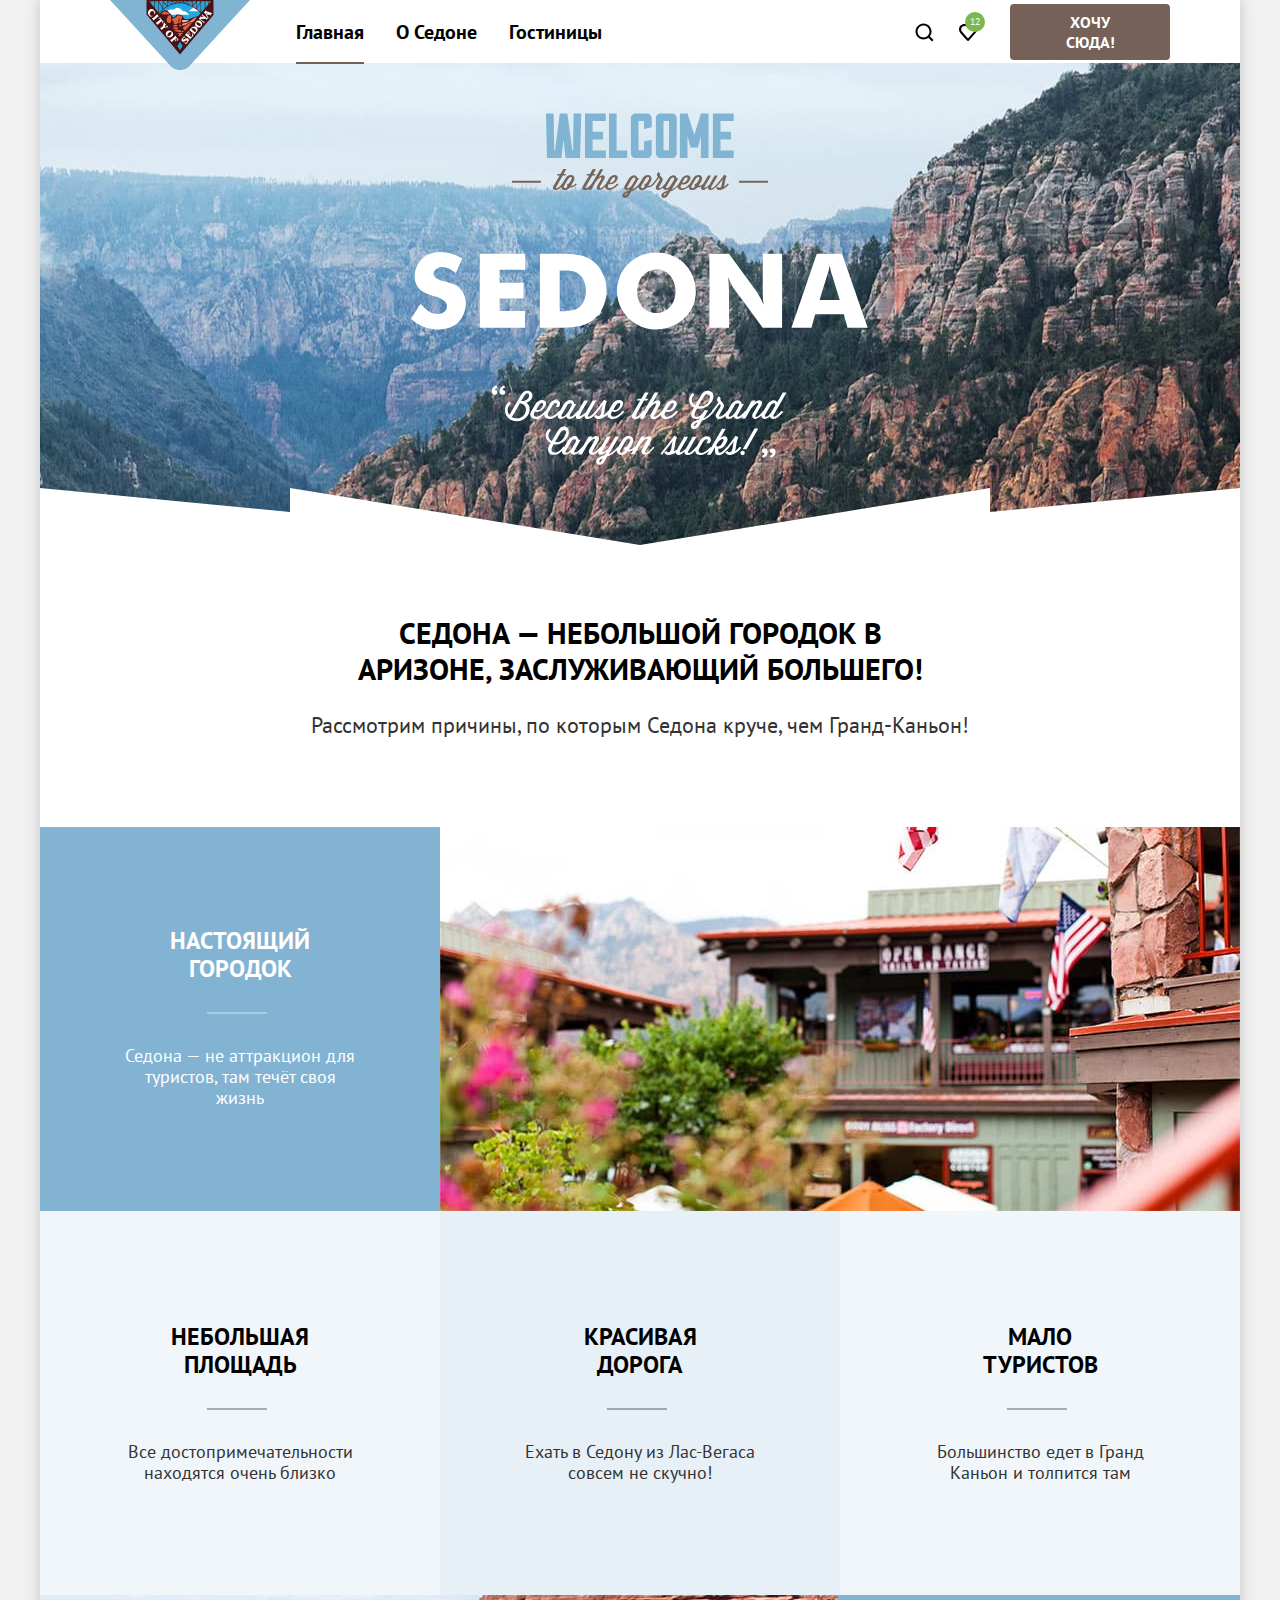
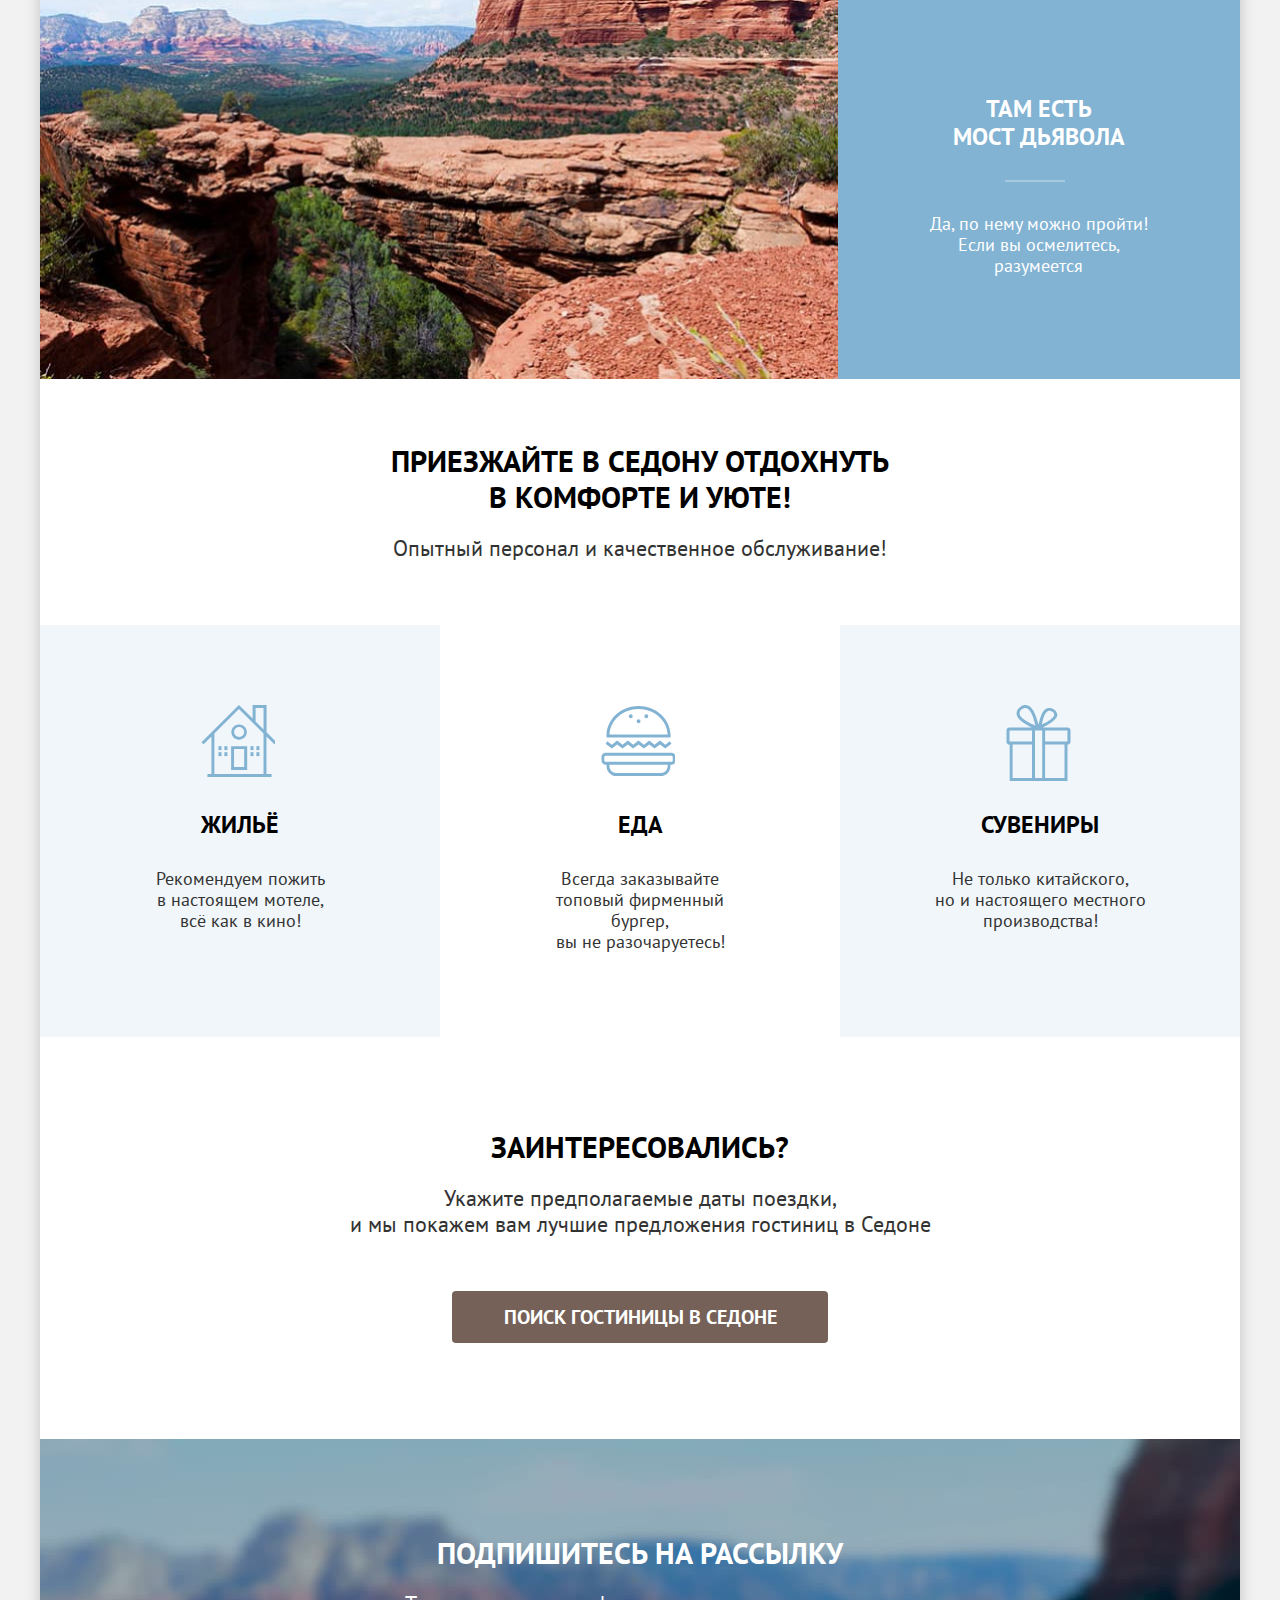
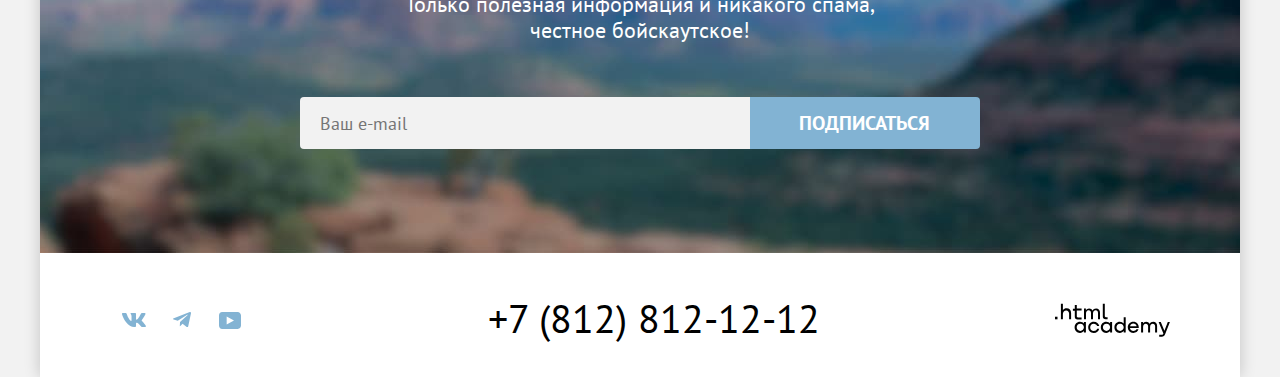
<file: index.html>
<!DOCTYPE html>
<html lang="ru">
  <head>
    <meta charset="utf-8">
    <title>HTML Academy: Седона</title>
    <link rel="icon" type="image/png" sizes="32x32" href="images/favicon.png">
    <link rel="stylesheet" href="styles/styles.css">
  </head>
  <body>
    <div class="page-container">
      <header class="page-header">
        <nav class="main-navigation">
          <a class="navigation-logo" href="#"><img src="images/logo/logo-header.svg" alt="Логотип Седона." width="140" height="70"></a>
          <ul class="navigation-list">
            <li class="navigation-item">
              <a class="navigation-link navigation-link-current" href="index.html">Главная</a>
            </li>
            <li class="navigation-item">
              <a class="navigation-link" href="about.html">О седоне</a>
            </li>
            <li class="navigation-item">
              <a class="navigation-link" href="catalog.html">Гостиницы</a>
            </li>
          </ul>
          <ul class="navigation-list navigation-user">
            <li class="navigation-item">
              <a class="navigation-link" href="#">
                <svg class="navigation-icon" width="20" height="20" viewBox="0 0 20 20" aria-hidden="true" focusable="false" fill="none" xmlns="http://www.w3.org/2000/svg">
                  <path d="M19.5 18.0083L15.8 14.3287C16.8 13.0359 17.5 11.3453 17.5 9.4558C17.5 5.08011 13.9 1.5 9.5 1.5C5.1 1.5 1.5 5.17956 1.5 9.55525C1.5 13.9309 5.1 17.511 9.5 17.511C11.3 17.511 13 16.9144 14.4 15.8204L18.1 19.5L19.5 18.0083ZM9.5 15.5221C6.2 15.5221 3.5 12.837 3.5 9.55525C3.5 6.27348 6.2 3.5884 9.5 3.5884C12.8 3.5884 15.5 6.27348 15.5 9.55525C15.5 12.837 12.8 15.5221 9.5 15.5221Z"/>
                </svg>
                <span class="visually-hidden">Поиск.</span>
              </a>
            </li>
            <li class="navigation-item">
              <a class="navigation-link" href="#">
                <svg class="navigation-icon" width="20" height="20" viewBox="0 0 20 20" aria-hidden="true" focusable="false" fill="none" xmlns="http://www.w3.org/2000/svg">
                  <path d="M9.9 19C9.6 19 9.3 18.9 9.1 18.6C3.7 12.5 2.4 11.1 2.1 10.7C1.4 9.8 1 8.6 1 7.4C1 4.4 3.4 2 6.5 2C7.8 2 9 2.5 10 3.3C11 2.5 12.3 2 13.5 2C16.5 2 19 4.4 19 7.4C19 8.7 18.5 9.9 17.7 10.8L10.7 18.7C10.5 18.9 10.3 19 9.9 19ZM3.9 9.5C4.2 9.9 7.4 13.5 10 16.4L16.2 9.4C16.7 8.9 16.9 8.2 16.9 7.4C16.9 5.6 15.4 4.1 13.6 4.1C12.6 4.1 11.6 4.6 10.9 5.4C10.6 5.7 10.3 5.8 10 5.8C9.7 5.8 9.4 5.6 9.2 5.4C8.5 4.6 7.5 4.1 6.5 4.1C4.7 4.1 3.2 5.6 3.2 7.4C3.1 8.3 3.5 9 3.9 9.5C3.8 9.5 3.8 9.5 3.9 9.5Z"/>
                </svg>
                <span class="visually-hidden">Избранное.</span>
              </a>
              <span class="navigation-link-counter">12</span>
            </li>
            <li class="navigation-item">
              <a class="button navigation-button" href="#">
                Хочу сюда!
              </a>
            </li>
          </ul>
        </nav>
      </header>
      <main class="main-container main-index">
        <section class="main-hero">
          <h1 class="visually-hidden">Седона.</h1>
          <img class="logo" src="images/logo/logo-welcome.svg" width="458" height="352" alt="Логотип города Седона с надписью добро пожаловать.">
        </section>

        <section class="welcome advantages-location">
          <h2 class="welcome-title">Седона — небольшой городок в Аризоне, заслуживающий большего!</h2>
          <p class="welcome-description">Рассмотрим причины, по которым Седона круче, чем Гранд-Каньон!</p>

          <h2 class="visually-hidden">Преимущества места расположения.</h2>
          <ul class="advantages-location-list">
            <li class="advantages-location-item location-item-image">
              <div class="item-container">
                <h3 class="advantages-location-title">Настоящий городок</h3>
                <p class="advantages-location-description">Седона — не аттракцион для туристов, там течёт своя жизнь</p>
              </div>
              <img class="advantages-location-image" src="images/advantages/advantages-photo-1.jpg" width="800" height="384" alt="Вид на бар в городе Седона.">
            </li>
            <li class="advantages-location-item bright-block">
              <div class="item-container item-container-white">
                <h3 class="advantages-location-title title-black">Небольшая площадь</h3>
                <p class="advantages-location-description">Все достопримечательности находятся очень близко</p>
              </div>
            </li>
            <li class="advantages-location-item dark-block">
              <div class="item-container item-container-white">
                <h3 class="advantages-location-title title-black">Красивая дорога</h3>
                <p class="advantages-location-description">Ехать в Седону из Лас-Вегаса совсем не скучно!</p>
              </div>
            </li>
            <li class="advantages-location-item bright-block">
              <div class="item-container item-container-white">
                <h3 class="advantages-location-title title-black">Мало туристов</h3>
                <p class="advantages-location-description">Большинство едет в Гранд Каньон и толпится там</p>
              </div>
            </li>
            <li class="advantages-location-item location-item-image">
              <img class="advantages-location-image" src="images/advantages/advantages-photo-2.jpg" width="800" height="384" alt="Вид на каньон в городе Седона.">
              <div class="item-container">
                <h3 class="advantages-location-title">Там есть<br>мост дьявола</h3>
                <p class="advantages-location-description">Да, по нему можно пройти! Если вы осмелитесь, разумеется</p>
              </div>
            </li>
          </ul>
        </section>

        <section class="about advantages-company">
          <h2 class="about-title">Приезжайте в Седону отдохнуть в комфорте и уюте!</h2>
          <p class="about-description">Опытный персонал и качественное обслуживание!</p>

          <h2 class="visually-hidden">Преимущества компании.</h2>
          <ul class="advantages-company-list">
            <li class="advantages-company-item advantages-accomodation bright-block">
              <h3 class="advantages-company-title ">Жильё</h3>
              <p class="advantages-company-description">Рекомендуем пожить<br>в настоящем мотеле,<br>всё как в кино!</p>
            </li>
            <li class="advantages-company-item advantages-food">
              <h3 class="advantages-company-title">Еда</h3>
              <p class="advantages-company-description">Всегда заказывайте<br>топовый фирменный бургер,<br>вы не разочаруетесь!</p>
            </li>
            <li class="advantages-company-item advantages-souvenirs bright-block">
              <h3 class="advantages-company-title">Сувениры</h3>
              <p class="advantages-company-description">Не только китайского,<br>но и настоящего местного<br>производства!</p>
            </li>
          </ul>
        </section>

        <section class="book-hotel">
          <h2 class="book-hotel-title">Заинтересовались?</h2>
          <p class="book-hotel-description">Укажите предполагаемые даты поездки,<br>и мы покажем вам лучшие предложения гостиниц в Седоне</p>
          <a class="button book-hotel-button" href="catalog.html">Поиск гостиницы в Седоне</a>
        </section>
      </main>

      <footer class="page-footer">
          <section class="subscription">
            <h2 class="subscription-title">Подпишитесь на рассылку</h2>
            <p class="subscription-description">Только полезная информация и никакого спама,<br>честное бойскаутское!</p>
            <form action="https://echo.htmlacademy.ru/" class="subscription-form" method="post">
              <label class="visually-hidden" for="id-input">Ваш E-mail.</label>
              <input class="subscription-field" id="id-input" type="email" name="subscription-email" placeholder="Ваш e-mail">
              <button class="button subscription-button" type="submit">Подписаться</button>
            </form>
          </section>
        <div class="page-footer-container">
          <section class="footer-social">
            <h2 class="visually-hidden">Социальные сети.</h2>
            <ul class="footer-social-list">
              <li class="social-item">
                <a href="https://vk.com/htmlacademy" class="social-link">
                  <svg class="social-icon" aria-hidden="true" focusable="false" width="24" height="14" viewBox="0 0 24 14" fill="none" xmlns="http://www.w3.org/2000/svg">
                    <path fill-rule="evenodd" clip-rule="evenodd" d="M23.45 0.948C23.616 0.402 23.45 0 22.655 0H20.03C19.362 0 19.054 0.347 18.887 0.73C18.887 0.73 17.552 3.926 15.661 6.002C15.049 6.604 14.771 6.795 14.437 6.795C14.27 6.795 14.019 6.604 14.019 6.057V0.948C14.019 0.292 13.835 0 13.279 0H9.151C8.734 0 8.483 0.304 8.483 0.593C8.483 1.214 9.429 1.358 9.526 3.106V6.904C9.526 7.737 9.373 7.888 9.039 7.888C8.149 7.888 5.984 4.677 4.699 1.003C4.45 0.288 4.198 0 3.527 0H0.9C0.15 0 0 0.347 0 0.73C0 1.412 0.89 4.8 4.145 9.281C6.315 12.341 9.37 14 12.153 14C13.822 14 14.028 13.632 14.028 12.997V10.684C14.028 9.947 14.186 9.8 14.715 9.8C15.105 9.8 15.772 9.992 17.33 11.467C19.11 13.216 19.403 14 20.405 14H23.03C23.78 14 24.156 13.632 23.94 12.904C23.702 12.18 22.852 11.129 21.725 9.882C21.113 9.172 20.195 8.407 19.916 8.024C19.527 7.533 19.638 7.314 19.916 6.877C19.916 6.877 23.116 2.451 23.449 0.948H23.45Z"/>
                  </svg>
                  <span class="visually-hidden">Вконтакте.</span>
                </a>
              </li>
              <li class="social-item">
                <a href="https://t.me/htmlacademy" class="social-link">
                  <svg class="social-icon" aria-hidden="true" focusable="false" width="18" height="16" viewBox="0 0 18 16" fill="none" xmlns="http://www.w3.org/2000/svg">
                    <path d="M16.785 0.0992597L0.840489 6.24776C-0.247661 6.68481 -0.241365 7.29184 0.640845 7.56253L4.73445 8.83953L14.2058 2.8637C14.6537 2.59121 15.0629 2.7378 14.7265 3.03636L7.05283 9.96185H7.05103L7.05283 9.96275L6.77045 14.1823C7.18413 14.1823 7.36669 13.9925 7.59871 13.7686L9.58705 11.8351L13.7229 14.89C14.4855 15.31 15.0332 15.0941 15.2229 14.1841L17.9379 1.38885C18.2158 0.274623 17.5126 -0.229883 16.785 0.0992597Z"/>
                  </svg>
                  <span class="visually-hidden">Телеграм.</span>
                </a>
              </li>
              <li class="social-item">
                <a href="https://www.youtube.com/user/htmlacademyru" class="social-link">
                  <svg class="social-icon" aria-hidden="true" focusable="false" width="22" height="17" viewBox="0 0 22 17" fill="none" xmlns="http://www.w3.org/2000/svg">
                    <path d="M18.607 0H3.17413C1.31343 0 0 1.59375 0 3.4V13.4937C0 15.4062 1.31343 17 3.17413 17H18.8259C20.4677 17 22 15.4062 22 13.6V3.4C21.7811 1.59375 20.4677 0 18.607 0ZM7.66169 12.5375V4.4625L14.995 8.5L7.66169 12.5375Z"/>
                  </svg>
                  <span class="visually-hidden">Ютуб.</span>
                </a>
              </li>
            </ul>
          </section>

          <section class="footer-contacts">
            <h2 class="visually-hidden">Контакты.</h2>
            <address class="contacts-adress">
              <a href="tel:88128121212" class="contacts-phone">+7 (812) 812-12-12</a>
            </address>
          </section>

          <section class="footer-logo">
            <h2 class="visually-hidden">HTML academy.</h2>
            <a href="https://htmlacademy.ru/" class="html-link">
              <svg class="html-logo" aria-hidden="true" focusable="false" width="115" height="34" viewBox="0 0 115 34" fill="none" xmlns="http://www.w3.org/2000/svg">
                <path d="M0 13.7232V16.3232H2.5V13.7232H0Z"/>
                <path d="M11.6 5.32324C10 5.32324 8.8 6.02324 8 7.02324H7.9V0.823242H5.9V16.3232H7.9V11.0232C7.9 8.92324 9.2 7.42324 11.2 7.42324C13 7.42324 14.1 8.82324 14.1 10.6232V16.3232H16.1V10.2232C16.2 7.22324 14.3 5.32324 11.6 5.32324Z"/>
                <path d="M26.6 5.62324H21.8V1.92324H19.8V5.72324H17.9V7.72324H19.8V13.7232C19.8 15.4232 20.8 16.4232 22.5 16.4232H26.6V14.4232H22.9C22.2 14.4232 21.8 14.0232 21.8 13.3232V7.62324H26.6V5.62324Z"/>
                <path d="M41.1 5.42324C39.5 5.42324 38.2 6.22324 37.6 7.52324H37.5C36.9 6.32324 35.7 5.42324 34.1 5.42324C32.7 5.42324 31.6 6.22324 31 7.22324H30.9V5.62324H29V16.2232H31V10.8232C31 8.82324 32 7.32324 33.6 7.32324C35.1 7.32324 36 8.32324 36 9.92324V16.2232H38V10.6232C38 8.22324 39.4 7.32324 40.6 7.32324C42.1 7.32324 43 8.32324 43 9.92324V16.2232H45V9.72324C45.1 7.22324 43.6 5.42324 41.1 5.42324Z"/>
                <path d="M47.8 13.5232C47.8 15.2232 48.8 16.2232 50.6 16.2232H52.6V14.2232H50.9C50.2 14.2232 49.8 13.8232 49.8 13.1232V0.823242H47.8V13.5232Z"/>
                <path d="M28.9 20.5232C28 19.4232 26.7 18.7232 25 18.7232C21.9 18.7232 19.6 21.0232 19.6 24.3232C19.6 27.6232 21.9 29.9232 25 29.9232C26.8 29.9232 28 29.1232 28.8 28.0232H28.9V29.6232H30.9V19.0232H28.9V20.5232ZM25.3 27.9232C23.1 27.9232 21.7 26.3232 21.7 24.3232C21.7 22.3232 23.1 20.7232 25.3 20.7232C27.5 20.7232 28.9 22.3232 28.9 24.3232C28.9 26.2232 27.5 27.9232 25.3 27.9232Z"/>
                <path d="M44.2 22.8232C43.7 20.4232 41.6 18.7232 38.8 18.7232C35.4 18.7232 33.2 21.2232 33.2 24.3232C33.2 27.4232 35.4 29.9232 38.8 29.9232C41.6 29.9232 43.7 28.1232 44.2 25.7232H42.1C41.7 27.0232 40.4 28.0232 38.8 28.0232C36.6 28.0232 35.2 26.4232 35.2 24.4232C35.2 22.4232 36.6 20.8232 38.8 20.8232C40.4 20.8232 41.6 21.8232 42.1 23.0232H44.2V22.8232Z"/>
                <path d="M55.1 20.5232C54.2 19.4232 52.9 18.7232 51.2 18.7232C48.1 18.7232 45.8 21.0232 45.8 24.3232C45.8 27.6232 48.1 29.9232 51.2 29.9232C53 29.9232 54.2 29.1232 55 28.0232H55.1V29.6232H57.1V19.0232H55.1V20.5232ZM51.5 27.9232C49.3 27.9232 47.9 26.3232 47.9 24.3232C47.9 22.3232 49.3 20.7232 51.5 20.7232C53.7 20.7232 55.1 22.3232 55.1 24.3232C55.1 26.2232 53.6 27.9232 51.5 27.9232Z"/>
                <path d="M68.7 20.6232C67.8 19.5232 66.5 18.7232 64.8 18.7232C61.7 18.7232 59.4 21.0232 59.4 24.3232C59.4 27.6232 61.6 29.9232 64.8 29.9232C66.5 29.9232 67.8 29.1232 68.6 28.1232H68.7V29.6232H70.7V14.2232H68.7V20.6232ZM65.1 27.9232C62.9 27.9232 61.5 26.3232 61.5 24.3232C61.5 22.3232 62.9 20.7232 65.1 20.7232C67.3 20.7232 68.7 22.3232 68.7 24.3232C68.6 26.3232 67.2 27.9232 65.1 27.9232Z"/>
                <path d="M78.3 18.7232C75 18.7232 72.8 21.2232 72.8 24.3232C72.8 27.3232 74.9 29.9232 78.3 29.9232C80.8 29.9232 82.8 28.6232 83.5 26.3232H81.4C80.9 27.3232 79.8 27.9232 78.4 27.9232C76.5 27.9232 75.1 26.6232 75 25.0232H83.8C84 21.4232 81.8 18.7232 78.3 18.7232ZM78.3 20.6232C80 20.6232 81.3 21.6232 81.6 23.2232H75.1C75.4 21.7232 76.6 20.6232 78.3 20.6232Z"/>
                <path d="M98.2 18.7232C96.6 18.7232 95.3 19.5232 94.6 20.7232H94.5C93.9 19.5232 92.7 18.7232 91.1 18.7232C89.7 18.7232 88.6 19.4232 88 20.5232V19.0232H86.1V29.6232H88.1V24.2232C88.1 22.2232 89.1 20.8232 90.7 20.7232C92.2 20.7232 93.1 21.7232 93.1 23.3232V29.6232H95.1V24.0232C95.1 21.6232 96.5 20.7232 97.7 20.7232C99.2 20.7232 100.1 21.7232 100.1 23.3232V29.6232H102.1V23.1232C102.2 20.5232 100.7 18.7232 98.2 18.7232Z"/>
                <path d="M109.4 27.8232L105.8 18.9232H103.6L108.4 30.5232C108.1 31.4232 107.7 31.7232 106.7 31.7232H104.2V33.7232H106.7C108.5 33.7232 109.5 32.9232 110.2 31.1232L114.9 18.9232H112.8L109.4 27.8232Z"/>
              </svg>
              <span class="visually-hidden">HTML academy.</span>
            </a>
          </section>
        </div>
      </footer>
    </div>
    <div class="modal-container modal-container-close">
      <div class="modal modal-search">
        <button type="button" class="modal-close-button">
          <span class="visually-hidden">Закрыть окно.</span>
        </button>
        <section class="modal-content">
          <h2 class="modal-title">Поиск гостиницы в Седоне</h2>
          <form  class="search-form" action="https://echo.htmlacademy.ru/" method="post">
            <p class="field-group group-check-in">
              <label class="check-label" for="check-in">Дата Заезда:</label>
              <input class="check-field field" type="text" id="check-in" name="check-in" placeholder="27 апреля 2020">
              <span class="date date-error">Мы не можем отправить вас в прошлое.</span>
            </p>
            <p class="field-group group-check-out">
              <label class="check-label" for="check-out">Дата Выезда:</label>
              <input class="check-field field" type="text" id="check-out" name="check-out" placeholder="1 сентября 2023">
              <span class="date date-free">На эти даты есть свободные номера. Пока есть.</span>
            </p>
            <div class="field-people-container">
              <div class="field-group field-group-people">
                <div class="field-people-left">
                  <label class="check-label check-label-people label-adults" for="adults">Взрослые:</label>
                  <div class="field-button-container">
                    <button type="button" class="field-button button-minus">
                      <svg class="button-icon icon-plus" aria-hidden="true" focusable="false" width="14" height="2" viewBox="0 0 14 2" fill="none" xmlns="http://www.w3.org/2000/svg">
                        <path d="M0 0L0 2L14 2V0L0 0Z"/>
                      </svg>
                    </button>
                    <input class="adults-field field" type="number" id="adults" name="adults" placeholder="2">
                    <button type="button" class="field-button button-plus">
                      <svg class="button-icon icon-minus" aria-hidden="true" focusable="false" width="20" height="20" viewBox="0 0 20 20" fill="none" xmlns="http://www.w3.org/2000/svg">
                        <path d="M17 9H11V3H9V9H3V11H9V17H11V11H17V9Z"/>
                      </svg>
                    </button>
                  </div>
                </div>
              </div>
              <div class="field-group field-group-people">
                <div class="field-people-right">
                  <span class="check-label form-label-icon">
                    <label class="check-label check-label-people label-children" for="children">Дети:</label>
                    <span class="tooltip">
                      <button type="button" class="tooltip-toggle" aria-labelledby="tooltip-label-date">
                        <svg class="tooltip-icon" width="26" height="26" viewBox="0 0 26 26" fill="none" xmlns="http://www.w3.org/2000/svg">
                          <circle cx="13" cy="13" r="13"/>
                          <path fill-rule="evenodd" clip-rule="evenodd" d="M12 7H14V9H12V7ZM14 19H12V10H14V19Z" fill="white"/>
                        </svg>
                      </button>
                      <span class="tooltip-text" role="tooltip" id="tooltip-label-date">
                        Укажите количество детей, которые будут с вами, возраст которых от 6 до 18 лет. Дети до 6 лет размещаются бесплатно.
                      </span>
                    </span>
                  </span>
                  <div class="field-button-container">
                    <button type="button" class="field-button button-minus">
                      <svg class="button-icon icon-plus" aria-hidden="true" focusable="false" width="14" height="2" viewBox="0 0 14 2" fill="none" xmlns="http://www.w3.org/2000/svg">
                        <path d="M0 0L0 2L14 2V0L0 0Z"/>
                      </svg>
                    </button>
                    <input class="children-field field" type="number" id="children" name="children" placeholder="2">
                    <button type="button" class="field-button button-plus">
                      <svg class="button-icon icon-minus" aria-hidden="true" focusable="false" width="20" height="20" viewBox="0 0 20 20" fill="none" xmlns="http://www.w3.org/2000/svg">
                        <path d="M17 9H11V3H9V9H3V11H9V17H11V11H17V9Z"/>
                      </svg>
                    </button>
                  </div>
                </div>
              </div>
            </div>
            <button type="submit" class="button search-form-button">Найти</button>
          </form>
        </section>
      </div>
    </div>
  </body>
</html>
</file>
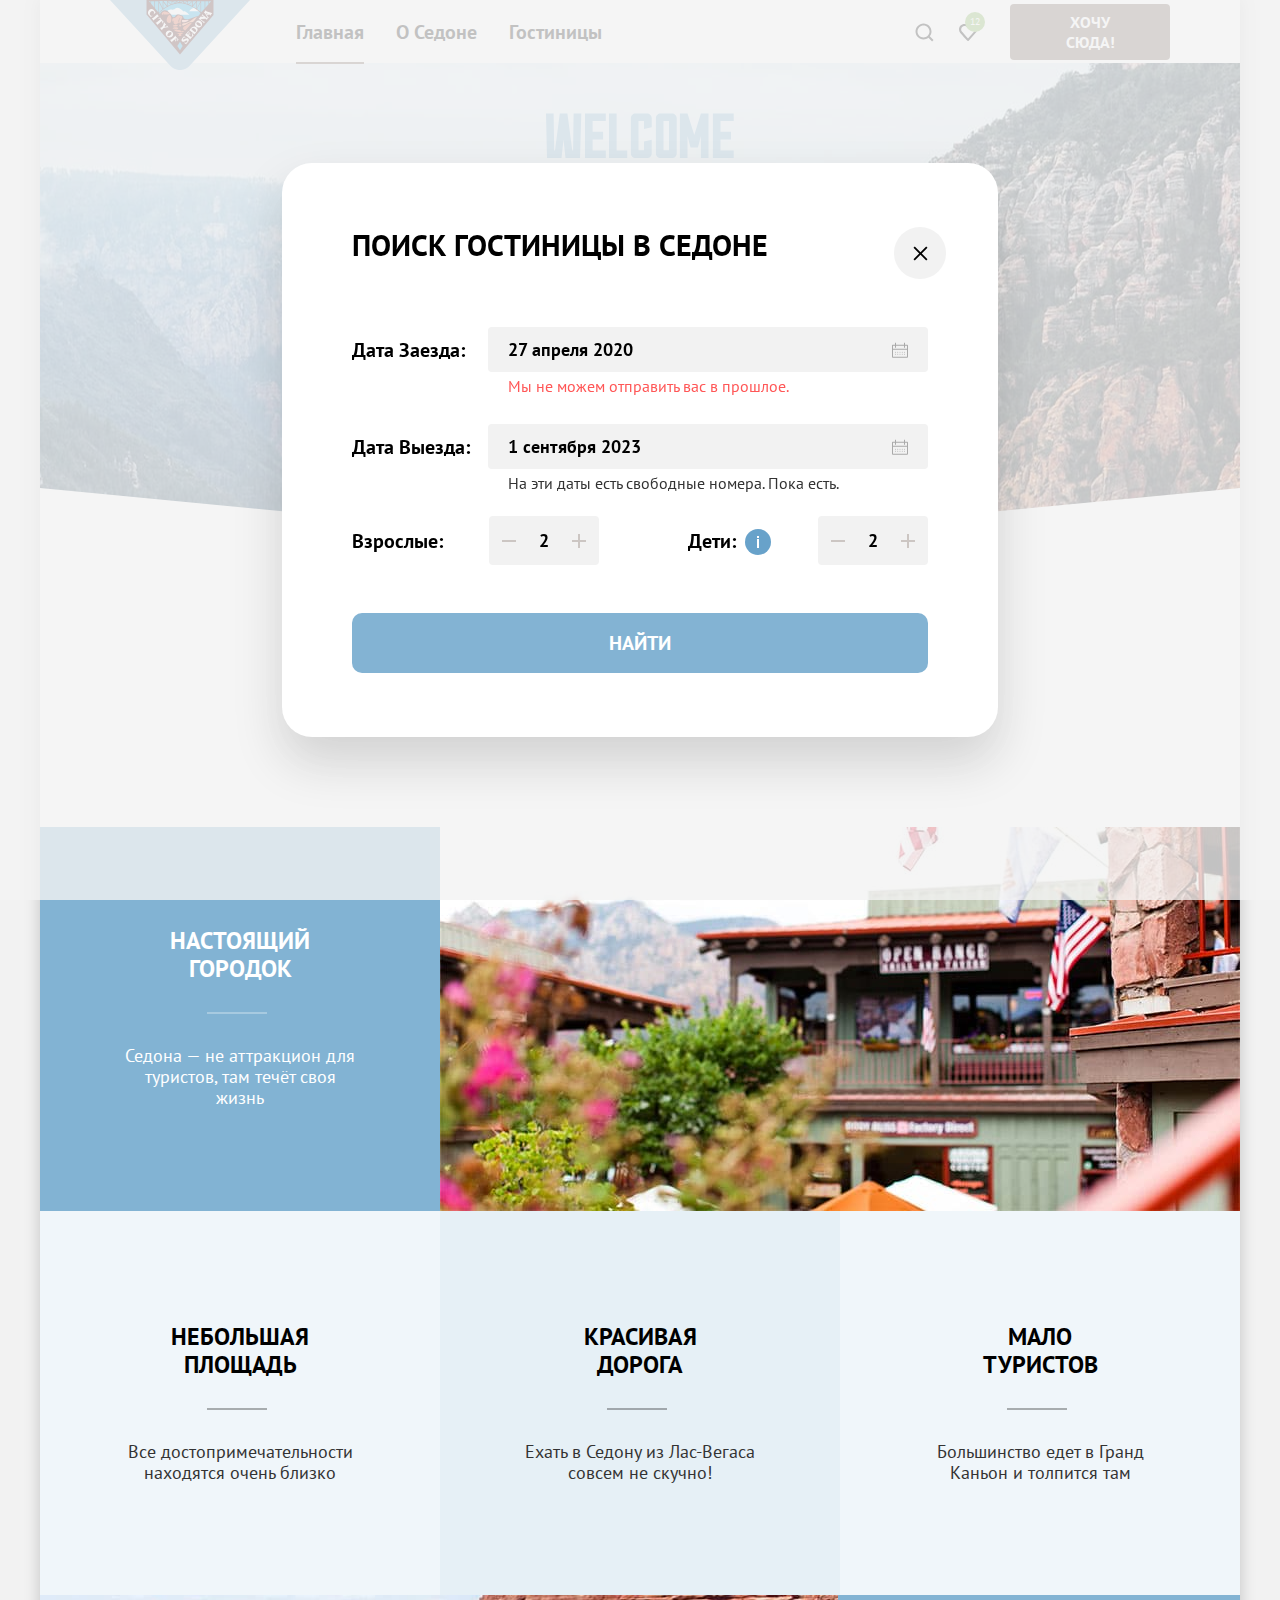
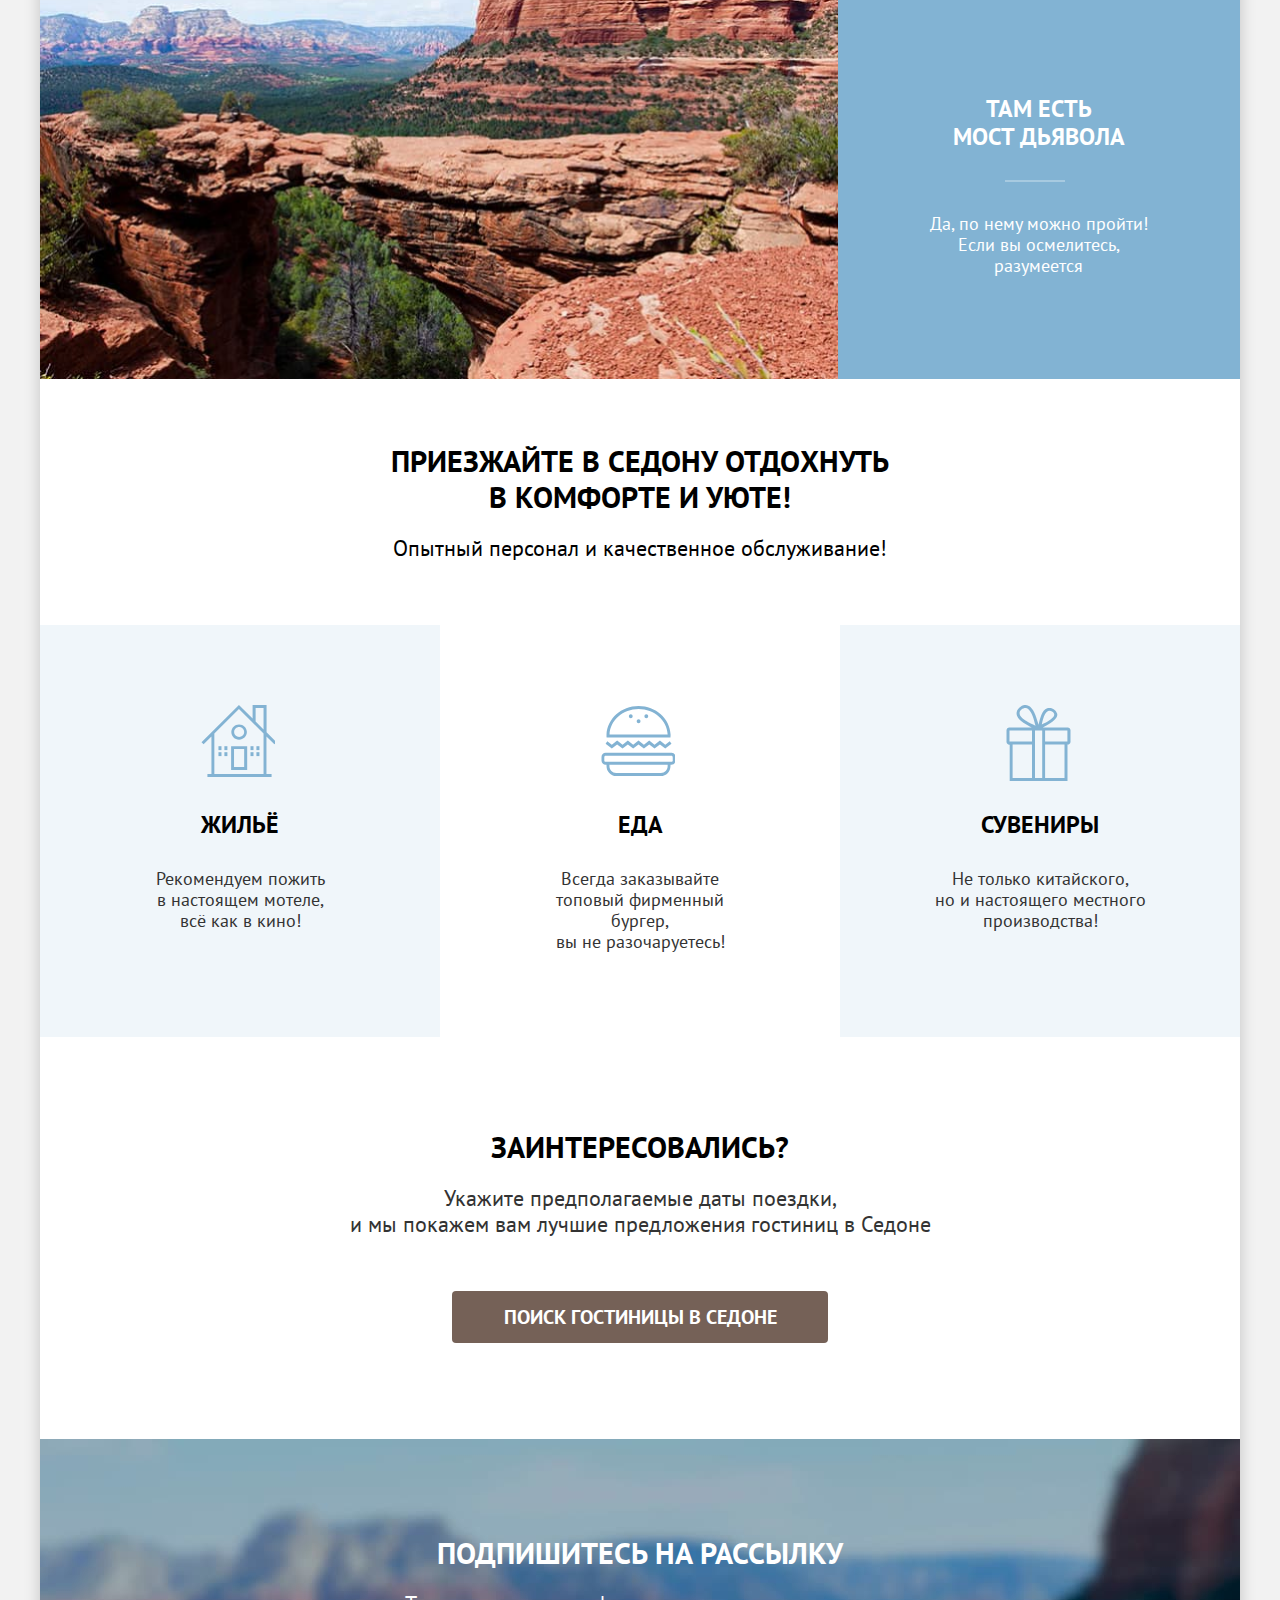
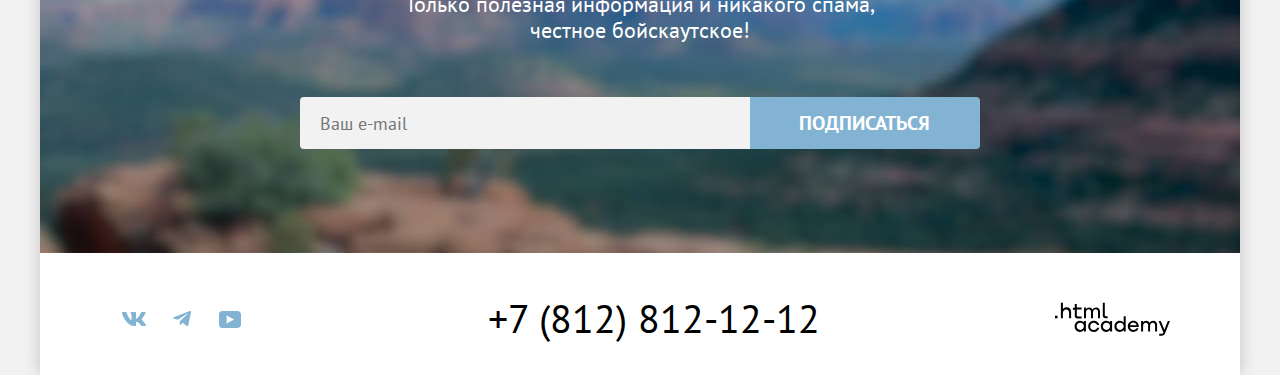
<file: 10/index.html>
<!DOCTYPE html>
<html lang="ru">
  <head>
    <meta charset="utf-8">
    <title>HTML Academy: Седона</title>
    <link rel="icon" type="image/png" sizes="32x32" href="images/favicon.png">
    <link rel="stylesheet" href="styles/styles.css">
    <base href="https://htmlacademy-htmlcss.github.io/2109103-sedona-36/10/">
</head>
  <body>
    <div class="page-container">
      <header class="page-header">
        <nav class="main-navigation">
          <a class="navigation-logo" href="#"><img src="images/logo/logo-header.svg" alt="Логотип Седона." width="140" height="70"></a>
          <ul class="navigation-list">
            <li class="navigation-item">
              <a class="navigation-link navigation-link-current" href="main.html">Главная</a>
            </li>
            <li class="navigation-item">
              <a class="navigation-link" href="about.html">О седоне</a>
            </li>
            <li class="navigation-item">
              <a class="navigation-link" href="catalog.html">Гостиницы</a>
            </li>
          </ul>
          <ul class="navigation-list navigation-user">
            <li class="navigation-item">
              <a class="navigation-link" href="#">
                <svg class="navigation-icon" width="20" height="20" viewBox="0 0 20 20" aria-hidden="true" focusable="false" fill="none" xmlns="http://www.w3.org/2000/svg">
                  <path d="M19.5 18.0083L15.8 14.3287C16.8 13.0359 17.5 11.3453 17.5 9.4558C17.5 5.08011 13.9 1.5 9.5 1.5C5.1 1.5 1.5 5.17956 1.5 9.55525C1.5 13.9309 5.1 17.511 9.5 17.511C11.3 17.511 13 16.9144 14.4 15.8204L18.1 19.5L19.5 18.0083ZM9.5 15.5221C6.2 15.5221 3.5 12.837 3.5 9.55525C3.5 6.27348 6.2 3.5884 9.5 3.5884C12.8 3.5884 15.5 6.27348 15.5 9.55525C15.5 12.837 12.8 15.5221 9.5 15.5221Z"/>
                </svg>
                <span class="visually-hidden">Поиск.</span>
              </a>
            </li>
            <li class="navigation-item">
              <a class="navigation-link" href="#">
                <svg class="navigation-icon" width="20" height="20" viewBox="0 0 20 20" aria-hidden="true" focusable="false" fill="none" xmlns="http://www.w3.org/2000/svg">
                  <path d="M9.9 19C9.6 19 9.3 18.9 9.1 18.6C3.7 12.5 2.4 11.1 2.1 10.7C1.4 9.8 1 8.6 1 7.4C1 4.4 3.4 2 6.5 2C7.8 2 9 2.5 10 3.3C11 2.5 12.3 2 13.5 2C16.5 2 19 4.4 19 7.4C19 8.7 18.5 9.9 17.7 10.8L10.7 18.7C10.5 18.9 10.3 19 9.9 19ZM3.9 9.5C4.2 9.9 7.4 13.5 10 16.4L16.2 9.4C16.7 8.9 16.9 8.2 16.9 7.4C16.9 5.6 15.4 4.1 13.6 4.1C12.6 4.1 11.6 4.6 10.9 5.4C10.6 5.7 10.3 5.8 10 5.8C9.7 5.8 9.4 5.6 9.2 5.4C8.5 4.6 7.5 4.1 6.5 4.1C4.7 4.1 3.2 5.6 3.2 7.4C3.1 8.3 3.5 9 3.9 9.5C3.8 9.5 3.8 9.5 3.9 9.5Z"/>
                </svg>
                <span class="visually-hidden">Избранное.</span>
              </a>
              <span class="navigation-link-counter">12</span>
            </li>
            <li class="navigation-item">
              <a class="button navigation-button" href="#">
                Хочу сюда!
              </a>
            </li>
          </ul>
        </nav>
      </header>
      <main class="main-container main-index">
        <section class="main-hero">
          <h1 class="visually-hidden">Седона.</h1>
          <img class="logo" src="images/logo/logo-welcome.svg" width="458" height="352" alt="Логотип города Седона с надписью добро пожаловать.">
        </section>

        <section class="welcome advantages-location">
          <h2 class="welcome-title">Седона — небольшой городок в Аризоне, заслуживающий большего!</h2>
          <p class="welcome-description">Рассмотрим причины, по которым Седона круче, чем Гранд-Каньон!</p>

          <h2 class="visually-hidden">Преимущества места расположения.</h2>
          <ul class="advantages-location-list">
            <li class="advantages-location-item location-item-image">
              <div class="item-container">
                <h3 class="advantages-location-title">Настоящий городок</h3>
                <p class="advantages-location-description">Седона — не аттракцион для туристов, там течёт своя жизнь</p>
              </div>
              <img class="advantages-location-image" src="images/advantages/advantages-photo-1.jpg" width="800" height="384" alt="Вид на бар в городе Седона.">
            </li>
            <li class="advantages-location-item bright-block">
              <div class="item-container item-container-white">
                <h3 class="advantages-location-title title-black">Небольшая площадь</h3>
                <p class="advantages-location-description">Все достопримечательности находятся очень близко</p>
              </div>
            </li>
            <li class="advantages-location-item dark-block">
              <div class="item-container item-container-white">
                <h3 class="advantages-location-title title-black">Красивая дорога</h3>
                <p class="advantages-location-description">Ехать в Седону из Лас-Вегаса совсем не скучно!</p>
              </div>
            </li>
            <li class="advantages-location-item bright-block">
              <div class="item-container item-container-white">
                <h3 class="advantages-location-title title-black">Мало туристов</h3>
                <p class="advantages-location-description">Большинство едет в Гранд Каньон и толпится там</p>
              </div>
            </li>
            <li class="advantages-location-item location-item-image">
              <img class="advantages-location-image" src="images/advantages/advantages-photo-2.jpg" width="800" height="384" alt="Вид на каньон в городе Седона.">
              <div class="item-container">
                <h3 class="advantages-location-title">Там есть<br>мост дьявола</h3>
                <p class="advantages-location-description">Да, по нему можно пройти! Если вы осмелитесь, разумеется</p>
              </div>
            </li>
          </ul>
        </section>

        <section class="about advantages-company">
          <h2 class="about-title">Приезжайте в Седону отдохнуть в комфорте и уюте!</h2>
          <p class="about-description">Опытный персонал и качественное обслуживание!</p>

          <h2 class="visually-hidden">Преимущества компании.</h2>
          <ul class="advantages-company-list">
            <li class="advantages-company-item advantages-accomodation bright-block">
              <h3 class="advantages-company-title ">Жильё</h3>
              <p class="advantages-company-description">Рекомендуем пожить<br>в настоящем мотеле,<br>всё как в кино!</p>
            </li>
            <li class="advantages-company-item advantages-food">
              <h3 class="advantages-company-title">Еда</h3>
              <p class="advantages-company-description">Всегда заказывайте<br>топовый фирменный бургер,<br>вы не разочаруетесь!</p>
            </li>
            <li class="advantages-company-item advantages-souvenirs bright-block">
              <h3 class="advantages-company-title">Сувениры</h3>
              <p class="advantages-company-description">Не только китайского,<br>но и настоящего местного<br>производства!</p>
            </li>
          </ul>
        </section>

        <section class="book-hotel">
          <h2 class="book-hotel-title">Заинтересовались?</h2>
          <p class="book-hotel-description">Укажите предполагаемые даты поездки,<br>и мы покажем вам лучшие предложения гостиниц в Седоне</p>
          <a class="button book-hotel-button" href="catalog.html">Поиск гостиницы в Седоне</a>
        </section>
      </main>

      <footer class="page-footer">
          <section class="subscription">
            <h2 class="subscription-title">Подпишитесь на рассылку</h2>
            <p class="subscription-description">Только полезная информация и никакого спама,<br>честное бойскаутское!</p>
            <form action="https://echo.htmlacademy.ru/" class="subscription-form" method="post">
              <label class="visually-hidden" for="id-input">Ваш E-mail.</label>
              <input class="subscription-field" id="id-input" type="email" name="subscription-email" placeholder="Ваш e-mail">
              <button class="button subscription-button" type="submit">Подписаться</button>
            </form>
          </section>
        <div class="page-footer-container">
          <section class="footer-social">
            <h2 class="visually-hidden">Социальные сети.</h2>
            <ul class="footer-social-list">
              <li class="social-item">
                <a href="https://vk.com/htmlacademy" class="social-link">
                  <svg class="social-icon" aria-hidden="true" focusable="false" width="24" height="14" viewBox="0 0 24 14" fill="none" xmlns="http://www.w3.org/2000/svg">
                    <path fill-rule="evenodd" clip-rule="evenodd" d="M23.45 0.948C23.616 0.402 23.45 0 22.655 0H20.03C19.362 0 19.054 0.347 18.887 0.73C18.887 0.73 17.552 3.926 15.661 6.002C15.049 6.604 14.771 6.795 14.437 6.795C14.27 6.795 14.019 6.604 14.019 6.057V0.948C14.019 0.292 13.835 0 13.279 0H9.151C8.734 0 8.483 0.304 8.483 0.593C8.483 1.214 9.429 1.358 9.526 3.106V6.904C9.526 7.737 9.373 7.888 9.039 7.888C8.149 7.888 5.984 4.677 4.699 1.003C4.45 0.288 4.198 0 3.527 0H0.9C0.15 0 0 0.347 0 0.73C0 1.412 0.89 4.8 4.145 9.281C6.315 12.341 9.37 14 12.153 14C13.822 14 14.028 13.632 14.028 12.997V10.684C14.028 9.947 14.186 9.8 14.715 9.8C15.105 9.8 15.772 9.992 17.33 11.467C19.11 13.216 19.403 14 20.405 14H23.03C23.78 14 24.156 13.632 23.94 12.904C23.702 12.18 22.852 11.129 21.725 9.882C21.113 9.172 20.195 8.407 19.916 8.024C19.527 7.533 19.638 7.314 19.916 6.877C19.916 6.877 23.116 2.451 23.449 0.948H23.45Z"/>
                  </svg>
                  <span class="visually-hidden">Вконтакте.</span>
                </a>
              </li>
              <li class="social-item">
                <a href="https://t.me/htmlacademy" class="social-link">
                  <svg class="social-icon" aria-hidden="true" focusable="false" width="18" height="16" viewBox="0 0 18 16" fill="none" xmlns="http://www.w3.org/2000/svg">
                    <path d="M16.785 0.0992597L0.840489 6.24776C-0.247661 6.68481 -0.241365 7.29184 0.640845 7.56253L4.73445 8.83953L14.2058 2.8637C14.6537 2.59121 15.0629 2.7378 14.7265 3.03636L7.05283 9.96185H7.05103L7.05283 9.96275L6.77045 14.1823C7.18413 14.1823 7.36669 13.9925 7.59871 13.7686L9.58705 11.8351L13.7229 14.89C14.4855 15.31 15.0332 15.0941 15.2229 14.1841L17.9379 1.38885C18.2158 0.274623 17.5126 -0.229883 16.785 0.0992597Z"/>
                  </svg>
                  <span class="visually-hidden">Телеграм.</span>
                </a>
              </li>
              <li class="social-item">
                <a href="https://www.youtube.com/user/htmlacademyru" class="social-link">
                  <svg class="social-icon" aria-hidden="true" focusable="false" width="22" height="17" viewBox="0 0 22 17" fill="none" xmlns="http://www.w3.org/2000/svg">
                    <path d="M18.607 0H3.17413C1.31343 0 0 1.59375 0 3.4V13.4937C0 15.4062 1.31343 17 3.17413 17H18.8259C20.4677 17 22 15.4062 22 13.6V3.4C21.7811 1.59375 20.4677 0 18.607 0ZM7.66169 12.5375V4.4625L14.995 8.5L7.66169 12.5375Z"/>
                  </svg>
                  <span class="visually-hidden">Ютуб.</span>
                </a>
              </li>
            </ul>
          </section>

          <section class="footer-contacts">
            <h2 class="visually-hidden">Контакты.</h2>
            <address class="contacts-adress">
              <a href="tel:88128121212" class="contacts-phone">+7 (812) 812-12-12</a>
            </address>
          </section>

          <section class="footer-logo">
            <h2 class="visually-hidden">HTML academy.</h2>
            <a href="https://htmlacademy.ru/" class="html-link">
              <svg class="html-logo" aria-hidden="true" focusable="false" width="115" height="34" viewBox="0 0 115 34" fill="none" xmlns="http://www.w3.org/2000/svg">
                <path d="M0 13.7232V16.3232H2.5V13.7232H0Z"/>
                <path d="M11.6 5.32324C10 5.32324 8.8 6.02324 8 7.02324H7.9V0.823242H5.9V16.3232H7.9V11.0232C7.9 8.92324 9.2 7.42324 11.2 7.42324C13 7.42324 14.1 8.82324 14.1 10.6232V16.3232H16.1V10.2232C16.2 7.22324 14.3 5.32324 11.6 5.32324Z"/>
                <path d="M26.6 5.62324H21.8V1.92324H19.8V5.72324H17.9V7.72324H19.8V13.7232C19.8 15.4232 20.8 16.4232 22.5 16.4232H26.6V14.4232H22.9C22.2 14.4232 21.8 14.0232 21.8 13.3232V7.62324H26.6V5.62324Z"/>
                <path d="M41.1 5.42324C39.5 5.42324 38.2 6.22324 37.6 7.52324H37.5C36.9 6.32324 35.7 5.42324 34.1 5.42324C32.7 5.42324 31.6 6.22324 31 7.22324H30.9V5.62324H29V16.2232H31V10.8232C31 8.82324 32 7.32324 33.6 7.32324C35.1 7.32324 36 8.32324 36 9.92324V16.2232H38V10.6232C38 8.22324 39.4 7.32324 40.6 7.32324C42.1 7.32324 43 8.32324 43 9.92324V16.2232H45V9.72324C45.1 7.22324 43.6 5.42324 41.1 5.42324Z"/>
                <path d="M47.8 13.5232C47.8 15.2232 48.8 16.2232 50.6 16.2232H52.6V14.2232H50.9C50.2 14.2232 49.8 13.8232 49.8 13.1232V0.823242H47.8V13.5232Z"/>
                <path d="M28.9 20.5232C28 19.4232 26.7 18.7232 25 18.7232C21.9 18.7232 19.6 21.0232 19.6 24.3232C19.6 27.6232 21.9 29.9232 25 29.9232C26.8 29.9232 28 29.1232 28.8 28.0232H28.9V29.6232H30.9V19.0232H28.9V20.5232ZM25.3 27.9232C23.1 27.9232 21.7 26.3232 21.7 24.3232C21.7 22.3232 23.1 20.7232 25.3 20.7232C27.5 20.7232 28.9 22.3232 28.9 24.3232C28.9 26.2232 27.5 27.9232 25.3 27.9232Z"/>
                <path d="M44.2 22.8232C43.7 20.4232 41.6 18.7232 38.8 18.7232C35.4 18.7232 33.2 21.2232 33.2 24.3232C33.2 27.4232 35.4 29.9232 38.8 29.9232C41.6 29.9232 43.7 28.1232 44.2 25.7232H42.1C41.7 27.0232 40.4 28.0232 38.8 28.0232C36.6 28.0232 35.2 26.4232 35.2 24.4232C35.2 22.4232 36.6 20.8232 38.8 20.8232C40.4 20.8232 41.6 21.8232 42.1 23.0232H44.2V22.8232Z"/>
                <path d="M55.1 20.5232C54.2 19.4232 52.9 18.7232 51.2 18.7232C48.1 18.7232 45.8 21.0232 45.8 24.3232C45.8 27.6232 48.1 29.9232 51.2 29.9232C53 29.9232 54.2 29.1232 55 28.0232H55.1V29.6232H57.1V19.0232H55.1V20.5232ZM51.5 27.9232C49.3 27.9232 47.9 26.3232 47.9 24.3232C47.9 22.3232 49.3 20.7232 51.5 20.7232C53.7 20.7232 55.1 22.3232 55.1 24.3232C55.1 26.2232 53.6 27.9232 51.5 27.9232Z"/>
                <path d="M68.7 20.6232C67.8 19.5232 66.5 18.7232 64.8 18.7232C61.7 18.7232 59.4 21.0232 59.4 24.3232C59.4 27.6232 61.6 29.9232 64.8 29.9232C66.5 29.9232 67.8 29.1232 68.6 28.1232H68.7V29.6232H70.7V14.2232H68.7V20.6232ZM65.1 27.9232C62.9 27.9232 61.5 26.3232 61.5 24.3232C61.5 22.3232 62.9 20.7232 65.1 20.7232C67.3 20.7232 68.7 22.3232 68.7 24.3232C68.6 26.3232 67.2 27.9232 65.1 27.9232Z"/>
                <path d="M78.3 18.7232C75 18.7232 72.8 21.2232 72.8 24.3232C72.8 27.3232 74.9 29.9232 78.3 29.9232C80.8 29.9232 82.8 28.6232 83.5 26.3232H81.4C80.9 27.3232 79.8 27.9232 78.4 27.9232C76.5 27.9232 75.1 26.6232 75 25.0232H83.8C84 21.4232 81.8 18.7232 78.3 18.7232ZM78.3 20.6232C80 20.6232 81.3 21.6232 81.6 23.2232H75.1C75.4 21.7232 76.6 20.6232 78.3 20.6232Z"/>
                <path d="M98.2 18.7232C96.6 18.7232 95.3 19.5232 94.6 20.7232H94.5C93.9 19.5232 92.7 18.7232 91.1 18.7232C89.7 18.7232 88.6 19.4232 88 20.5232V19.0232H86.1V29.6232H88.1V24.2232C88.1 22.2232 89.1 20.8232 90.7 20.7232C92.2 20.7232 93.1 21.7232 93.1 23.3232V29.6232H95.1V24.0232C95.1 21.6232 96.5 20.7232 97.7 20.7232C99.2 20.7232 100.1 21.7232 100.1 23.3232V29.6232H102.1V23.1232C102.2 20.5232 100.7 18.7232 98.2 18.7232Z"/>
                <path d="M109.4 27.8232L105.8 18.9232H103.6L108.4 30.5232C108.1 31.4232 107.7 31.7232 106.7 31.7232H104.2V33.7232H106.7C108.5 33.7232 109.5 32.9232 110.2 31.1232L114.9 18.9232H112.8L109.4 27.8232Z"/>
              </svg>
              <span class="visually-hidden">HTML academy.</span>
            </a>
          </section>
        </div>
      </footer>
    </div>
    <div class="modal-container">
      <div class="modal modal-search">
        <button type="button" class="modal-close-button">
          <span class="visually-hidden">Закрыть окно.</span>
        </button>
        <section class="modal-content">
          <h2 class="modal-title">Поиск гостиницы в Седоне</h2>
          <form  class="search-form" action="https://echo.htmlacademy.ru/" method="post">
            <p class="field-group group-check-in">
              <label class="check-label" for="check-in">Дата Заезда:</label>
              <input class="check-field field" type="text" id="check-in" name="check-in" placeholder="27 апреля 2020">
              <span class="date date-error">Мы не можем отправить вас в прошлое.</span>
            </p>
            <p class="field-group group-check-out">
              <label class="check-label" for="check-out">Дата Выезда:</label>
              <input class="check-field field" type="text" id="check-out" name="check-out" placeholder="1 сентября 2023">
              <span class="date date-free">На эти даты есть свободные номера. Пока есть.</span>
            </p>
            <div class="field-people-container">
              <div class="field-group field-group-people">
                <div class="field-people-left">
                  <label class="check-label check-label-people label-adults" for="adults">Взрослые:</label>
                  <div class="field-button-container">
                    <button type="button" class="field-button button-minus">
                      <svg class="button-icon icon-plus" aria-hidden="true" focusable="false" width="14" height="2" viewBox="0 0 14 2" fill="none" xmlns="http://www.w3.org/2000/svg">
                        <path d="M0 0L0 2L14 2V0L0 0Z"/>
                      </svg>
                    </button>
                    <input class="adults-field field" type="number" id="adults" name="adults" placeholder="2">
                    <button type="button" class="field-button button-plus">
                      <svg class="button-icon icon-minus" aria-hidden="true" focusable="false" width="20" height="20" viewBox="0 0 20 20" fill="none" xmlns="http://www.w3.org/2000/svg">
                        <path d="M17 9H11V3H9V9H3V11H9V17H11V11H17V9Z"/>
                      </svg>
                    </button>
                  </div>
                </div>
              </div>
              <div class="field-group field-group-people">
                <div class="field-people-right">
                  <span class="check-label form-label-icon">
                    <label class="check-label check-label-people label-children" for="children">Дети:</label>
                    <span class="tooltip">
                      <button type="button" class="tooltip-toggle" aria-labelledby="tooltip-label-date">
                        <svg class="tooltip-icon" width="26" height="26" viewBox="0 0 26 26" fill="none" xmlns="http://www.w3.org/2000/svg">
                          <circle cx="13" cy="13" r="13"/>
                          <path fill-rule="evenodd" clip-rule="evenodd" d="M12 7H14V9H12V7ZM14 19H12V10H14V19Z" fill="white"/>
                        </svg>
                      </button>
                      <span class="tooltip-text" role="tooltip" id="tooltip-label-date">
                        Укажите количество детей, которые будут с вами, возраст которых от 6 до 18 лет. Дети до 6 лет размещаются бесплатно.
                      </span>
                    </span>
                  </span>
                  <div class="field-button-container">
                    <button type="button" class="field-button button-minus">
                      <svg class="button-icon icon-plus" aria-hidden="true" focusable="false" width="14" height="2" viewBox="0 0 14 2" fill="none" xmlns="http://www.w3.org/2000/svg">
                        <path d="M0 0L0 2L14 2V0L0 0Z"/>
                      </svg>
                    </button>
                    <input class="children-field field" type="number" id="children" name="children" placeholder="2">
                    <button type="button" class="field-button button-plus">
                      <svg class="button-icon icon-minus" aria-hidden="true" focusable="false" width="20" height="20" viewBox="0 0 20 20" fill="none" xmlns="http://www.w3.org/2000/svg">
                        <path d="M17 9H11V3H9V9H3V11H9V17H11V11H17V9Z"/>
                      </svg>
                    </button>
                  </div>
                </div>
              </div>
            </div>
            <button type="submit" class="button search-form-button">Найти</button>
          </form>
        </section>
      </div>
    </div>
  </body>
</html>
</file>
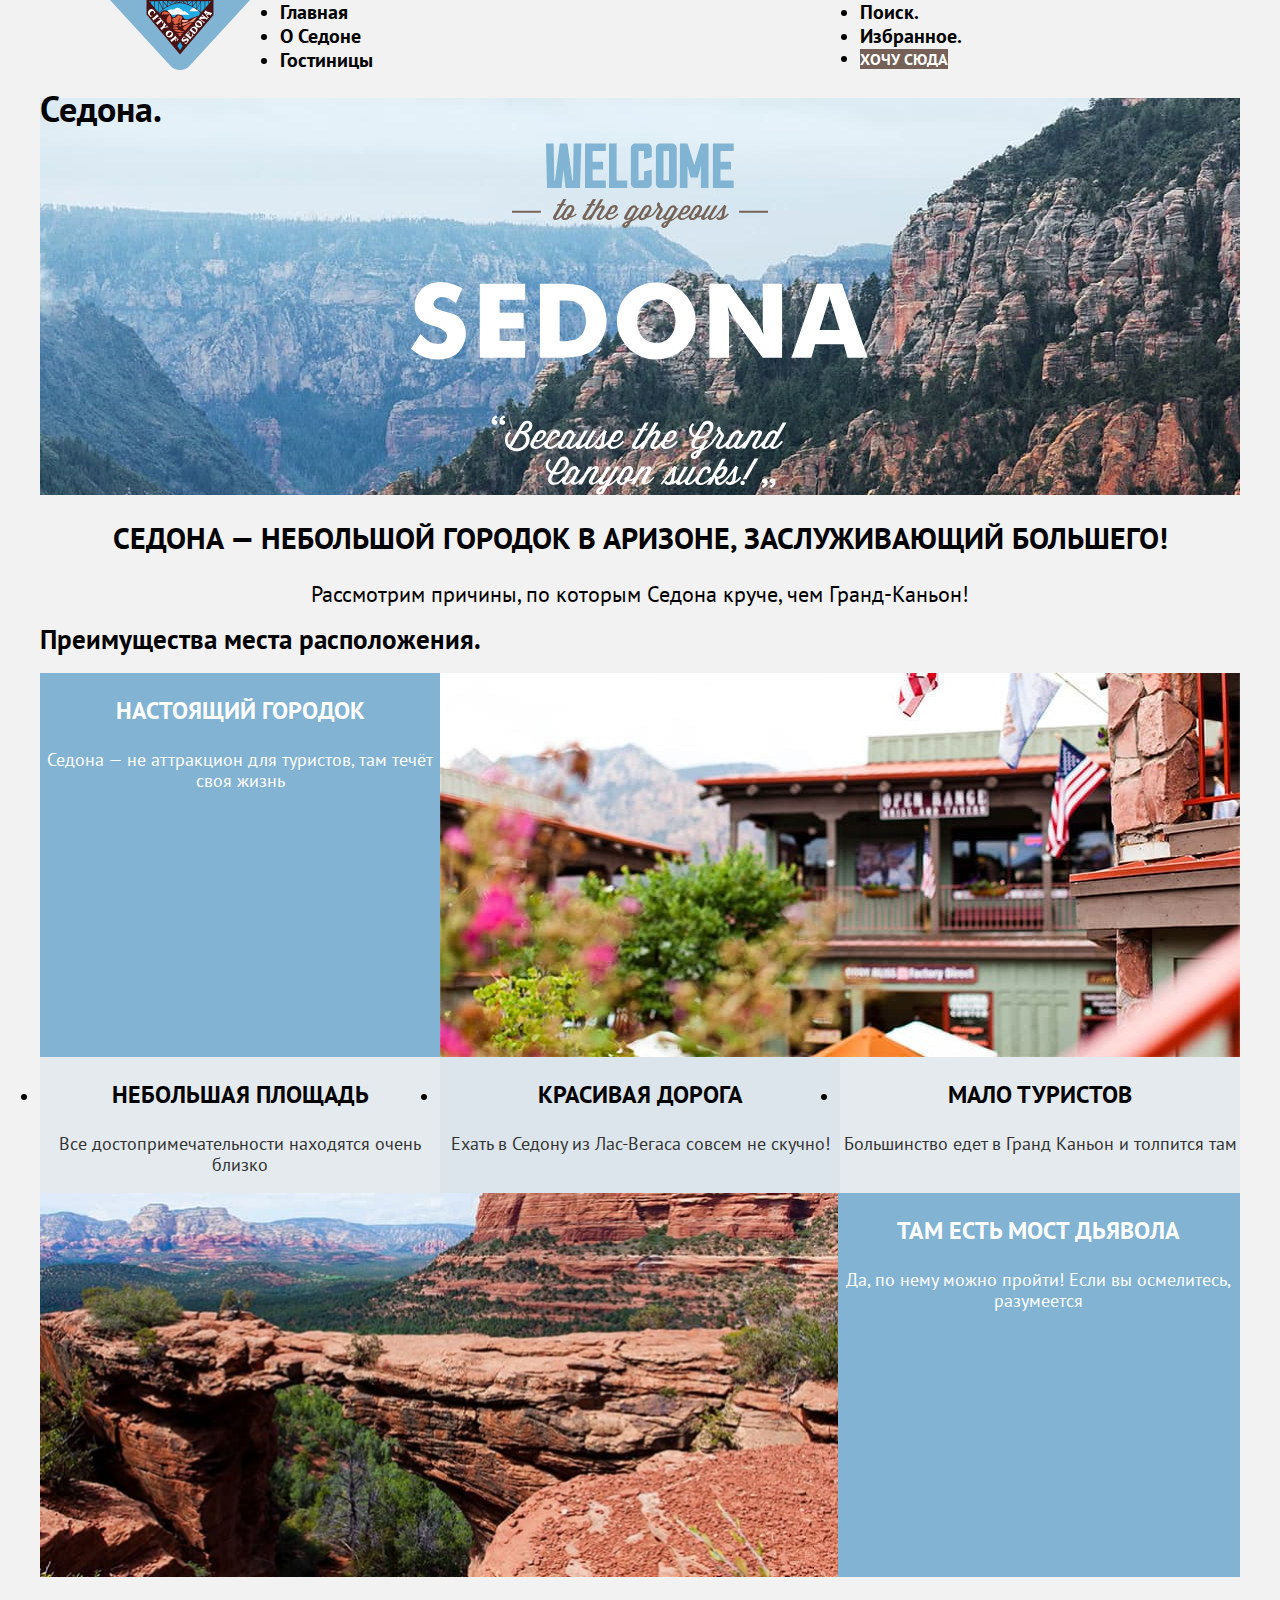
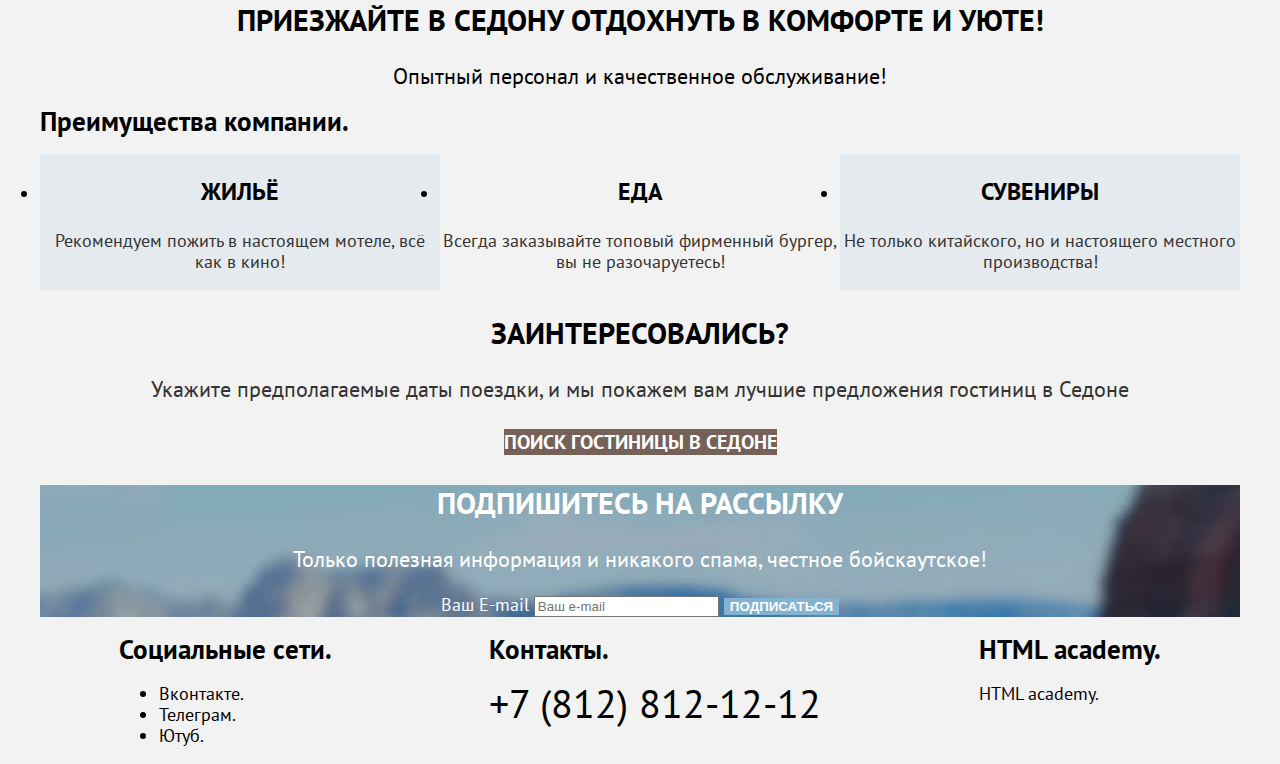
<file: 5/index.html>
<!DOCTYPE html>
<html lang="ru">
  <head>
    <meta charset="utf-8">
    <title>HTML Academy: Седона</title>
    <link rel="stylesheet" href="styles/styles.css">
    <base href="https://htmlacademy-htmlcss.github.io/2109103-sedona-36/5/">
</head>
  <body>
    <header class="page-header">
      <nav class="main-navigation">
        <a class="navigation-logo" href="#"><img src="images/logo/logo-header.svg" alt="Логотип Седона." width="140" height="70"></a>
        <ul class="navigation-list">
          <li class="navigation-item">
            <a class="navigation-link" href="main.html">Главная</a>
          </li>
          <li class="navigation-item">
            <a class="navigation-link" href="about.html">О седоне</a>
          </li>
          <li class="navigation-item">
            <a class="navigation-link" href="hotels.html">Гостиницы</a>
          </li>
        </ul>
        <ul class="navigation-list navigation-user">
          <li class="navigation-item">
            <a class="navigation-link" href="#">
              <span class="visually-hidden">Поиск.</span>
            </a>
          </li>
          <li class="navigation-item">
            <a class="navigation-link" href="#">
              <span class="visually-hidden">Избранное.</span>
            </a>
          </li>
          <li class="navigation-item">
            <a class="button navigation-button" href="#">
              Хочу сюда
            </a>
          </li>
        </ul>
      </nav>
    </header>
    <main class="main-container main-index">
      <div class="page-container">
      <section class="main-hero">
        <h1 class="visually-hidden">Седона.</h1>
        <img class="logo" src="images/logo/logo-welcome.svg" width="458" height="352" alt="Логотип города Седона с надписью добро пожаловать.">
      </section>


        <section class="welcome">
          <h2 class="welcome-title">Седона — небольшой городок в Аризоне, заслуживающий большего!</h2>
          <p class="welcome-description">Рассмотрим причины, по которым Седона круче, чем Гранд-Каньон!</p>
        </section>

        <section class="advantages-location">
          <h2 class="visually-hidden">Преимущества места расположения.</h2>
          <ul class="advantages-location-list">
            <li class="advantages-location-item location-item-image">
              <div class="item-container">
                <h3 class="advantages-location-title">Настоящий городок</h3>
                <p class="advantages-location-description">Седона — не аттракцион для туристов, там течёт своя жизнь</p>
              </div>
              <img class="advantages-location-image" src="images/advantages/advantages-photo-1.jpg" width="800" height="384" alt="Вид на бар в городе Седона.">
            </li>
            <li class="advantages-location-item bright-block">
              <h3 class="advantages-location-title">Небольшая площадь</h3>
              <p class="advantages-location-description">Все достопримечательности находятся очень близко</p>
            </li>
            <li class="advantages-location-item dark-block">
              <h3 class="advantages-location-title">Красивая дорога</h3>
              <p class="advantages-location-description">Ехать в Седону из Лас-Вегаса совсем не скучно!</p>
            </li>
            <li class="advantages-location-item bright-block">
              <h3 class="advantages-location-title">Мало туристов</h3>
              <p class="advantages-location-description">Большинство едет в Гранд Каньон и толпится там</p>
            </li>
            <li class="advantages-location-item location-item-image">
              <img class="advantages-location-image" src="images/advantages/advantages-photo-2.jpg" width="800" height="384" alt="Вид на каньон в городе Седона.">
              <div class="item-container">
                <h3 class="advantages-location-title">Там есть мост дьявола</h3>
                <p class="advantages-location-description">Да, по нему можно пройти! Если вы осмелитесь, разумеется</p>
              </div>
            </li>
          </ul>
        </section>

        <section class="about">
          <h2 class="about-title">Приезжайте в Седону отдохнуть в комфорте и уюте!</h2>
          <p class="about-description">Опытный персонал и качественное обслуживание!</p>
        </section>

        <section class="advantages-company">
          <h2 class="visually-hidden">Преимущества компании.</h2>
          <ul class="advantages-company-list">
            <li class="advantages-company-item bright-block">
              <h3 class="advantages-company-title">Жильё</h3>
              <p class="advantages-company-description">Рекомендуем пожить в настоящем мотеле, всё как в кино!</p>
            </li>
            <li class="advantages-company-item">
              <h3 class="advantages-company-title">Еда</h3>
              <p class="advantages-company-description">Всегда заказывайте топовый фирменный бургер, вы не разочаруетесь!</p>
            </li>
            <li class="advantages-company-item bright-block">
              <h3 class="advantages-company-title">Сувениры</h3>
              <p class="advantages-company-description">Не только китайского, но и настоящего местного производства!</p>
            </li>
          </ul>
        </section>

        <section class="book-hotel">
          <h2 class="book-hotel-title">Заинтересовались?</h2>
          <p class="book-hotel-description">Укажите предполагаемые даты поездки, и мы покажем вам лучшие предложения гостиниц в Седоне</p>
          <a class="button book-hotel-button" href="#">Поиск гостиницы в Седоне</a>
        </section>
        </div>
      </main>

      <footer class="page-footer">
        <div class="subscribe-container">
          <section class="subscription">
            <h2 class="subscription-title">Подпишитесь на рассылку</h2>
            <p class="subscription-description">Только полезная информация и никакого спама, честное бойскаутское!</p>
            <form action="https://echo.htmlacademy.ru/" class="subscription-form" method="post">
              <label class="visually-hidden" for="id-input">Ваш E-mail</label>
              <input id="id-input" type="email" name="subscription-email" placeholder="Ваш e-mail">
              <button class="button subscription-button" type="submit">Подписаться</button>
            </form>
          </section>
        </div>
        <div class="page-footer-container">
          <section class="footer-social">
            <h2 class="visually-hidden">Социальные сети.</h2>
            <ul class="footer-social-list">
              <li class="social-item">
                <a href="https://vk.com/htmlacademy" class="social-link">
                  <span class="visually-hidden">Вконтакте.</span>
                </a>
              </li>
              <li class="social-item">
                <a href="https://t.me/htmlacademy" class="social-link">
                  <span class="visually-hidden">Телеграм.</span>
                </a>
              </li>
              <li class="social-item">
                <a href="https://www.youtube.com/user/htmlacademyru" class="social-link">
                  <span class="visually-hidden">Ютуб.</span>
                </a>
              </li>
            </ul>
          </section>

          <section class="footer-contacts">
            <h2 class="visually-hidden">Контакты.</h2>
            <address class="contacts-adress">
              <a href="tel:88128121212" class="contacts-phone">+7 (812) 812-12-12</a>
            </address>
          </section>

          <section class="footer-logo">
            <h2 class="visually-hidden">HTML academy.</h2>
            <a href="https://htmlacademy.ru/" class="html-link">
              <span class="visually-hidden">HTML academy.</span>
            </a>
          </section>
        </div>
      </footer>
    </div>
  </body>
</html>
</file>
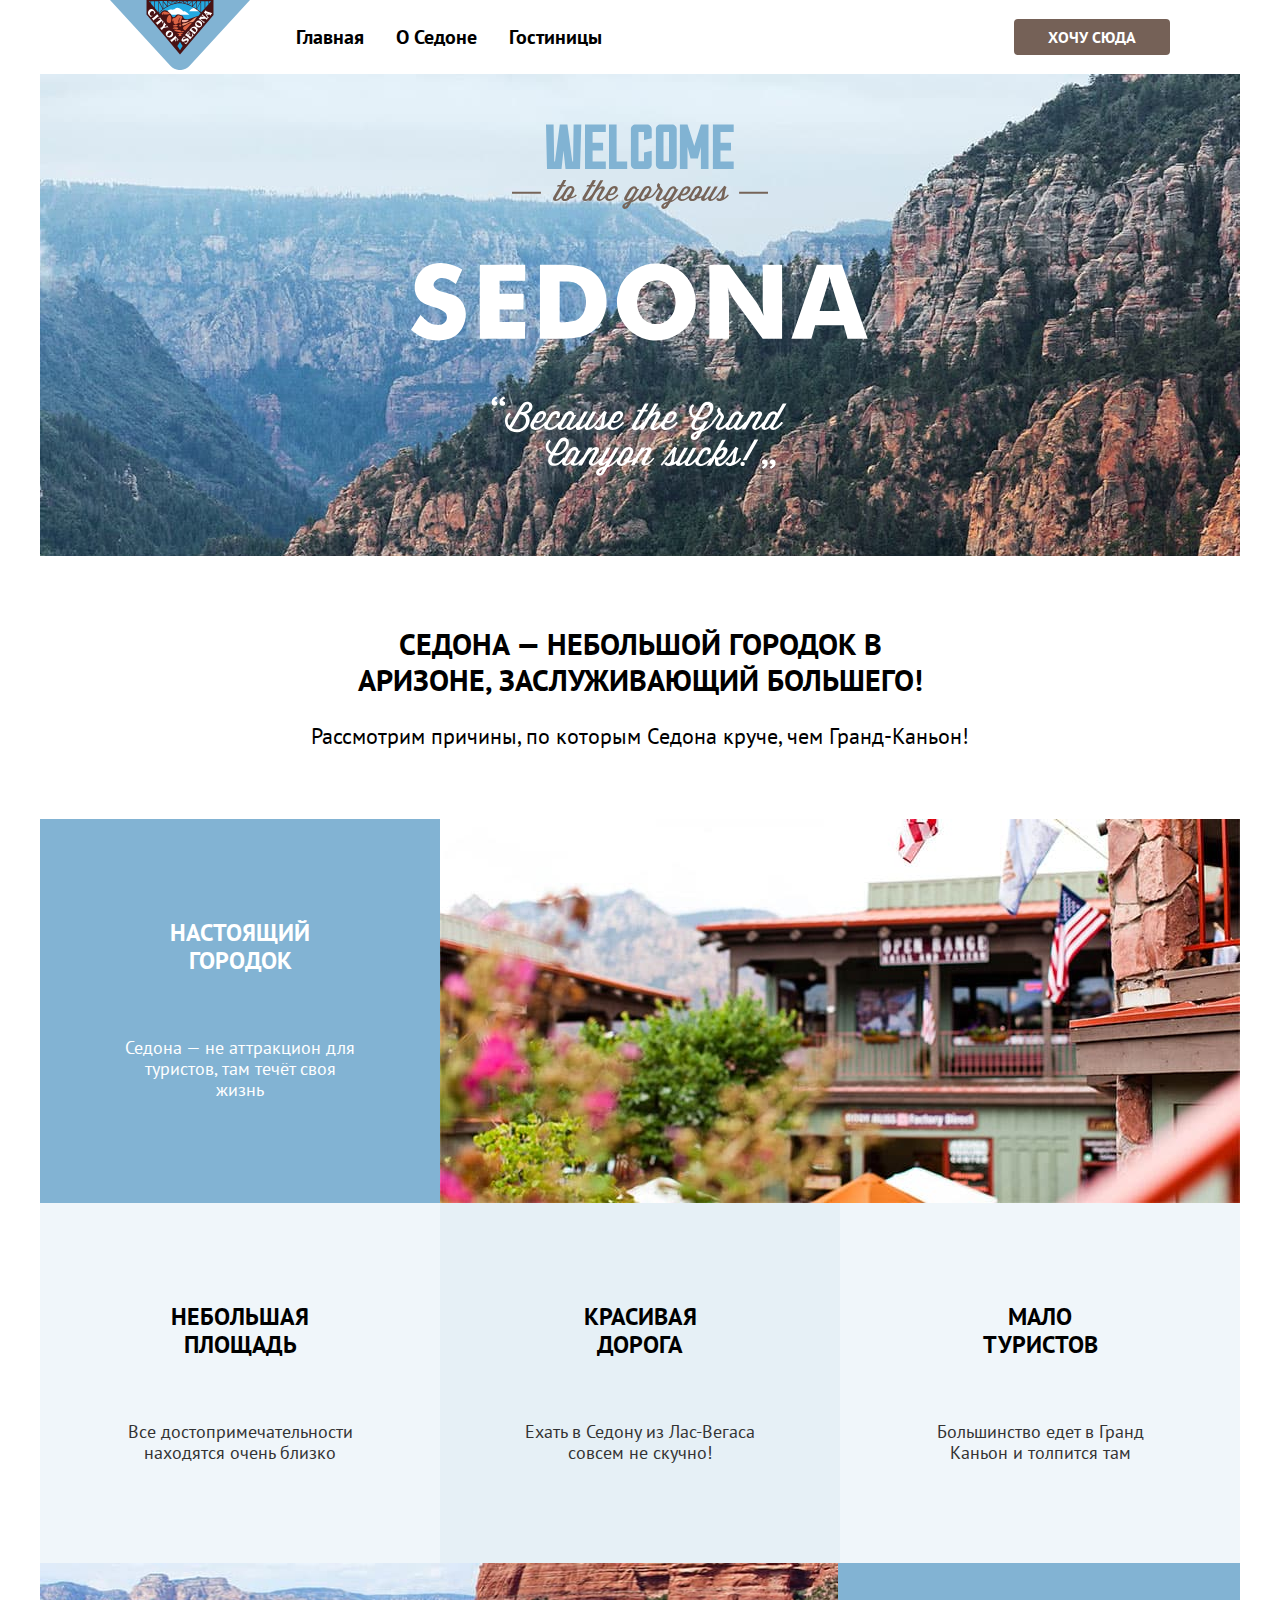
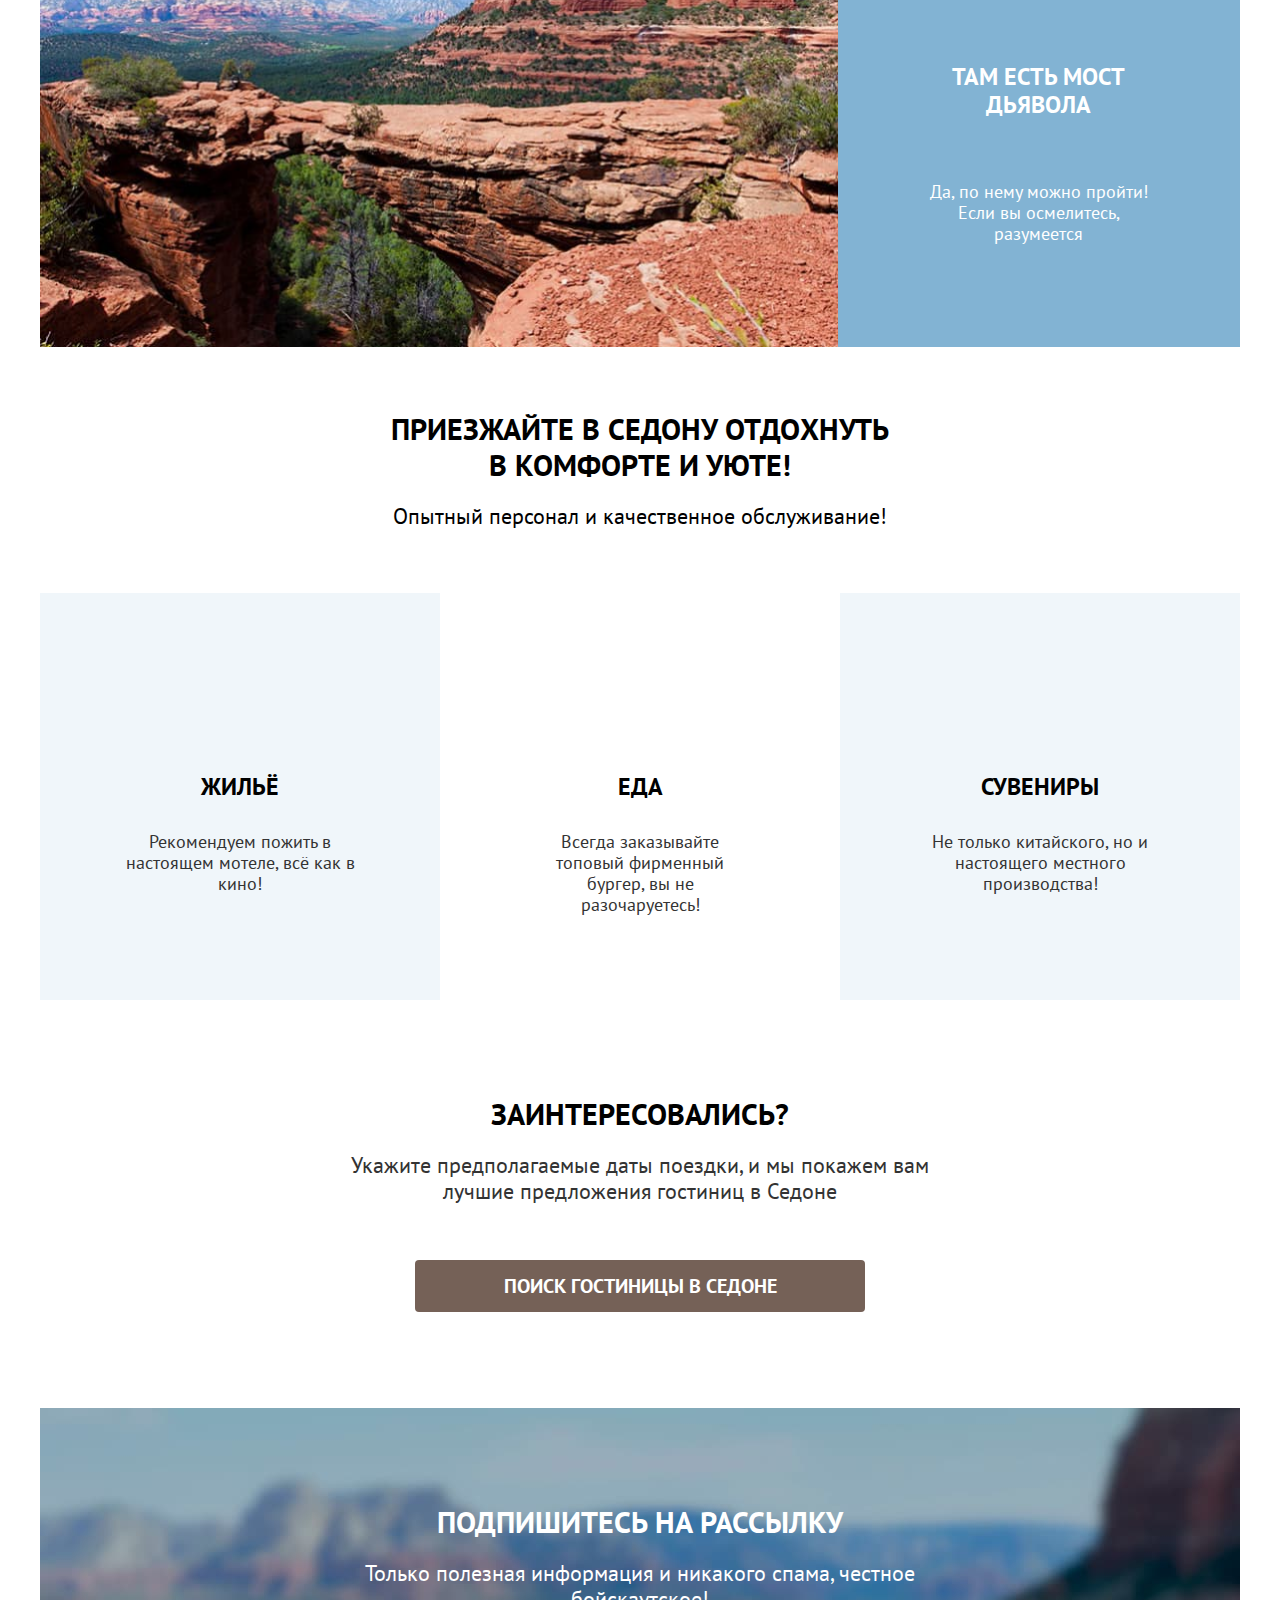
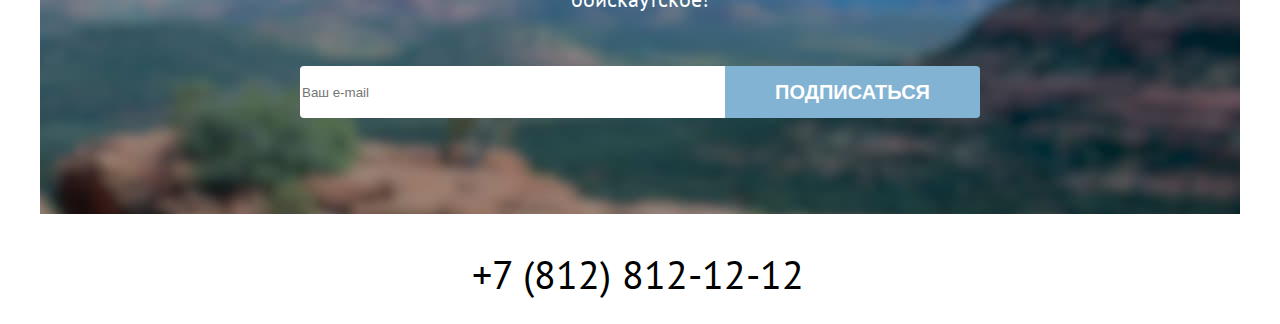
<file: 6/index.html>
<!DOCTYPE html>
<html lang="ru">
  <head>
    <meta charset="utf-8">
    <title>HTML Academy: Седона</title>
    <link rel="stylesheet" href="styles/styles.css">
    <base href="https://htmlacademy-htmlcss.github.io/2109103-sedona-36/6/">
</head>
  <body>
    <div class="page-container">
      <header class="page-header">
        <nav class="main-navigation">
          <a class="navigation-logo" href="#"><img src="images/logo/logo-header.svg" alt="Логотип Седона." width="140" height="70"></a>
          <ul class="navigation-list">
            <li class="navigation-item">
              <a class="navigation-link" href="main.html">Главная</a>
            </li>
            <li class="navigation-item">
              <a class="navigation-link" href="about.html">О седоне</a>
            </li>
            <li class="navigation-item">
              <a class="navigation-link" href="catalog.html">Гостиницы</a>
            </li>
          </ul>
          <ul class="navigation-list navigation-user">
            <li class="navigation-item">
              <a class="navigation-link" href="#">
                <span class="visually-hidden">Поиск.</span>
              </a>
            </li>
            <li class="navigation-item">
              <a class="navigation-link" href="#">
                <span class="visually-hidden">Избранное.</span>
              </a>
            </li>
            <li class="navigation-item navigation-button-container">
              <a class="button navigation-button" href="#">
                Хочу сюда
              </a>
            </li>
          </ul>
        </nav>
      </header>
      <main class="main-container main-index">
        <section class="main-hero">
          <h1 class="visually-hidden">Седона.</h1>
          <img class="logo" src="images/logo/logo-welcome.svg" width="458" height="352" alt="Логотип города Седона с надписью добро пожаловать.">
        </section>

        <section class="welcome advantages-location">
          <h2 class="welcome-title">Седона — небольшой городок в Аризоне, заслуживающий большего!</h2>
          <p class="welcome-description">Рассмотрим причины, по которым Седона круче, чем Гранд-Каньон!</p>

          <h2 class="visually-hidden">Преимущества места расположения.</h2>
          <ul class="advantages-location-list">
            <li class="advantages-location-item location-item-image">
              <div class="item-container">
                <h3 class="advantages-location-title">Настоящий городок</h3>
                <p class="advantages-location-description">Седона — не аттракцион для туристов, там течёт своя жизнь</p>
              </div>
              <img class="advantages-location-image" src="images/advantages/advantages-photo-1.jpg" width="800" height="384" alt="Вид на бар в городе Седона.">
            </li>
            <li class="advantages-location-item bright-block">
              <div class="item-container">
                <h3 class="advantages-location-title">Небольшая площадь</h3>
                <p class="advantages-location-description">Все достопримечательности находятся очень близко</p>
              </div>
            </li>
            <li class="advantages-location-item dark-block">
              <div class="item-container">
                <h3 class="advantages-location-title">Красивая дорога</h3>
                <p class="advantages-location-description">Ехать в Седону из Лас-Вегаса совсем не скучно!</p>
              </div>
            </li>
            <li class="advantages-location-item bright-block">
              <div class="item-container">
                <h3 class="advantages-location-title">Мало туристов</h3>
                <p class="advantages-location-description">Большинство едет в Гранд Каньон и толпится там</p>
              </div>
            </li>
            <li class="advantages-location-item location-item-image">
              <img class="advantages-location-image" src="images/advantages/advantages-photo-2.jpg" width="800" height="384" alt="Вид на каньон в городе Седона.">
              <div class="item-container">
                <h3 class="advantages-location-title">Там есть мост дьявола</h3>
                <p class="advantages-location-description">Да, по нему можно пройти! Если вы осмелитесь, разумеется</p>
              </div>
            </li>
          </ul>
        </section>

        <section class="about advantages-company">
          <h2 class="about-title">Приезжайте в Седону отдохнуть в комфорте и уюте!</h2>
          <p class="about-description">Опытный персонал и качественное обслуживание!</p>

          <h2 class="visually-hidden">Преимущества компании.</h2>
          <ul class="advantages-company-list">
            <li class="advantages-company-item bright-block">
              <h3 class="advantages-company-title">Жильё</h3>
              <p class="advantages-company-description">Рекомендуем пожить в настоящем мотеле, всё как в кино!</p>
            </li>
            <li class="advantages-company-item">
              <h3 class="advantages-company-title">Еда</h3>
              <p class="advantages-company-description">Всегда заказывайте топовый фирменный бургер, вы не разочаруетесь!</p>
            </li>
            <li class="advantages-company-item bright-block">
              <h3 class="advantages-company-title">Сувениры</h3>
              <p class="advantages-company-description">Не только китайского, но и настоящего местного производства!</p>
            </li>
          </ul>
        </section>

        <section class="book-hotel">
            <h2 class="book-hotel-title">Заинтересовались?</h2>
            <p class="book-hotel-description">Укажите предполагаемые даты поездки, и мы покажем вам лучшие предложения гостиниц в Седоне</p>
            <a class="button book-hotel-button" href="catalog.html">Поиск гостиницы в Седоне</a>
        </section>
      </main>

      <footer class="page-footer">
          <section class="subscription">
            <h2 class="subscription-title">Подпишитесь на рассылку</h2>
            <p class="subscription-description">Только полезная информация и никакого спама, честное бойскаутское!</p>
            <form action="https://echo.htmlacademy.ru/" class="subscription-form" method="post">
              <label class="visually-hidden" for="id-input">Ваш E-mail</label>
              <input class="subscription-field" id="id-input" type="email" name="subscription-email" placeholder="Ваш e-mail">
              <button class="button subscription-button" type="submit">Подписаться</button>
            </form>
          </section>
        <div class="page-footer-container">
          <section class="footer-social">
            <h2 class="visually-hidden">Социальные сети.</h2>
            <ul class="footer-social-list">
              <li class="social-item">
                <a href="https://vk.com/htmlacademy" class="social-link">
                  <span class="visually-hidden">Вконтакте.</span>
                </a>
              </li>
              <li class="social-item">
                <a href="https://t.me/htmlacademy" class="social-link">
                  <span class="visually-hidden">Телеграм.</span>
                </a>
              </li>
              <li class="social-item">
                <a href="https://www.youtube.com/user/htmlacademyru" class="social-link">
                  <span class="visually-hidden">Ютуб.</span>
                </a>
              </li>
            </ul>
          </section>

          <section class="footer-contacts">
            <h2 class="visually-hidden">Контакты.</h2>
            <address class="contacts-adress">
              <a href="tel:88128121212" class="contacts-phone">+7 (812) 812-12-12</a>
            </address>
          </section>

          <section class="footer-logo">
            <h2 class="visually-hidden">HTML academy.</h2>
            <a href="https://htmlacademy.ru/" class="html-link">
              <span class="visually-hidden">HTML academy.</span>
            </a>
          </section>
        </div>
      </footer>
    </div>
  </body>
</html>
</file>
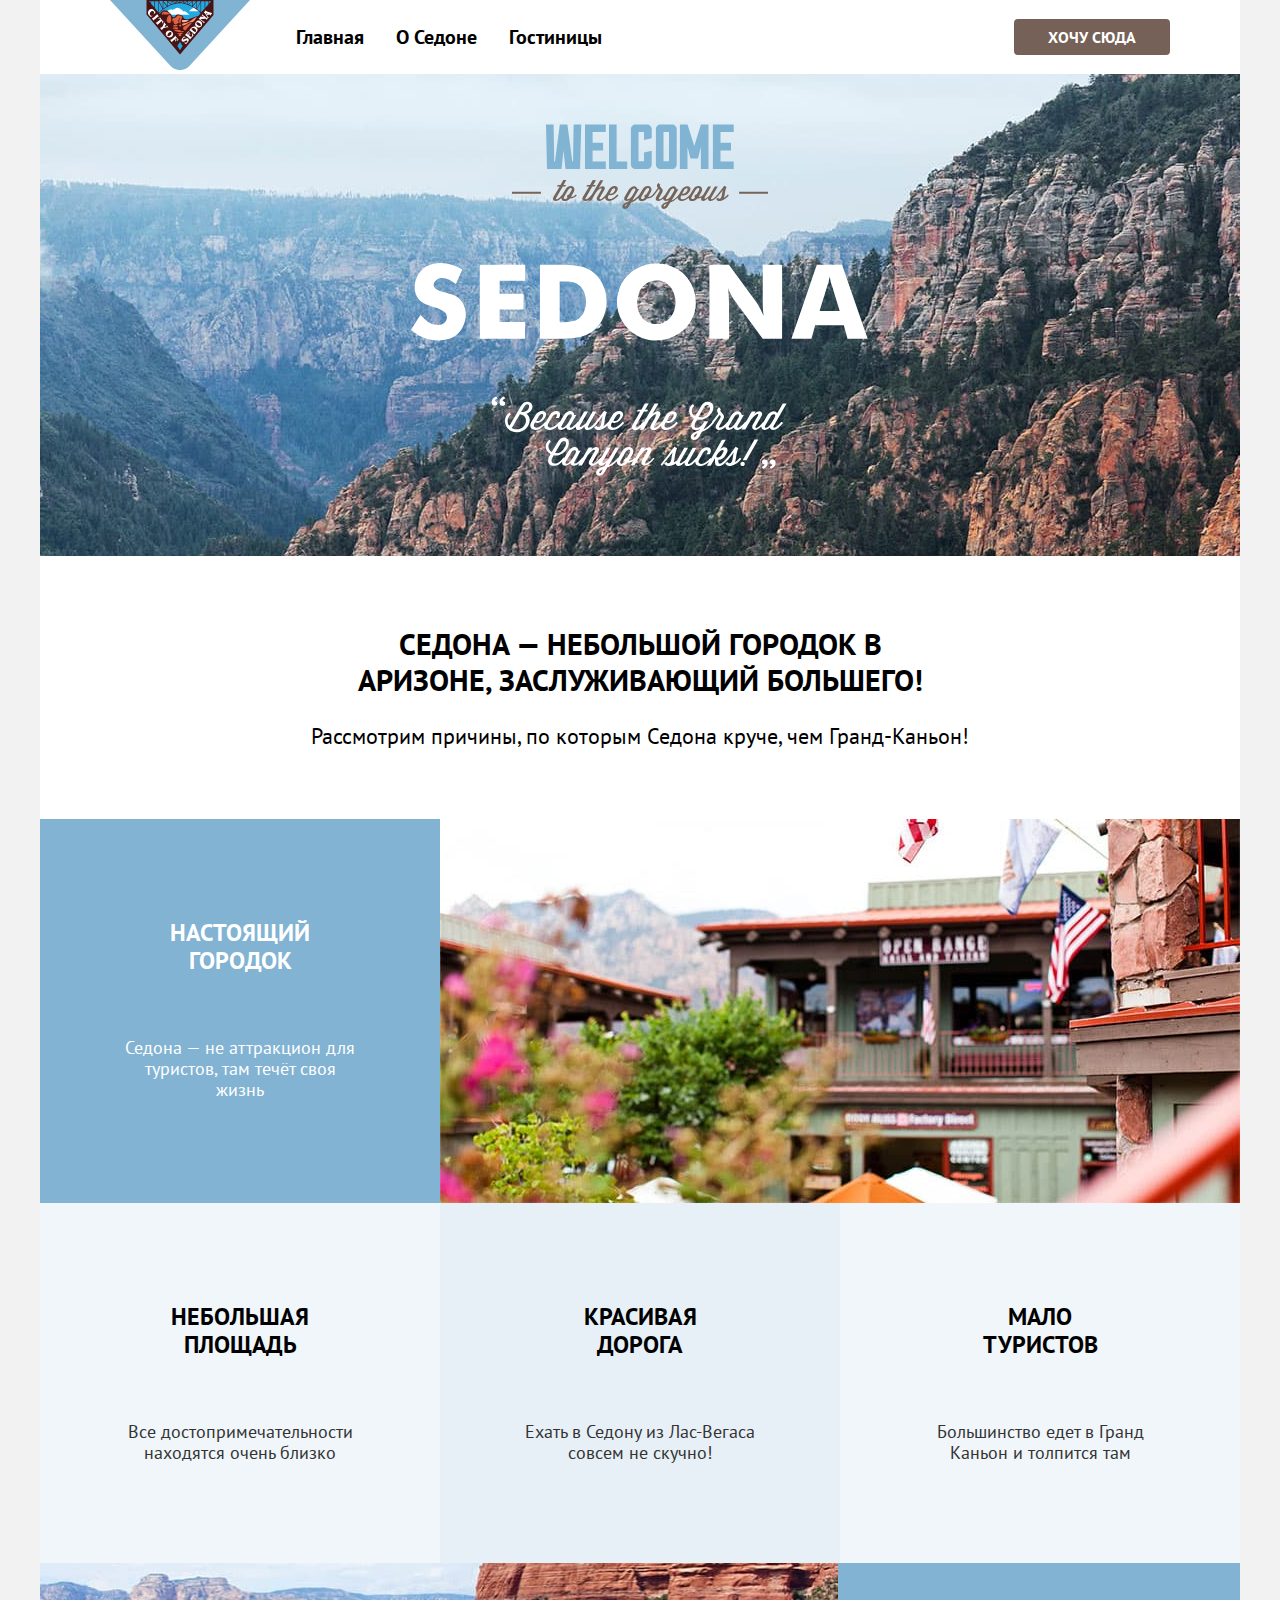
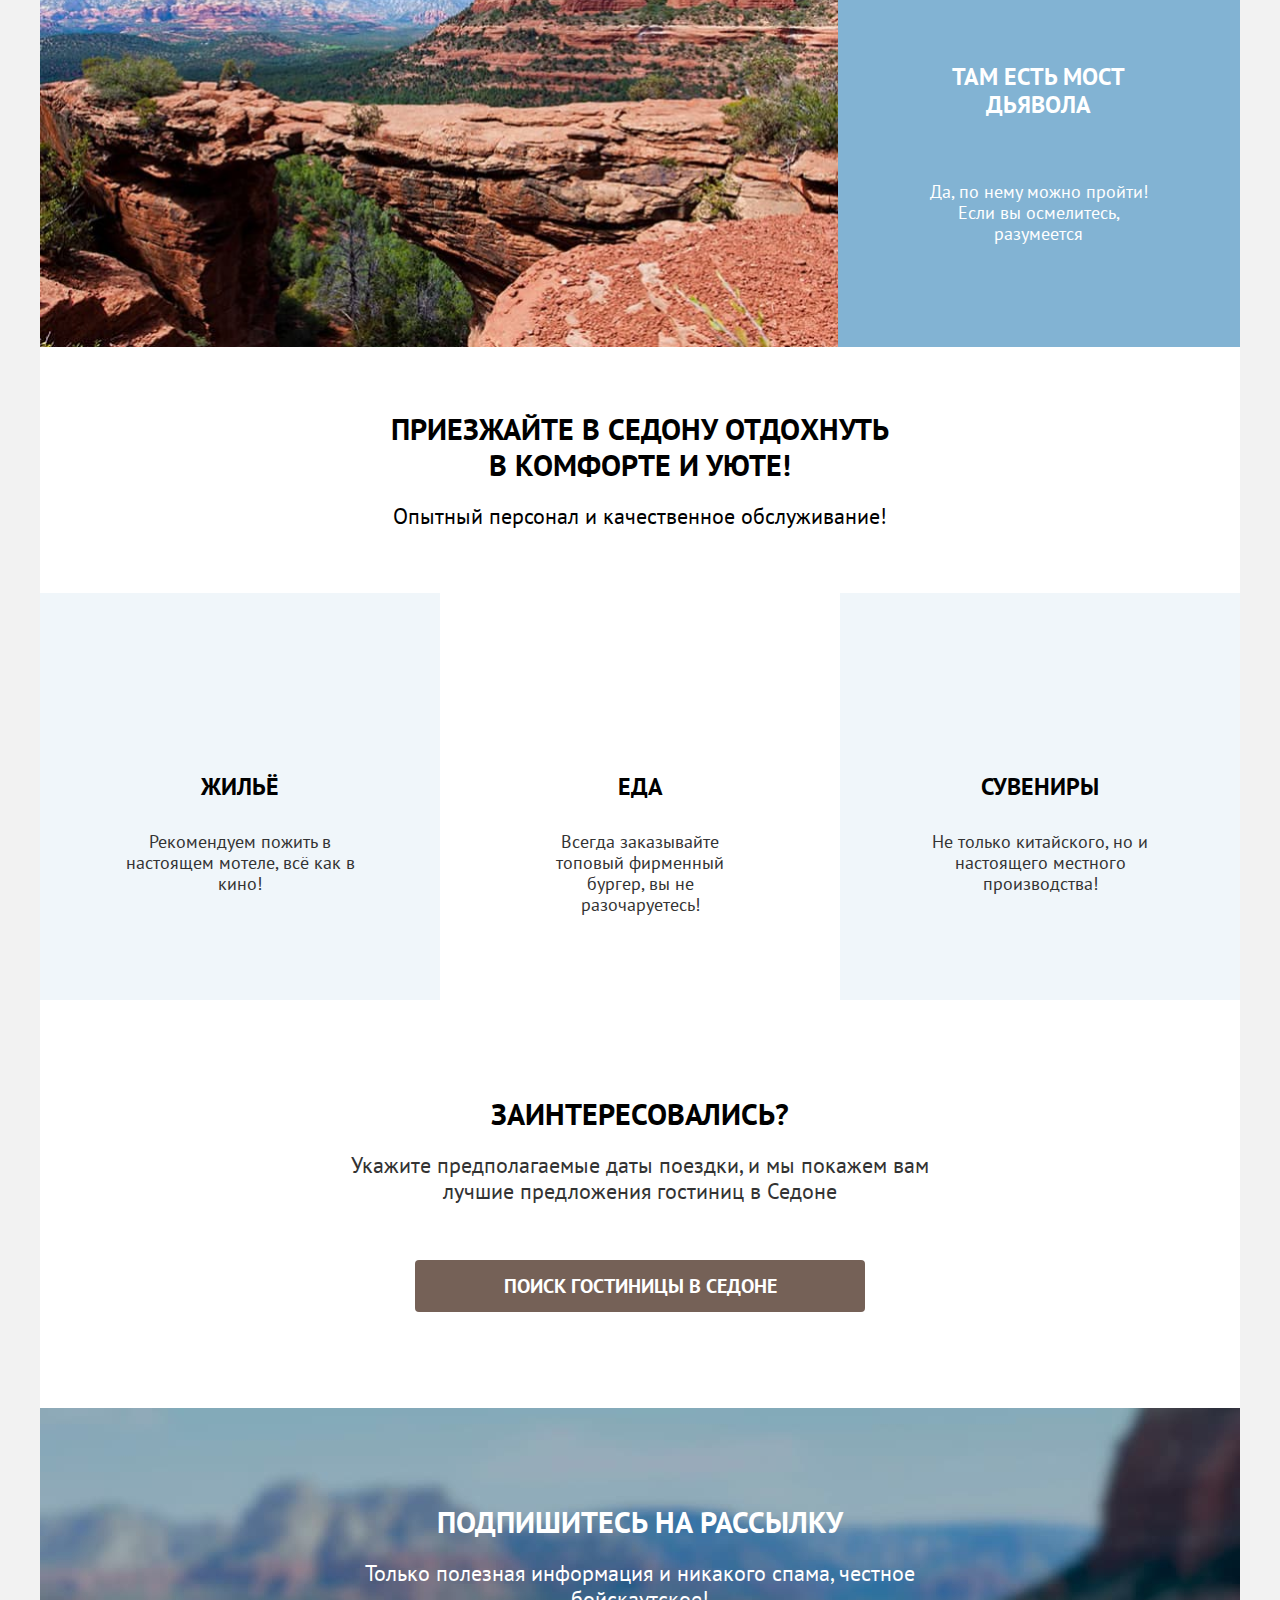
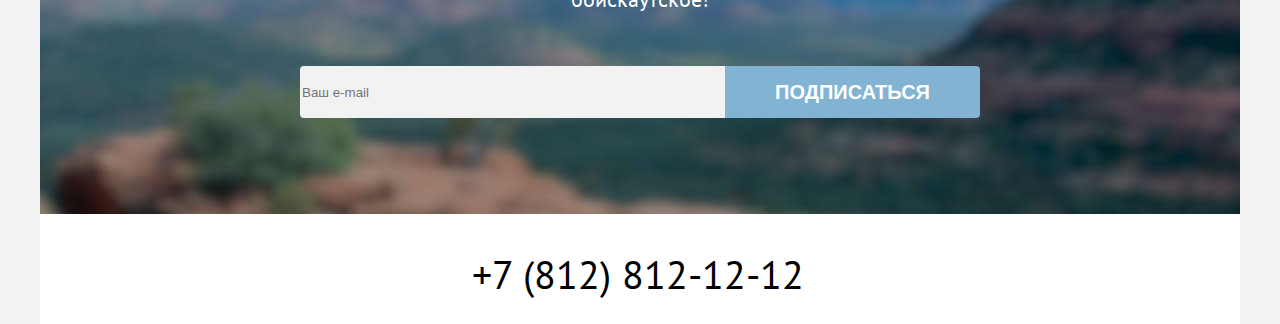
<file: 7/index.html>
<!DOCTYPE html>
<html lang="ru">
  <head>
    <meta charset="utf-8">
    <title>HTML Academy: Седона</title>
    <link rel="stylesheet" href="styles/styles.css">
    <base href="https://htmlacademy-htmlcss.github.io/2109103-sedona-36/7/">
</head>
  <body>
    <div class="page-container">
      <header class="page-header">
        <nav class="main-navigation">
          <a class="navigation-logo" href="#"><img src="images/logo/logo-header.svg" alt="Логотип Седона." width="140" height="70"></a>
          <ul class="navigation-list">
            <li class="navigation-item">
              <a class="navigation-link" href="main.html">Главная</a>
            </li>
            <li class="navigation-item">
              <a class="navigation-link" href="about.html">О седоне</a>
            </li>
            <li class="navigation-item">
              <a class="navigation-link" href="catalog.html">Гостиницы</a>
            </li>
          </ul>
          <ul class="navigation-list navigation-user">
            <li class="navigation-item">
              <a class="navigation-link" href="#">
                <span class="visually-hidden">Поиск.</span>
              </a>
            </li>
            <li class="navigation-item">
              <a class="navigation-link" href="#">
                <span class="visually-hidden">Избранное.</span>
              </a>
            </li>
            <li class="navigation-item navigation-button-container">
              <a class="button navigation-button" href="#">
                Хочу сюда
              </a>
            </li>
          </ul>
        </nav>
      </header>
      <main class="main-container main-index">
        <section class="main-hero">
          <h1 class="visually-hidden">Седона.</h1>
          <img class="logo" src="images/logo/logo-welcome.svg" width="458" height="352" alt="Логотип города Седона с надписью добро пожаловать.">
        </section>

        <section class="welcome advantages-location">
          <h2 class="welcome-title">Седона — небольшой городок в Аризоне, заслуживающий большего!</h2>
          <p class="welcome-description">Рассмотрим причины, по которым Седона круче, чем Гранд-Каньон!</p>

          <h2 class="visually-hidden">Преимущества места расположения.</h2>
          <ul class="advantages-location-list">
            <li class="advantages-location-item location-item-image">
              <div class="item-container">
                <h3 class="advantages-location-title">Настоящий городок</h3>
                <p class="advantages-location-description">Седона — не аттракцион для туристов, там течёт своя жизнь</p>
              </div>
              <img class="advantages-location-image" src="images/advantages/advantages-photo-1.jpg" width="800" height="384" alt="Вид на бар в городе Седона.">
            </li>
            <li class="advantages-location-item bright-block">
              <div class="item-container">
                <h3 class="advantages-location-title">Небольшая площадь</h3>
                <p class="advantages-location-description">Все достопримечательности находятся очень близко</p>
              </div>
            </li>
            <li class="advantages-location-item dark-block">
              <div class="item-container">
                <h3 class="advantages-location-title">Красивая дорога</h3>
                <p class="advantages-location-description">Ехать в Седону из Лас-Вегаса совсем не скучно!</p>
              </div>
            </li>
            <li class="advantages-location-item bright-block">
              <div class="item-container">
                <h3 class="advantages-location-title">Мало туристов</h3>
                <p class="advantages-location-description">Большинство едет в Гранд Каньон и толпится там</p>
              </div>
            </li>
            <li class="advantages-location-item location-item-image">
              <img class="advantages-location-image" src="images/advantages/advantages-photo-2.jpg" width="800" height="384" alt="Вид на каньон в городе Седона.">
              <div class="item-container">
                <h3 class="advantages-location-title">Там есть мост дьявола</h3>
                <p class="advantages-location-description">Да, по нему можно пройти! Если вы осмелитесь, разумеется</p>
              </div>
            </li>
          </ul>
        </section>

        <section class="about advantages-company">
          <h2 class="about-title">Приезжайте в Седону отдохнуть в комфорте и уюте!</h2>
          <p class="about-description">Опытный персонал и качественное обслуживание!</p>

          <h2 class="visually-hidden">Преимущества компании.</h2>
          <ul class="advantages-company-list">
            <li class="advantages-company-item bright-block">
              <h3 class="advantages-company-title">Жильё</h3>
              <p class="advantages-company-description">Рекомендуем пожить в настоящем мотеле, всё как в кино!</p>
            </li>
            <li class="advantages-company-item">
              <h3 class="advantages-company-title">Еда</h3>
              <p class="advantages-company-description">Всегда заказывайте топовый фирменный бургер, вы не разочаруетесь!</p>
            </li>
            <li class="advantages-company-item bright-block">
              <h3 class="advantages-company-title">Сувениры</h3>
              <p class="advantages-company-description">Не только китайского, но и настоящего местного производства!</p>
            </li>
          </ul>
        </section>

        <section class="book-hotel">
          <h2 class="book-hotel-title">Заинтересовались?</h2>
          <p class="book-hotel-description">Укажите предполагаемые даты поездки, и мы покажем вам лучшие предложения гостиниц в Седоне</p>
          <a class="button book-hotel-button" href="catalog.html">Поиск гостиницы в Седоне</a>
        </section>
      </main>

      <footer class="page-footer">
          <section class="subscription">
            <h2 class="subscription-title">Подпишитесь на рассылку</h2>
            <p class="subscription-description">Только полезная информация и никакого спама, честное бойскаутское!</p>
            <form action="https://echo.htmlacademy.ru/" class="subscription-form" method="post">
              <label class="visually-hidden" for="id-input">Ваш E-mail</label>
              <input class="subscription-field" id="id-input" type="email" name="subscription-email" placeholder="Ваш e-mail">
              <button class="button subscription-button" type="submit">Подписаться</button>
            </form>
          </section>
        <div class="page-footer-container">
          <section class="footer-social">
            <h2 class="visually-hidden">Социальные сети.</h2>
            <ul class="footer-social-list">
              <li class="social-item">
                <a href="https://vk.com/htmlacademy" class="social-link">
                  <span class="visually-hidden">Вконтакте.</span>
                </a>
              </li>
              <li class="social-item">
                <a href="https://t.me/htmlacademy" class="social-link">
                  <span class="visually-hidden">Телеграм.</span>
                </a>
              </li>
              <li class="social-item">
                <a href="https://www.youtube.com/user/htmlacademyru" class="social-link">
                  <span class="visually-hidden">Ютуб.</span>
                </a>
              </li>
            </ul>
          </section>

          <section class="footer-contacts">
            <h2 class="visually-hidden">Контакты.</h2>
            <address class="contacts-adress">
              <a href="tel:88128121212" class="contacts-phone">+7 (812) 812-12-12</a>
            </address>
          </section>

          <section class="footer-logo">
            <h2 class="visually-hidden">HTML academy.</h2>
            <a href="https://htmlacademy.ru/" class="html-link">
              <span class="visually-hidden">HTML academy.</span>
            </a>
          </section>
        </div>
      </footer>
    </div>
  </body>
</html>
</file>
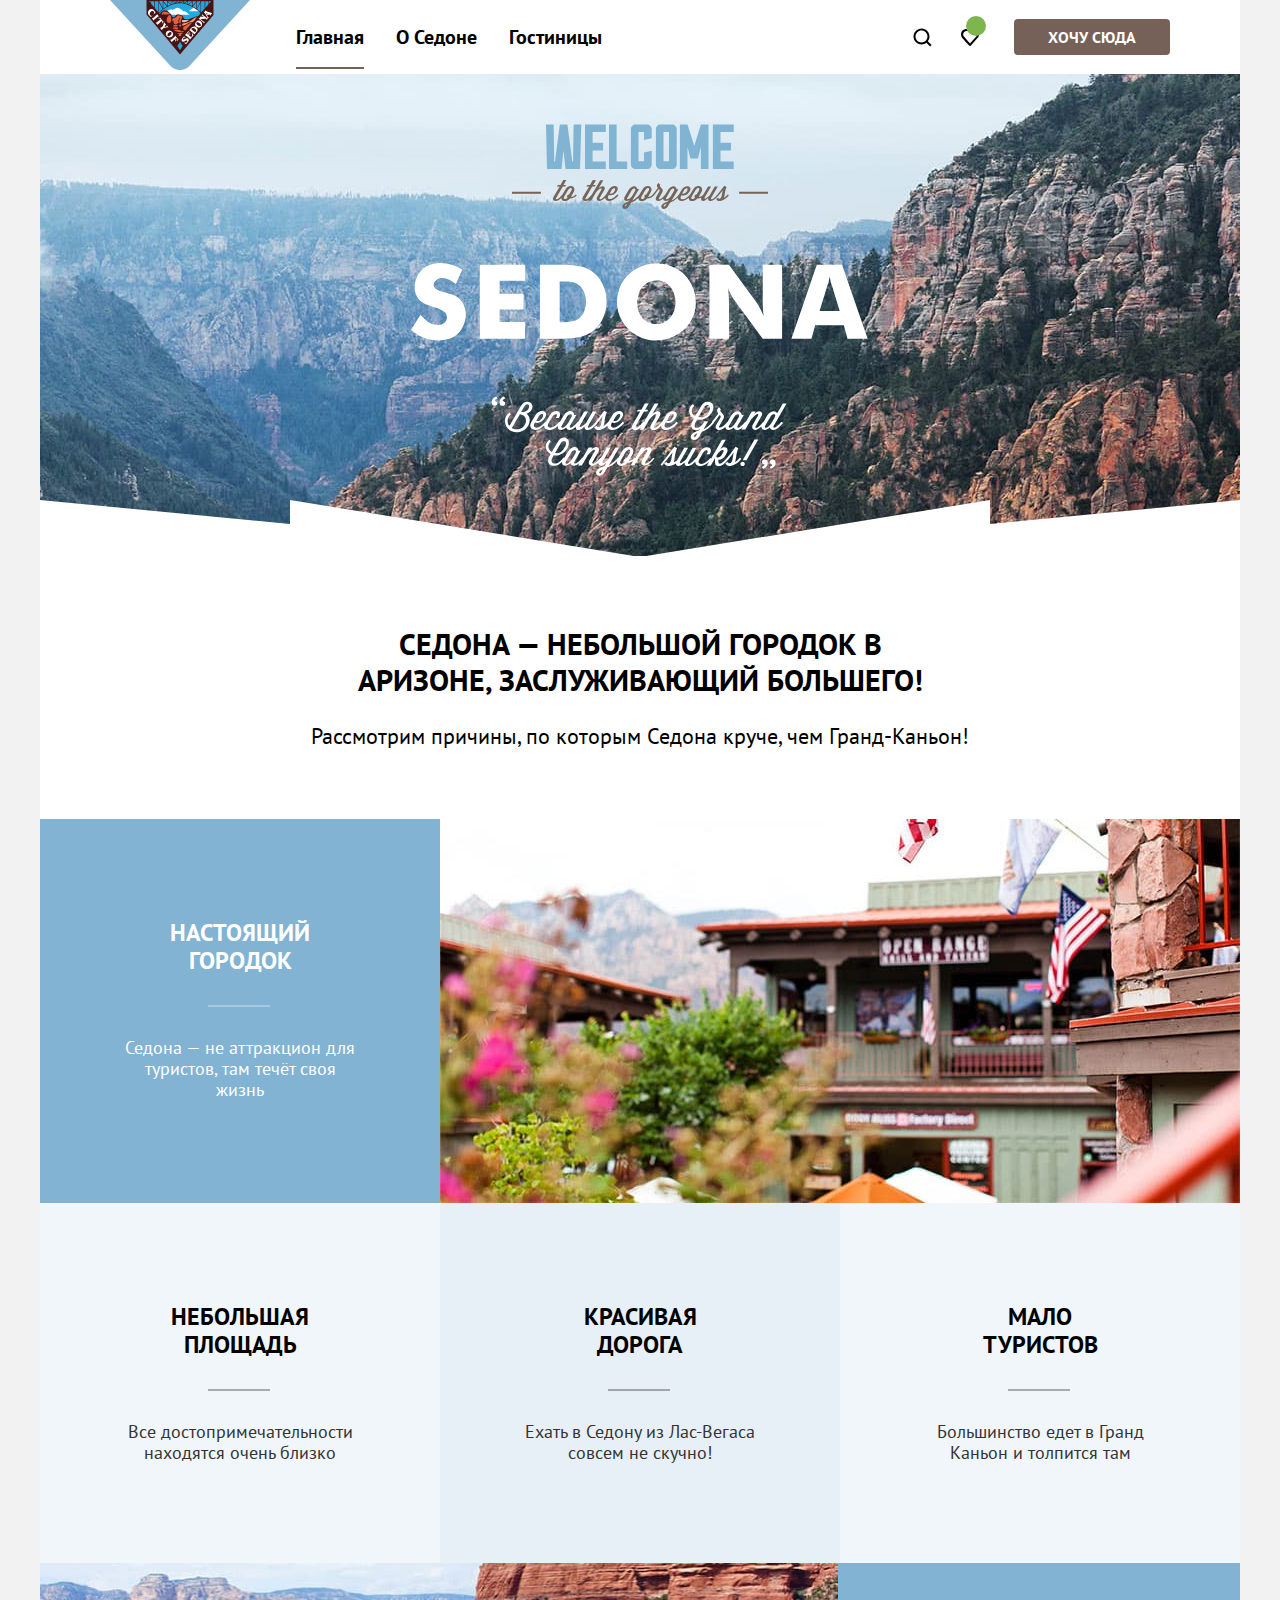
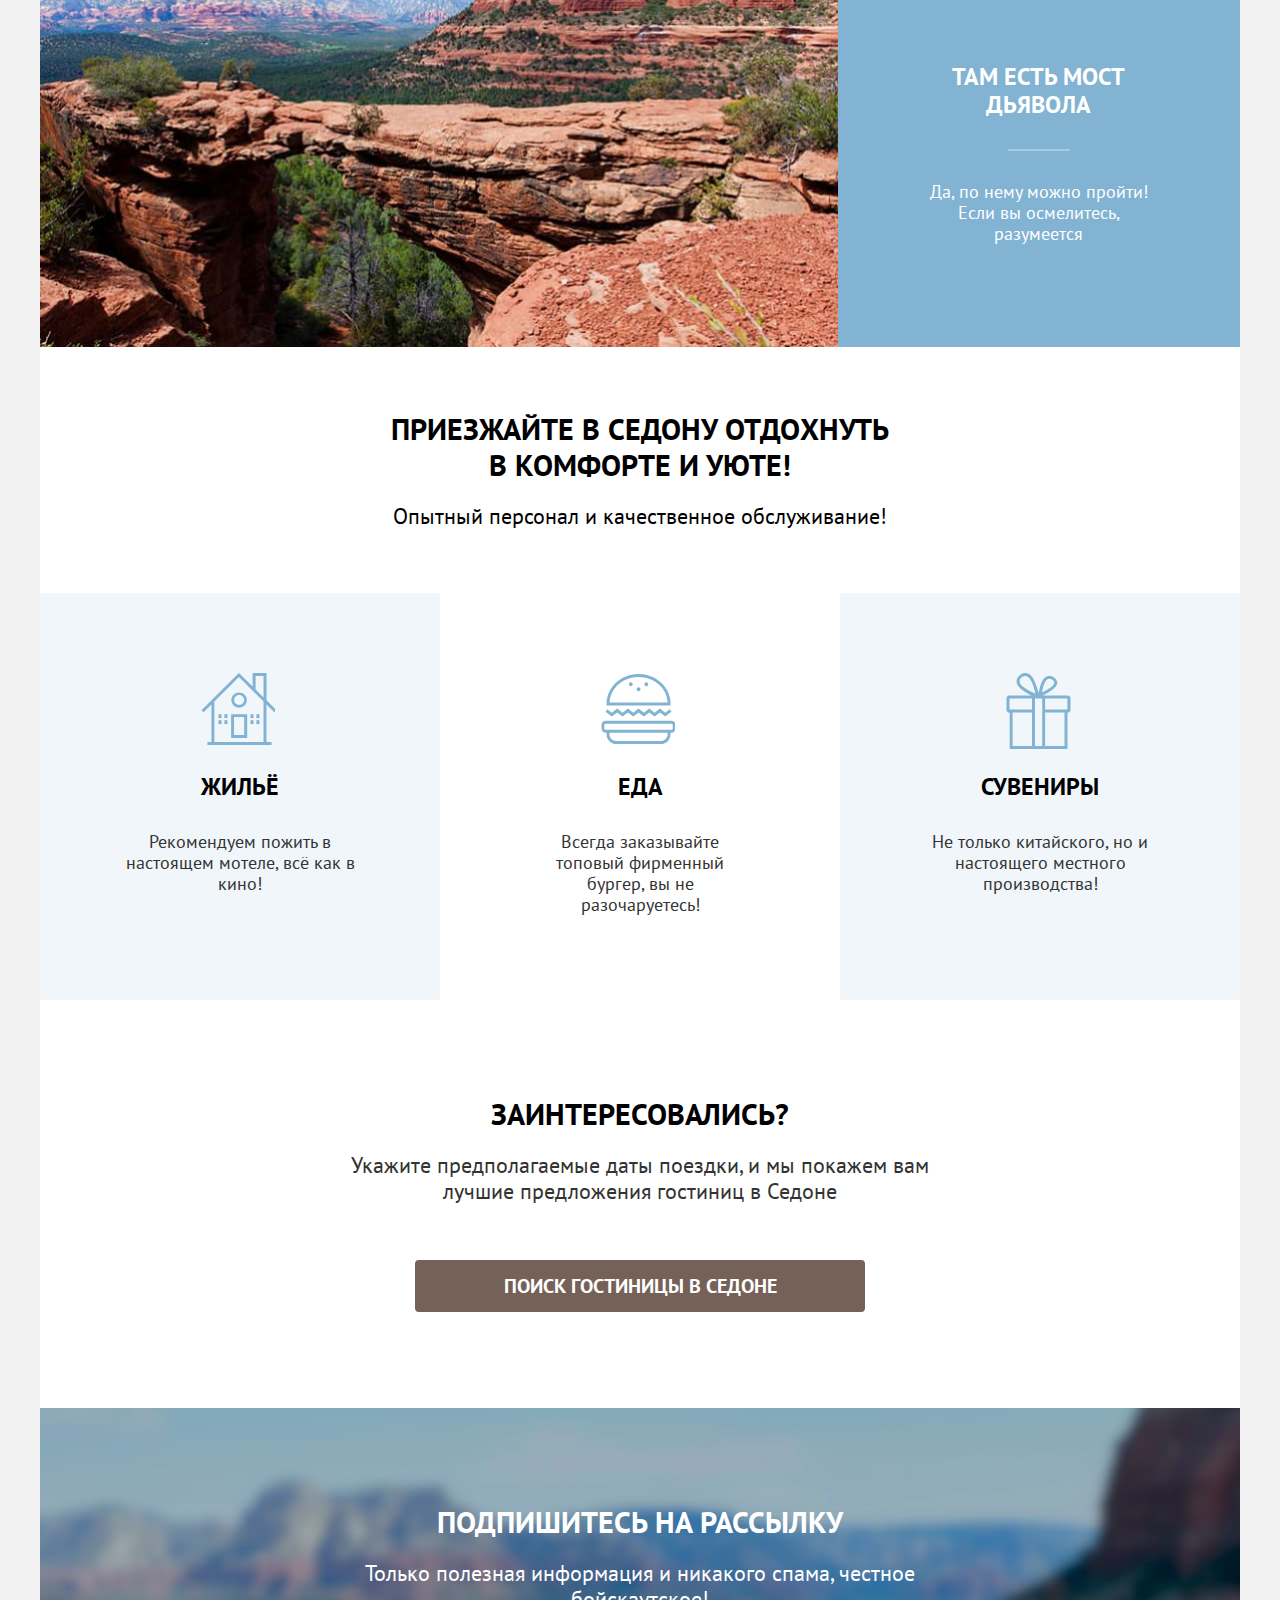
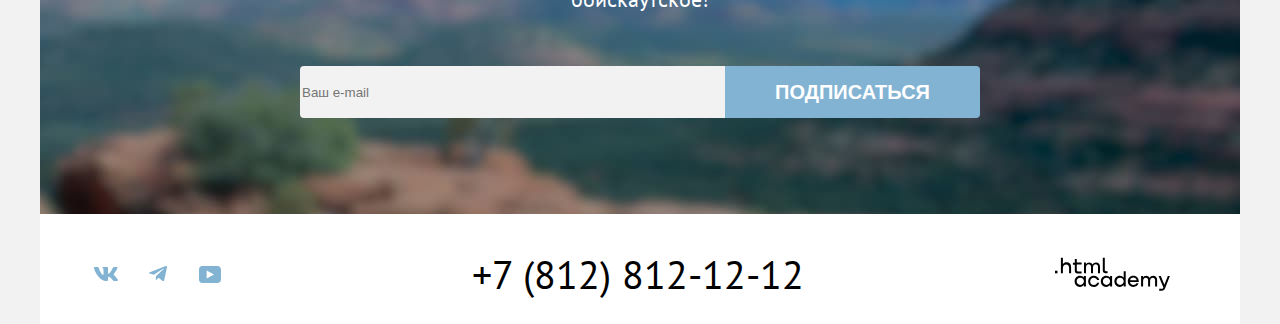
<file: 8/index.html>
<!DOCTYPE html>
<html lang="ru">
  <head>
    <meta charset="utf-8">
    <title>HTML Academy: Седона</title>
    <link rel="stylesheet" href="styles/styles.css">
    <base href="https://htmlacademy-htmlcss.github.io/2109103-sedona-36/8/">
</head>
  <body>
    <div class="page-container">
      <header class="page-header">
        <nav class="main-navigation">
          <a class="navigation-logo" href="#"><img src="images/logo/logo-header.svg" alt="Логотип Седона." width="140" height="70"></a>
          <ul class="navigation-list">
            <li class="navigation-item">
              <a class="navigation-link navigation-link-current" href="main.html">Главная</a>
            </li>
            <li class="navigation-item">
              <a class="navigation-link" href="about.html">О седоне</a>
            </li>
            <li class="navigation-item">
              <a class="navigation-link" href="catalog.html">Гостиницы</a>
            </li>
          </ul>
          <ul class="navigation-list navigation-user">
            <li class="navigation-item">
              <a class="navigation-link" href="#">
                <span class="visually-hidden">Поиск.</span>
              </a>
            </li>
            <li class="navigation-item">
              <a class="navigation-link navigation-link-counter" href="#">
                <span class="visually-hidden">Избранное.</span>
              </a>
            </li>
            <li class="navigation-item">
              <a class="button navigation-button" href="#">
                Хочу сюда
              </a>
            </li>
          </ul>
        </nav>
      </header>
      <main class="main-container main-index">
        <section class="main-hero">
          <h1 class="visually-hidden">Седона.</h1>
          <img class="logo" src="images/logo/logo-welcome.svg" width="458" height="352" alt="Логотип города Седона с надписью добро пожаловать.">
        </section>

        <section class="welcome advantages-location">
          <h2 class="welcome-title">Седона — небольшой городок в Аризоне, заслуживающий большего!</h2>
          <p class="welcome-description">Рассмотрим причины, по которым Седона круче, чем Гранд-Каньон!</p>

          <h2 class="visually-hidden">Преимущества места расположения.</h2>
          <ul class="advantages-location-list">
            <li class="advantages-location-item location-item-image">
              <div class="item-container item-container-blue">
                <h3 class="advantages-location-title">Настоящий городок</h3>
                <p class="advantages-location-description">Седона — не аттракцион для туристов, там течёт своя жизнь</p>
              </div>
              <img class="advantages-location-image" src="images/advantages/advantages-photo-1.jpg" width="800" height="384" alt="Вид на бар в городе Седона.">
            </li>
            <li class="advantages-location-item bright-block">
              <div class="item-container item-container-white">
                <h3 class="advantages-location-title">Небольшая площадь</h3>
                <p class="advantages-location-description">Все достопримечательности находятся очень близко</p>
              </div>
            </li>
            <li class="advantages-location-item dark-block">
              <div class="item-container item-container-white">
                <h3 class="advantages-location-title">Красивая дорога</h3>
                <p class="advantages-location-description">Ехать в Седону из Лас-Вегаса совсем не скучно!</p>
              </div>
            </li>
            <li class="advantages-location-item bright-block">
              <div class="item-container item-container-white">
                <h3 class="advantages-location-title">Мало туристов</h3>
                <p class="advantages-location-description">Большинство едет в Гранд Каньон и толпится там</p>
              </div>
            </li>
            <li class="advantages-location-item location-item-image">
              <img class="advantages-location-image" src="images/advantages/advantages-photo-2.jpg" width="800" height="384" alt="Вид на каньон в городе Седона.">
              <div class="item-container item-container-blue">
                <h3 class="advantages-location-title">Там есть мост дьявола</h3>
                <p class="advantages-location-description">Да, по нему можно пройти! Если вы осмелитесь, разумеется</p>
              </div>
            </li>
          </ul>
        </section>

        <section class="about advantages-company">
          <h2 class="about-title">Приезжайте в Седону отдохнуть в комфорте и уюте!</h2>
          <p class="about-description">Опытный персонал и качественное обслуживание!</p>

          <h2 class="visually-hidden">Преимущества компании.</h2>
          <ul class="advantages-company-list">
            <li class="advantages-company-item advantages-accomodation bright-block">
              <h3 class="advantages-company-title ">Жильё</h3>
              <p class="advantages-company-description">Рекомендуем пожить в настоящем мотеле, всё как в кино!</p>
            </li>
            <li class="advantages-company-item advantages-food">
              <h3 class="advantages-company-title">Еда</h3>
              <p class="advantages-company-description">Всегда заказывайте топовый фирменный бургер, вы не разочаруетесь!</p>
            </li>
            <li class="advantages-company-item advantages-souvenirs bright-block">
              <h3 class="advantages-company-title">Сувениры</h3>
              <p class="advantages-company-description">Не только китайского, но и настоящего местного производства!</p>
            </li>
          </ul>
        </section>

        <section class="book-hotel">
          <h2 class="book-hotel-title">Заинтересовались?</h2>
          <p class="book-hotel-description">Укажите предполагаемые даты поездки, и мы покажем вам лучшие предложения гостиниц в Седоне</p>
          <a class="button book-hotel-button" href="catalog.html">Поиск гостиницы в Седоне</a>
        </section>
      </main>

      <footer class="page-footer">
          <section class="subscription">
            <h2 class="subscription-title">Подпишитесь на рассылку</h2>
            <p class="subscription-description">Только полезная информация и никакого спама, честное бойскаутское!</p>
            <form action="https://echo.htmlacademy.ru/" class="subscription-form" method="post">
              <label class="visually-hidden" for="id-input">Ваш E-mail</label>
              <input class="subscription-field" id="id-input" type="email" name="subscription-email" placeholder="Ваш e-mail">
              <button class="button subscription-button" type="submit">Подписаться</button>
            </form>
          </section>
        <div class="page-footer-container">
          <section class="footer-social">
            <h2 class="visually-hidden">Социальные сети.</h2>
            <ul class="footer-social-list">
              <li class="social-item">
                <a href="https://vk.com/htmlacademy" class="social-link">
                  <svg class="social-icon" aria-hidden="true" focusable="false" width="24" height="14" viewBox="0 0 24 14" fill="none" xmlns="http://www.w3.org/2000/svg">
                    <path fill-rule="evenodd" clip-rule="evenodd" d="M23.45 0.948C23.616 0.402 23.45 0 22.655 0H20.03C19.362 0 19.054 0.347 18.887 0.73C18.887 0.73 17.552 3.926 15.661 6.002C15.049 6.604 14.771 6.795 14.437 6.795C14.27 6.795 14.019 6.604 14.019 6.057V0.948C14.019 0.292 13.835 0 13.279 0H9.151C8.734 0 8.483 0.304 8.483 0.593C8.483 1.214 9.429 1.358 9.526 3.106V6.904C9.526 7.737 9.373 7.888 9.039 7.888C8.149 7.888 5.984 4.677 4.699 1.003C4.45 0.288 4.198 0 3.527 0H0.9C0.15 0 0 0.347 0 0.73C0 1.412 0.89 4.8 4.145 9.281C6.315 12.341 9.37 14 12.153 14C13.822 14 14.028 13.632 14.028 12.997V10.684C14.028 9.947 14.186 9.8 14.715 9.8C15.105 9.8 15.772 9.992 17.33 11.467C19.11 13.216 19.403 14 20.405 14H23.03C23.78 14 24.156 13.632 23.94 12.904C23.702 12.18 22.852 11.129 21.725 9.882C21.113 9.172 20.195 8.407 19.916 8.024C19.527 7.533 19.638 7.314 19.916 6.877C19.916 6.877 23.116 2.451 23.449 0.948H23.45Z"/>
                  </svg>
                  <span class="visually-hidden">Вконтакте.</span>
                </a>
              </li>
              <li class="social-item">
                <a href="https://t.me/htmlacademy" class="social-link">
                  <svg class="social-icon" aria-hidden="true" focusable="false" width="18" height="16" viewBox="0 0 18 16" fill="none" xmlns="http://www.w3.org/2000/svg">
                    <path d="M16.785 0.0992597L0.840489 6.24776C-0.247661 6.68481 -0.241365 7.29184 0.640845 7.56253L4.73445 8.83953L14.2058 2.8637C14.6537 2.59121 15.0629 2.7378 14.7265 3.03636L7.05283 9.96185H7.05103L7.05283 9.96275L6.77045 14.1823C7.18413 14.1823 7.36669 13.9925 7.59871 13.7686L9.58705 11.8351L13.7229 14.89C14.4855 15.31 15.0332 15.0941 15.2229 14.1841L17.9379 1.38885C18.2158 0.274623 17.5126 -0.229883 16.785 0.0992597Z"/>
                  </svg>
                  <span class="visually-hidden">Телеграм.</span>
                </a>
              </li>
              <li class="social-item">
                <a href="https://www.youtube.com/user/htmlacademyru" class="social-link">
                  <svg class="social-icon" aria-hidden="true" focusable="false" width="22" height="17" viewBox="0 0 22 17" fill="none" xmlns="http://www.w3.org/2000/svg">
                    <path d="M18.607 0H3.17413C1.31343 0 0 1.59375 0 3.4V13.4937C0 15.4062 1.31343 17 3.17413 17H18.8259C20.4677 17 22 15.4062 22 13.6V3.4C21.7811 1.59375 20.4677 0 18.607 0ZM7.66169 12.5375V4.4625L14.995 8.5L7.66169 12.5375Z"/>
                  </svg>
                  <span class="visually-hidden">Ютуб.</span>
                </a>
              </li>
            </ul>
          </section>

          <section class="footer-contacts">
            <h2 class="visually-hidden">Контакты.</h2>
            <address class="contacts-adress">
              <a href="tel:88128121212" class="contacts-phone">+7 (812) 812-12-12</a>
            </address>
          </section>

          <section class="footer-logo">
            <h2 class="visually-hidden">HTML academy.</h2>
            <a href="https://htmlacademy.ru/" class="html-link">
              <svg class="html-logo" aria-hidden="true" focusable="false" width="115" height="34" viewBox="0 0 115 34" fill="none" xmlns="http://www.w3.org/2000/svg">
                <path d="M0 13.7232V16.3232H2.5V13.7232H0Z"/>
                <path d="M11.6 5.32324C10 5.32324 8.8 6.02324 8 7.02324H7.9V0.823242H5.9V16.3232H7.9V11.0232C7.9 8.92324 9.2 7.42324 11.2 7.42324C13 7.42324 14.1 8.82324 14.1 10.6232V16.3232H16.1V10.2232C16.2 7.22324 14.3 5.32324 11.6 5.32324Z"/>
                <path d="M26.6 5.62324H21.8V1.92324H19.8V5.72324H17.9V7.72324H19.8V13.7232C19.8 15.4232 20.8 16.4232 22.5 16.4232H26.6V14.4232H22.9C22.2 14.4232 21.8 14.0232 21.8 13.3232V7.62324H26.6V5.62324Z"/>
                <path d="M41.1 5.42324C39.5 5.42324 38.2 6.22324 37.6 7.52324H37.5C36.9 6.32324 35.7 5.42324 34.1 5.42324C32.7 5.42324 31.6 6.22324 31 7.22324H30.9V5.62324H29V16.2232H31V10.8232C31 8.82324 32 7.32324 33.6 7.32324C35.1 7.32324 36 8.32324 36 9.92324V16.2232H38V10.6232C38 8.22324 39.4 7.32324 40.6 7.32324C42.1 7.32324 43 8.32324 43 9.92324V16.2232H45V9.72324C45.1 7.22324 43.6 5.42324 41.1 5.42324Z"/>
                <path d="M47.8 13.5232C47.8 15.2232 48.8 16.2232 50.6 16.2232H52.6V14.2232H50.9C50.2 14.2232 49.8 13.8232 49.8 13.1232V0.823242H47.8V13.5232Z"/>
                <path d="M28.9 20.5232C28 19.4232 26.7 18.7232 25 18.7232C21.9 18.7232 19.6 21.0232 19.6 24.3232C19.6 27.6232 21.9 29.9232 25 29.9232C26.8 29.9232 28 29.1232 28.8 28.0232H28.9V29.6232H30.9V19.0232H28.9V20.5232ZM25.3 27.9232C23.1 27.9232 21.7 26.3232 21.7 24.3232C21.7 22.3232 23.1 20.7232 25.3 20.7232C27.5 20.7232 28.9 22.3232 28.9 24.3232C28.9 26.2232 27.5 27.9232 25.3 27.9232Z"/>
                <path d="M44.2 22.8232C43.7 20.4232 41.6 18.7232 38.8 18.7232C35.4 18.7232 33.2 21.2232 33.2 24.3232C33.2 27.4232 35.4 29.9232 38.8 29.9232C41.6 29.9232 43.7 28.1232 44.2 25.7232H42.1C41.7 27.0232 40.4 28.0232 38.8 28.0232C36.6 28.0232 35.2 26.4232 35.2 24.4232C35.2 22.4232 36.6 20.8232 38.8 20.8232C40.4 20.8232 41.6 21.8232 42.1 23.0232H44.2V22.8232Z"/>
                <path d="M55.1 20.5232C54.2 19.4232 52.9 18.7232 51.2 18.7232C48.1 18.7232 45.8 21.0232 45.8 24.3232C45.8 27.6232 48.1 29.9232 51.2 29.9232C53 29.9232 54.2 29.1232 55 28.0232H55.1V29.6232H57.1V19.0232H55.1V20.5232ZM51.5 27.9232C49.3 27.9232 47.9 26.3232 47.9 24.3232C47.9 22.3232 49.3 20.7232 51.5 20.7232C53.7 20.7232 55.1 22.3232 55.1 24.3232C55.1 26.2232 53.6 27.9232 51.5 27.9232Z"/>
                <path d="M68.7 20.6232C67.8 19.5232 66.5 18.7232 64.8 18.7232C61.7 18.7232 59.4 21.0232 59.4 24.3232C59.4 27.6232 61.6 29.9232 64.8 29.9232C66.5 29.9232 67.8 29.1232 68.6 28.1232H68.7V29.6232H70.7V14.2232H68.7V20.6232ZM65.1 27.9232C62.9 27.9232 61.5 26.3232 61.5 24.3232C61.5 22.3232 62.9 20.7232 65.1 20.7232C67.3 20.7232 68.7 22.3232 68.7 24.3232C68.6 26.3232 67.2 27.9232 65.1 27.9232Z"/>
                <path d="M78.3 18.7232C75 18.7232 72.8 21.2232 72.8 24.3232C72.8 27.3232 74.9 29.9232 78.3 29.9232C80.8 29.9232 82.8 28.6232 83.5 26.3232H81.4C80.9 27.3232 79.8 27.9232 78.4 27.9232C76.5 27.9232 75.1 26.6232 75 25.0232H83.8C84 21.4232 81.8 18.7232 78.3 18.7232ZM78.3 20.6232C80 20.6232 81.3 21.6232 81.6 23.2232H75.1C75.4 21.7232 76.6 20.6232 78.3 20.6232Z"/>
                <path d="M98.2 18.7232C96.6 18.7232 95.3 19.5232 94.6 20.7232H94.5C93.9 19.5232 92.7 18.7232 91.1 18.7232C89.7 18.7232 88.6 19.4232 88 20.5232V19.0232H86.1V29.6232H88.1V24.2232C88.1 22.2232 89.1 20.8232 90.7 20.7232C92.2 20.7232 93.1 21.7232 93.1 23.3232V29.6232H95.1V24.0232C95.1 21.6232 96.5 20.7232 97.7 20.7232C99.2 20.7232 100.1 21.7232 100.1 23.3232V29.6232H102.1V23.1232C102.2 20.5232 100.7 18.7232 98.2 18.7232Z"/>
                <path d="M109.4 27.8232L105.8 18.9232H103.6L108.4 30.5232C108.1 31.4232 107.7 31.7232 106.7 31.7232H104.2V33.7232H106.7C108.5 33.7232 109.5 32.9232 110.2 31.1232L114.9 18.9232H112.8L109.4 27.8232Z"/>
              </svg>
              <span class="visually-hidden">HTML academy.</span>
            </a>
          </section>
        </div>
      </footer>
    </div>
  </body>
</html>
</file>
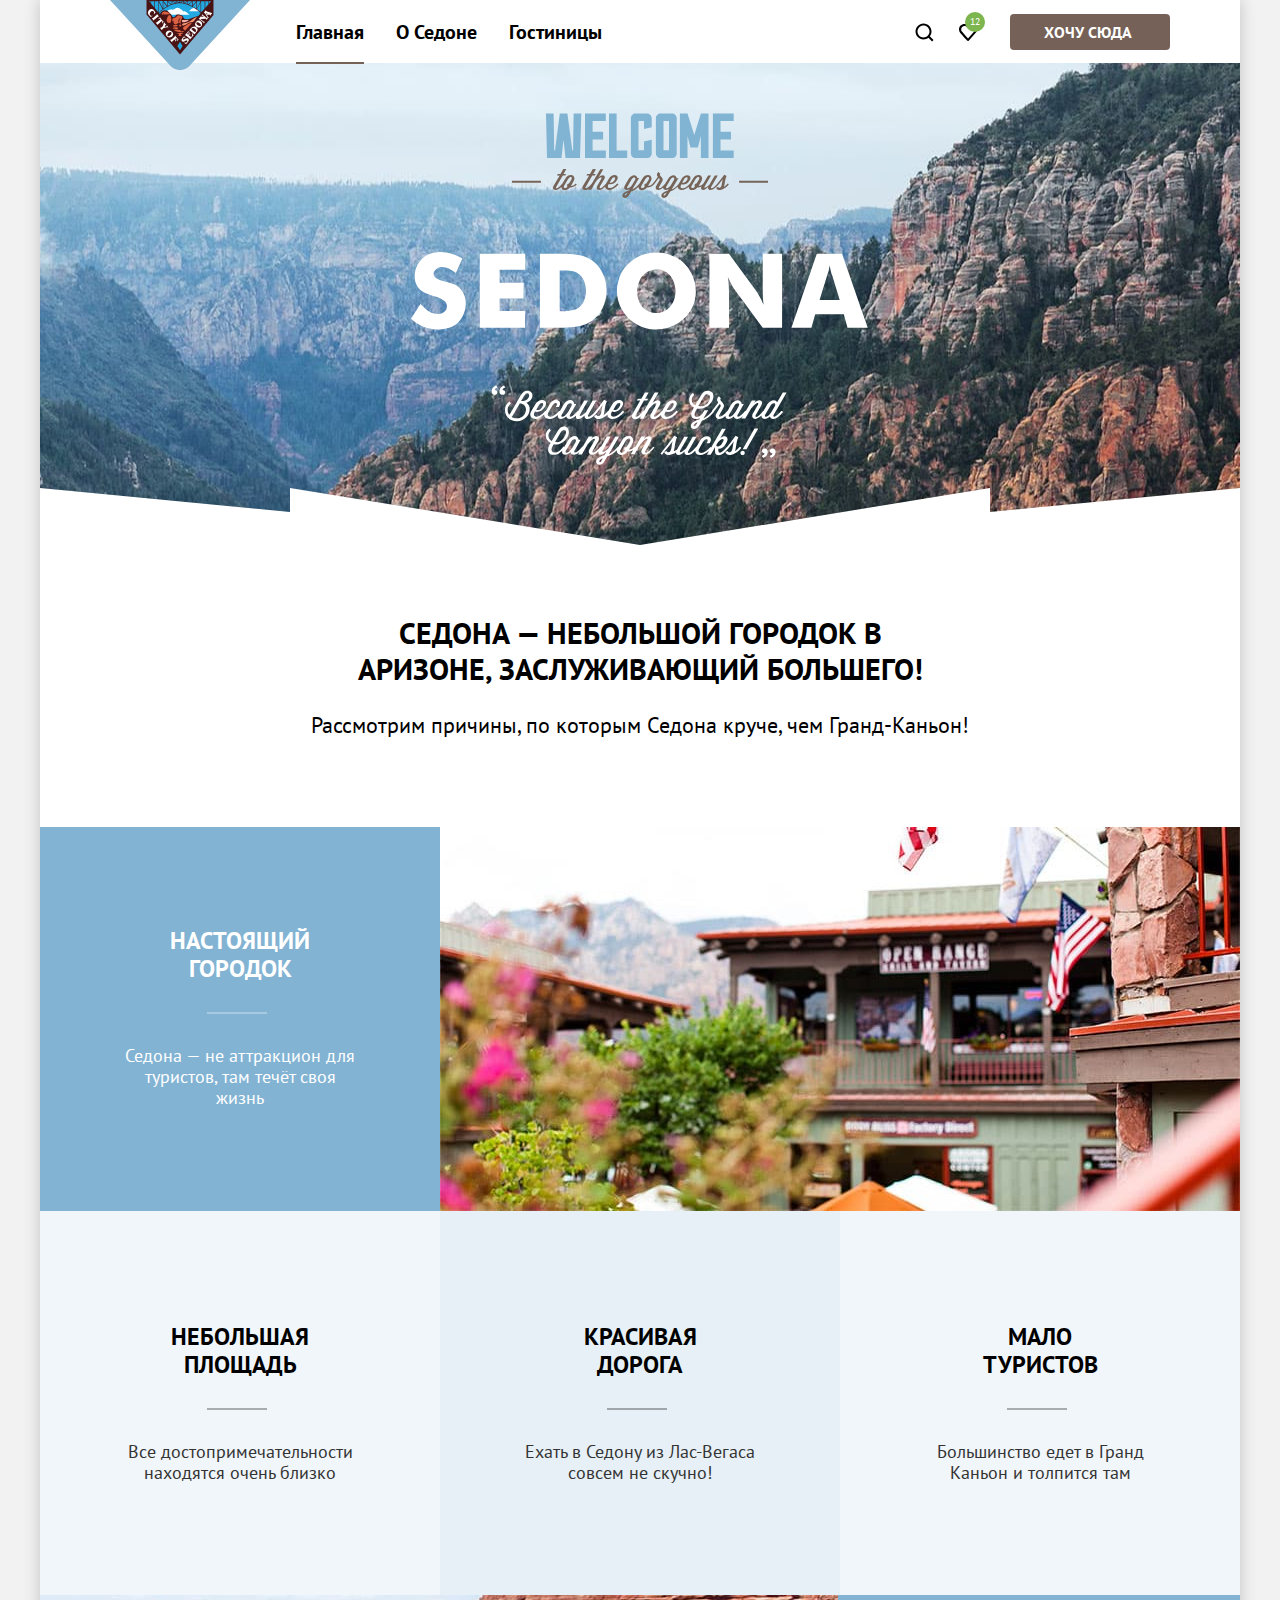
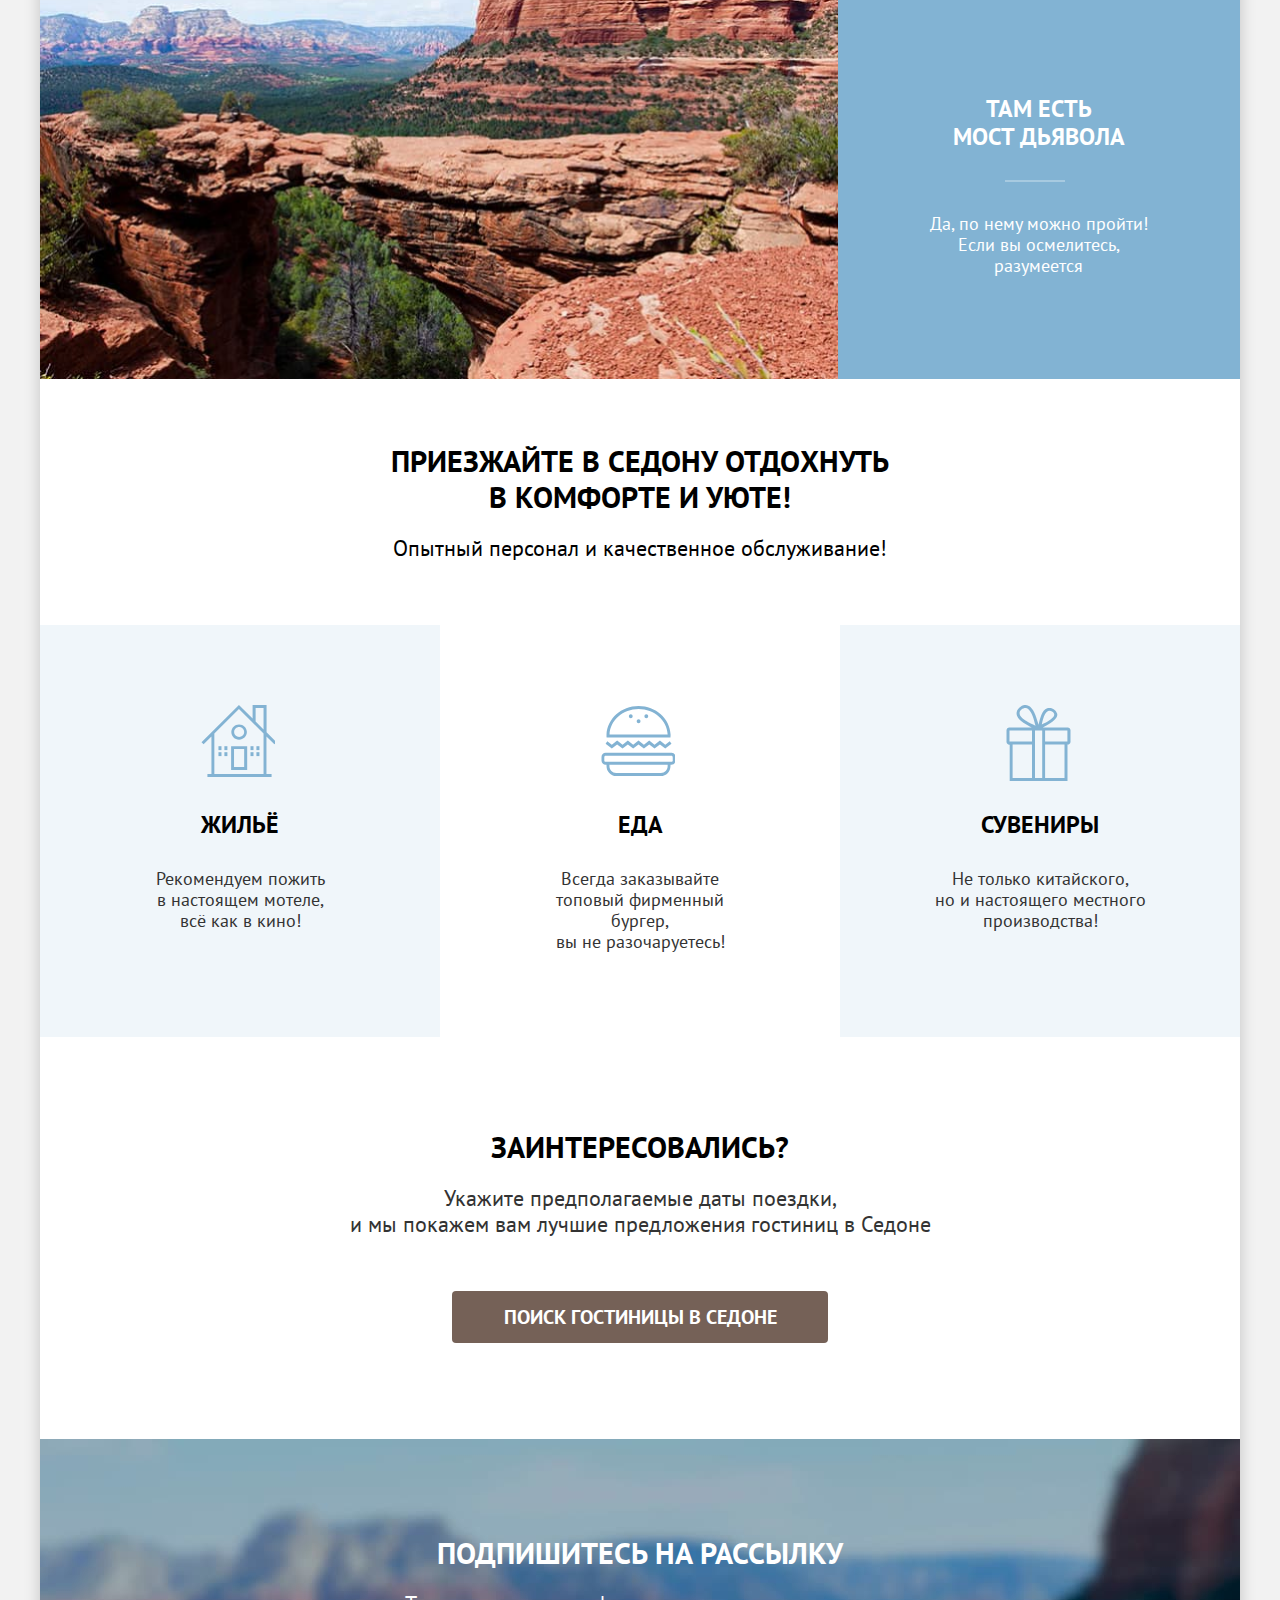
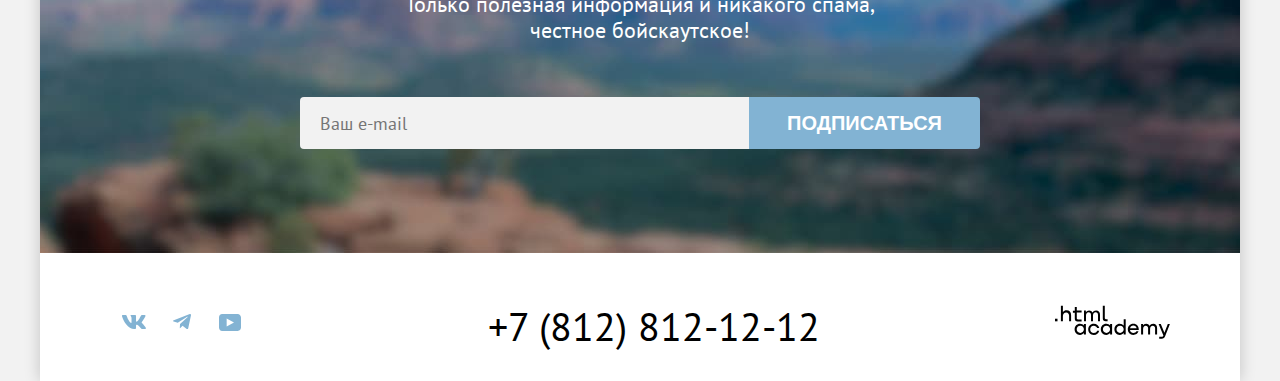
<file: 9/index.html>
<!DOCTYPE html>
<html lang="ru">
  <head>
    <meta charset="utf-8">
    <title>HTML Academy: Седона</title>
    <link rel="icon" type="image/png" sizes="32x32" href="images/favicon.png">
    <link rel="stylesheet" href="styles/styles.css">
    <base href="https://htmlacademy-htmlcss.github.io/2109103-sedona-36/9/">
</head>
  <body>
    <div class="page-container">
      <header class="page-header">
        <nav class="main-navigation">
          <a class="navigation-logo" href="#"><img src="images/logo/logo-header.svg" alt="Логотип Седона." width="140" height="70"></a>
          <ul class="navigation-list">
            <li class="navigation-item">
              <a class="navigation-link navigation-link-current" href="main.html">Главная</a>
            </li>
            <li class="navigation-item">
              <a class="navigation-link" href="about.html">О седоне</a>
            </li>
            <li class="navigation-item">
              <a class="navigation-link" href="catalog.html">Гостиницы</a>
            </li>
          </ul>
          <ul class="navigation-list navigation-user">
            <li class="navigation-item">
              <a class="navigation-link" href="#">
                <svg class="navigation-icon" width="20" height="20" viewBox="0 0 20 20" aria-hidden="true" focusable="false" fill="none" xmlns="http://www.w3.org/2000/svg">
                  <path d="M19.5 18.0083L15.8 14.3287C16.8 13.0359 17.5 11.3453 17.5 9.4558C17.5 5.08011 13.9 1.5 9.5 1.5C5.1 1.5 1.5 5.17956 1.5 9.55525C1.5 13.9309 5.1 17.511 9.5 17.511C11.3 17.511 13 16.9144 14.4 15.8204L18.1 19.5L19.5 18.0083ZM9.5 15.5221C6.2 15.5221 3.5 12.837 3.5 9.55525C3.5 6.27348 6.2 3.5884 9.5 3.5884C12.8 3.5884 15.5 6.27348 15.5 9.55525C15.5 12.837 12.8 15.5221 9.5 15.5221Z"/>
                </svg>
                <span class="visually-hidden">Поиск.</span>
              </a>
            </li>
            <li class="navigation-item">
              <a class="navigation-link" href="#">
                <svg class="navigation-icon" width="20" height="20" viewBox="0 0 20 20" aria-hidden="true" focusable="false" fill="none" xmlns="http://www.w3.org/2000/svg">
                  <path d="M9.9 19C9.6 19 9.3 18.9 9.1 18.6C3.7 12.5 2.4 11.1 2.1 10.7C1.4 9.8 1 8.6 1 7.4C1 4.4 3.4 2 6.5 2C7.8 2 9 2.5 10 3.3C11 2.5 12.3 2 13.5 2C16.5 2 19 4.4 19 7.4C19 8.7 18.5 9.9 17.7 10.8L10.7 18.7C10.5 18.9 10.3 19 9.9 19ZM3.9 9.5C4.2 9.9 7.4 13.5 10 16.4L16.2 9.4C16.7 8.9 16.9 8.2 16.9 7.4C16.9 5.6 15.4 4.1 13.6 4.1C12.6 4.1 11.6 4.6 10.9 5.4C10.6 5.7 10.3 5.8 10 5.8C9.7 5.8 9.4 5.6 9.2 5.4C8.5 4.6 7.5 4.1 6.5 4.1C4.7 4.1 3.2 5.6 3.2 7.4C3.1 8.3 3.5 9 3.9 9.5C3.8 9.5 3.8 9.5 3.9 9.5Z"/>
                </svg>
                <span class="visually-hidden">Избранное.</span>
              </a>
              <span class="navigation-link-counter">12</span>
            </li>
            <li class="navigation-item">
              <a class="button navigation-button" href="#">
                Хочу сюда
              </a>
            </li>
          </ul>
        </nav>
      </header>
      <main class="main-container main-index">
        <section class="main-hero">
          <h1 class="visually-hidden">Седона.</h1>
          <img class="logo" src="images/logo/logo-welcome.svg" width="458" height="352" alt="Логотип города Седона с надписью добро пожаловать.">
        </section>

        <section class="welcome advantages-location">
          <h2 class="welcome-title">Седона — небольшой городок в Аризоне, заслуживающий большего!</h2>
          <p class="welcome-description">Рассмотрим причины, по которым Седона круче, чем Гранд-Каньон!</p>

          <h2 class="visually-hidden">Преимущества места расположения.</h2>
          <ul class="advantages-location-list">
            <li class="advantages-location-item location-item-image">
              <div class="item-container">
                <h3 class="advantages-location-title">Настоящий городок</h3>
                <p class="advantages-location-description">Седона — не аттракцион для туристов, там течёт своя жизнь</p>
              </div>
              <img class="advantages-location-image" src="images/advantages/advantages-photo-1.jpg" width="800" height="384" alt="Вид на бар в городе Седона.">
            </li>
            <li class="advantages-location-item bright-block">
              <div class="item-container item-container-white">
                <h3 class="advantages-location-title title-black">Небольшая площадь</h3>
                <p class="advantages-location-description">Все достопримечательности находятся очень близко</p>
              </div>
            </li>
            <li class="advantages-location-item dark-block">
              <div class="item-container item-container-white">
                <h3 class="advantages-location-title title-black">Красивая дорога</h3>
                <p class="advantages-location-description">Ехать в Седону из Лас-Вегаса совсем не скучно!</p>
              </div>
            </li>
            <li class="advantages-location-item bright-block">
              <div class="item-container item-container-white">
                <h3 class="advantages-location-title title-black">Мало туристов</h3>
                <p class="advantages-location-description">Большинство едет в Гранд Каньон и толпится там</p>
              </div>
            </li>
            <li class="advantages-location-item location-item-image">
              <img class="advantages-location-image" src="images/advantages/advantages-photo-2.jpg" width="800" height="384" alt="Вид на каньон в городе Седона.">
              <div class="item-container">
                <h3 class="advantages-location-title">Там есть<br>мост дьявола</h3>
                <p class="advantages-location-description">Да, по нему можно пройти! Если вы осмелитесь, разумеется</p>
              </div>
            </li>
          </ul>
        </section>

        <section class="about advantages-company">
          <h2 class="about-title">Приезжайте в Седону отдохнуть в комфорте и уюте!</h2>
          <p class="about-description">Опытный персонал и качественное обслуживание!</p>

          <h2 class="visually-hidden">Преимущества компании.</h2>
          <ul class="advantages-company-list">
            <li class="advantages-company-item advantages-accomodation bright-block">
              <h3 class="advantages-company-title ">Жильё</h3>
              <p class="advantages-company-description">Рекомендуем пожить<br>в настоящем мотеле,<br>всё как в кино!</p>
            </li>
            <li class="advantages-company-item advantages-food">
              <h3 class="advantages-company-title">Еда</h3>
              <p class="advantages-company-description">Всегда заказывайте<br>топовый фирменный бургер,<br>вы не разочаруетесь!</p>
            </li>
            <li class="advantages-company-item advantages-souvenirs bright-block">
              <h3 class="advantages-company-title">Сувениры</h3>
              <p class="advantages-company-description">Не только китайского,<br>но и настоящего местного<br>производства!</p>
            </li>
          </ul>
        </section>

        <section class="book-hotel">
          <h2 class="book-hotel-title">Заинтересовались?</h2>
          <p class="book-hotel-description">Укажите предполагаемые даты поездки,<br>и мы покажем вам лучшие предложения гостиниц в Седоне</p>
          <a class="button book-hotel-button" href="catalog.html">Поиск гостиницы в Седоне</a>
        </section>
      </main>

      <footer class="page-footer">
          <section class="subscription">
            <h2 class="subscription-title">Подпишитесь на рассылку</h2>
            <p class="subscription-description">Только полезная информация и никакого спама,<br>честное бойскаутское!</p>
            <form action="https://echo.htmlacademy.ru/" class="subscription-form" method="post">
              <label class="visually-hidden" for="id-input">Ваш E-mail.</label>
              <input class="subscription-field" id="id-input" type="email" name="subscription-email" placeholder="Ваш e-mail">
              <button class="button subscription-button" type="submit">Подписаться</button>
            </form>
          </section>
        <div class="page-footer-container">
          <section class="footer-social">
            <h2 class="visually-hidden">Социальные сети.</h2>
            <ul class="footer-social-list">
              <li class="social-item">
                <a href="https://vk.com/htmlacademy" class="social-link">
                  <svg class="social-icon" aria-hidden="true" focusable="false" width="24" height="14" viewBox="0 0 24 14" fill="none" xmlns="http://www.w3.org/2000/svg">
                    <path fill-rule="evenodd" clip-rule="evenodd" d="M23.45 0.948C23.616 0.402 23.45 0 22.655 0H20.03C19.362 0 19.054 0.347 18.887 0.73C18.887 0.73 17.552 3.926 15.661 6.002C15.049 6.604 14.771 6.795 14.437 6.795C14.27 6.795 14.019 6.604 14.019 6.057V0.948C14.019 0.292 13.835 0 13.279 0H9.151C8.734 0 8.483 0.304 8.483 0.593C8.483 1.214 9.429 1.358 9.526 3.106V6.904C9.526 7.737 9.373 7.888 9.039 7.888C8.149 7.888 5.984 4.677 4.699 1.003C4.45 0.288 4.198 0 3.527 0H0.9C0.15 0 0 0.347 0 0.73C0 1.412 0.89 4.8 4.145 9.281C6.315 12.341 9.37 14 12.153 14C13.822 14 14.028 13.632 14.028 12.997V10.684C14.028 9.947 14.186 9.8 14.715 9.8C15.105 9.8 15.772 9.992 17.33 11.467C19.11 13.216 19.403 14 20.405 14H23.03C23.78 14 24.156 13.632 23.94 12.904C23.702 12.18 22.852 11.129 21.725 9.882C21.113 9.172 20.195 8.407 19.916 8.024C19.527 7.533 19.638 7.314 19.916 6.877C19.916 6.877 23.116 2.451 23.449 0.948H23.45Z"/>
                  </svg>
                  <span class="visually-hidden">Вконтакте.</span>
                </a>
              </li>
              <li class="social-item">
                <a href="https://t.me/htmlacademy" class="social-link">
                  <svg class="social-icon" aria-hidden="true" focusable="false" width="18" height="16" viewBox="0 0 18 16" fill="none" xmlns="http://www.w3.org/2000/svg">
                    <path d="M16.785 0.0992597L0.840489 6.24776C-0.247661 6.68481 -0.241365 7.29184 0.640845 7.56253L4.73445 8.83953L14.2058 2.8637C14.6537 2.59121 15.0629 2.7378 14.7265 3.03636L7.05283 9.96185H7.05103L7.05283 9.96275L6.77045 14.1823C7.18413 14.1823 7.36669 13.9925 7.59871 13.7686L9.58705 11.8351L13.7229 14.89C14.4855 15.31 15.0332 15.0941 15.2229 14.1841L17.9379 1.38885C18.2158 0.274623 17.5126 -0.229883 16.785 0.0992597Z"/>
                  </svg>
                  <span class="visually-hidden">Телеграм.</span>
                </a>
              </li>
              <li class="social-item">
                <a href="https://www.youtube.com/user/htmlacademyru" class="social-link">
                  <svg class="social-icon" aria-hidden="true" focusable="false" width="22" height="17" viewBox="0 0 22 17" fill="none" xmlns="http://www.w3.org/2000/svg">
                    <path d="M18.607 0H3.17413C1.31343 0 0 1.59375 0 3.4V13.4937C0 15.4062 1.31343 17 3.17413 17H18.8259C20.4677 17 22 15.4062 22 13.6V3.4C21.7811 1.59375 20.4677 0 18.607 0ZM7.66169 12.5375V4.4625L14.995 8.5L7.66169 12.5375Z"/>
                  </svg>
                  <span class="visually-hidden">Ютуб.</span>
                </a>
              </li>
            </ul>
          </section>

          <section class="footer-contacts">
            <h2 class="visually-hidden">Контакты.</h2>
            <address class="contacts-adress">
              <a href="tel:88128121212" class="contacts-phone">+7 (812) 812-12-12</a>
            </address>
          </section>

          <section class="footer-logo">
            <h2 class="visually-hidden">HTML academy.</h2>
            <a href="https://htmlacademy.ru/" class="html-link">
              <svg class="html-logo" aria-hidden="true" focusable="false" width="115" height="34" viewBox="0 0 115 34" fill="none" xmlns="http://www.w3.org/2000/svg">
                <path d="M0 13.7232V16.3232H2.5V13.7232H0Z"/>
                <path d="M11.6 5.32324C10 5.32324 8.8 6.02324 8 7.02324H7.9V0.823242H5.9V16.3232H7.9V11.0232C7.9 8.92324 9.2 7.42324 11.2 7.42324C13 7.42324 14.1 8.82324 14.1 10.6232V16.3232H16.1V10.2232C16.2 7.22324 14.3 5.32324 11.6 5.32324Z"/>
                <path d="M26.6 5.62324H21.8V1.92324H19.8V5.72324H17.9V7.72324H19.8V13.7232C19.8 15.4232 20.8 16.4232 22.5 16.4232H26.6V14.4232H22.9C22.2 14.4232 21.8 14.0232 21.8 13.3232V7.62324H26.6V5.62324Z"/>
                <path d="M41.1 5.42324C39.5 5.42324 38.2 6.22324 37.6 7.52324H37.5C36.9 6.32324 35.7 5.42324 34.1 5.42324C32.7 5.42324 31.6 6.22324 31 7.22324H30.9V5.62324H29V16.2232H31V10.8232C31 8.82324 32 7.32324 33.6 7.32324C35.1 7.32324 36 8.32324 36 9.92324V16.2232H38V10.6232C38 8.22324 39.4 7.32324 40.6 7.32324C42.1 7.32324 43 8.32324 43 9.92324V16.2232H45V9.72324C45.1 7.22324 43.6 5.42324 41.1 5.42324Z"/>
                <path d="M47.8 13.5232C47.8 15.2232 48.8 16.2232 50.6 16.2232H52.6V14.2232H50.9C50.2 14.2232 49.8 13.8232 49.8 13.1232V0.823242H47.8V13.5232Z"/>
                <path d="M28.9 20.5232C28 19.4232 26.7 18.7232 25 18.7232C21.9 18.7232 19.6 21.0232 19.6 24.3232C19.6 27.6232 21.9 29.9232 25 29.9232C26.8 29.9232 28 29.1232 28.8 28.0232H28.9V29.6232H30.9V19.0232H28.9V20.5232ZM25.3 27.9232C23.1 27.9232 21.7 26.3232 21.7 24.3232C21.7 22.3232 23.1 20.7232 25.3 20.7232C27.5 20.7232 28.9 22.3232 28.9 24.3232C28.9 26.2232 27.5 27.9232 25.3 27.9232Z"/>
                <path d="M44.2 22.8232C43.7 20.4232 41.6 18.7232 38.8 18.7232C35.4 18.7232 33.2 21.2232 33.2 24.3232C33.2 27.4232 35.4 29.9232 38.8 29.9232C41.6 29.9232 43.7 28.1232 44.2 25.7232H42.1C41.7 27.0232 40.4 28.0232 38.8 28.0232C36.6 28.0232 35.2 26.4232 35.2 24.4232C35.2 22.4232 36.6 20.8232 38.8 20.8232C40.4 20.8232 41.6 21.8232 42.1 23.0232H44.2V22.8232Z"/>
                <path d="M55.1 20.5232C54.2 19.4232 52.9 18.7232 51.2 18.7232C48.1 18.7232 45.8 21.0232 45.8 24.3232C45.8 27.6232 48.1 29.9232 51.2 29.9232C53 29.9232 54.2 29.1232 55 28.0232H55.1V29.6232H57.1V19.0232H55.1V20.5232ZM51.5 27.9232C49.3 27.9232 47.9 26.3232 47.9 24.3232C47.9 22.3232 49.3 20.7232 51.5 20.7232C53.7 20.7232 55.1 22.3232 55.1 24.3232C55.1 26.2232 53.6 27.9232 51.5 27.9232Z"/>
                <path d="M68.7 20.6232C67.8 19.5232 66.5 18.7232 64.8 18.7232C61.7 18.7232 59.4 21.0232 59.4 24.3232C59.4 27.6232 61.6 29.9232 64.8 29.9232C66.5 29.9232 67.8 29.1232 68.6 28.1232H68.7V29.6232H70.7V14.2232H68.7V20.6232ZM65.1 27.9232C62.9 27.9232 61.5 26.3232 61.5 24.3232C61.5 22.3232 62.9 20.7232 65.1 20.7232C67.3 20.7232 68.7 22.3232 68.7 24.3232C68.6 26.3232 67.2 27.9232 65.1 27.9232Z"/>
                <path d="M78.3 18.7232C75 18.7232 72.8 21.2232 72.8 24.3232C72.8 27.3232 74.9 29.9232 78.3 29.9232C80.8 29.9232 82.8 28.6232 83.5 26.3232H81.4C80.9 27.3232 79.8 27.9232 78.4 27.9232C76.5 27.9232 75.1 26.6232 75 25.0232H83.8C84 21.4232 81.8 18.7232 78.3 18.7232ZM78.3 20.6232C80 20.6232 81.3 21.6232 81.6 23.2232H75.1C75.4 21.7232 76.6 20.6232 78.3 20.6232Z"/>
                <path d="M98.2 18.7232C96.6 18.7232 95.3 19.5232 94.6 20.7232H94.5C93.9 19.5232 92.7 18.7232 91.1 18.7232C89.7 18.7232 88.6 19.4232 88 20.5232V19.0232H86.1V29.6232H88.1V24.2232C88.1 22.2232 89.1 20.8232 90.7 20.7232C92.2 20.7232 93.1 21.7232 93.1 23.3232V29.6232H95.1V24.0232C95.1 21.6232 96.5 20.7232 97.7 20.7232C99.2 20.7232 100.1 21.7232 100.1 23.3232V29.6232H102.1V23.1232C102.2 20.5232 100.7 18.7232 98.2 18.7232Z"/>
                <path d="M109.4 27.8232L105.8 18.9232H103.6L108.4 30.5232C108.1 31.4232 107.7 31.7232 106.7 31.7232H104.2V33.7232H106.7C108.5 33.7232 109.5 32.9232 110.2 31.1232L114.9 18.9232H112.8L109.4 27.8232Z"/>
              </svg>
              <span class="visually-hidden">HTML academy.</span>
            </a>
          </section>
        </div>
      </footer>
    </div>
    <div class="modal-container modal-container-close">
      <div class="modal modal-search">
        <button type="button" class="modal-close-button">
          <span class="visually-hidden">Закрыть окно.</span>
        </button>
        <section class="modal-content">
          <h2 class="modal-title">Поиск гостиниц в Седоне</h2>
          <form  class="search-form" action="https://echo.htmlacademy.ru/" method="post">
            <p class="field-group group-check-in">
              <label class="check-label" for="check-in">Дата Заезда:</label>
              <input class="check-field field" type="text" id="check-in" name="check-in" placeholder="27 апреля 2020">
              <span class="date date-error">Мы не можем отправить вас в прошлое.</span>
            </p>
            <p class="field-group group-check-out">
              <label class="check-label" for="check-out">Дата Выезда:</label>
              <input class="check-field field" type="text" id="check-out" name="check-out" placeholder="1 сентября 2023">
              <span class="date date-free">На эти даты есть свободные номера. Пока есть.</span>
            </p>
            <div class="field-people-container">
              <div class="field-group field-group-people">
                <div class="field-people-left">
                  <label class="check-label check-label-people label-adults" for="adults">Взрослые:</label>
                  <div class="field-button-container">
                    <button type="button" class="field-button button-minus">
                      <svg class="button-icon icon-plus" aria-hidden="true" focusable="false" width="14" height="2" viewBox="0 0 14 2" fill="none" xmlns="http://www.w3.org/2000/svg">
                        <path d="M0 0L0 2L14 2V0L0 0Z"/>
                      </svg>
                    </button>
                    <input class="adults-field field" type="number" id="adults" name="adults" placeholder="2">
                    <button type="button" class="field-button button-plus">
                      <svg class="button-icon icon-minus" aria-hidden="true" focusable="false" width="20" height="20" viewBox="0 0 20 20" fill="none" xmlns="http://www.w3.org/2000/svg">
                        <path d="M17 9H11V3H9V9H3V11H9V17H11V11H17V9Z"/>
                      </svg>
                    </button>
                  </div>
                </div>
              </div>
              <div class="field-group field-group-people">
                <div class="field-people-right">
                  <span class="check-label form-label-icon">
                    <label class="check-label check-label-people label-children" for="children">Дети:</label>
                    <span class="tooltip">
                      <button type="button" class="tooltip-toggle" aria-labelledby="tooltip-label-date">
                        <svg class="tooltip-icon" width="26" height="26" viewBox="0 0 26 26" fill="none" xmlns="http://www.w3.org/2000/svg">
                          <circle cx="13" cy="13" r="13"/>
                          <path fill-rule="evenodd" clip-rule="evenodd" d="M12 7H14V9H12V7ZM14 19H12V10H14V19Z" fill="white"/>
                        </svg>
                      </button>
                      <span class="tooltip-text" role="tooltip" id="tooltip-label-date">
                        Укажите количество детей, которые будут с вами, возраст которых от 6 до 18 лет. Дети до 6 лет размещаются бесплатно.
                      </span>
                    </span>
                  </span>
                  <div class="field-button-container">
                    <button type="button" class="field-button button-minus">
                      <svg class="button-icon icon-plus" aria-hidden="true" focusable="false" width="14" height="2" viewBox="0 0 14 2" fill="none" xmlns="http://www.w3.org/2000/svg">
                        <path d="M0 0L0 2L14 2V0L0 0Z"/>
                      </svg>
                    </button>
                    <input class="children-field field" type="number" id="children" name="children" placeholder="2">
                    <button type="button" class="field-button button-plus">
                      <svg class="button-icon icon-minus" aria-hidden="true" focusable="false" width="20" height="20" viewBox="0 0 20 20" fill="none" xmlns="http://www.w3.org/2000/svg">
                        <path d="M17 9H11V3H9V9H3V11H9V17H11V11H17V9Z"/>
                      </svg>
                    </button>
                  </div>
                </div>
              </div>
            </div>
            <button type="submit" class="button search-form-button">Найти</button>
          </form>
        </section>
      </div>
    </div>
  </body>
</html>
</file>
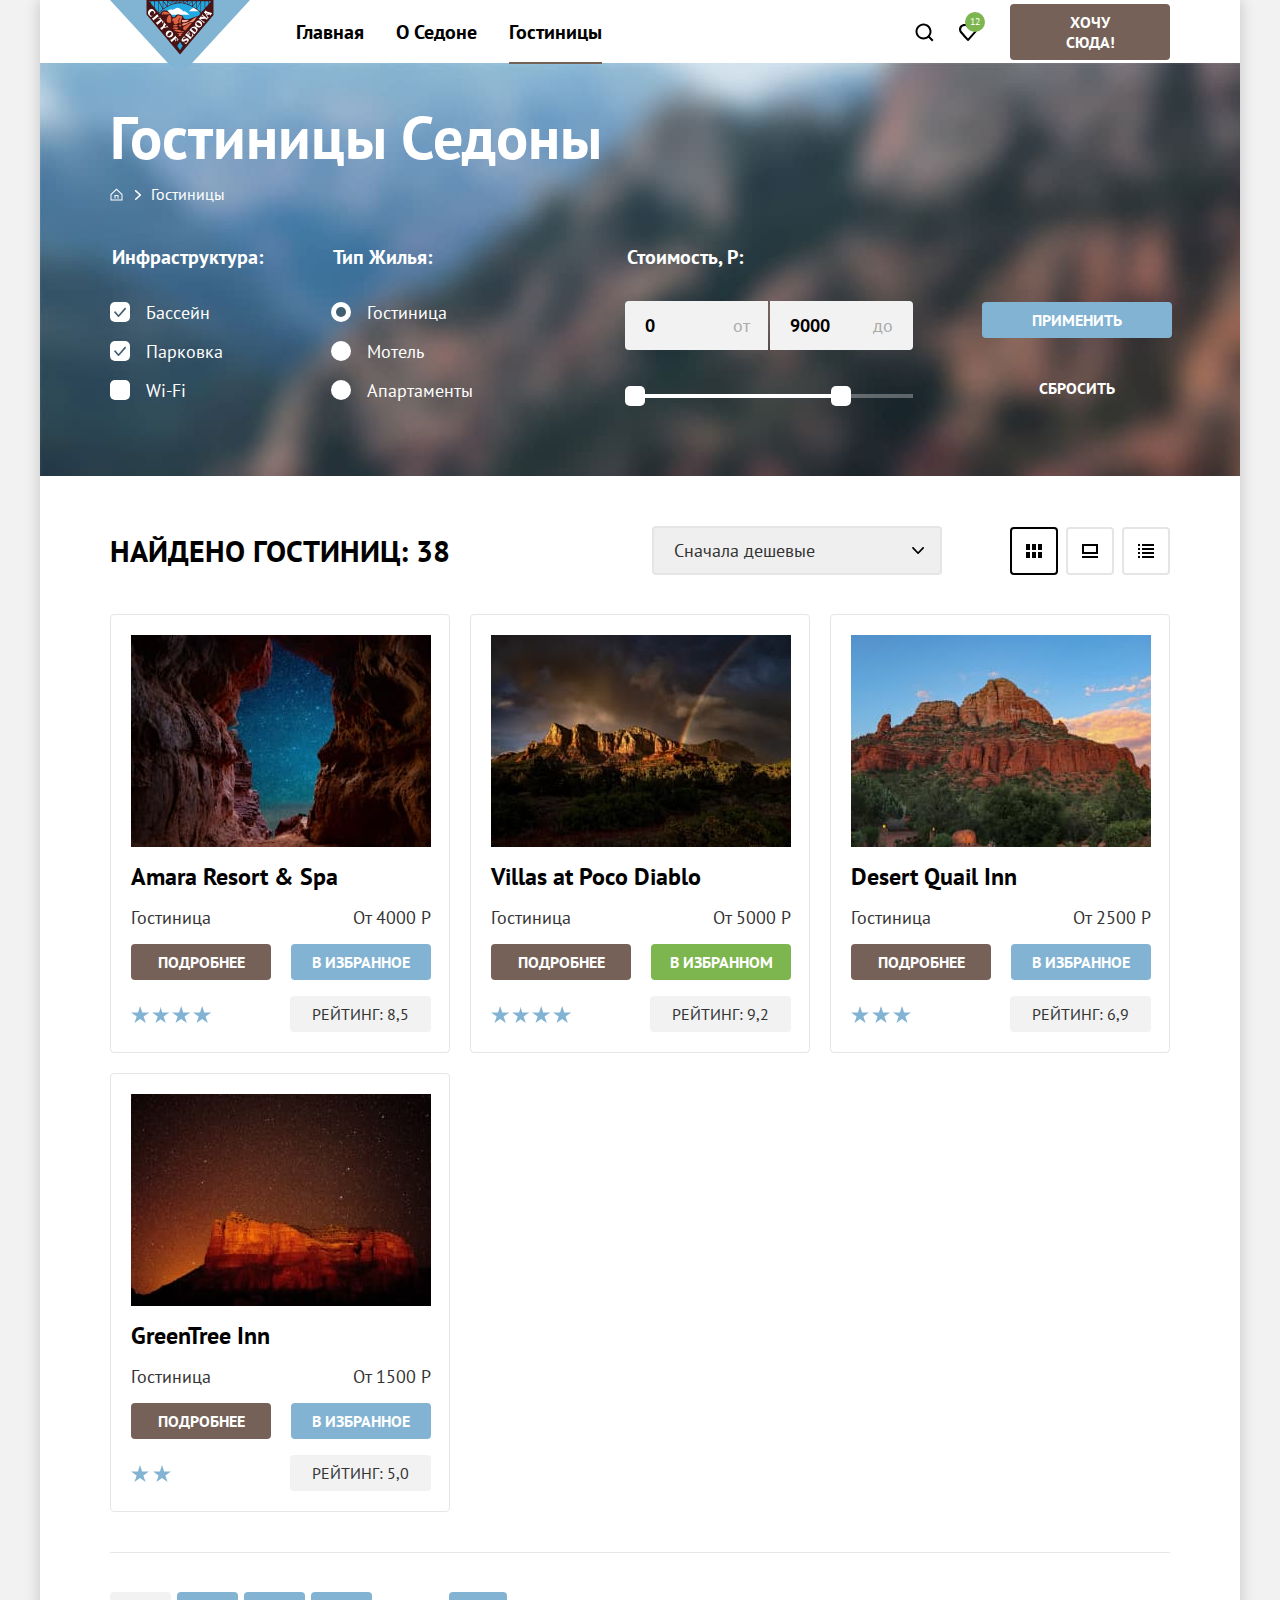
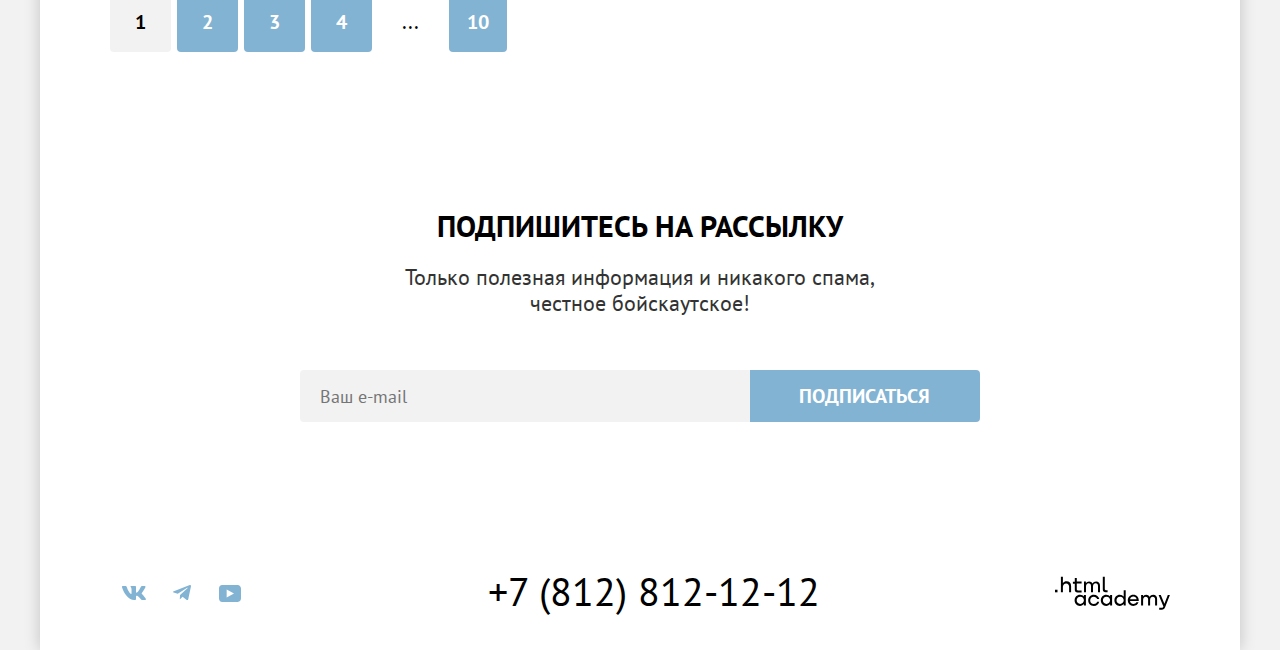
<file: catalog.html>
<!DOCTYPE html>
<html lang="ru">
  <head>
    <meta charset="UTF-8">
    <title>Каталог</title>
    <link rel="stylesheet" href="styles/styles.css">
  </head>
  <body>
    <div class="page-container">
      <header class="page-header">
        <nav class="main-navigation">
          <a class="navigation-logo" href="index.html"><img src="images/logo/logo-header.svg" width="140" height="70" alt="Логотип Седона."></a>
          <ul class="navigation-list">
            <li class="navigation-item">
              <a class="navigation-link" href="index.html">Главная</a>
            </li>
            <li class="navigation-item">
              <a class="navigation-link" href="about.html">О седоне</a>
            </li>
            <li class="navigation-item">
              <a class="navigation-link navigation-link-current" href="hotels.html">Гостиницы</a>
            </li>
          </ul>
          <ul class="navigation-list navigation-user">
            <li class="navigation-item">
              <a class="navigation-link" href="#">
                <svg class="navigation-icon" width="20" height="20" viewBox="0 0 20 20" aria-hidden="true" focusable="false" fill="none" xmlns="http://www.w3.org/2000/svg">
                  <path d="M19.5 18.0083L15.8 14.3287C16.8 13.0359 17.5 11.3453 17.5 9.4558C17.5 5.08011 13.9 1.5 9.5 1.5C5.1 1.5 1.5 5.17956 1.5 9.55525C1.5 13.9309 5.1 17.511 9.5 17.511C11.3 17.511 13 16.9144 14.4 15.8204L18.1 19.5L19.5 18.0083ZM9.5 15.5221C6.2 15.5221 3.5 12.837 3.5 9.55525C3.5 6.27348 6.2 3.5884 9.5 3.5884C12.8 3.5884 15.5 6.27348 15.5 9.55525C15.5 12.837 12.8 15.5221 9.5 15.5221Z"/>
                </svg>
                <span class="visually-hidden">Поиск.</span>
              </a>
            </li>
            <li class="navigation-item">
              <a class="navigation-link" href="#">
                <svg class="navigation-icon" width="20" height="20" viewBox="0 0 20 20" aria-hidden="true" focusable="false" fill="none" xmlns="http://www.w3.org/2000/svg">
                  <path d="M9.9 19C9.6 19 9.3 18.9 9.1 18.6C3.7 12.5 2.4 11.1 2.1 10.7C1.4 9.8 1 8.6 1 7.4C1 4.4 3.4 2 6.5 2C7.8 2 9 2.5 10 3.3C11 2.5 12.3 2 13.5 2C16.5 2 19 4.4 19 7.4C19 8.7 18.5 9.9 17.7 10.8L10.7 18.7C10.5 18.9 10.3 19 9.9 19ZM3.9 9.5C4.2 9.9 7.4 13.5 10 16.4L16.2 9.4C16.7 8.9 16.9 8.2 16.9 7.4C16.9 5.6 15.4 4.1 13.6 4.1C12.6 4.1 11.6 4.6 10.9 5.4C10.6 5.7 10.3 5.8 10 5.8C9.7 5.8 9.4 5.6 9.2 5.4C8.5 4.6 7.5 4.1 6.5 4.1C4.7 4.1 3.2 5.6 3.2 7.4C3.1 8.3 3.5 9 3.9 9.5C3.8 9.5 3.8 9.5 3.9 9.5Z"/>
                </svg>
                <span class="visually-hidden">Избранное.</span>
              </a>
              <span class="navigation-link-counter">12</span>
            </li>
            <li class="navigation-item navigation-button-container">
              <a class="button navigation-button" href="#">
                Хочу сюда!
              </a>
            </li>
          </ul>
        </nav>
      </header>

      <main class="main-inner main-container">
        <section class="inner-hero">
          <header class="inner-header">
            <h1 class="inner-header-title">Гостиницы Седоны</h1>
            <ul class="breadcrumbs">
              <li class="breadcrumbs-item">
                <a href="index.html" class="breadcrumbs-link breadcrumbs-icon"><span class="visually-hidden">Главная.</span></a>
              </li>
              <li class="breadcrumbs-item">
                <a class="breadcrumbs-link breadcrubms-link-text">Гостиницы</a>
              </li>
            </ul>
          </header>

            <section class="catalog-filters">

              <h2 class="visually-hidden">Список фильтров.</h2>
              <form action="https://echo.htmlacademy.ru/" class="catalog-filter">
                <div class="filters-container-left">
                <fieldset class="catalog-filter-group filter-group-left">
                  <legend class="catalog-filter-title">Инфраструктура:</legend>
                  <ul class="catalog-filter-list">
                    <li class="catalog-filter-item">
                      <label class="control">
                        <input class="visually-hidden control-input" type="checkbox" name="pool" checked>
                        <span class="control-mark"></span>
                        <span class="control-label">Бассейн</span>
                      </label>
                    </li>
                    <li class="catalog-filter-item">
                      <label class="control">
                        <input class="visually-hidden control-input" type="checkbox" name="parking" checked>
                        <span class="control-mark"></span>
                        <span class="control-label">Парковка</span>
                      </label>
                    </li>
                    <li class="catalog-filter-item">
                      <label class="control">
                        <input class="visually-hidden control-input" type="checkbox" name="wi-fi">
                        <span class="control-mark"></span>
                        <span class="control-label">Wi-Fi</span>
                      </label>
                    </li>
                  </ul>
                </fieldset>

                <fieldset class="catalog-filter-group filter-group-right">
                  <legend class="catalog-filter-title">Тип жилья:</legend>
                  <ul class="catalog-filter-list">
                    <li class="catalog-filter-item">
                      <label class="control">
                        <input class="visually-hidden control-input" type="radio" name="hotel-group" value="hotel" checked>
                        <span class="control-mark control-mark-round"></span>
                        <span class="control-label">Гостиница</span>
                      </label>
                    </li>
                    <li class="catalog-filter-item">
                      <label class="control">
                        <input class="visually-hidden control-input" type="radio" name="hotel-group" value="motel">
                        <span class="control-mark control-mark-round"></span>
                        <span class="control-label">Мотель</span>
                      </label>
                    </li>
                    <li class="catalog-filter-item">
                      <label class="control">
                        <input class="visually-hidden control-input" type="radio" name="hotel-group" value="apartments">
                        <span class="control-mark control-mark-round"></span>
                        <span class="control-label">Апартаменты</span>
                      </label>
                    </li>
                  </ul>
                </fieldset>
                </div>
                <div class="filters-container-right">
                <fieldset class="catalog-filter-group catalog-filter-price">
                  <legend class="catalog-filter-title">Стоимость, Р:</legend>
                  <div class="range">
                    <div class="range-wrapper-inputs">
                      <label class="catalog-filter-label">
                        <input class="range-input range-input-left" type="number" value="0" name="min-price" placeholder="0">
                        <span class="input-placeholder input-placeholder-left">от</span>
                      </label>
                      <label class="catalog-filter-label">
                        <input class="range-input range-input-right" type="number" value="9000" name="max-price" placeholder="9000">
                        <span class="input-placeholder input-placeholder-right">до</span>
                      </label>
                    </div>
                    <div class="range-scale">
                      <div class="range-bar" style="width: 226px">
                        <button type="button" class="range-toggle toggle-min">
                          <span class="visually-hidden">Изменить минимальную цену.</span>
                        </button>
                        <button type="button" class="range-toggle toggle-max">
                          <span class="visually-hidden">Изменить максимальную цену.</span>
                        </button>
                      </div>
                    </div>
                  </div>
                </fieldset>
                <div class="filters-button-container">
                  <button type="submit" class="button button-apply">Применить</button>
                  <button type="reset" class="button button-reset">Сбросить</button>
                </div>
                </div>
              </form>
            </section>
          </section>

          <section class="catalog-hotels">
            <div class="catalog-hotels-sorting">
              <h2 class="catalog-hotels-title">Найдено гостиниц: <span class="catalog-hotels-amount">38</span></h2>
              <div class="select">
                <select class="catalog-hotels-select-control" aria-label="Сортировка">
                  <option value="cheap" selected>Сначала дешевые</option>
                  <option value="expensive">Сначала дорогие</option>
                  <option value="popular">Сначала популярные</option>
                </select>
              </div>
              <ul class="catalog-hotels-display">
                <li class="hotels-display-item hotels-display-item-current">
                  <a href="#" class="button-display button-outlined">
                    <svg class="view-tile" width="20" height="20" viewBox="0 0 20 20" aria-hidden="true" focusable="false" fill="none" xmlns="http://www.w3.org/2000/svg">
                      <path d="M6 3H2V9H6V3Z" fill="black"/>
                      <path d="M18 3H14V9H18V3Z" fill="black"/>
                      <path d="M12 3H8V9H12V3Z" fill="black"/>
                      <path d="M6 11H2V17H6V11Z" fill="black"/>
                      <path d="M18 11H14V17H18V11Z" fill="black"/>
                      <path d="M12 11H8V17H12V11Z" fill="black"/>
                    </svg>
                    <span class="visually-hidden">Показать карточки.</span>
                  </a>
                </li>
                <li class="hotels-display-item">
                  <a href="#" class="button-display">
                    <svg class="view-slider" width="20" height="20" viewBox="0 0 20 20" aria-hidden="true" focusable="false" fill="none" xmlns="http://www.w3.org/2000/svg">
                      <path d="M18 15H2V17H18V15Z" fill="black"/>
                      <path d="M16 5V11H4V5H16ZM18 3H2V13H18V3Z" fill="black"/>
                    </svg>
                    <span class="visually-hidden">Показать слайдером.</span>
                  </a>
                </li>
                <li class="hotels-display-item">
                  <a href="#" class="button-display">
                    <svg class="view-list" width="20" height="20" viewBox="0 0 20 20" aria-hidden="true" focusable="false" fill="none" xmlns="http://www.w3.org/2000/svg">
                      <path d="M4 3H2V5H4V3Z" fill="black"/>
                      <path d="M18 3H6V5H18V3Z" fill="black"/>
                      <path d="M4 7H2V9H4V7Z" fill="black"/>
                      <path d="M18 7H6V9H18V7Z" fill="black"/>
                      <path d="M4 11H2V13H4V11Z" fill="black"/>
                      <path d="M18 11H6V13H18V11Z" fill="black"/>
                      <path d="M4 15H2V17H4V15Z" fill="black"/>
                      <path d="M18 15H6V17H18V15Z" fill="black"/>
                    </svg>
                    <span class="visually-hidden">Показать список.</span>
                  </a>
                </li>
              </ul>
            </div>

            <ul class="hotel-list">
              <li class="hotel-card">
                <a class="hotel-card-link" href="product.html">
                  <img class="hotel-card-image" src="images/catalog/catalog-1.jpg" width="300" height="212" alt="Пейзаж вокруг гостиницы Amara Resort & Spa.">
                  <h3 class="hotel-card-title">Amara Resort & Spa</h3>
                </a>
                <div class="card-content-container">
                  <span class="hotel-card-category">Гостиница</span>
                  <b class="hotel-card-price">От 4000 Р</b>
                  <div class="card-button-container">
                    <a class="button card-button-more" href="#">Подробнее</a>
                    <button type="button" class="button hotel-card-button-favorite">В Избранное</button>
                  </div>
                  <div class="review-container">
                    <p class="hotel-card-stars card-four-star">
                      <span class="visually-hidden">4 звезды</span>
                    </p>
                    <span class="hotel-card-review">Рейтинг: 8,5</span>
                  </div>
                </div>
              </li>

              <li class="hotel-card">
                <a class="hotel-card-link" href="product.html">
                  <img class="hotel-card-image" src="images/catalog/catalog-2.jpg" width="300" height="212" alt="Пейзаж с видом на Villas at Poco Diablo.">
                  <h3 class="hotel-card-title">Villas at Poco Diablo</h3>
                </a>
                <div class="card-content-container">
                  <span class="hotel-card-category">Гостиница</span>
                  <b class="hotel-card-price">От 5000 Р</b>
                  <div class="card-button-container">
                    <a class="button card-button-more" href="#">Подробнее</a>
                    <button type="button" class="button hotel-card-button-favorite-current">В избранном</button>
                  </div>
                  <div class="review-container">
                    <p class="hotel-card-stars card-four-star">
                      <span class="visually-hidden">4 звезды</span>
                    </p>
                    <span class="hotel-card-review">Рейтинг: 9,2</span>
                  </div>
                </div>
              </li>

              <li class="hotel-card">
                <a class="hotel-card-link" href="product.html">
                  <img class="hotel-card-image" src="images/catalog/catalog-3.jpg" width="300" height="212" alt="Пейзжа с видом на пустыню Quail Inn.">
                  <h3 class="hotel-card-title">Desert Quail Inn</h3>
                </a>
                <div class="card-content-container">
                  <span class="hotel-card-category">Гостиница</span>
                  <b class="hotel-card-price">От 2500 Р</b>
                  <div class="card-button-container">
                    <a class="button card-button-more" href="#">Подробнее</a>
                    <button type="button" class="button hotel-card-button-favorite">В Избранное</button>
                  </div>
                  <div class="review-container">
                    <p class="hotel-card-stars card-three-star">
                      <span class="visually-hidden">3 звезды</span>
                    </p>
                    <span class="hotel-card-review">Рейтинг: 6,9</span>
                  </div>
                </div>
              </li>

              <li class="hotel-card">
                <a class="hotel-card-link" href="product.html">
                  <img class="hotel-card-image" src="images/catalog/catalog-4.jpg" width="300" height="212" alt="Пейзаж вокруг гостинцы GreenTree Inn.">
                  <h3 class="hotel-card-title">GreenTree Inn</h3>
                </a>
                <div class="card-content-container">
                  <span class="hotel-card-category">Гостиница</span>
                  <b class="hotel-card-price">От 1500 Р</b>
                  <div class="card-button-container">
                    <a class="button card-button-more" href="#">Подробнее</a>
                    <button type="button" class="button hotel-card-button-favorite">В избранное</button>
                  </div>
                  <div class="review-container">
                    <p class="hotel-card-stars card-two-star">
                      <span class="visually-hidden">2 звезды</span>
                    </p>
                    <span class="hotel-card-review">Рейтинг: 5,0</span>
                  </div>
                </div>
              </li>
            </ul>

          <ul class="pagination">
            <li class="pagination-item">
              <a class="pagination-link pagination-current">1</a>
            </li>
            <li class="pagination-item">
              <a class="pagination-link" href="#">2</a>
            </li>
            <li class="pagination-item">
              <a class="pagination-link" href="#">3</a>
            </li>
            <li class="pagination-item">
              <a class="pagination-link" href="#">4</a>
            </li>
            <li class="pagination-item">
              <span class="pagination-item-ellipsis">
                ...
              </span>
            </li>
            <li class="pagination-item">
              <a class="pagination-link pagination-link-double" href="#">10</a>
            </li>
          </ul>
        </section>
      </main>

      <footer class="page-footer">

        <section class="subscription-catalog">
          <h2 class="subscription-title">Подпишитесь на рассылку</h2>
          <p class="subscription-description description-white">Только полезная информация и никакого спама,<br>честное бойскаутское!</p>
          <form action="https://echo.htmlacademy.ru/" class="subscription-form" method="post">
            <label class="visually-hidden" for="input-id">Ваш E-mail</label>
            <input class="subscription-field" id="input-id" type="email" name="subscription-email" placeholder="Ваш e-mail">
            <button class="button subscription-button" type="submit">Подписаться</button>
          </form>
        </section>
        <div class="page-footer-container">
          <section class="footer-social">
            <h2 class="visually-hidden">Социальные сети.</h2>
            <ul class="footer-social-list">
              <li class="social-item">
                <a href="https://vk.com/htmlacademy" class="social-link">
                  <svg class="social-icon" aria-hidden="true" focusable="false" width="24" height="14" viewBox="0 0 24 14" fill="none" xmlns="http://www.w3.org/2000/svg">
                    <path fill-rule="evenodd" clip-rule="evenodd" d="M23.45 0.948C23.616 0.402 23.45 0 22.655 0H20.03C19.362 0 19.054 0.347 18.887 0.73C18.887 0.73 17.552 3.926 15.661 6.002C15.049 6.604 14.771 6.795 14.437 6.795C14.27 6.795 14.019 6.604 14.019 6.057V0.948C14.019 0.292 13.835 0 13.279 0H9.151C8.734 0 8.483 0.304 8.483 0.593C8.483 1.214 9.429 1.358 9.526 3.106V6.904C9.526 7.737 9.373 7.888 9.039 7.888C8.149 7.888 5.984 4.677 4.699 1.003C4.45 0.288 4.198 0 3.527 0H0.9C0.15 0 0 0.347 0 0.73C0 1.412 0.89 4.8 4.145 9.281C6.315 12.341 9.37 14 12.153 14C13.822 14 14.028 13.632 14.028 12.997V10.684C14.028 9.947 14.186 9.8 14.715 9.8C15.105 9.8 15.772 9.992 17.33 11.467C19.11 13.216 19.403 14 20.405 14H23.03C23.78 14 24.156 13.632 23.94 12.904C23.702 12.18 22.852 11.129 21.725 9.882C21.113 9.172 20.195 8.407 19.916 8.024C19.527 7.533 19.638 7.314 19.916 6.877C19.916 6.877 23.116 2.451 23.449 0.948H23.45Z"/>
                  </svg>
                  <span class="visually-hidden">Вконтакте.</span>
                </a>
              </li>
              <li class="social-item">
                <a href="https://t.me/htmlacademy" class="social-link">
                  <svg class="social-icon" aria-hidden="true" focusable="false" width="18" height="16" viewBox="0 0 18 16" fill="none" xmlns="http://www.w3.org/2000/svg">
                    <path d="M16.785 0.0992597L0.840489 6.24776C-0.247661 6.68481 -0.241365 7.29184 0.640845 7.56253L4.73445 8.83953L14.2058 2.8637C14.6537 2.59121 15.0629 2.7378 14.7265 3.03636L7.05283 9.96185H7.05103L7.05283 9.96275L6.77045 14.1823C7.18413 14.1823 7.36669 13.9925 7.59871 13.7686L9.58705 11.8351L13.7229 14.89C14.4855 15.31 15.0332 15.0941 15.2229 14.1841L17.9379 1.38885C18.2158 0.274623 17.5126 -0.229883 16.785 0.0992597Z"/>
                  </svg>
                  <span class="visually-hidden">Телеграм.</span>
                </a>
              </li>
              <li class="social-item">
                <a href="https://www.youtube.com/user/htmlacademyru" class="social-link">
                  <svg class="social-icon" aria-hidden="true" focusable="false" width="22" height="17" viewBox="0 0 22 17" fill="none" xmlns="http://www.w3.org/2000/svg">
                    <path d="M18.607 0H3.17413C1.31343 0 0 1.59375 0 3.4V13.4937C0 15.4062 1.31343 17 3.17413 17H18.8259C20.4677 17 22 15.4062 22 13.6V3.4C21.7811 1.59375 20.4677 0 18.607 0ZM7.66169 12.5375V4.4625L14.995 8.5L7.66169 12.5375Z"/>
                  </svg>
                  <span class="visually-hidden">Ютуб.</span>
                </a>
              </li>
            </ul>
          </section>

          <section class="footer-contacts">
            <h2 class="visually-hidden">Контакты.</h2>
            <address class="contacts-adress">
              <a href="tel:88128121212" class="contacts-phone">+7 (812) 812-12-12</a>
            </address>
          </section>

          <section class="footer-logo">
            <h2 class="visually-hidden">HTML academy.</h2>
            <a href="https://htmlacademy.ru/" class="html-link">
              <svg class="html-logo" aria-hidden="true" focusable="false" width="115" height="34" viewBox="0 0 115 34" fill="none" xmlns="http://www.w3.org/2000/svg">
                <path d="M0 13.7232V16.3232H2.5V13.7232H0Z"/>
                <path d="M11.6 5.32324C10 5.32324 8.8 6.02324 8 7.02324H7.9V0.823242H5.9V16.3232H7.9V11.0232C7.9 8.92324 9.2 7.42324 11.2 7.42324C13 7.42324 14.1 8.82324 14.1 10.6232V16.3232H16.1V10.2232C16.2 7.22324 14.3 5.32324 11.6 5.32324Z"/>
                <path d="M26.6 5.62324H21.8V1.92324H19.8V5.72324H17.9V7.72324H19.8V13.7232C19.8 15.4232 20.8 16.4232 22.5 16.4232H26.6V14.4232H22.9C22.2 14.4232 21.8 14.0232 21.8 13.3232V7.62324H26.6V5.62324Z"/>
                <path d="M41.1 5.42324C39.5 5.42324 38.2 6.22324 37.6 7.52324H37.5C36.9 6.32324 35.7 5.42324 34.1 5.42324C32.7 5.42324 31.6 6.22324 31 7.22324H30.9V5.62324H29V16.2232H31V10.8232C31 8.82324 32 7.32324 33.6 7.32324C35.1 7.32324 36 8.32324 36 9.92324V16.2232H38V10.6232C38 8.22324 39.4 7.32324 40.6 7.32324C42.1 7.32324 43 8.32324 43 9.92324V16.2232H45V9.72324C45.1 7.22324 43.6 5.42324 41.1 5.42324Z"/>
                <path d="M47.8 13.5232C47.8 15.2232 48.8 16.2232 50.6 16.2232H52.6V14.2232H50.9C50.2 14.2232 49.8 13.8232 49.8 13.1232V0.823242H47.8V13.5232Z"/>
                <path d="M28.9 20.5232C28 19.4232 26.7 18.7232 25 18.7232C21.9 18.7232 19.6 21.0232 19.6 24.3232C19.6 27.6232 21.9 29.9232 25 29.9232C26.8 29.9232 28 29.1232 28.8 28.0232H28.9V29.6232H30.9V19.0232H28.9V20.5232ZM25.3 27.9232C23.1 27.9232 21.7 26.3232 21.7 24.3232C21.7 22.3232 23.1 20.7232 25.3 20.7232C27.5 20.7232 28.9 22.3232 28.9 24.3232C28.9 26.2232 27.5 27.9232 25.3 27.9232Z"/>
                <path d="M44.2 22.8232C43.7 20.4232 41.6 18.7232 38.8 18.7232C35.4 18.7232 33.2 21.2232 33.2 24.3232C33.2 27.4232 35.4 29.9232 38.8 29.9232C41.6 29.9232 43.7 28.1232 44.2 25.7232H42.1C41.7 27.0232 40.4 28.0232 38.8 28.0232C36.6 28.0232 35.2 26.4232 35.2 24.4232C35.2 22.4232 36.6 20.8232 38.8 20.8232C40.4 20.8232 41.6 21.8232 42.1 23.0232H44.2V22.8232Z"/>
                <path d="M55.1 20.5232C54.2 19.4232 52.9 18.7232 51.2 18.7232C48.1 18.7232 45.8 21.0232 45.8 24.3232C45.8 27.6232 48.1 29.9232 51.2 29.9232C53 29.9232 54.2 29.1232 55 28.0232H55.1V29.6232H57.1V19.0232H55.1V20.5232ZM51.5 27.9232C49.3 27.9232 47.9 26.3232 47.9 24.3232C47.9 22.3232 49.3 20.7232 51.5 20.7232C53.7 20.7232 55.1 22.3232 55.1 24.3232C55.1 26.2232 53.6 27.9232 51.5 27.9232Z"/>
                <path d="M68.7 20.6232C67.8 19.5232 66.5 18.7232 64.8 18.7232C61.7 18.7232 59.4 21.0232 59.4 24.3232C59.4 27.6232 61.6 29.9232 64.8 29.9232C66.5 29.9232 67.8 29.1232 68.6 28.1232H68.7V29.6232H70.7V14.2232H68.7V20.6232ZM65.1 27.9232C62.9 27.9232 61.5 26.3232 61.5 24.3232C61.5 22.3232 62.9 20.7232 65.1 20.7232C67.3 20.7232 68.7 22.3232 68.7 24.3232C68.6 26.3232 67.2 27.9232 65.1 27.9232Z"/>
                <path d="M78.3 18.7232C75 18.7232 72.8 21.2232 72.8 24.3232C72.8 27.3232 74.9 29.9232 78.3 29.9232C80.8 29.9232 82.8 28.6232 83.5 26.3232H81.4C80.9 27.3232 79.8 27.9232 78.4 27.9232C76.5 27.9232 75.1 26.6232 75 25.0232H83.8C84 21.4232 81.8 18.7232 78.3 18.7232ZM78.3 20.6232C80 20.6232 81.3 21.6232 81.6 23.2232H75.1C75.4 21.7232 76.6 20.6232 78.3 20.6232Z"/>
                <path d="M98.2 18.7232C96.6 18.7232 95.3 19.5232 94.6 20.7232H94.5C93.9 19.5232 92.7 18.7232 91.1 18.7232C89.7 18.7232 88.6 19.4232 88 20.5232V19.0232H86.1V29.6232H88.1V24.2232C88.1 22.2232 89.1 20.8232 90.7 20.7232C92.2 20.7232 93.1 21.7232 93.1 23.3232V29.6232H95.1V24.0232C95.1 21.6232 96.5 20.7232 97.7 20.7232C99.2 20.7232 100.1 21.7232 100.1 23.3232V29.6232H102.1V23.1232C102.2 20.5232 100.7 18.7232 98.2 18.7232Z"/>
                <path d="M109.4 27.8232L105.8 18.9232H103.6L108.4 30.5232C108.1 31.4232 107.7 31.7232 106.7 31.7232H104.2V33.7232H106.7C108.5 33.7232 109.5 32.9232 110.2 31.1232L114.9 18.9232H112.8L109.4 27.8232Z"/>
              </svg>
              <span class="visually-hidden">HTML academy.</span>
            </a>
          </section>
        </div>
      </footer>
    </div>
  </body>
</html>
</file>
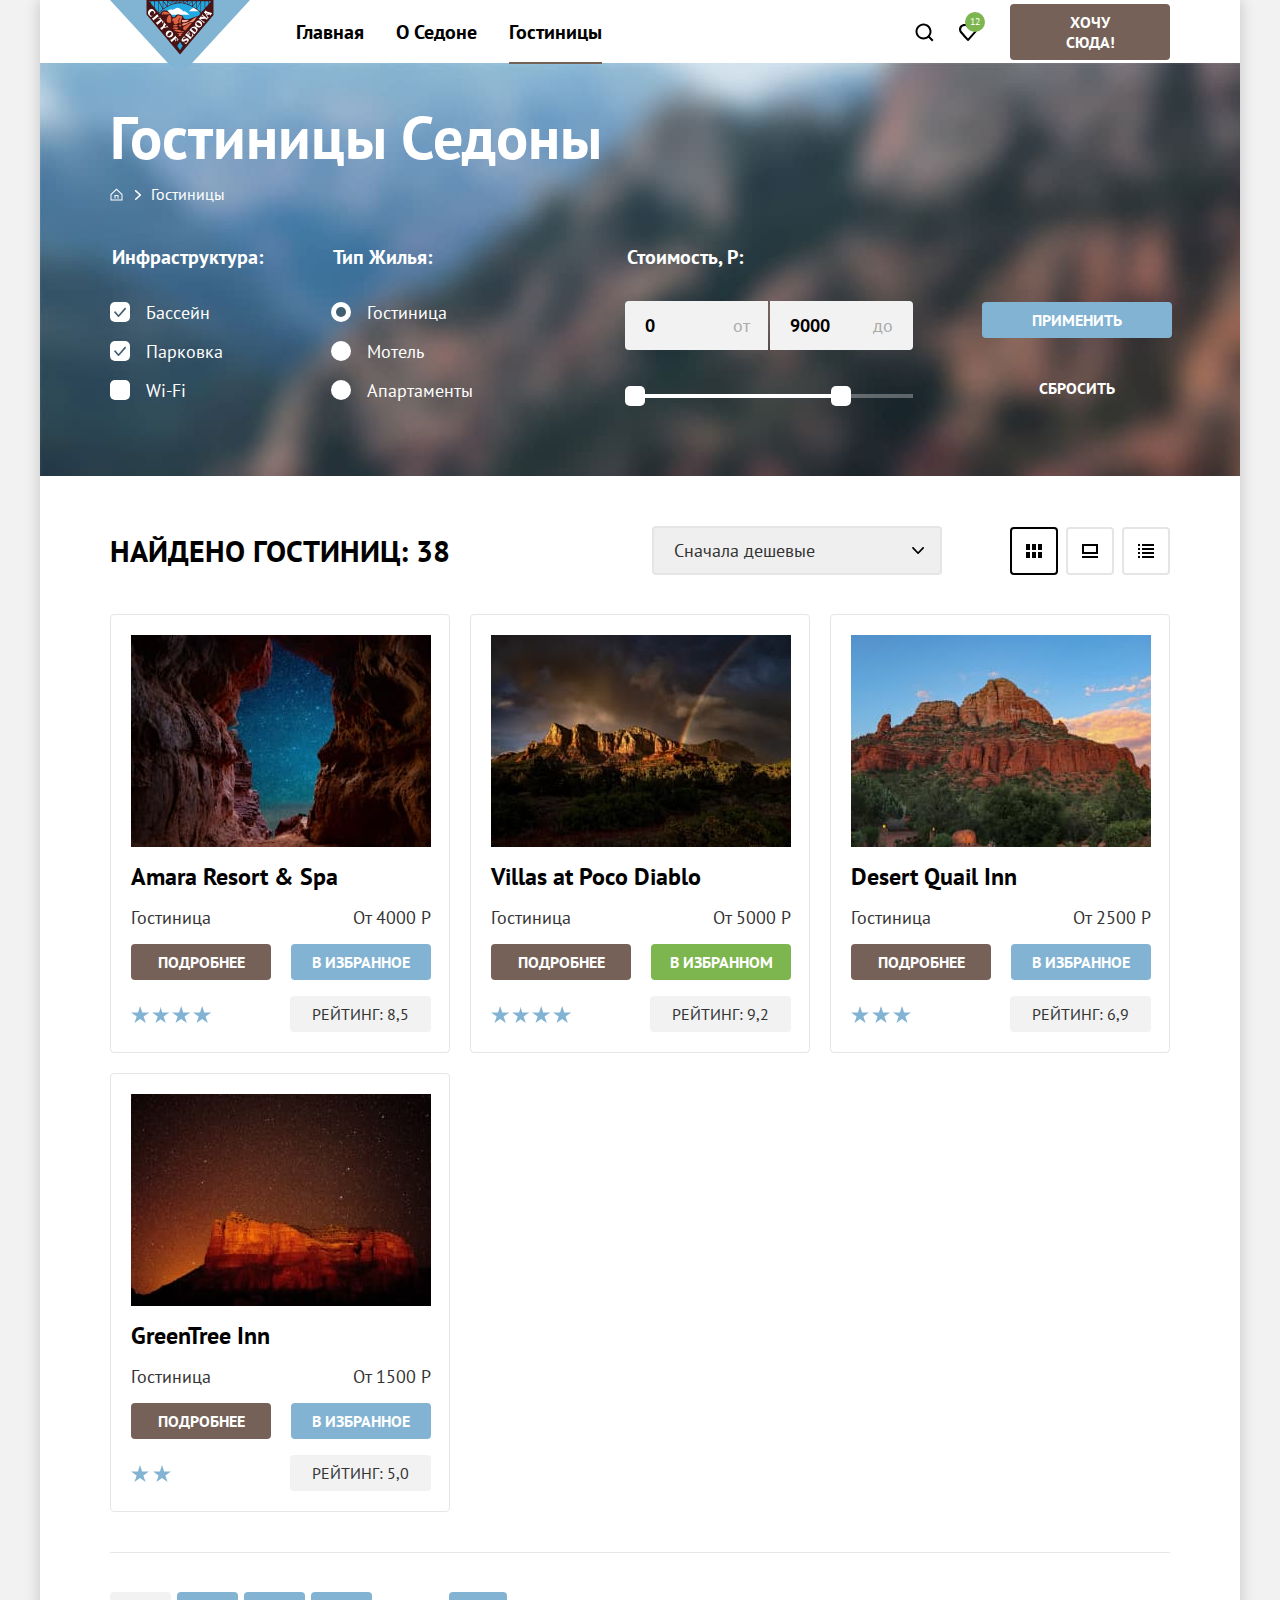
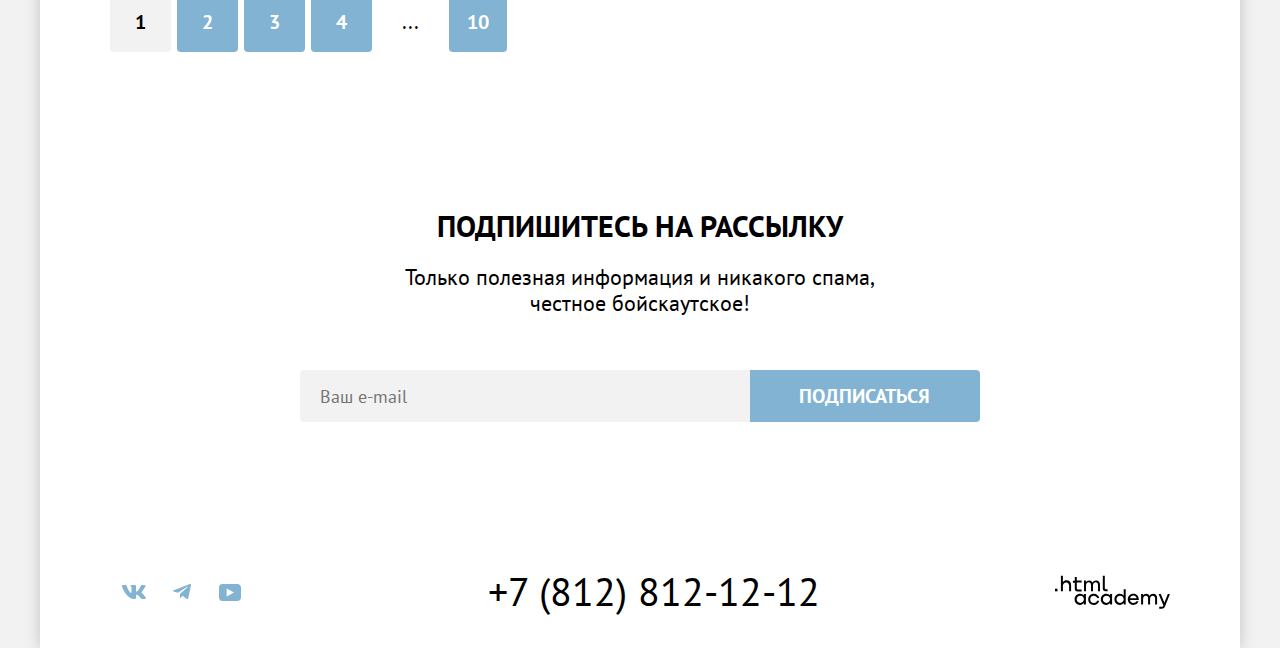
<file: 10/catalog.html>
<!DOCTYPE html>
<html lang="ru">
  <head>
    <meta charset="UTF-8">
    <title>Каталог</title>
    <link rel="stylesheet" href="styles/styles.css">
    <base href="https://htmlacademy-htmlcss.github.io/2109103-sedona-36/10/">
</head>
  <body>
    <div class="page-container">
      <header class="page-header">
        <nav class="main-navigation">
          <a class="navigation-logo" href="index.html"><img src="images/logo/logo-header.svg" width="140" height="70" alt="Логотип Седона."></a>
          <ul class="navigation-list">
            <li class="navigation-item">
              <a class="navigation-link" href="main.html">Главная</a>
            </li>
            <li class="navigation-item">
              <a class="navigation-link" href="about.html">О седоне</a>
            </li>
            <li class="navigation-item">
              <a class="navigation-link navigation-link-current" href="hotels.html">Гостиницы</a>
            </li>
          </ul>
          <ul class="navigation-list navigation-user">
            <li class="navigation-item">
              <a class="navigation-link" href="#">
                <svg class="navigation-icon" width="20" height="20" viewBox="0 0 20 20" aria-hidden="true" focusable="false" fill="none" xmlns="http://www.w3.org/2000/svg">
                  <path d="M19.5 18.0083L15.8 14.3287C16.8 13.0359 17.5 11.3453 17.5 9.4558C17.5 5.08011 13.9 1.5 9.5 1.5C5.1 1.5 1.5 5.17956 1.5 9.55525C1.5 13.9309 5.1 17.511 9.5 17.511C11.3 17.511 13 16.9144 14.4 15.8204L18.1 19.5L19.5 18.0083ZM9.5 15.5221C6.2 15.5221 3.5 12.837 3.5 9.55525C3.5 6.27348 6.2 3.5884 9.5 3.5884C12.8 3.5884 15.5 6.27348 15.5 9.55525C15.5 12.837 12.8 15.5221 9.5 15.5221Z"/>
                </svg>
                <span class="visually-hidden">Поиск.</span>
              </a>
            </li>
            <li class="navigation-item">
              <a class="navigation-link" href="#">
                <svg class="navigation-icon" width="20" height="20" viewBox="0 0 20 20" aria-hidden="true" focusable="false" fill="none" xmlns="http://www.w3.org/2000/svg">
                  <path d="M9.9 19C9.6 19 9.3 18.9 9.1 18.6C3.7 12.5 2.4 11.1 2.1 10.7C1.4 9.8 1 8.6 1 7.4C1 4.4 3.4 2 6.5 2C7.8 2 9 2.5 10 3.3C11 2.5 12.3 2 13.5 2C16.5 2 19 4.4 19 7.4C19 8.7 18.5 9.9 17.7 10.8L10.7 18.7C10.5 18.9 10.3 19 9.9 19ZM3.9 9.5C4.2 9.9 7.4 13.5 10 16.4L16.2 9.4C16.7 8.9 16.9 8.2 16.9 7.4C16.9 5.6 15.4 4.1 13.6 4.1C12.6 4.1 11.6 4.6 10.9 5.4C10.6 5.7 10.3 5.8 10 5.8C9.7 5.8 9.4 5.6 9.2 5.4C8.5 4.6 7.5 4.1 6.5 4.1C4.7 4.1 3.2 5.6 3.2 7.4C3.1 8.3 3.5 9 3.9 9.5C3.8 9.5 3.8 9.5 3.9 9.5Z"/>
                </svg>
                <span class="visually-hidden">Избранное.</span>
              </a>
              <span class="navigation-link-counter">12</span>
            </li>
            <li class="navigation-item navigation-button-container">
              <a class="button navigation-button" href="#">
                Хочу сюда!
              </a>
            </li>
          </ul>
        </nav>
      </header>

      <main class="main-inner main-container">
        <section class="inner-hero">
          <header class="inner-header">
            <h1 class="inner-header-title">Гостиницы Седоны</h1>
            <ul class="breadcrumbs">
              <li class="breadcrumbs-item">
                <a href="index.html" class="breadcrumbs-link breadcrumbs-icon"><span class="visually-hidden">Главная.</span></a>
              </li>
              <li class="breadcrumbs-item">
                <a class="breadcrumbs-link breadcrubms-link-text">Гостиницы</a>
              </li>
            </ul>
          </header>

            <section class="catalog-filters">

              <h2 class="visually-hidden">Список фильтров.</h2>
              <form action="https://echo.htmlacademy.ru/" class="catalog-filter">
                <div class="filters-container-left">
                <fieldset class="catalog-filter-group filter-group-left">
                  <legend class="catalog-filter-title">Инфраструктура:</legend>
                  <ul class="catalog-filter-list">
                    <li class="catalog-filter-item">
                      <label class="control">
                        <input class="visually-hidden control-input" type="checkbox" name="pool" checked>
                        <span class="control-mark"></span>
                        <span style="control-label">Бассейн</span>
                      </label>
                    </li>
                    <li class="catalog-filter-item">
                      <label class="control">
                        <input class="visually-hidden control-input" type="checkbox" name="parking" checked>
                        <span class="control-mark"></span>
                        <span style="control-label">Парковка</span>
                      </label>
                    </li>
                    <li class="catalog-filter-item">
                      <label class="control">
                        <input class="visually-hidden control-input" type="checkbox" name="wi-fi">
                        <span class="control-mark"></span>
                        <span style="control-label">Wi-Fi</span>
                      </label>
                    </li>
                  </ul>
                </fieldset>

                <fieldset class="catalog-filter-group filter-group-right">
                  <legend class="catalog-filter-title">Тип жилья:</legend>
                  <ul class="catalog-filter-list">
                    <li class="catalog-filter-item">
                      <label class="control">
                        <input class="visually-hidden control-input" type="radio" name="hotel-group" value="hotel" checked>
                        <span class="control-mark control-mark-round"></span>
                        <span style="control-label">Гостиница</span>
                      </label>
                    </li>
                    <li class="catalog-filter-item">
                      <label class="control">
                        <input class="visually-hidden control-input" type="radio" name="hotel-group" value="motel">
                        <span class="control-mark control-mark-round"></span>
                        <span style="control-label">Мотель</span>
                      </label>
                    </li>
                    <li class="catalog-filter-item">
                      <label class="control">
                        <input class="visually-hidden control-input" type="radio" name="hotel-group" value="apartments">
                        <span class="control-mark control-mark-round"></span>
                        <span style="control-label">Апартаменты</span>
                      </label>
                    </li>
                  </ul>
                </fieldset>
                </div>
                <div class="filters-container-right">
                <fieldset class="catalog-filter-group catalog-filter-price">
                  <legend class="catalog-filter-title">Стоимость, Р:</legend>
                  <div class="range">
                    <div class="range-wrapper-inputs">
                      <label class="catalog-filter-label">
                        <input class="range-input range-input-left" type="number" value="0" name="min-price" placeholder="0">
                        <span class="input-placeholder input-placeholder-left">от</span>
                      </label>
                      <label class="catalog-filter-label">
                        <input class="range-input range-input-right" type="number" value="9000" name="max-price" placeholder="9000">
                        <span class="input-placeholder input-placeholder-right">до</span>
                      </label>
                    </div>
                    <div class="range-scale">
                      <div class="range-bar" style="width: 226px">
                        <button type="button" class="range-toggle toggle-min">
                          <span class="visually-hidden">Изменить минимальную цену.</span>
                        </button>
                        <button type="button" class="range-toggle toggle-max">
                          <span class="visually-hidden">Изменить максимальную цену.</span>
                        </button>
                      </div>
                    </div>
                  </div>
                </fieldset>
                <div class="filters-button-container">
                  <button type="submit" class="button button-apply">Применить</button>
                  <button type="reset" class="button button-reset">Сбросить</button>
                </div>
                </div>
              </form>
            </section>
          </section>

          <section class="catalog-hotels">
            <div class="catalog-hotels-sorting">
              <h2 class="catalog-hotels-title">Найдено гостиниц: <span class="catalog-hotels-amount">38</span></h2>
              <div class="select">
                <select class="catalog-hotels-select-control" aria-label="Сортировка">
                  <option value="cheap" selected>Сначала дешевые</option>
                  <option value="expensive">Сначала дорогие</option>
                  <option value="popular">Сначала популярные</option>
                </select>
              </div>
              <ul class="catalog-hotels-display">
                <li class="hotels-display-item hotels-display-item-current">
                  <a href="#" class="button-display button-outlined">
                    <svg class="view-tile" width="20" height="20" viewBox="0 0 20 20" aria-hidden="true" focusable="false" fill="none" xmlns="http://www.w3.org/2000/svg">
                      <path d="M6 3H2V9H6V3Z" fill="black"/>
                      <path d="M18 3H14V9H18V3Z" fill="black"/>
                      <path d="M12 3H8V9H12V3Z" fill="black"/>
                      <path d="M6 11H2V17H6V11Z" fill="black"/>
                      <path d="M18 11H14V17H18V11Z" fill="black"/>
                      <path d="M12 11H8V17H12V11Z" fill="black"/>
                    </svg>
                    <span class="visually-hidden">Показать карточки.</span>
                  </a>
                </li>
                <li class="hotels-display-item">
                  <a href="#" class="button-display">
                    <svg class="view-slider" width="20" height="20" viewBox="0 0 20 20" aria-hidden="true" focusable="false" fill="none" xmlns="http://www.w3.org/2000/svg">
                      <path d="M18 15H2V17H18V15Z" fill="black"/>
                      <path d="M16 5V11H4V5H16ZM18 3H2V13H18V3Z" fill="black"/>
                    </svg>
                    <span class="visually-hidden">Показать слайдером.</span>
                  </a>
                </li>
                <li class="hotels-display-item">
                  <a href="#" class="button-display">
                    <svg class="view-list" width="20" height="20" viewBox="0 0 20 20" aria-hidden="true" focusable="false" fill="none" xmlns="http://www.w3.org/2000/svg">
                      <path d="M4 3H2V5H4V3Z" fill="black"/>
                      <path d="M18 3H6V5H18V3Z" fill="black"/>
                      <path d="M4 7H2V9H4V7Z" fill="black"/>
                      <path d="M18 7H6V9H18V7Z" fill="black"/>
                      <path d="M4 11H2V13H4V11Z" fill="black"/>
                      <path d="M18 11H6V13H18V11Z" fill="black"/>
                      <path d="M4 15H2V17H4V15Z" fill="black"/>
                      <path d="M18 15H6V17H18V15Z" fill="black"/>
                    </svg>
                    <span class="visually-hidden">Показать список.</span>
                  </a>
                </li>
              </ul>
            </div>

            <ul class="hotel-list">
              <li class="hotel-card">
                <a class="hotel-card-link" href="product.html">
                  <img class="hotel-card-image" src="images/catalog/catalog-1.jpg" width="300" height="212" alt="Пейзаж вокруг гостиницы Amara Resort & Spa.">
                  <h3 class="hotel-card-title">Amara Resort & Spa</h3>
                </a>
                <div class="card-content-container">
                  <span class="hotel-card-category">Гостиница</span>
                  <b class="hotel-card-price">От 4000 Р</b>
                  <div class="card-button-container">
                    <a class="button card-button-more" href="#">Подробнее</a>
                    <button class="button hotel-card-button-favorite">В Избранное</button>
                  </div>
                  <div class="review-container">
                    <p class="hotel-card-stars card-four-star">
                      <span class="visually-hidden">4 звезды</span>
                    </p>
                    <span class="hotel-card-review">Рейтинг: 8,5</span>
                  </div>
                </div>
              </li>

              <li class="hotel-card">
                <a class="hotel-card-link" href="product.html">
                  <img class="hotel-card-image" src="images/catalog/catalog-2.jpg" width="300" height="212" alt="Пейзаж с видом на Villas at Poco Diablo.">
                  <h3 class="hotel-card-title">Villas at Poco Diablo</h3>
                </a>
                <div class="card-content-container">
                  <span class="hotel-card-category">Гостиница</span>
                  <b class="hotel-card-price">От 5000 Р</b>
                  <div class="card-button-container">
                    <a class="button card-button-more" href="#">Подробнее</a>
                    <button class="button hotel-card-button-favorite-current">В избранном</button>
                  </div>
                  <div class="review-container">
                    <p class="hotel-card-stars card-four-star">
                      <span class="visually-hidden">4 звезды</span>
                    </p>
                    <span class="hotel-card-review">Рейтинг: 9,2</span>
                  </div>
                </div>
              </li>

              <li class="hotel-card">
                <a class="hotel-card-link" href="product.html">
                  <img class="hotel-card-image" src="images/catalog/catalog-3.jpg" width="300" height="212" alt="Пейзжа с видом на пустыню Quail Inn.">
                  <h3 class="hotel-card-title">Desert Quail Inn</h3>
                </a>
                <div class="card-content-container">
                  <span class="hotel-card-category">Гостиница</span>
                  <b class="hotel-card-price">От 2500 Р</b>
                  <div class="card-button-container">
                    <a class="button card-button-more" href="#">Подробнее</a>
                    <button class="button hotel-card-button-favorite">В Избранное</button>
                  </div>
                  <div class="review-container">
                    <p class="hotel-card-stars card-three-star">
                      <span class="visually-hidden">3 звезды</span>
                    </p>
                    <span class="hotel-card-review">Рейтинг: 6,9</span>
                  </div>
                </div>
              </li>

              <li class="hotel-card">
                <a class="hotel-card-link" href="product.html">
                  <img class="hotel-card-image" src="images/catalog/catalog-4.jpg" width="300" height="212" alt="Пейзаж вокруг гостинцы GreenTree Inn.">
                  <h3 class="hotel-card-title">GreenTree Inn</h3>
                </a>
                <div class="card-content-container">
                  <span class="hotel-card-category">Гостиница</span>
                  <b class="hotel-card-price">От 1500 Р</b>
                  <div class="card-button-container">
                    <a class="button card-button-more" href="#">Подробнее</a>
                    <button class="button hotel-card-button-favorite">В избранное</button>
                  </div>
                  <div class="review-container">
                    <p class="hotel-card-stars card-two-star">
                      <span class="visually-hidden">2 звезды</span>
                    </p>
                    <span class="hotel-card-review">Рейтинг: 5,0</span>
                  </div>
                </div>
              </li>
            </ul>

          <ul class="pagination">
            <li class="pagination-item">
              <a class="pagination-link pagination-current">1</a>
            </li>
            <li class="pagination-item">
              <a class="pagination-link" href="#">2</a>
            </li>
            <li class="pagination-item">
              <a class="pagination-link" href="#">3</a>
            </li>
            <li class="pagination-item">
              <a class="pagination-link" href="#">4</a>
            </li>
            <li class="pagination-item">
              <span class="pagination-item-ellipsis">
                ...
              </span>
            </li>
            <li class="pagination-item">
              <a class="pagination-link pagination-link-double" href="#">10</a>
            </li>
          </ul>
        </section>
      </main>

      <footer class="page-footer">

        <section class="subscription-catalog">
          <h2 class="subscription-title">Подпишитесь на рассылку</h2>
          <p class="subscription-description">Только полезная информация и никакого спама,<br>честное бойскаутское!</p>
          <form action="https://echo.htmlacademy.ru/" class="subscription-form" method="post">
            <label class="visually-hidden" for="input-id">Ваш E-mail</label>
            <input class="subscription-field" id="input-id" type="email" name="subscription-email" placeholder="Ваш e-mail">
            <button class="button subscription-button" type="submit">Подписаться</button>
          </form>
        </section>
        <div class="page-footer-container">
          <section class="footer-social">
            <h2 class="visually-hidden">Социальные сети.</h2>
            <ul class="footer-social-list">
              <li class="social-item">
                <a href="https://vk.com/htmlacademy" class="social-link">
                  <svg class="social-icon" aria-hidden="true" focusable="false" width="24" height="14" viewBox="0 0 24 14" fill="none" xmlns="http://www.w3.org/2000/svg">
                    <path fill-rule="evenodd" clip-rule="evenodd" d="M23.45 0.948C23.616 0.402 23.45 0 22.655 0H20.03C19.362 0 19.054 0.347 18.887 0.73C18.887 0.73 17.552 3.926 15.661 6.002C15.049 6.604 14.771 6.795 14.437 6.795C14.27 6.795 14.019 6.604 14.019 6.057V0.948C14.019 0.292 13.835 0 13.279 0H9.151C8.734 0 8.483 0.304 8.483 0.593C8.483 1.214 9.429 1.358 9.526 3.106V6.904C9.526 7.737 9.373 7.888 9.039 7.888C8.149 7.888 5.984 4.677 4.699 1.003C4.45 0.288 4.198 0 3.527 0H0.9C0.15 0 0 0.347 0 0.73C0 1.412 0.89 4.8 4.145 9.281C6.315 12.341 9.37 14 12.153 14C13.822 14 14.028 13.632 14.028 12.997V10.684C14.028 9.947 14.186 9.8 14.715 9.8C15.105 9.8 15.772 9.992 17.33 11.467C19.11 13.216 19.403 14 20.405 14H23.03C23.78 14 24.156 13.632 23.94 12.904C23.702 12.18 22.852 11.129 21.725 9.882C21.113 9.172 20.195 8.407 19.916 8.024C19.527 7.533 19.638 7.314 19.916 6.877C19.916 6.877 23.116 2.451 23.449 0.948H23.45Z"/>
                  </svg>
                  <span class="visually-hidden">Вконтакте.</span>
                </a>
              </li>
              <li class="social-item">
                <a href="https://t.me/htmlacademy" class="social-link">
                  <svg class="social-icon" aria-hidden="true" focusable="false" width="18" height="16" viewBox="0 0 18 16" fill="none" xmlns="http://www.w3.org/2000/svg">
                    <path d="M16.785 0.0992597L0.840489 6.24776C-0.247661 6.68481 -0.241365 7.29184 0.640845 7.56253L4.73445 8.83953L14.2058 2.8637C14.6537 2.59121 15.0629 2.7378 14.7265 3.03636L7.05283 9.96185H7.05103L7.05283 9.96275L6.77045 14.1823C7.18413 14.1823 7.36669 13.9925 7.59871 13.7686L9.58705 11.8351L13.7229 14.89C14.4855 15.31 15.0332 15.0941 15.2229 14.1841L17.9379 1.38885C18.2158 0.274623 17.5126 -0.229883 16.785 0.0992597Z"/>
                  </svg>
                  <span class="visually-hidden">Телеграм.</span>
                </a>
              </li>
              <li class="social-item">
                <a href="https://www.youtube.com/user/htmlacademyru" class="social-link">
                  <svg class="social-icon" aria-hidden="true" focusable="false" width="22" height="17" viewBox="0 0 22 17" fill="none" xmlns="http://www.w3.org/2000/svg">
                    <path d="M18.607 0H3.17413C1.31343 0 0 1.59375 0 3.4V13.4937C0 15.4062 1.31343 17 3.17413 17H18.8259C20.4677 17 22 15.4062 22 13.6V3.4C21.7811 1.59375 20.4677 0 18.607 0ZM7.66169 12.5375V4.4625L14.995 8.5L7.66169 12.5375Z"/>
                  </svg>
                  <span class="visually-hidden">Ютуб.</span>
                </a>
              </li>
            </ul>
          </section>

          <section class="footer-contacts">
            <h2 class="visually-hidden">Контакты.</h2>
            <address class="contacts-adress">
              <a href="tel:88128121212" class="contacts-phone">+7 (812) 812-12-12</a>
            </address>
          </section>

          <section class="footer-logo">
            <h2 class="visually-hidden">HTML academy.</h2>
            <a href="https://htmlacademy.ru/" class="html-link">
              <svg class="html-logo" aria-hidden="true" focusable="false" width="115" height="34" viewBox="0 0 115 34" fill="none" xmlns="http://www.w3.org/2000/svg">
                <path d="M0 13.7232V16.3232H2.5V13.7232H0Z"/>
                <path d="M11.6 5.32324C10 5.32324 8.8 6.02324 8 7.02324H7.9V0.823242H5.9V16.3232H7.9V11.0232C7.9 8.92324 9.2 7.42324 11.2 7.42324C13 7.42324 14.1 8.82324 14.1 10.6232V16.3232H16.1V10.2232C16.2 7.22324 14.3 5.32324 11.6 5.32324Z"/>
                <path d="M26.6 5.62324H21.8V1.92324H19.8V5.72324H17.9V7.72324H19.8V13.7232C19.8 15.4232 20.8 16.4232 22.5 16.4232H26.6V14.4232H22.9C22.2 14.4232 21.8 14.0232 21.8 13.3232V7.62324H26.6V5.62324Z"/>
                <path d="M41.1 5.42324C39.5 5.42324 38.2 6.22324 37.6 7.52324H37.5C36.9 6.32324 35.7 5.42324 34.1 5.42324C32.7 5.42324 31.6 6.22324 31 7.22324H30.9V5.62324H29V16.2232H31V10.8232C31 8.82324 32 7.32324 33.6 7.32324C35.1 7.32324 36 8.32324 36 9.92324V16.2232H38V10.6232C38 8.22324 39.4 7.32324 40.6 7.32324C42.1 7.32324 43 8.32324 43 9.92324V16.2232H45V9.72324C45.1 7.22324 43.6 5.42324 41.1 5.42324Z"/>
                <path d="M47.8 13.5232C47.8 15.2232 48.8 16.2232 50.6 16.2232H52.6V14.2232H50.9C50.2 14.2232 49.8 13.8232 49.8 13.1232V0.823242H47.8V13.5232Z"/>
                <path d="M28.9 20.5232C28 19.4232 26.7 18.7232 25 18.7232C21.9 18.7232 19.6 21.0232 19.6 24.3232C19.6 27.6232 21.9 29.9232 25 29.9232C26.8 29.9232 28 29.1232 28.8 28.0232H28.9V29.6232H30.9V19.0232H28.9V20.5232ZM25.3 27.9232C23.1 27.9232 21.7 26.3232 21.7 24.3232C21.7 22.3232 23.1 20.7232 25.3 20.7232C27.5 20.7232 28.9 22.3232 28.9 24.3232C28.9 26.2232 27.5 27.9232 25.3 27.9232Z"/>
                <path d="M44.2 22.8232C43.7 20.4232 41.6 18.7232 38.8 18.7232C35.4 18.7232 33.2 21.2232 33.2 24.3232C33.2 27.4232 35.4 29.9232 38.8 29.9232C41.6 29.9232 43.7 28.1232 44.2 25.7232H42.1C41.7 27.0232 40.4 28.0232 38.8 28.0232C36.6 28.0232 35.2 26.4232 35.2 24.4232C35.2 22.4232 36.6 20.8232 38.8 20.8232C40.4 20.8232 41.6 21.8232 42.1 23.0232H44.2V22.8232Z"/>
                <path d="M55.1 20.5232C54.2 19.4232 52.9 18.7232 51.2 18.7232C48.1 18.7232 45.8 21.0232 45.8 24.3232C45.8 27.6232 48.1 29.9232 51.2 29.9232C53 29.9232 54.2 29.1232 55 28.0232H55.1V29.6232H57.1V19.0232H55.1V20.5232ZM51.5 27.9232C49.3 27.9232 47.9 26.3232 47.9 24.3232C47.9 22.3232 49.3 20.7232 51.5 20.7232C53.7 20.7232 55.1 22.3232 55.1 24.3232C55.1 26.2232 53.6 27.9232 51.5 27.9232Z"/>
                <path d="M68.7 20.6232C67.8 19.5232 66.5 18.7232 64.8 18.7232C61.7 18.7232 59.4 21.0232 59.4 24.3232C59.4 27.6232 61.6 29.9232 64.8 29.9232C66.5 29.9232 67.8 29.1232 68.6 28.1232H68.7V29.6232H70.7V14.2232H68.7V20.6232ZM65.1 27.9232C62.9 27.9232 61.5 26.3232 61.5 24.3232C61.5 22.3232 62.9 20.7232 65.1 20.7232C67.3 20.7232 68.7 22.3232 68.7 24.3232C68.6 26.3232 67.2 27.9232 65.1 27.9232Z"/>
                <path d="M78.3 18.7232C75 18.7232 72.8 21.2232 72.8 24.3232C72.8 27.3232 74.9 29.9232 78.3 29.9232C80.8 29.9232 82.8 28.6232 83.5 26.3232H81.4C80.9 27.3232 79.8 27.9232 78.4 27.9232C76.5 27.9232 75.1 26.6232 75 25.0232H83.8C84 21.4232 81.8 18.7232 78.3 18.7232ZM78.3 20.6232C80 20.6232 81.3 21.6232 81.6 23.2232H75.1C75.4 21.7232 76.6 20.6232 78.3 20.6232Z"/>
                <path d="M98.2 18.7232C96.6 18.7232 95.3 19.5232 94.6 20.7232H94.5C93.9 19.5232 92.7 18.7232 91.1 18.7232C89.7 18.7232 88.6 19.4232 88 20.5232V19.0232H86.1V29.6232H88.1V24.2232C88.1 22.2232 89.1 20.8232 90.7 20.7232C92.2 20.7232 93.1 21.7232 93.1 23.3232V29.6232H95.1V24.0232C95.1 21.6232 96.5 20.7232 97.7 20.7232C99.2 20.7232 100.1 21.7232 100.1 23.3232V29.6232H102.1V23.1232C102.2 20.5232 100.7 18.7232 98.2 18.7232Z"/>
                <path d="M109.4 27.8232L105.8 18.9232H103.6L108.4 30.5232C108.1 31.4232 107.7 31.7232 106.7 31.7232H104.2V33.7232H106.7C108.5 33.7232 109.5 32.9232 110.2 31.1232L114.9 18.9232H112.8L109.4 27.8232Z"/>
              </svg>
              <span class="visually-hidden">HTML academy.</span>
            </a>
          </section>
        </div>
      </footer>
    </div>
  </body>
</html>
</file>
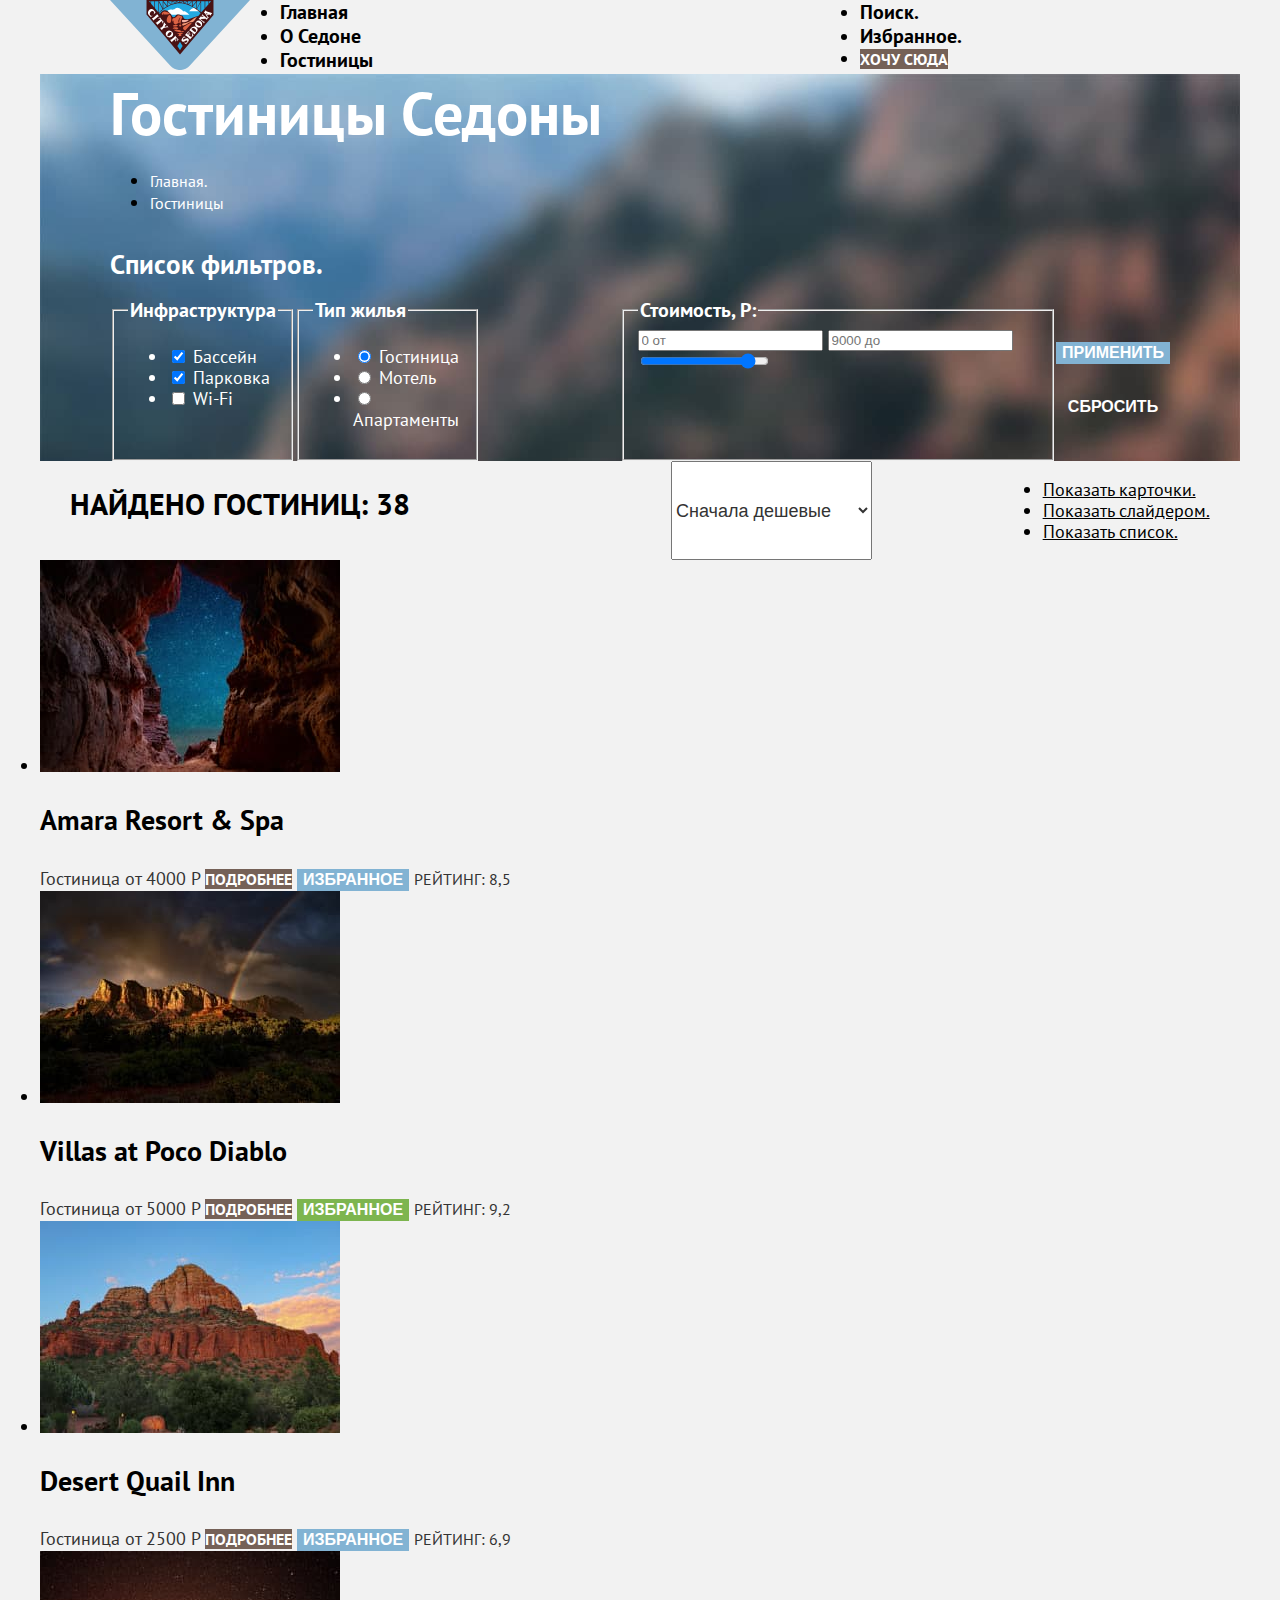
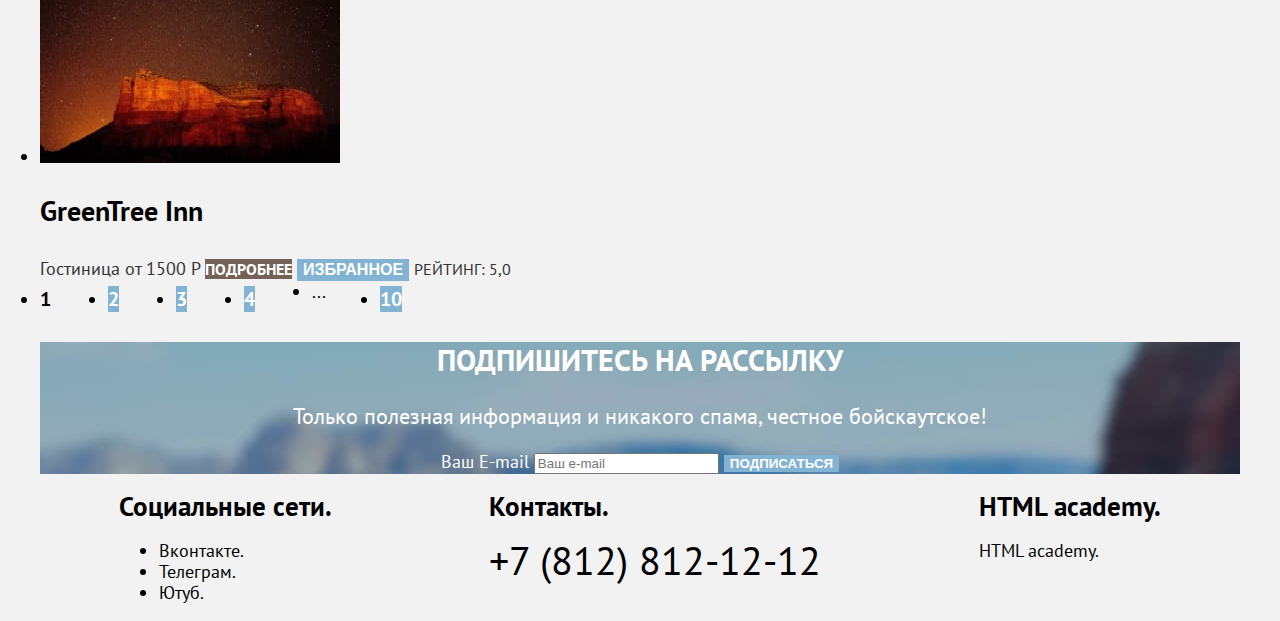
<file: 5/catalog.html>
<!DOCTYPE html>
<html lang="ru">
  <head>
    <meta charset="UTF-8">
    <title>Каталог</title>
    <link rel="stylesheet" href="styles/styles.css">
    <base href="https://htmlacademy-htmlcss.github.io/2109103-sedona-36/5/">
</head>
  <body>
    <div class="page-container">
      <header class="page-header">
        <nav class="main-navigation">
          <a class="navigation-logo" href="index.html"><img src="images/logo/logo-header.svg" width="140" height="70" alt="Логотип Седона."></a>
          <ul class="navigation-list">
            <li class="navigation-item">
              <a class="navigation-link" href="main.html">Главная</a>
            </li>
            <li class="navigation-item">
              <a class="navigation-link" href="about.html">О седоне</a>
            </li>
            <li class="navigation-item">
              <a class="navigation-link navigation-link-current" href="hotels.html">Гостиницы</a>
            </li>
          </ul>
          <ul class="navigation-list navigation-user">
            <li class="navigation-item">
              <a class="navigation-link" href="#">
                <span class="visually-hidden">Поиск.</span>
              </a>
            </li>
            <li class="navigation-item">
              <a class="navigation-link" href="#">
                <span class="visually-hidden">Избранное.</span>
              </a>
            </li>
            <li class="navigation-item">
              <a class="button navigation-button" href="#">
                Хочу сюда
              </a>
            </li>
          </ul>
        </nav>
      </header>

      <main class="main-inner main-container">
        <div class="page-container">
          <section class="inner-hero">
            <header class="inner-header">
              <h1 class="inner-header-title">Гостиницы Седоны</h1>
              <ul class="breadcrumbs">
                <li class="breadcrumbs-item">
                  <a href="index.html" class="breadcrumbs-link"><span class="visually-hidden">Главная.</span></a>
                </li>
                <li class="breadcrumbs-item">
                  <a class="breadcrumbs-link">Гостиницы</a>
                </li>
              </ul>
            </header>

            <section class="catalog-filters">

              <h2 class="visually-hidden">Список фильтров.</h2>
              <form action="https://echo.htmlacademy.ru/" class="catalog-filter">
                <div class="filters-container-left">
                <fieldset class="catalog-filter-group">
                  <legend class="catalog-filter-title">Инфраструктура</legend>
                  <ul class="catalog-filter-list">
                    <li class="catalog-filter-item">
                      <label class="control">
                        <input class="control-input" type="checkbox" name="pool" checked>

                        Бассейн
                      </label>
                    </li>
                    <li class="catalog-filter-item">
                      <label class="control">
                        <input class="control-input" type="checkbox" name="parking" checked>

                        Парковка
                      </label>
                    </li>
                    <li class="catalog-filter-item">
                      <label class="control">
                        <input class="control-input" type="checkbox" name="wi-fi">

                        Wi-Fi
                      </label>
                    </li>
                  </ul>
                </fieldset>

                <fieldset class="catalog-filter-group">
                  <legend class="catalog-filter-title">Тип жилья</legend>
                  <ul class="catalog-filter-list">
                    <li class="catalog-filter-item">
                      <label class="control">
                        <input class="control-input" type="radio" name="hotel-group" value="hotel" checked>

                        Гостиница
                      </label>
                    </li>
                    <li class="catalog-filter-item">
                      <label class="control">
                        <input class="control-input" type="radio" name="hotel-group" value="motel">

                        Мотель
                      </label>
                    </li>
                    <li class="catalog-filter-item">
                      <label class="control">
                        <input class="control-input" type="radio" name="hotel-group" value="apartments">

                        Апартаменты
                      </label>
                    </li>
                  </ul>
                </fieldset>
                </div>
                <div class="filters-container-right">
                <fieldset class="catalog-filter-group">
                  <legend class="catalog-filter-title">Стоимость, Р:</legend>
                  <input class="control-input" type="text" placeholder="0 от">
                  <input class="control-input" type="text" placeholder="9000 до">
                  <input class="control-ipnut" type="range" min="0" max="9000" step="1" value="8000">
                </fieldset>
                <div class="filters-button-container">
                  <button type="submit" class="button button-apply">Применить</button>
                  <button type="reset" class="button button-reset">Сбросить</button>
                </div>
                </div>
              </form>
            </section>
          </section>

          <section class="catalog-hotels">
            <div class="catalog-hotels-sorting">
              <h2 class="catalog-hotels-title">Найдено гостиниц: <span class="catalog-hotels-amount">38</span></h2>
              <select class="catalog-hotels-select-control" aria-label="Сортировка">
                <option value="cheap" selected>Сначала дешевые</option>
                <option value="expensive">Сначала дорогие</option>
                <option value="popular">Сначала популярные</option>
              </select>
              <ul class="catalog-hotels-display">
                <li class="hotels-display-item">
                  <a href="#" class="button-display button-outlined">
                    <span class="visually-hidden">Показать карточки.</span>
                  </a>
                </li>
                <li class="hotels-display-item">
                  <a href="#" class="button-display">
                    <span class="visually-hidden">Показать слайдером.</span>
                  </a>
                </li>
                <li class="hotels-display-item">
                  <a href="#" class="button-display">
                    <span class="visually-hidden">Показать список.</span>
                  </a>
                </li>
              </ul>
            </div>

          <ul class="hotel-list">
            <li class="hotel-card">
              <a class="hotel-card-link" href="product.html">
                <img class="hotel-card-image" src="images/catalog/catalog-1.jpg" width="300" height="212" alt="Пейзаж вокруг гостиницы Amara Resort & Spa.">
                <h3 class="hotel-card-title">Amara Resort & Spa</h3>
              </a>
              <span class="hotel-card-category">Гостиница</span>
              <b class="hotel-card-price">от 4000 Р</b>
              <a class="button card-button-more" href="#">Подробнее</a>
              <button class="button hotel-card-button-favorite">Избранное</button>
              <span class="hotel-card-stars"></span>
              <span class="hotel-card-review">Рейтинг: 8,5</span>
            </li>

            <li class="hotel-card">
              <a class="hotel-card-link" href="product.html">
                <img class="hotel-card-image" src="images/catalog/catalog-2.jpg" width="300" height="212" alt="Пейзаж с видом на Villas at Poco Diablo.">
                <h3 class="hotel-card-title">Villas at Poco Diablo</h3>
              </a>
              <span class="hotel-card-category">Гостиница</span>
              <b class="hotel-card-price">от 5000 Р</b>
              <a class="button card-button-more" href="#">Подробнее</a>
              <button class="button hotel-card-button-favorite-current">Избранное</button>
              <span class="hotel-card-stars"></span>
              <span class="hotel-card-review">Рейтинг: 9,2</span>
            </li>

            <li class="hotel-card">
              <a class="hotel-card-link" href="product.html">
                <img class="hotel-card-image" src="images/catalog/catalog-3.jpg" width="300" height="212" alt="Пейзжа с видом на пустыню Quail Inn.">
                <h3 class="hotel-card-title">Desert Quail Inn</h3>
              </a>
              <span class="hotel-card-category">Гостиница</span>
              <b class="hotel-card-price">от 2500 Р</b>
              <a class="button card-button-more" href="#">Подробнее</a>
              <button class="button hotel-card-button-favorite">Избранное</button>
              <span class="hotel-card-stars"></span>
              <span class="hotel-card-review">Рейтинг: 6,9</span>
            </li>

            <li class="hotel-card">
              <a class="hotel-card-link" href="product.html">
                <img class="hotel-card-image" src="images/catalog/catalog-4.jpg" width="300" height="212" alt="Пейзаж вокруг гостинцы GreenTree Inn.">
                <h3 class="hotel-card-title">GreenTree Inn</h3>
              </a>
              <span class="hotel-card-category">Гостиница</span>
              <b class="hotel-card-price">от 1500 Р</b>
              <a class="button card-button-more" href="#">Подробнее</a>
              <button class="button hotel-card-button-favorite">Избранное</button>
              <span class="hotel-card-stars"></span>
              <span class="hotel-card-review">Рейтинг: 5,0</span>
            </li>
          </ul>

          <ul class="pagination">
            <li class="pagination-item">
              <a class="pagination-link pagination-current">1</a>
            </li>
            <li class="pagination-item">
              <a class="pagination-link" href="#">2</a>
            </li>
            <li class="pagination-item">
              <a class="pagination-link" href="#">3</a>
            </li>
            <li class="pagination-item">
              <a class="pagination-link" href="#">4</a>
            </li>
            <li class="pagination-item">
              <span class="pagination-item-ellipsis">
                ...
              </span>
            </li>
            <li class="pagination-item">
              <a class="pagination-link" href="#">10</a>
            </li>
          </ul>
        </section>
      </div>
      </main>

      <footer class="page-footer">

        <section class="subscription">
          <h2 class="subscription-title">Подпишитесь на рассылку</h2>
          <p class="subscription-description">Только полезная информация и никакого спама, честное бойскаутское!</p>
          <form action="https://echo.htmlacademy.ru/" class="subscription-form" method="post">
            <label class="visually-hidden" for="input-id">Ваш E-mail</label>
            <input id="input-id" type="email" name="subscription-email" placeholder="Ваш e-mail">
            <button class="button subscription-button" type="submit">Подписаться</button>
          </form>
        </section>
        <div class="page-footer-container">
          <section class="footer-social">
            <h2 class="visually-hidden">Социальные сети.</h2>
            <ul class="footer-social-list">
              <li class="social-item">
                <a href="https://vk.com/htmlacademy" class="social-item">
                  <span class="visually-hidden">Вконтакте.</span>
                </a>
              </li>
              <li class="social-item">
                <a href="https://t.me/htmlacademy" class="social-item">
                  <span class="visually-hidden">Телеграм.</span>
                </a>
              </li>
              <li class="social-item">
                <a href="https://www.youtube.com/user/htmlacademyru" class="social-item">
                  <span class="visually-hidden">Ютуб.</span>
                </a>
              </li>
            </ul>
          </section>

          <section class="footer-contacts">
            <h2 class="visually-hidden">Контакты.</h2>
            <address class="contacts-adress">
              <a href="tel:88128121212" class="contacts-phone">+7 (812) 812-12-12</a>
            </address>
          </section>

          <section class="footer-logo">
            <h2 class="visually-hidden">HTML academy.</h2>
            <a href="https://htmlacademy.ru/" class="html-link">
              <span class="visually-hidden">HTML academy.</span>
            </a>
          </section>
        </div>
      </footer>
    </div>
  </body>
</html>
</file>
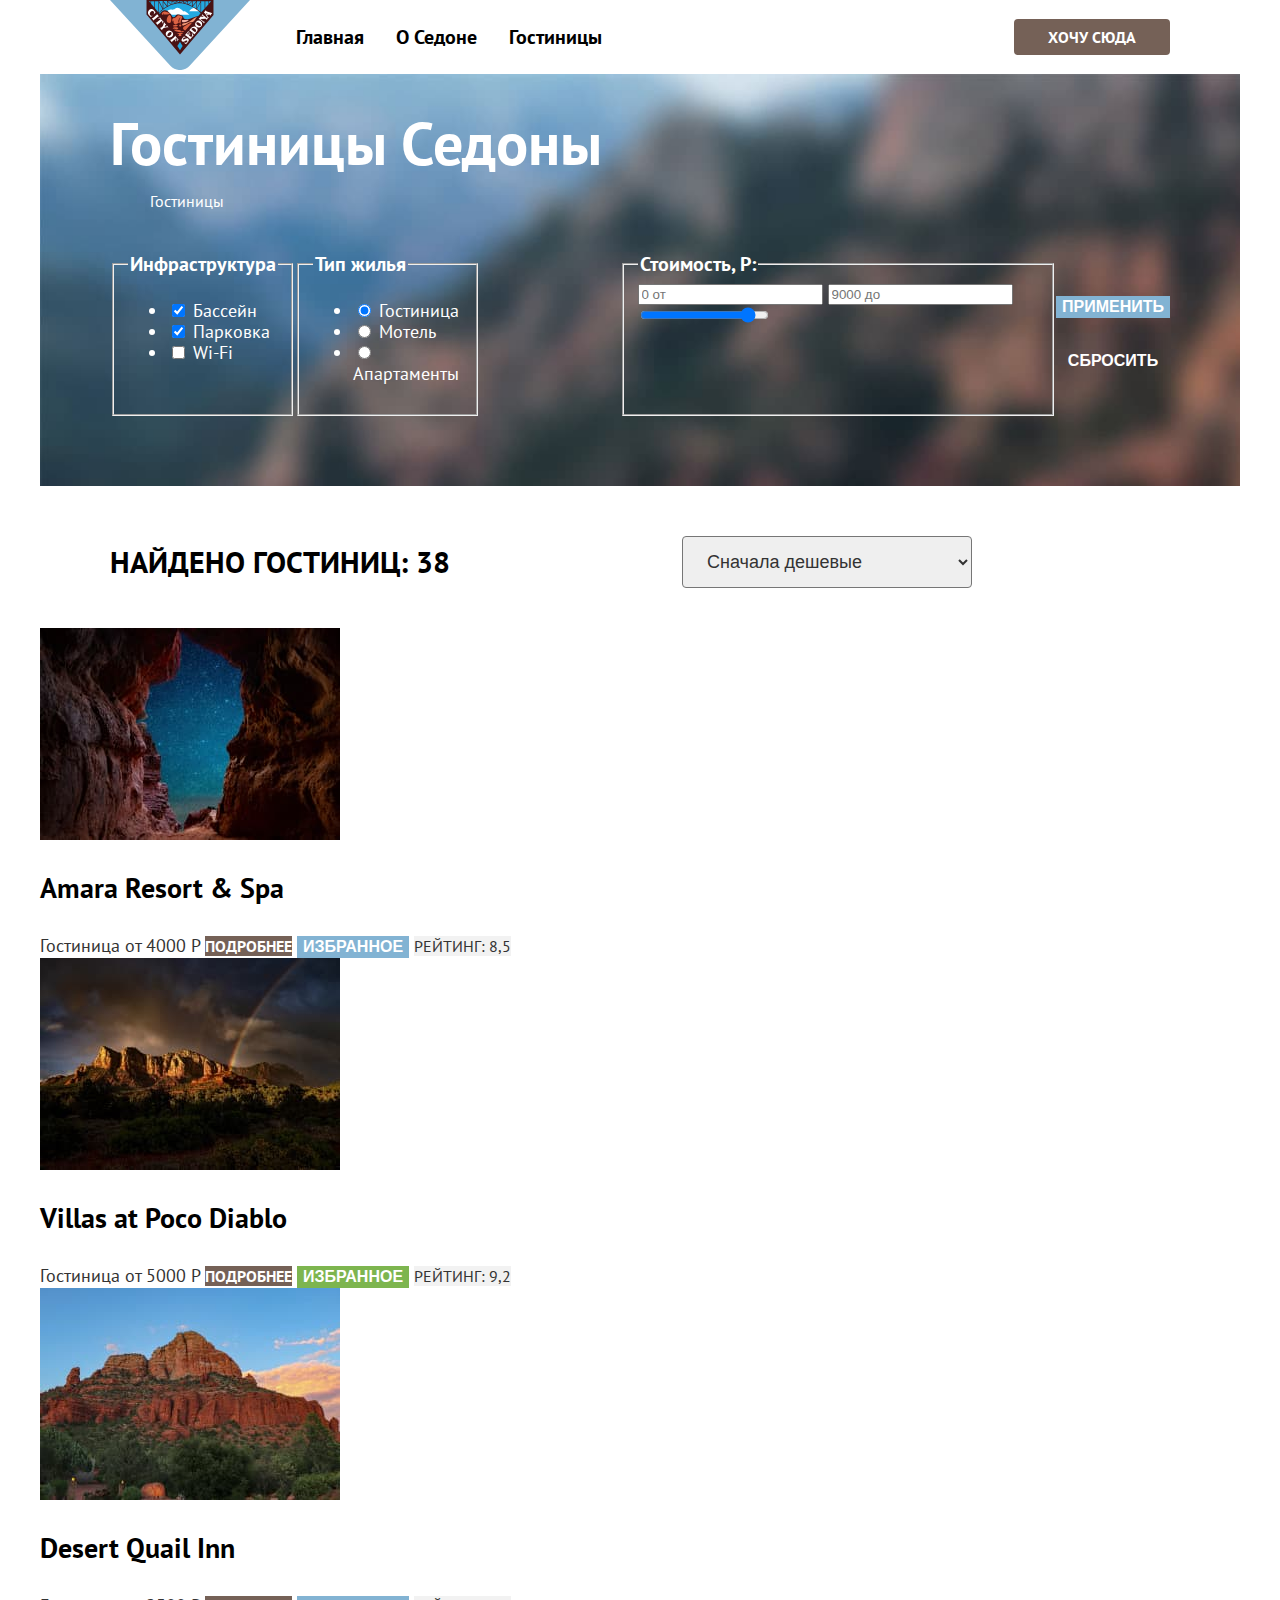
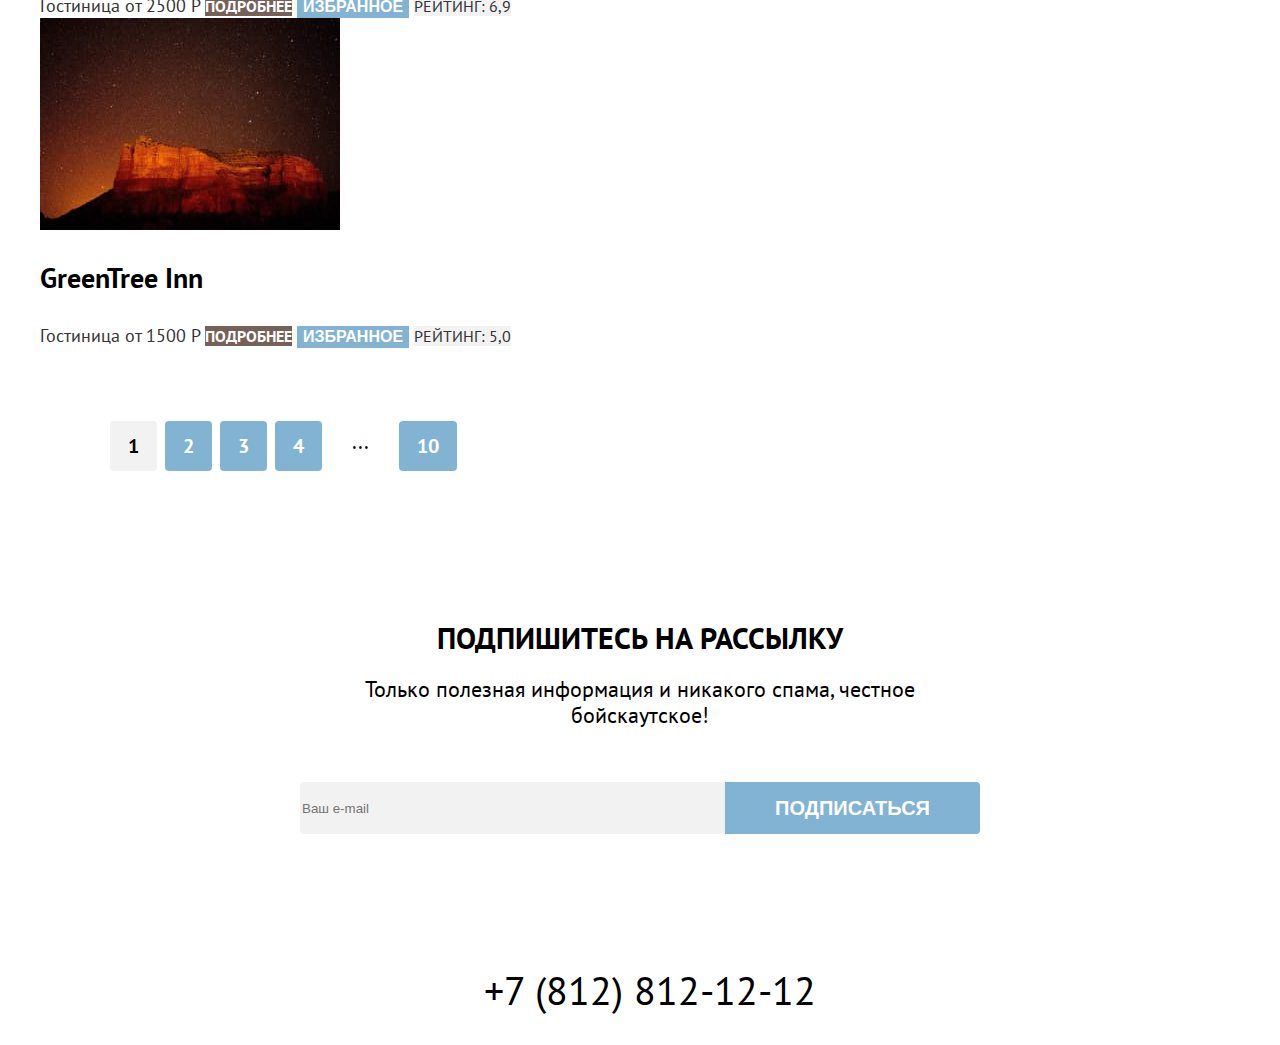
<file: 6/catalog.html>
<!DOCTYPE html>
<html lang="ru">
  <head>
    <meta charset="UTF-8">
    <title>Каталог</title>
    <link rel="stylesheet" href="styles/styles.css">
    <base href="https://htmlacademy-htmlcss.github.io/2109103-sedona-36/6/">
</head>
  <body>
    <div class="page-container">
      <header class="page-header">
        <nav class="main-navigation">
          <a class="navigation-logo" href="index.html"><img src="images/logo/logo-header.svg" width="140" height="70" alt="Логотип Седона."></a>
          <ul class="navigation-list">
            <li class="navigation-item">
              <a class="navigation-link" href="main.html">Главная</a>
            </li>
            <li class="navigation-item">
              <a class="navigation-link" href="about.html">О седоне</a>
            </li>
            <li class="navigation-item">
              <a class="navigation-link navigation-link-current" href="hotels.html">Гостиницы</a>
            </li>
          </ul>
          <ul class="navigation-list navigation-user">
            <li class="navigation-item">
              <a class="navigation-link" href="#">
                <span class="visually-hidden">Поиск.</span>
              </a>
            </li>
            <li class="navigation-item">
              <a class="navigation-link" href="#">
                <span class="visually-hidden">Избранное.</span>
              </a>
            </li>
            <li class="navigation-item navigation-button-container">
              <a class="button navigation-button" href="#">
                Хочу сюда
              </a>
            </li>
          </ul>
        </nav>
      </header>

      <main class="main-inner main-container">
        <div class="page-container">
          <section class="inner-hero">
            <header class="inner-header">
              <h1 class="inner-header-title">Гостиницы Седоны</h1>
              <ul class="breadcrumbs">
                <li class="breadcrumbs-item breadcrumbs-icon">
                  <a href="index.html" class="breadcrumbs-link"><span class="visually-hidden">Главная.</span></a>
                </li>
                <li class="breadcrumbs-item">
                  <a class="breadcrumbs-link">Гостиницы</a>
                </li>
              </ul>
            </header>

            <section class="catalog-filters">

              <h2 class="visually-hidden">Список фильтров.</h2>
              <form action="https://echo.htmlacademy.ru/" class="catalog-filter">
                <div class="filters-container-left">
                <fieldset class="catalog-filter-group">
                  <legend class="catalog-filter-title">Инфраструктура</legend>
                  <ul class="catalog-filter-list">
                    <li class="catalog-filter-item">
                      <label class="control">
                        <input class="control-input" type="checkbox" name="pool" checked>

                        Бассейн
                      </label>
                    </li>
                    <li class="catalog-filter-item">
                      <label class="control">
                        <input class="control-input" type="checkbox" name="parking" checked>

                        Парковка
                      </label>
                    </li>
                    <li class="catalog-filter-item">
                      <label class="control">
                        <input class="control-input" type="checkbox" name="wi-fi">

                        Wi-Fi
                      </label>
                    </li>
                  </ul>
                </fieldset>

                <fieldset class="catalog-filter-group">
                  <legend class="catalog-filter-title">Тип жилья</legend>
                  <ul class="catalog-filter-list">
                    <li class="catalog-filter-item">
                      <label class="control">
                        <input class="control-input" type="radio" name="hotel-group" value="hotel" checked>

                        Гостиница
                      </label>
                    </li>
                    <li class="catalog-filter-item">
                      <label class="control">
                        <input class="control-input" type="radio" name="hotel-group" value="motel">

                        Мотель
                      </label>
                    </li>
                    <li class="catalog-filter-item">
                      <label class="control">
                        <input class="control-input" type="radio" name="hotel-group" value="apartments">

                        Апартаменты
                      </label>
                    </li>
                  </ul>
                </fieldset>
                </div>
                <div class="filters-container-right">
                <fieldset class="catalog-filter-group">
                  <legend class="catalog-filter-title">Стоимость, Р:</legend>
                  <input class="control-input" type="text" placeholder="0 от">
                  <input class="control-input" type="text" placeholder="9000 до">
                  <input class="control-ipnut" type="range" min="0" max="9000" step="1" value="8000">
                </fieldset>
                <div class="filters-button-container">
                  <button type="submit" class="button button-apply">Применить</button>
                  <button type="reset" class="button button-reset">Сбросить</button>
                </div>
                </div>
              </form>
            </section>
          </section>

          <section class="catalog-hotels">
            <div class="catalog-hotels-sorting">
              <h2 class="catalog-hotels-title">Найдено гостиниц: <span class="catalog-hotels-amount">38</span></h2>
              <select class="catalog-hotels-select-control" aria-label="Сортировка">
                <option value="cheap" selected>Сначала дешевые</option>
                <option value="expensive">Сначала дорогие</option>
                <option value="popular">Сначала популярные</option>
              </select>
              <ul class="catalog-hotels-display">
                <li class="hotels-display-item">
                  <a href="#" class="button-display button-outlined">
                    <span class="visually-hidden">Показать карточки.</span>
                  </a>
                </li>
                <li class="hotels-display-item">
                  <a href="#" class="button-display">
                    <span class="visually-hidden">Показать слайдером.</span>
                  </a>
                </li>
                <li class="hotels-display-item">
                  <a href="#" class="button-display">
                    <span class="visually-hidden">Показать список.</span>
                  </a>
                </li>
              </ul>
            </div>

          <ul class="hotel-list">
            <li class="hotel-card">
              <a class="hotel-card-link" href="product.html">
                <img class="hotel-card-image" src="images/catalog/catalog-1.jpg" width="300" height="212" alt="Пейзаж вокруг гостиницы Amara Resort & Spa.">
                <h3 class="hotel-card-title">Amara Resort & Spa</h3>
              </a>
              <span class="hotel-card-category">Гостиница</span>
              <b class="hotel-card-price">от 4000 Р</b>
              <a class="button card-button-more" href="#">Подробнее</a>
              <button class="button hotel-card-button-favorite">Избранное</button>
              <span class="hotel-card-stars"></span>
              <span class="hotel-card-review">Рейтинг: 8,5</span>
            </li>

            <li class="hotel-card">
              <a class="hotel-card-link" href="product.html">
                <img class="hotel-card-image" src="images/catalog/catalog-2.jpg" width="300" height="212" alt="Пейзаж с видом на Villas at Poco Diablo.">
                <h3 class="hotel-card-title">Villas at Poco Diablo</h3>
              </a>
              <span class="hotel-card-category">Гостиница</span>
              <b class="hotel-card-price">от 5000 Р</b>
              <a class="button card-button-more" href="#">Подробнее</a>
              <button class="button hotel-card-button-favorite-current">Избранное</button>
              <span class="hotel-card-stars"></span>
              <span class="hotel-card-review">Рейтинг: 9,2</span>
            </li>

            <li class="hotel-card">
              <a class="hotel-card-link" href="product.html">
                <img class="hotel-card-image" src="images/catalog/catalog-3.jpg" width="300" height="212" alt="Пейзжа с видом на пустыню Quail Inn.">
                <h3 class="hotel-card-title">Desert Quail Inn</h3>
              </a>
              <span class="hotel-card-category">Гостиница</span>
              <b class="hotel-card-price">от 2500 Р</b>
              <a class="button card-button-more" href="#">Подробнее</a>
              <button class="button hotel-card-button-favorite">Избранное</button>
              <span class="hotel-card-stars"></span>
              <span class="hotel-card-review">Рейтинг: 6,9</span>
            </li>

            <li class="hotel-card">
              <a class="hotel-card-link" href="product.html">
                <img class="hotel-card-image" src="images/catalog/catalog-4.jpg" width="300" height="212" alt="Пейзаж вокруг гостинцы GreenTree Inn.">
                <h3 class="hotel-card-title">GreenTree Inn</h3>
              </a>
              <span class="hotel-card-category">Гостиница</span>
              <b class="hotel-card-price">от 1500 Р</b>
              <a class="button card-button-more" href="#">Подробнее</a>
              <button class="button hotel-card-button-favorite">Избранное</button>
              <span class="hotel-card-stars"></span>
              <span class="hotel-card-review">Рейтинг: 5,0</span>
            </li>
          </ul>

          <ul class="pagination">
            <li class="pagination-item">
              <a class="pagination-link pagination-current">1</a>
            </li>
            <li class="pagination-item">
              <a class="pagination-link" href="#">2</a>
            </li>
            <li class="pagination-item">
              <a class="pagination-link" href="#">3</a>
            </li>
            <li class="pagination-item">
              <a class="pagination-link" href="#">4</a>
            </li>
            <li class="pagination-item">
              <span class="pagination-item-ellipsis">
                ...
              </span>
            </li>
            <li class="pagination-item">
              <a class="pagination-link" href="#">10</a>
            </li>
          </ul>
        </section>
      </div>
      </main>

      <footer class="page-footer">

        <section class="subscription-catalog">
          <h2 class="subscription-title">Подпишитесь на рассылку</h2>
          <p class="subscription-description">Только полезная информация и никакого спама, честное бойскаутское!</p>
          <form action="https://echo.htmlacademy.ru/" class="subscription-form" method="post">
            <label class="visually-hidden" for="input-id">Ваш E-mail</label>
            <input class="subscription-field-catalog" id="input-id" type="email" name="subscription-email" placeholder="Ваш e-mail">
            <button class="button subscription-button" type="submit">Подписаться</button>
          </form>
        </section>
        <div class="page-footer-container">
          <section class="footer-social">
            <h2 class="visually-hidden">Социальные сети.</h2>
            <ul class="footer-social-list">
              <li class="social-item">
                <a href="https://vk.com/htmlacademy" class="social-item">
                  <span class="visually-hidden">Вконтакте.</span>
                </a>
              </li>
              <li class="social-item">
                <a href="https://t.me/htmlacademy" class="social-item">
                  <span class="visually-hidden">Телеграм.</span>
                </a>
              </li>
              <li class="social-item">
                <a href="https://www.youtube.com/user/htmlacademyru" class="social-item">
                  <span class="visually-hidden">Ютуб.</span>
                </a>
              </li>
            </ul>
          </section>

          <section class="footer-contacts">
            <h2 class="visually-hidden">Контакты.</h2>
            <address class="contacts-adress">
              <a href="tel:88128121212" class="contacts-phone">+7 (812) 812-12-12</a>
            </address>
          </section>

          <section class="footer-logo">
            <h2 class="visually-hidden">HTML academy.</h2>
            <a href="https://htmlacademy.ru/" class="html-link">
              <span class="visually-hidden">HTML academy.</span>
            </a>
          </section>
        </div>
      </footer>
    </div>
  </body>
</html>
</file>
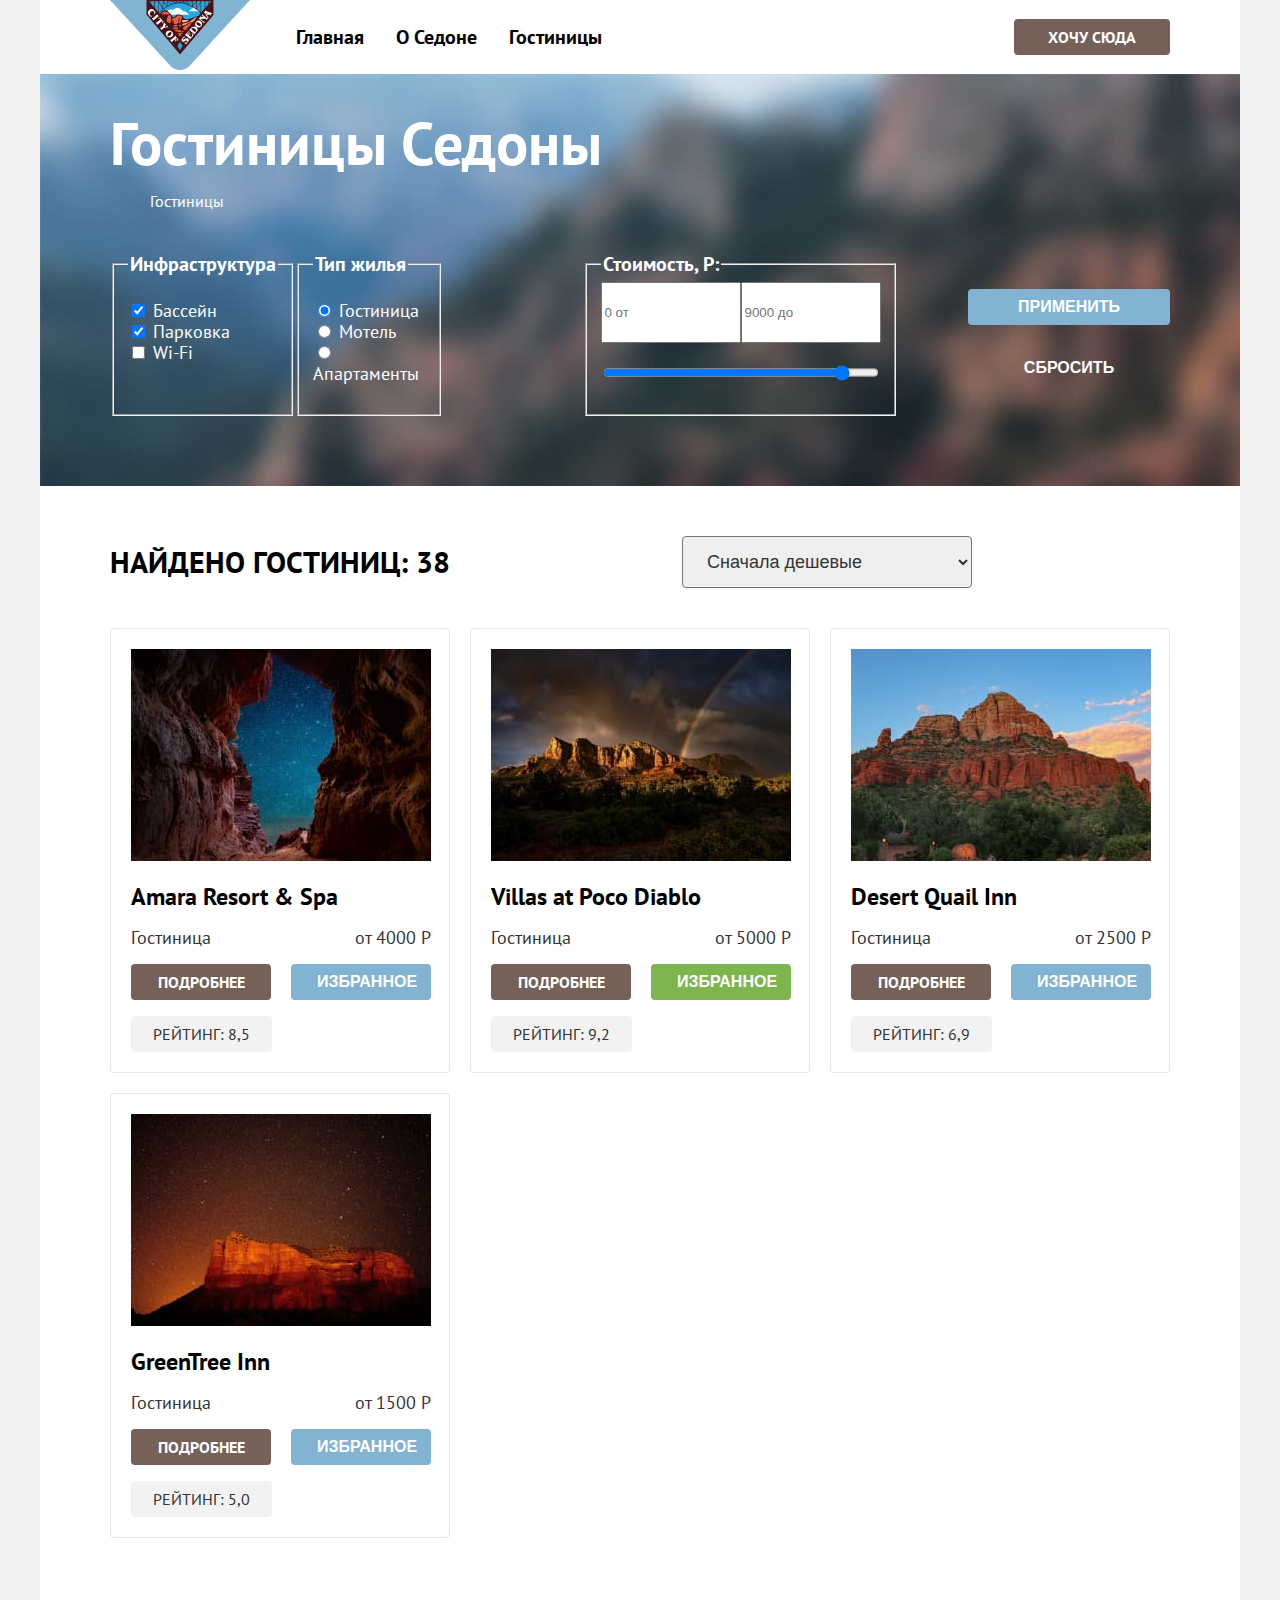
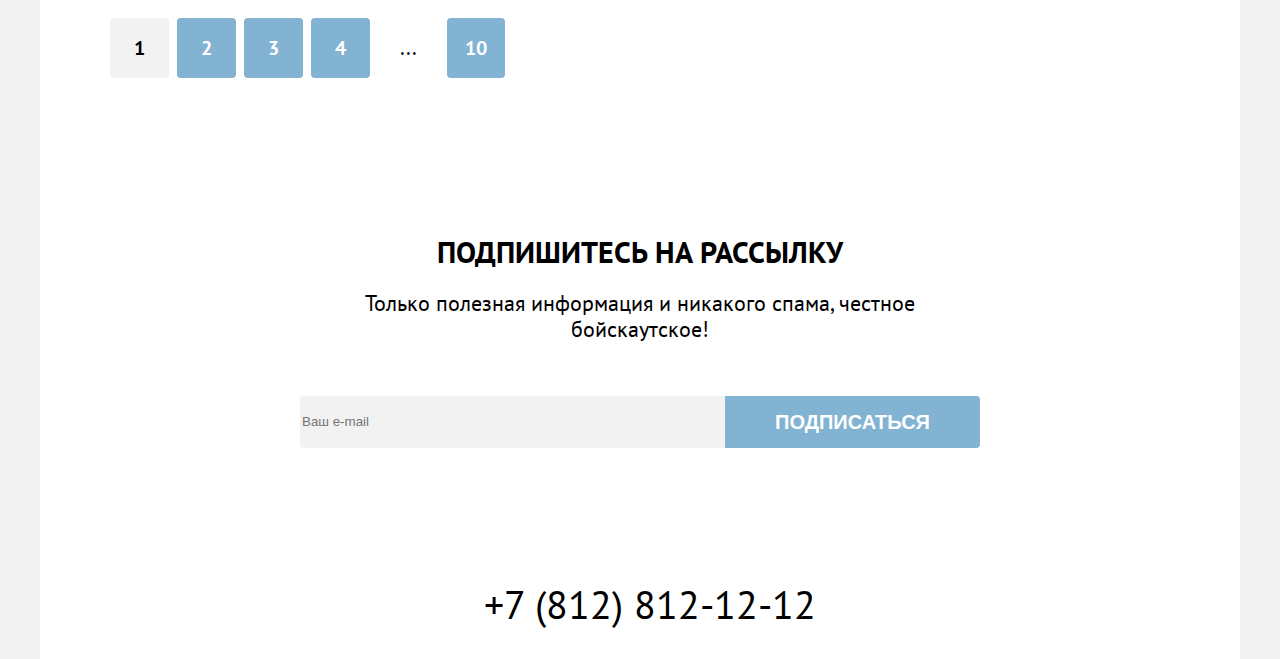
<file: 7/catalog.html>
<!DOCTYPE html>
<html lang="ru">
  <head>
    <meta charset="UTF-8">
    <title>Каталог</title>
    <link rel="stylesheet" href="styles/styles.css">
    <base href="https://htmlacademy-htmlcss.github.io/2109103-sedona-36/7/">
</head>
  <body>
    <div class="page-container">
      <header class="page-header">
        <nav class="main-navigation">
          <a class="navigation-logo" href="index.html"><img src="images/logo/logo-header.svg" width="140" height="70" alt="Логотип Седона."></a>
          <ul class="navigation-list">
            <li class="navigation-item">
              <a class="navigation-link" href="main.html">Главная</a>
            </li>
            <li class="navigation-item">
              <a class="navigation-link" href="about.html">О седоне</a>
            </li>
            <li class="navigation-item">
              <a class="navigation-link navigation-link-current" href="hotels.html">Гостиницы</a>
            </li>
          </ul>
          <ul class="navigation-list navigation-user">
            <li class="navigation-item">
              <a class="navigation-link" href="#">
                <span class="visually-hidden">Поиск.</span>
              </a>
            </li>
            <li class="navigation-item">
              <a class="navigation-link" href="#">
                <span class="visually-hidden">Избранное.</span>
              </a>
            </li>
            <li class="navigation-item navigation-button-container">
              <a class="button navigation-button" href="#">
                Хочу сюда
              </a>
            </li>
          </ul>
        </nav>
      </header>

      <main class="main-inner main-container">
        <div class="page-container">
          <section class="inner-hero">
            <header class="inner-header">
              <h1 class="inner-header-title">Гостиницы Седоны</h1>
              <ul class="breadcrumbs">
                <li class="breadcrumbs-item breadcrumbs-icon">
                  <a href="index.html" class="breadcrumbs-link"><span class="visually-hidden">Главная.</span></a>
                </li>
                <li class="breadcrumbs-item">
                  <a class="breadcrumbs-link">Гостиницы</a>
                </li>
              </ul>
            </header>

            <section class="catalog-filters">

              <h2 class="visually-hidden">Список фильтров.</h2>
              <form action="https://echo.htmlacademy.ru/" class="catalog-filter">
                <div class="filters-container-left">
                <fieldset class="catalog-filter-group">
                  <legend class="catalog-filter-title">Инфраструктура</legend>
                  <ul class="catalog-filter-list">
                    <li class="catalog-filter-item">
                      <label class="control">
                        <input class="control-input" type="checkbox" name="pool" checked>

                        Бассейн
                      </label>
                    </li>
                    <li class="catalog-filter-item">
                      <label class="control">
                        <input class="control-input" type="checkbox" name="parking" checked>

                        Парковка
                      </label>
                    </li>
                    <li class="catalog-filter-item">
                      <label class="control">
                        <input class="control-input" type="checkbox" name="wi-fi">

                        Wi-Fi
                      </label>
                    </li>
                  </ul>
                </fieldset>

                <fieldset class="catalog-filter-group">
                  <legend class="catalog-filter-title">Тип жилья</legend>
                  <ul class="catalog-filter-list">
                    <li class="catalog-filter-item">
                      <label class="control">
                        <input class="control-input" type="radio" name="hotel-group" value="hotel" checked>

                        Гостиница
                      </label>
                    </li>
                    <li class="catalog-filter-item">
                      <label class="control">
                        <input class="control-input" type="radio" name="hotel-group" value="motel">

                        Мотель
                      </label>
                    </li>
                    <li class="catalog-filter-item">
                      <label class="control">
                        <input class="control-input" type="radio" name="hotel-group" value="apartments">

                        Апартаменты
                      </label>
                    </li>
                  </ul>
                </fieldset>
                </div>
                <div class="filters-container-right">
                <fieldset class="catalog-filter-group catalog-filter-price">
                  <legend class="catalog-filter-title">Стоимость, Р:</legend>
                  <input class="control-input" type="text" placeholder="0 от">
                  <input class="control-input" type="text" placeholder="9000 до">
                  <input class="control-ipnut control-slider" type="range" min="0" max="9000" step="1" value="8000">
                </fieldset>
                <div class="filters-button-container">
                  <button type="submit" class="button button-apply">Применить</button>
                  <button type="reset" class="button button-reset">Сбросить</button>
                </div>
                </div>
              </form>
            </section>
          </section>

          <section class="catalog-hotels">
            <div class="catalog-hotels-sorting">
              <h2 class="catalog-hotels-title">Найдено гостиниц: <span class="catalog-hotels-amount">38</span></h2>
              <select class="catalog-hotels-select-control" aria-label="Сортировка">
                <option value="cheap" selected>Сначала дешевые</option>
                <option value="expensive">Сначала дорогие</option>
                <option value="popular">Сначала популярные</option>
              </select>
              <ul class="catalog-hotels-display">
                <li class="hotels-display-item">
                  <a href="#" class="button-display button-outlined">
                    <span class="visually-hidden">Показать карточки.</span>
                  </a>
                </li>
                <li class="hotels-display-item">
                  <a href="#" class="button-display">
                    <span class="visually-hidden">Показать слайдером.</span>
                  </a>
                </li>
                <li class="hotels-display-item">
                  <a href="#" class="button-display">
                    <span class="visually-hidden">Показать список.</span>
                  </a>
                </li>
              </ul>
            </div>

            <ul class="hotel-list">
              <li class="hotel-card">
                <a class="hotel-card-link" href="product.html">
                  <img class="hotel-card-image" src="images/catalog/catalog-1.jpg" width="300" height="212" alt="Пейзаж вокруг гостиницы Amara Resort & Spa.">
                  <h3 class="hotel-card-title">Amara Resort & Spa</h3>
                </a>
                <div class="card-content-container">
                  <span class="hotel-card-category">Гостиница</span>
                  <b class="hotel-card-price">от 4000 Р</b>
                  <div class="card-button-container">
                    <a class="button card-button-more" href="#">Подробнее</a>
                    <button class="button hotel-card-button-favorite">Избранное</button>
                  </div>
                  <span class="hotel-card-stars"></span>
                  <span class="hotel-card-review">Рейтинг: 8,5</span>
                </div>
              </li>

              <li class="hotel-card">
                <a class="hotel-card-link" href="product.html">
                  <img class="hotel-card-image" src="images/catalog/catalog-2.jpg" width="300" height="212" alt="Пейзаж с видом на Villas at Poco Diablo.">
                  <h3 class="hotel-card-title">Villas at Poco Diablo</h3>
                </a>
                <div class="card-content-container">
                  <span class="hotel-card-category">Гостиница</span>
                  <b class="hotel-card-price">от 5000 Р</b>
                  <div class="card-button-container">
                    <a class="button card-button-more" href="#">Подробнее</a>
                    <button class="button hotel-card-button-favorite-current">Избранное</button>
                  </div>
                  <span class="hotel-card-stars"></span>
                  <span class="hotel-card-review">Рейтинг: 9,2</span>
                </div>
              </li>

              <li class="hotel-card">
                <a class="hotel-card-link" href="product.html">
                  <img class="hotel-card-image" src="images/catalog/catalog-3.jpg" width="300" height="212" alt="Пейзжа с видом на пустыню Quail Inn.">
                  <h3 class="hotel-card-title">Desert Quail Inn</h3>
                </a>
                <div class="card-content-container">
                  <span class="hotel-card-category">Гостиница</span>
                  <b class="hotel-card-price">от 2500 Р</b>
                  <div class="card-button-container">
                    <a class="button card-button-more" href="#">Подробнее</a>
                    <button class="button hotel-card-button-favorite">Избранное</button>
                  </div>
                  <span class="hotel-card-stars"></span>
                  <span class="hotel-card-review">Рейтинг: 6,9</span>
                </div>
              </li>

              <li class="hotel-card">
                <a class="hotel-card-link" href="product.html">
                  <img class="hotel-card-image" src="images/catalog/catalog-4.jpg" width="300" height="212" alt="Пейзаж вокруг гостинцы GreenTree Inn.">
                  <h3 class="hotel-card-title">GreenTree Inn</h3>
                </a>
                <div class="card-content-container">
                  <span class="hotel-card-category">Гостиница</span>
                  <b class="hotel-card-price">от 1500 Р</b>
                  <div class="card-button-container">
                    <a class="button card-button-more" href="#">Подробнее</a>
                    <button class="button hotel-card-button-favorite">Избранное</button>
                  </div>
                  <span class="hotel-card-stars"></span>
                  <span class="hotel-card-review">Рейтинг: 5,0</span>
                </div>
              </li>
            </ul>

          <ul class="pagination">
            <li class="pagination-item">
              <a class="pagination-link pagination-current">1</a>
            </li>
            <li class="pagination-item">
              <a class="pagination-link" href="#">2</a>
            </li>
            <li class="pagination-item">
              <a class="pagination-link" href="#">3</a>
            </li>
            <li class="pagination-item">
              <a class="pagination-link" href="#">4</a>
            </li>
            <li class="pagination-item">
              <span class="pagination-item-ellipsis">
                ...
              </span>
            </li>
            <li class="pagination-item">
              <a class="pagination-link pagination-link-double" href="#">10</a>
            </li>
          </ul>
        </section>
      </div>
      </main>

      <footer class="page-footer">

        <section class="subscription-catalog">
          <h2 class="subscription-title">Подпишитесь на рассылку</h2>
          <p class="subscription-description">Только полезная информация и никакого спама, честное бойскаутское!</p>
          <form action="https://echo.htmlacademy.ru/" class="subscription-form" method="post">
            <label class="visually-hidden" for="input-id">Ваш E-mail</label>
            <input class="subscription-field" id="input-id" type="email" name="subscription-email" placeholder="Ваш e-mail">
            <button class="button subscription-button" type="submit">Подписаться</button>
          </form>
        </section>
        <div class="page-footer-container">
          <section class="footer-social">
            <h2 class="visually-hidden">Социальные сети.</h2>
            <ul class="footer-social-list">
              <li class="social-item">
                <a href="https://vk.com/htmlacademy" class="social-item">
                  <span class="visually-hidden">Вконтакте.</span>
                </a>
              </li>
              <li class="social-item">
                <a href="https://t.me/htmlacademy" class="social-item">
                  <span class="visually-hidden">Телеграм.</span>
                </a>
              </li>
              <li class="social-item">
                <a href="https://www.youtube.com/user/htmlacademyru" class="social-item">
                  <span class="visually-hidden">Ютуб.</span>
                </a>
              </li>
            </ul>
          </section>

          <section class="footer-contacts">
            <h2 class="visually-hidden">Контакты.</h2>
            <address class="contacts-adress">
              <a href="tel:88128121212" class="contacts-phone">+7 (812) 812-12-12</a>
            </address>
          </section>

          <section class="footer-logo">
            <h2 class="visually-hidden">HTML academy.</h2>
            <a href="https://htmlacademy.ru/" class="html-link">
              <span class="visually-hidden">HTML academy.</span>
            </a>
          </section>
        </div>
      </footer>
    </div>
  </body>
</html>
</file>
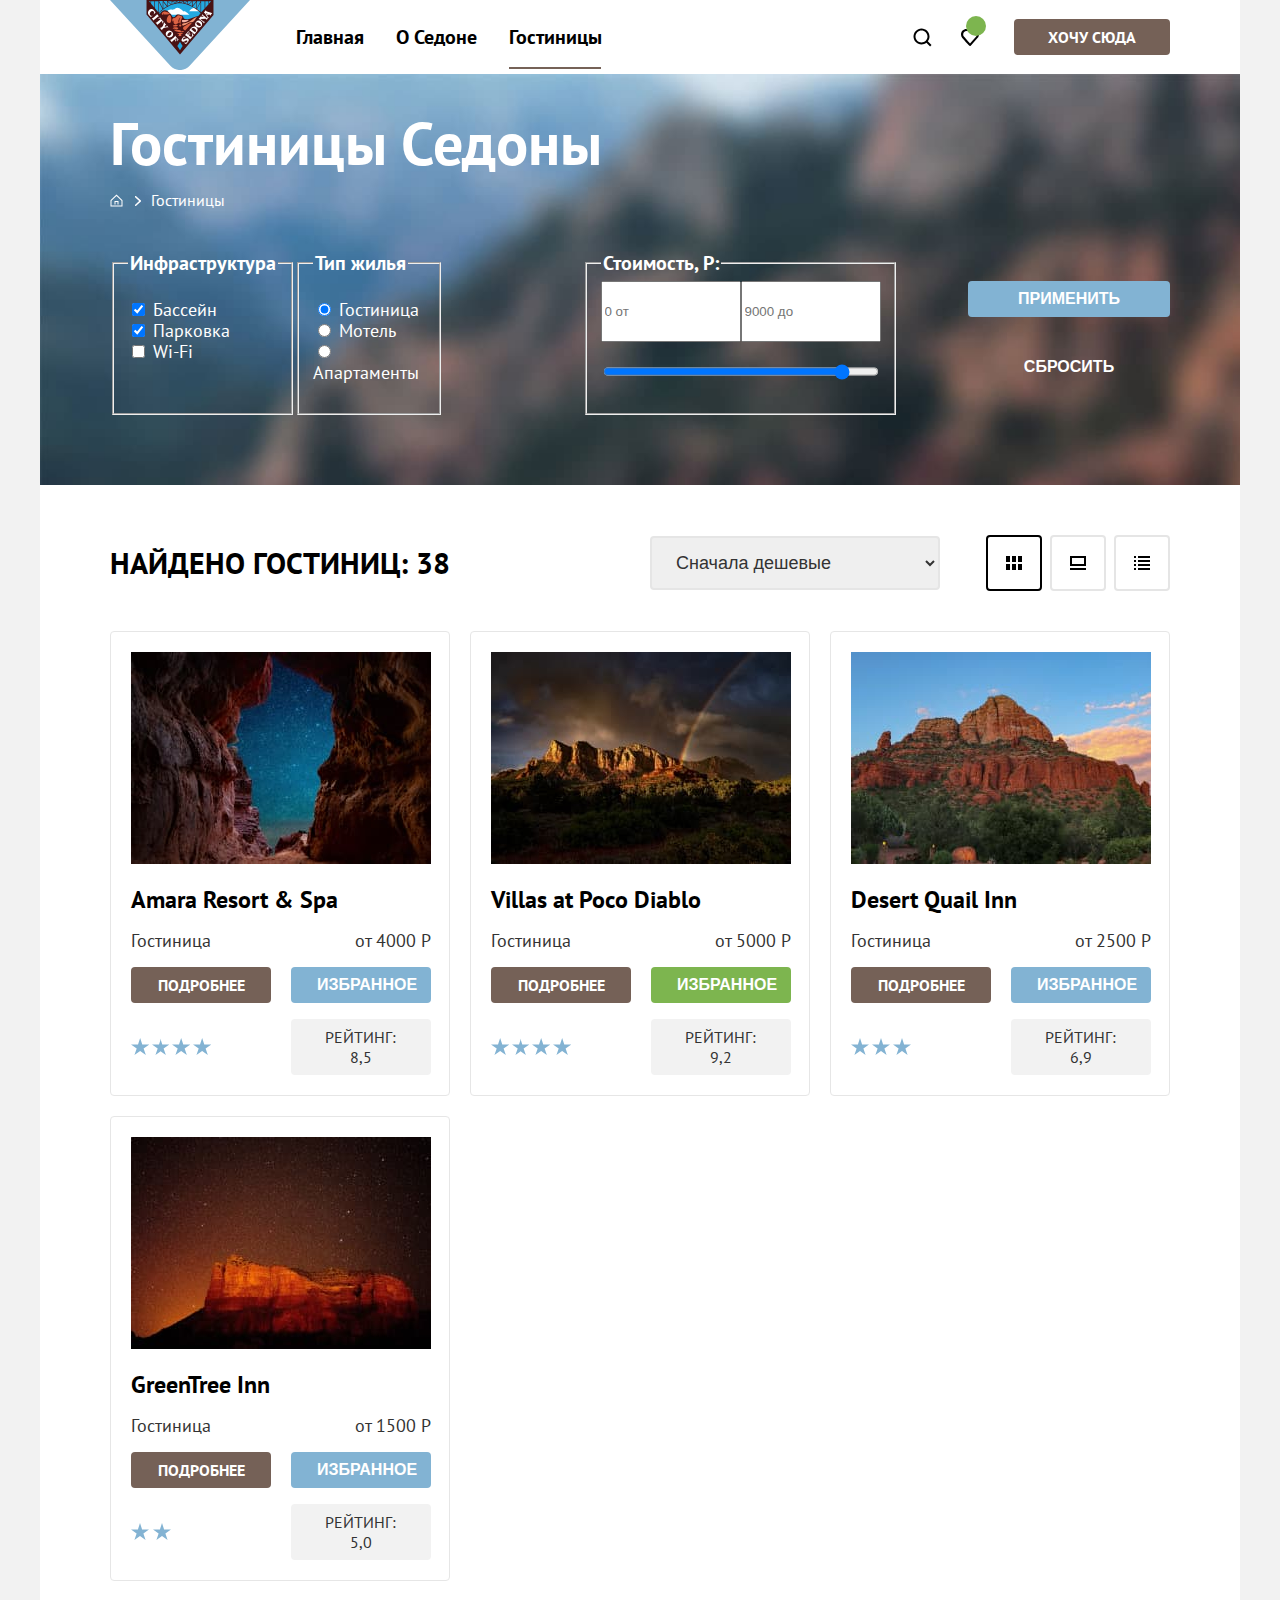
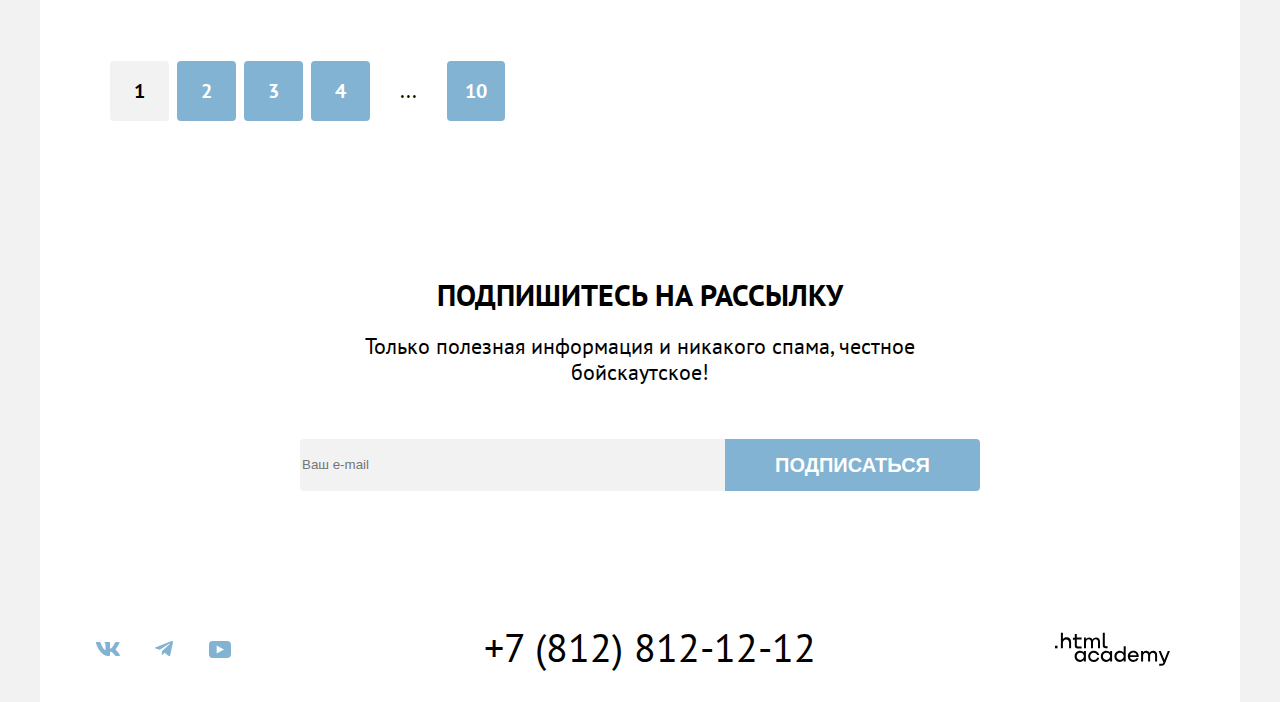
<file: 8/catalog.html>
<!DOCTYPE html>
<html lang="ru">
  <head>
    <meta charset="UTF-8">
    <title>Каталог</title>
    <link rel="stylesheet" href="styles/styles.css">
    <base href="https://htmlacademy-htmlcss.github.io/2109103-sedona-36/8/">
</head>
  <body>
    <div class="page-container">
      <header class="page-header">
        <nav class="main-navigation">
          <a class="navigation-logo" href="index.html"><img src="images/logo/logo-header.svg" width="140" height="70" alt="Логотип Седона."></a>
          <ul class="navigation-list">
            <li class="navigation-item">
              <a class="navigation-link" href="main.html">Главная</a>
            </li>
            <li class="navigation-item">
              <a class="navigation-link" href="about.html">О седоне</a>
            </li>
            <li class="navigation-item">
              <a class="navigation-link navigation-link-current-hotel" href="hotels.html">Гостиницы</a>
            </li>
          </ul>
          <ul class="navigation-list navigation-user">
            <li class="navigation-item">
              <a class="navigation-link" href="#">
                <span class="visually-hidden">Поиск.</span>
              </a>
            </li>
            <li class="navigation-item">
              <a class="navigation-link navigation-link-counter" href="#">
                <span class="visually-hidden">Избранное.</span>
              </a>
            </li>
            <li class="navigation-item navigation-button-container">
              <a class="button navigation-button" href="#">
                Хочу сюда
              </a>
            </li>
          </ul>
        </nav>
      </header>

      <main class="main-inner main-container">
        <div class="page-container">
          <section class="inner-hero">
            <header class="inner-header">
              <h1 class="inner-header-title">Гостиницы Седоны</h1>
              <ul class="breadcrumbs">
                <li class="breadcrumbs-item">
                  <a href="index.html" class="breadcrumbs-link breadcrumbs-icon"><span class="visually-hidden">Главная.</span></a>
                </li>
                <li class="breadcrumbs-item">
                  <a class="breadcrumbs-link breadcrubms-link-text">Гостиницы</a>
                </li>
              </ul>
            </header>

            <section class="catalog-filters">

              <h2 class="visually-hidden">Список фильтров.</h2>
              <form action="https://echo.htmlacademy.ru/" class="catalog-filter">
                <div class="filters-container-left">
                <fieldset class="catalog-filter-group">
                  <legend class="catalog-filter-title">Инфраструктура</legend>
                  <ul class="catalog-filter-list">
                    <li class="catalog-filter-item">
                      <label class="control">
                        <input class="control-input" type="checkbox" name="pool" checked>

                        Бассейн
                      </label>
                    </li>
                    <li class="catalog-filter-item">
                      <label class="control">
                        <input class="control-input" type="checkbox" name="parking" checked>

                        Парковка
                      </label>
                    </li>
                    <li class="catalog-filter-item">
                      <label class="control">
                        <input class="control-input" type="checkbox" name="wi-fi">

                        Wi-Fi
                      </label>
                    </li>
                  </ul>
                </fieldset>

                <fieldset class="catalog-filter-group">
                  <legend class="catalog-filter-title">Тип жилья</legend>
                  <ul class="catalog-filter-list">
                    <li class="catalog-filter-item">
                      <label class="control">
                        <input class="control-input" type="radio" name="hotel-group" value="hotel" checked>

                        Гостиница
                      </label>
                    </li>
                    <li class="catalog-filter-item">
                      <label class="control">
                        <input class="control-input" type="radio" name="hotel-group" value="motel">

                        Мотель
                      </label>
                    </li>
                    <li class="catalog-filter-item">
                      <label class="control">
                        <input class="control-input" type="radio" name="hotel-group" value="apartments">

                        Апартаменты
                      </label>
                    </li>
                  </ul>
                </fieldset>
                </div>
                <div class="filters-container-right">
                <fieldset class="catalog-filter-group catalog-filter-price">
                  <legend class="catalog-filter-title">Стоимость, Р:</legend>
                  <input class="control-input" type="text" placeholder="0 от">
                  <input class="control-input" type="text" placeholder="9000 до">
                  <input class="control-ipnut control-slider" type="range" min="0" max="9000" step="1" value="8000">
                </fieldset>
                <div class="filters-button-container">
                  <button type="submit" class="button button-apply">Применить</button>
                  <button type="reset" class="button button-reset">Сбросить</button>
                </div>
                </div>
              </form>
            </section>
          </section>

          <section class="catalog-hotels">
            <div class="catalog-hotels-sorting">
              <h2 class="catalog-hotels-title">Найдено гостиниц: <span class="catalog-hotels-amount">38</span></h2>
              <select class="catalog-hotels-select-control" aria-label="Сортировка">
                <option value="cheap" selected>Сначала дешевые</option>
                <option value="expensive">Сначала дорогие</option>
                <option value="popular">Сначала популярные</option>
              </select>
              <ul class="catalog-hotels-display">
                <li class="hotels-display-item hotels-display-item-current">
                  <a href="#" class="button-display button-outlined">
                    <svg class="view-tile" width="20" height="20" viewBox="0 0 20 20" aria-hidden="true" focusable="false" fill="none" xmlns="http://www.w3.org/2000/svg">
                      <path d="M6 3H2V9H6V3Z" fill="black"/>
                      <path d="M18 3H14V9H18V3Z" fill="black"/>
                      <path d="M12 3H8V9H12V3Z" fill="black"/>
                      <path d="M6 11H2V17H6V11Z" fill="black"/>
                      <path d="M18 11H14V17H18V11Z" fill="black"/>
                      <path d="M12 11H8V17H12V11Z" fill="black"/>
                    </svg>
                    <span class="visually-hidden">Показать карточки.</span>
                  </a>
                </li>
                <li class="hotels-display-item">
                  <a href="#" class="button-display">
                    <svg class="view-slider" width="20" height="20" viewBox="0 0 20 20" aria-hidden="true" focusable="false" fill="none" xmlns="http://www.w3.org/2000/svg">
                      <path d="M18 15H2V17H18V15Z" fill="black"/>
                      <path d="M16 5V11H4V5H16ZM18 3H2V13H18V3Z" fill="black"/>
                    </svg>
                    <span class="visually-hidden">Показать слайдером.</span>
                  </a>
                </li>
                <li class="hotels-display-item">
                  <a href="#" class="button-display">
                    <svg class="view-list" width="20" height="20" viewBox="0 0 20 20" aria-hidden="true" focusable="false" fill="none" xmlns="http://www.w3.org/2000/svg">
                      <path d="M4 3H2V5H4V3Z" fill="black"/>
                      <path d="M18 3H6V5H18V3Z" fill="black"/>
                      <path d="M4 7H2V9H4V7Z" fill="black"/>
                      <path d="M18 7H6V9H18V7Z" fill="black"/>
                      <path d="M4 11H2V13H4V11Z" fill="black"/>
                      <path d="M18 11H6V13H18V11Z" fill="black"/>
                      <path d="M4 15H2V17H4V15Z" fill="black"/>
                      <path d="M18 15H6V17H18V15Z" fill="black"/>
                    </svg>
                    <span class="visually-hidden">Показать список.</span>
                  </a>
                </li>
              </ul>
            </div>

            <ul class="hotel-list">
              <li class="hotel-card">
                <a class="hotel-card-link" href="product.html">
                  <img class="hotel-card-image" src="images/catalog/catalog-1.jpg" width="300" height="212" alt="Пейзаж вокруг гостиницы Amara Resort & Spa.">
                  <h3 class="hotel-card-title">Amara Resort & Spa</h3>
                </a>
                <div class="card-content-container">
                  <span class="hotel-card-category">Гостиница</span>
                  <b class="hotel-card-price">от 4000 Р</b>
                  <div class="card-button-container">
                    <a class="button card-button-more" href="#">Подробнее</a>
                    <button class="button hotel-card-button-favorite">Избранное</button>
                  </div>
                  <div class="review-container">
                    <p class="hotel-card-stars card-four-star">
                      <span class="visually-hidden">4 звезды</span>
                    </p>
                    <span class="hotel-card-review">Рейтинг: 8,5</span>
                  </div>
                </div>
              </li>

              <li class="hotel-card">
                <a class="hotel-card-link" href="product.html">
                  <img class="hotel-card-image" src="images/catalog/catalog-2.jpg" width="300" height="212" alt="Пейзаж с видом на Villas at Poco Diablo.">
                  <h3 class="hotel-card-title">Villas at Poco Diablo</h3>
                </a>
                <div class="card-content-container">
                  <span class="hotel-card-category">Гостиница</span>
                  <b class="hotel-card-price">от 5000 Р</b>
                  <div class="card-button-container">
                    <a class="button card-button-more" href="#">Подробнее</a>
                    <button class="button hotel-card-button-favorite-current">Избранное</button>
                  </div>
                  <div class="review-container">
                    <p class="hotel-card-stars card-four-star">
                      <span class="visually-hidden">4 звезды</span>
                    </p>
                    <span class="hotel-card-review">Рейтинг: 9,2</span>
                  </div>
                </div>
              </li>

              <li class="hotel-card">
                <a class="hotel-card-link" href="product.html">
                  <img class="hotel-card-image" src="images/catalog/catalog-3.jpg" width="300" height="212" alt="Пейзжа с видом на пустыню Quail Inn.">
                  <h3 class="hotel-card-title">Desert Quail Inn</h3>
                </a>
                <div class="card-content-container">
                  <span class="hotel-card-category">Гостиница</span>
                  <b class="hotel-card-price">от 2500 Р</b>
                  <div class="card-button-container">
                    <a class="button card-button-more" href="#">Подробнее</a>
                    <button class="button hotel-card-button-favorite">Избранное</button>
                  </div>
                  <div class="review-container">
                    <p class="hotel-card-stars card-three-star">
                      <span class="visually-hidden">3 звезды</span>
                    </p>
                    <span class="hotel-card-review">Рейтинг: 6,9</span>
                  </div>
                </div>
              </li>

              <li class="hotel-card">
                <a class="hotel-card-link" href="product.html">
                  <img class="hotel-card-image" src="images/catalog/catalog-4.jpg" width="300" height="212" alt="Пейзаж вокруг гостинцы GreenTree Inn.">
                  <h3 class="hotel-card-title">GreenTree Inn</h3>
                </a>
                <div class="card-content-container">
                  <span class="hotel-card-category">Гостиница</span>
                  <b class="hotel-card-price">от 1500 Р</b>
                  <div class="card-button-container">
                    <a class="button card-button-more" href="#">Подробнее</a>
                    <button class="button hotel-card-button-favorite">Избранное</button>
                  </div>
                  <div class="review-container">
                    <p class="hotel-card-stars card-two-star">
                      <span class="visually-hidden">2 звезды</span>
                    </p>
                    <span class="hotel-card-review">Рейтинг: 5,0</span>
                  </div>
                </div>
              </li>
            </ul>

          <ul class="pagination">
            <li class="pagination-item">
              <a class="pagination-link pagination-current">1</a>
            </li>
            <li class="pagination-item">
              <a class="pagination-link" href="#">2</a>
            </li>
            <li class="pagination-item">
              <a class="pagination-link" href="#">3</a>
            </li>
            <li class="pagination-item">
              <a class="pagination-link" href="#">4</a>
            </li>
            <li class="pagination-item">
              <span class="pagination-item-ellipsis">
                ...
              </span>
            </li>
            <li class="pagination-item">
              <a class="pagination-link pagination-link-double" href="#">10</a>
            </li>
          </ul>
        </section>
      </div>
      </main>

      <footer class="page-footer">

        <section class="subscription-catalog">
          <h2 class="subscription-title">Подпишитесь на рассылку</h2>
          <p class="subscription-description">Только полезная информация и никакого спама, честное бойскаутское!</p>
          <form action="https://echo.htmlacademy.ru/" class="subscription-form" method="post">
            <label class="visually-hidden" for="input-id">Ваш E-mail</label>
            <input class="subscription-field" id="input-id" type="email" name="subscription-email" placeholder="Ваш e-mail">
            <button class="button subscription-button" type="submit">Подписаться</button>
          </form>
        </section>
        <div class="page-footer-container">
          <section class="footer-social">
            <h2 class="visually-hidden">Социальные сети.</h2>
            <ul class="footer-social-list">
              <li class="social-item">
                <a href="https://vk.com/htmlacademy" class="social-item">
                  <svg class="social-icon" aria-hidden="true" focusable="false" width="24" height="14" viewBox="0 0 24 14" fill="none" xmlns="http://www.w3.org/2000/svg">
                    <path fill-rule="evenodd" clip-rule="evenodd" d="M23.45 0.948C23.616 0.402 23.45 0 22.655 0H20.03C19.362 0 19.054 0.347 18.887 0.73C18.887 0.73 17.552 3.926 15.661 6.002C15.049 6.604 14.771 6.795 14.437 6.795C14.27 6.795 14.019 6.604 14.019 6.057V0.948C14.019 0.292 13.835 0 13.279 0H9.151C8.734 0 8.483 0.304 8.483 0.593C8.483 1.214 9.429 1.358 9.526 3.106V6.904C9.526 7.737 9.373 7.888 9.039 7.888C8.149 7.888 5.984 4.677 4.699 1.003C4.45 0.288 4.198 0 3.527 0H0.9C0.15 0 0 0.347 0 0.73C0 1.412 0.89 4.8 4.145 9.281C6.315 12.341 9.37 14 12.153 14C13.822 14 14.028 13.632 14.028 12.997V10.684C14.028 9.947 14.186 9.8 14.715 9.8C15.105 9.8 15.772 9.992 17.33 11.467C19.11 13.216 19.403 14 20.405 14H23.03C23.78 14 24.156 13.632 23.94 12.904C23.702 12.18 22.852 11.129 21.725 9.882C21.113 9.172 20.195 8.407 19.916 8.024C19.527 7.533 19.638 7.314 19.916 6.877C19.916 6.877 23.116 2.451 23.449 0.948H23.45Z"/>
                  </svg>
                  <span class="visually-hidden">Вконтакте.</span>
                </a>
              </li>
              <li class="social-item">
                <a href="https://t.me/htmlacademy" class="social-item">
                  <svg class="social-icon" aria-hidden="true" focusable="false" width="18" height="16" viewBox="0 0 18 16" fill="none" xmlns="http://www.w3.org/2000/svg">
                    <path d="M16.785 0.0992597L0.840489 6.24776C-0.247661 6.68481 -0.241365 7.29184 0.640845 7.56253L4.73445 8.83953L14.2058 2.8637C14.6537 2.59121 15.0629 2.7378 14.7265 3.03636L7.05283 9.96185H7.05103L7.05283 9.96275L6.77045 14.1823C7.18413 14.1823 7.36669 13.9925 7.59871 13.7686L9.58705 11.8351L13.7229 14.89C14.4855 15.31 15.0332 15.0941 15.2229 14.1841L17.9379 1.38885C18.2158 0.274623 17.5126 -0.229883 16.785 0.0992597Z"/>
                  </svg>
                  <span class="visually-hidden">Телеграм.</span>
                </a>
              </li>
              <li class="social-item">
                <a href="https://www.youtube.com/user/htmlacademyru" class="social-item">
                  <svg class="social-icon" aria-hidden="true" focusable="false" width="22" height="17" viewBox="0 0 22 17" fill="none" xmlns="http://www.w3.org/2000/svg">
                    <path d="M18.607 0H3.17413C1.31343 0 0 1.59375 0 3.4V13.4937C0 15.4062 1.31343 17 3.17413 17H18.8259C20.4677 17 22 15.4062 22 13.6V3.4C21.7811 1.59375 20.4677 0 18.607 0ZM7.66169 12.5375V4.4625L14.995 8.5L7.66169 12.5375Z"/>
                  </svg>
                  <span class="visually-hidden">Ютуб.</span>
                </a>
              </li>
            </ul>
          </section>

          <section class="footer-contacts">
            <h2 class="visually-hidden">Контакты.</h2>
            <address class="contacts-adress">
              <a href="tel:88128121212" class="contacts-phone">+7 (812) 812-12-12</a>
            </address>
          </section>

          <section class="footer-logo">
            <h2 class="visually-hidden">HTML academy.</h2>
            <a href="https://htmlacademy.ru/" class="html-link">
              <svg class="html-logo" aria-hidden="true" focusable="false" width="115" height="34" viewBox="0 0 115 34" fill="none" xmlns="http://www.w3.org/2000/svg">
                <path d="M0 13.7232V16.3232H2.5V13.7232H0Z"/>
                <path d="M11.6 5.32324C10 5.32324 8.8 6.02324 8 7.02324H7.9V0.823242H5.9V16.3232H7.9V11.0232C7.9 8.92324 9.2 7.42324 11.2 7.42324C13 7.42324 14.1 8.82324 14.1 10.6232V16.3232H16.1V10.2232C16.2 7.22324 14.3 5.32324 11.6 5.32324Z"/>
                <path d="M26.6 5.62324H21.8V1.92324H19.8V5.72324H17.9V7.72324H19.8V13.7232C19.8 15.4232 20.8 16.4232 22.5 16.4232H26.6V14.4232H22.9C22.2 14.4232 21.8 14.0232 21.8 13.3232V7.62324H26.6V5.62324Z"/>
                <path d="M41.1 5.42324C39.5 5.42324 38.2 6.22324 37.6 7.52324H37.5C36.9 6.32324 35.7 5.42324 34.1 5.42324C32.7 5.42324 31.6 6.22324 31 7.22324H30.9V5.62324H29V16.2232H31V10.8232C31 8.82324 32 7.32324 33.6 7.32324C35.1 7.32324 36 8.32324 36 9.92324V16.2232H38V10.6232C38 8.22324 39.4 7.32324 40.6 7.32324C42.1 7.32324 43 8.32324 43 9.92324V16.2232H45V9.72324C45.1 7.22324 43.6 5.42324 41.1 5.42324Z"/>
                <path d="M47.8 13.5232C47.8 15.2232 48.8 16.2232 50.6 16.2232H52.6V14.2232H50.9C50.2 14.2232 49.8 13.8232 49.8 13.1232V0.823242H47.8V13.5232Z"/>
                <path d="M28.9 20.5232C28 19.4232 26.7 18.7232 25 18.7232C21.9 18.7232 19.6 21.0232 19.6 24.3232C19.6 27.6232 21.9 29.9232 25 29.9232C26.8 29.9232 28 29.1232 28.8 28.0232H28.9V29.6232H30.9V19.0232H28.9V20.5232ZM25.3 27.9232C23.1 27.9232 21.7 26.3232 21.7 24.3232C21.7 22.3232 23.1 20.7232 25.3 20.7232C27.5 20.7232 28.9 22.3232 28.9 24.3232C28.9 26.2232 27.5 27.9232 25.3 27.9232Z"/>
                <path d="M44.2 22.8232C43.7 20.4232 41.6 18.7232 38.8 18.7232C35.4 18.7232 33.2 21.2232 33.2 24.3232C33.2 27.4232 35.4 29.9232 38.8 29.9232C41.6 29.9232 43.7 28.1232 44.2 25.7232H42.1C41.7 27.0232 40.4 28.0232 38.8 28.0232C36.6 28.0232 35.2 26.4232 35.2 24.4232C35.2 22.4232 36.6 20.8232 38.8 20.8232C40.4 20.8232 41.6 21.8232 42.1 23.0232H44.2V22.8232Z"/>
                <path d="M55.1 20.5232C54.2 19.4232 52.9 18.7232 51.2 18.7232C48.1 18.7232 45.8 21.0232 45.8 24.3232C45.8 27.6232 48.1 29.9232 51.2 29.9232C53 29.9232 54.2 29.1232 55 28.0232H55.1V29.6232H57.1V19.0232H55.1V20.5232ZM51.5 27.9232C49.3 27.9232 47.9 26.3232 47.9 24.3232C47.9 22.3232 49.3 20.7232 51.5 20.7232C53.7 20.7232 55.1 22.3232 55.1 24.3232C55.1 26.2232 53.6 27.9232 51.5 27.9232Z"/>
                <path d="M68.7 20.6232C67.8 19.5232 66.5 18.7232 64.8 18.7232C61.7 18.7232 59.4 21.0232 59.4 24.3232C59.4 27.6232 61.6 29.9232 64.8 29.9232C66.5 29.9232 67.8 29.1232 68.6 28.1232H68.7V29.6232H70.7V14.2232H68.7V20.6232ZM65.1 27.9232C62.9 27.9232 61.5 26.3232 61.5 24.3232C61.5 22.3232 62.9 20.7232 65.1 20.7232C67.3 20.7232 68.7 22.3232 68.7 24.3232C68.6 26.3232 67.2 27.9232 65.1 27.9232Z"/>
                <path d="M78.3 18.7232C75 18.7232 72.8 21.2232 72.8 24.3232C72.8 27.3232 74.9 29.9232 78.3 29.9232C80.8 29.9232 82.8 28.6232 83.5 26.3232H81.4C80.9 27.3232 79.8 27.9232 78.4 27.9232C76.5 27.9232 75.1 26.6232 75 25.0232H83.8C84 21.4232 81.8 18.7232 78.3 18.7232ZM78.3 20.6232C80 20.6232 81.3 21.6232 81.6 23.2232H75.1C75.4 21.7232 76.6 20.6232 78.3 20.6232Z"/>
                <path d="M98.2 18.7232C96.6 18.7232 95.3 19.5232 94.6 20.7232H94.5C93.9 19.5232 92.7 18.7232 91.1 18.7232C89.7 18.7232 88.6 19.4232 88 20.5232V19.0232H86.1V29.6232H88.1V24.2232C88.1 22.2232 89.1 20.8232 90.7 20.7232C92.2 20.7232 93.1 21.7232 93.1 23.3232V29.6232H95.1V24.0232C95.1 21.6232 96.5 20.7232 97.7 20.7232C99.2 20.7232 100.1 21.7232 100.1 23.3232V29.6232H102.1V23.1232C102.2 20.5232 100.7 18.7232 98.2 18.7232Z"/>
                <path d="M109.4 27.8232L105.8 18.9232H103.6L108.4 30.5232C108.1 31.4232 107.7 31.7232 106.7 31.7232H104.2V33.7232H106.7C108.5 33.7232 109.5 32.9232 110.2 31.1232L114.9 18.9232H112.8L109.4 27.8232Z"/>
              </svg>
              <span class="visually-hidden">HTML academy.</span>
            </a>
          </section>
        </div>
      </footer>
    </div>
  </body>
</html>
</file>
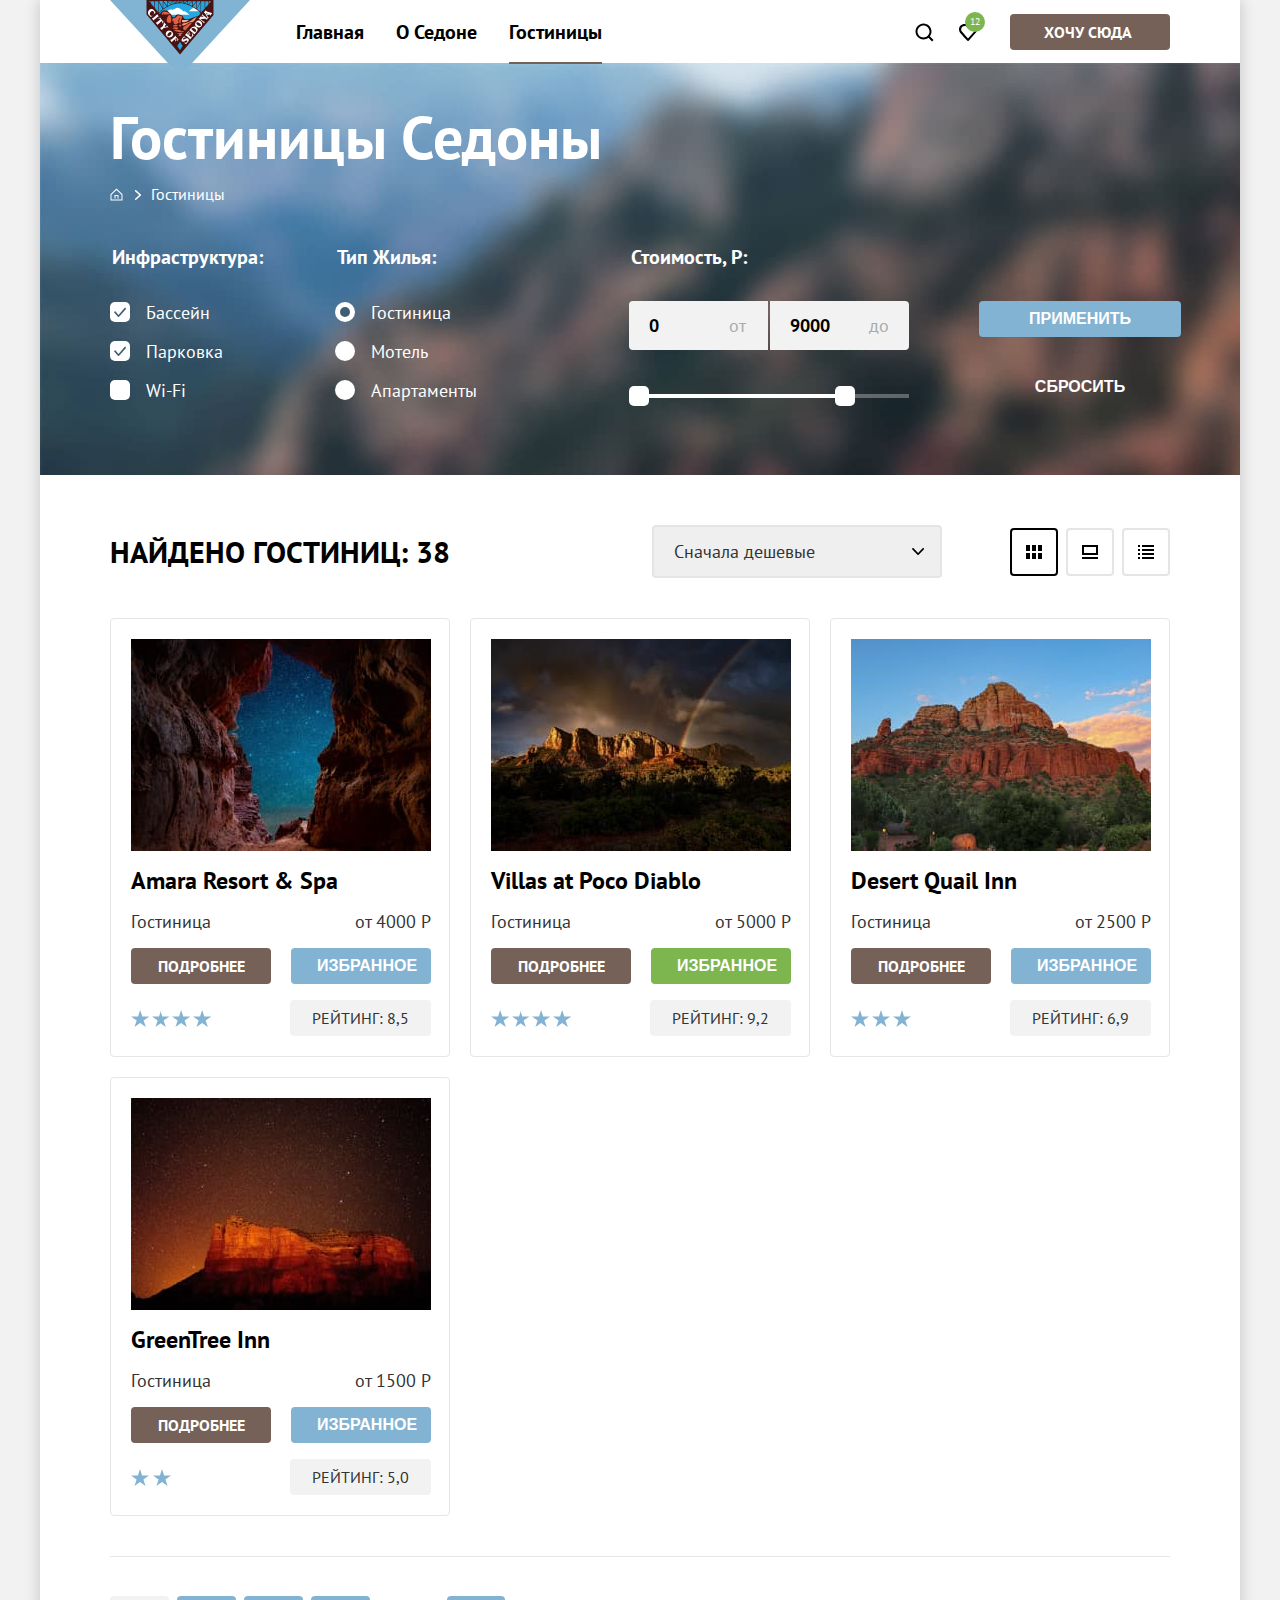
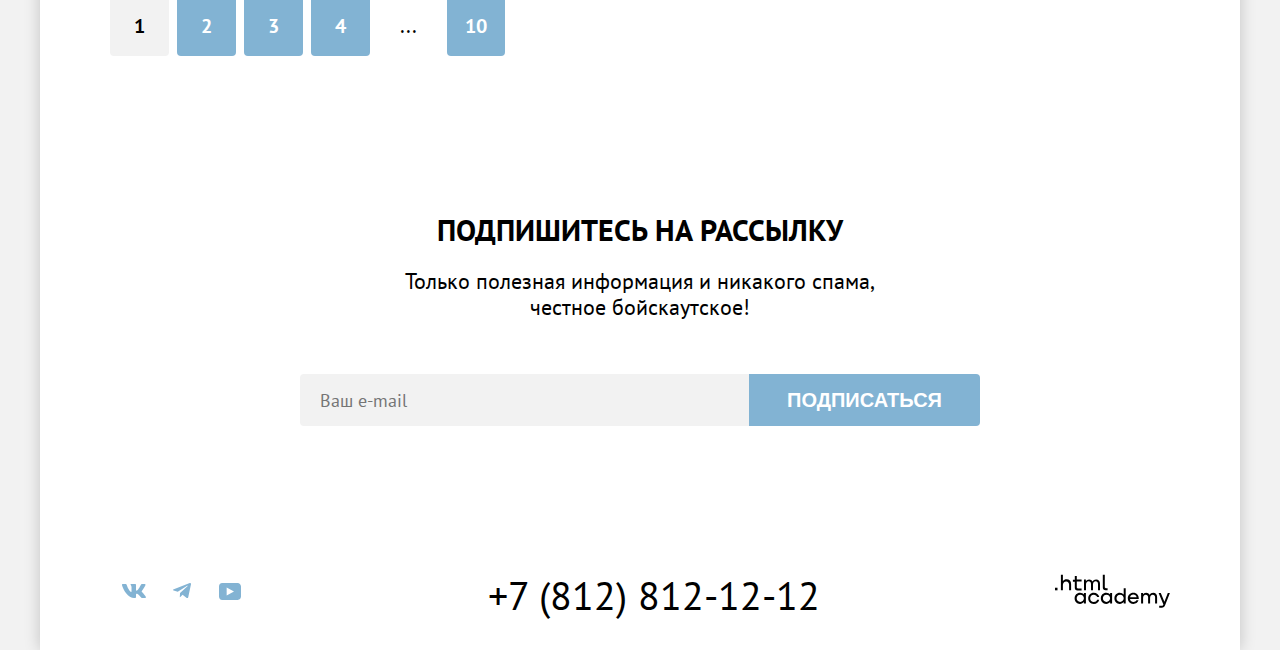
<file: 9/catalog.html>
<!DOCTYPE html>
<html lang="ru">
  <head>
    <meta charset="UTF-8">
    <title>Каталог</title>
    <link rel="stylesheet" href="styles/styles.css">
    <base href="https://htmlacademy-htmlcss.github.io/2109103-sedona-36/9/">
</head>
  <body>
    <div class="page-container">
      <header class="page-header">
        <nav class="main-navigation">
          <a class="navigation-logo" href="index.html"><img src="images/logo/logo-header.svg" width="140" height="70" alt="Логотип Седона."></a>
          <ul class="navigation-list">
            <li class="navigation-item">
              <a class="navigation-link" href="main.html">Главная</a>
            </li>
            <li class="navigation-item">
              <a class="navigation-link" href="about.html">О седоне</a>
            </li>
            <li class="navigation-item">
              <a class="navigation-link navigation-link-current" href="hotels.html">Гостиницы</a>
            </li>
          </ul>
          <ul class="navigation-list navigation-user">
            <li class="navigation-item">
              <a class="navigation-link" href="#">
                <svg class="navigation-icon" width="20" height="20" viewBox="0 0 20 20" aria-hidden="true" focusable="false" fill="none" xmlns="http://www.w3.org/2000/svg">
                  <path d="M19.5 18.0083L15.8 14.3287C16.8 13.0359 17.5 11.3453 17.5 9.4558C17.5 5.08011 13.9 1.5 9.5 1.5C5.1 1.5 1.5 5.17956 1.5 9.55525C1.5 13.9309 5.1 17.511 9.5 17.511C11.3 17.511 13 16.9144 14.4 15.8204L18.1 19.5L19.5 18.0083ZM9.5 15.5221C6.2 15.5221 3.5 12.837 3.5 9.55525C3.5 6.27348 6.2 3.5884 9.5 3.5884C12.8 3.5884 15.5 6.27348 15.5 9.55525C15.5 12.837 12.8 15.5221 9.5 15.5221Z"/>
                </svg>
                <span class="visually-hidden">Поиск.</span>
              </a>
            </li>
            <li class="navigation-item">
              <a class="navigation-link" href="#">
                <svg class="navigation-icon" width="20" height="20" viewBox="0 0 20 20" aria-hidden="true" focusable="false" fill="none" xmlns="http://www.w3.org/2000/svg">
                  <path d="M9.9 19C9.6 19 9.3 18.9 9.1 18.6C3.7 12.5 2.4 11.1 2.1 10.7C1.4 9.8 1 8.6 1 7.4C1 4.4 3.4 2 6.5 2C7.8 2 9 2.5 10 3.3C11 2.5 12.3 2 13.5 2C16.5 2 19 4.4 19 7.4C19 8.7 18.5 9.9 17.7 10.8L10.7 18.7C10.5 18.9 10.3 19 9.9 19ZM3.9 9.5C4.2 9.9 7.4 13.5 10 16.4L16.2 9.4C16.7 8.9 16.9 8.2 16.9 7.4C16.9 5.6 15.4 4.1 13.6 4.1C12.6 4.1 11.6 4.6 10.9 5.4C10.6 5.7 10.3 5.8 10 5.8C9.7 5.8 9.4 5.6 9.2 5.4C8.5 4.6 7.5 4.1 6.5 4.1C4.7 4.1 3.2 5.6 3.2 7.4C3.1 8.3 3.5 9 3.9 9.5C3.8 9.5 3.8 9.5 3.9 9.5Z"/>
                </svg>
                <span class="visually-hidden">Избранное.</span>
              </a>
              <span class="navigation-link-counter">12</span>
            </li>
            <li class="navigation-item navigation-button-container">
              <a class="button navigation-button" href="#">
                Хочу сюда
              </a>
            </li>
          </ul>
        </nav>
      </header>

      <main class="main-inner main-container">
        <section class="inner-hero">
          <header class="inner-header">
            <h1 class="inner-header-title">Гостиницы Седоны</h1>
            <ul class="breadcrumbs">
              <li class="breadcrumbs-item">
                <a href="index.html" class="breadcrumbs-link breadcrumbs-icon"><span class="visually-hidden">Главная.</span></a>
              </li>
              <li class="breadcrumbs-item">
                <a class="breadcrumbs-link breadcrubms-link-text">Гостиницы</a>
              </li>
            </ul>
          </header>

            <section class="catalog-filters">

              <h2 class="visually-hidden">Список фильтров.</h2>
              <form action="https://echo.htmlacademy.ru/" class="catalog-filter">
                <div class="filters-container-left">
                <fieldset class="catalog-filter-group filter-group-left">
                  <legend class="catalog-filter-title">Инфраструктура:</legend>
                  <ul class="catalog-filter-list">
                    <li class="catalog-filter-item">
                      <label class="control">
                        <input class="visually-hidden control-input" type="checkbox" name="pool" checked>
                        <span class="control-mark"></span>
                        <span style="control-label">Бассейн</span>
                      </label>
                    </li>
                    <li class="catalog-filter-item">
                      <label class="control">
                        <input class="visually-hidden control-input" type="checkbox" name="parking" checked>
                        <span class="control-mark"></span>
                        <span style="control-label">Парковка</span>
                      </label>
                    </li>
                    <li class="catalog-filter-item">
                      <label class="control">
                        <input class="visually-hidden control-input" type="checkbox" name="wi-fi">
                        <span class="control-mark"></span>
                        <span style="control-label">Wi-Fi</span>
                      </label>
                    </li>
                  </ul>
                </fieldset>

                <fieldset class="catalog-filter-group filter-group-right">
                  <legend class="catalog-filter-title">Тип жилья:</legend>
                  <ul class="catalog-filter-list">
                    <li class="catalog-filter-item">
                      <label class="control">
                        <input class="visually-hidden control-input" type="radio" name="hotel-group" value="hotel" checked>
                        <span class="control-mark control-mark-round"></span>
                        <span style="control-label">Гостиница</span>
                      </label>
                    </li>
                    <li class="catalog-filter-item">
                      <label class="control">
                        <input class="visually-hidden control-input" type="radio" name="hotel-group" value="motel">
                        <span class="control-mark control-mark-round"></span>
                        <span style="control-label">Мотель</span>
                      </label>
                    </li>
                    <li class="catalog-filter-item">
                      <label class="control">
                        <input class="visually-hidden control-input" type="radio" name="hotel-group" value="apartments">
                        <span class="control-mark control-mark-round"></span>
                        <span style="control-label">Апартаменты</span>
                      </label>
                    </li>
                  </ul>
                </fieldset>
                </div>
                <div class="filters-container-right">
                <fieldset class="catalog-filter-group catalog-filter-price">
                  <legend class="catalog-filter-title">Стоимость, Р:</legend>
                  <div class="range">
                    <div class="range-wrapper-inputs">
                      <label class="catalog-filter-label">
                        <input class="range-input range-input-left" type="number" value="0" name="min-price" placeholder="0">
                        <span class="input-placeholder input-placeholder-left">от</span>
                      </label>
                      <label class="catalog-filter-label">
                        <input class="range-input range-input-right" type="number" value="9000" name="max-price" placeholder="9000">
                        <span class="input-placeholder input-placeholder-right">до</span>
                      </label>
                    </div>
                    <div class="range-scale">
                      <div class="range-bar" style="width: 226px">
                        <button type="button" class="range-toggle toggle-min">
                          <span class="visually-hidden">Изменить минимальную цену.</span>
                        </button>
                        <button type="button" class="range-toggle toggle-max">
                          <span class="visually-hidden">Изменить максимальную цену.</span>
                        </button>
                      </div>
                    </div>
                  </div>
                </fieldset>
                <div class="filters-button-container">
                  <button type="submit" class="button button-apply">Применить</button>
                  <button type="reset" class="button button-reset">Сбросить</button>
                </div>
                </div>
              </form>
            </section>
          </section>

          <section class="catalog-hotels">
            <div class="catalog-hotels-sorting">
              <h2 class="catalog-hotels-title">Найдено гостиниц: <span class="catalog-hotels-amount">38</span></h2>
              <div class="select">
                <select class="catalog-hotels-select-control" aria-label="Сортировка">
                  <option value="cheap" selected>Сначала дешевые</option>
                  <option value="expensive">Сначала дорогие</option>
                  <option value="popular">Сначала популярные</option>
                </select>
              </div>
              <ul class="catalog-hotels-display">
                <li class="hotels-display-item hotels-display-item-current">
                  <a href="#" class="button-display button-outlined">
                    <svg class="view-tile" width="20" height="20" viewBox="0 0 20 20" aria-hidden="true" focusable="false" fill="none" xmlns="http://www.w3.org/2000/svg">
                      <path d="M6 3H2V9H6V3Z" fill="black"/>
                      <path d="M18 3H14V9H18V3Z" fill="black"/>
                      <path d="M12 3H8V9H12V3Z" fill="black"/>
                      <path d="M6 11H2V17H6V11Z" fill="black"/>
                      <path d="M18 11H14V17H18V11Z" fill="black"/>
                      <path d="M12 11H8V17H12V11Z" fill="black"/>
                    </svg>
                    <span class="visually-hidden">Показать карточки.</span>
                  </a>
                </li>
                <li class="hotels-display-item">
                  <a href="#" class="button-display">
                    <svg class="view-slider" width="20" height="20" viewBox="0 0 20 20" aria-hidden="true" focusable="false" fill="none" xmlns="http://www.w3.org/2000/svg">
                      <path d="M18 15H2V17H18V15Z" fill="black"/>
                      <path d="M16 5V11H4V5H16ZM18 3H2V13H18V3Z" fill="black"/>
                    </svg>
                    <span class="visually-hidden">Показать слайдером.</span>
                  </a>
                </li>
                <li class="hotels-display-item">
                  <a href="#" class="button-display">
                    <svg class="view-list" width="20" height="20" viewBox="0 0 20 20" aria-hidden="true" focusable="false" fill="none" xmlns="http://www.w3.org/2000/svg">
                      <path d="M4 3H2V5H4V3Z" fill="black"/>
                      <path d="M18 3H6V5H18V3Z" fill="black"/>
                      <path d="M4 7H2V9H4V7Z" fill="black"/>
                      <path d="M18 7H6V9H18V7Z" fill="black"/>
                      <path d="M4 11H2V13H4V11Z" fill="black"/>
                      <path d="M18 11H6V13H18V11Z" fill="black"/>
                      <path d="M4 15H2V17H4V15Z" fill="black"/>
                      <path d="M18 15H6V17H18V15Z" fill="black"/>
                    </svg>
                    <span class="visually-hidden">Показать список.</span>
                  </a>
                </li>
              </ul>
            </div>

            <ul class="hotel-list">
              <li class="hotel-card">
                <a class="hotel-card-link" href="product.html">
                  <img class="hotel-card-image" src="images/catalog/catalog-1.jpg" width="300" height="212" alt="Пейзаж вокруг гостиницы Amara Resort & Spa.">
                  <h3 class="hotel-card-title">Amara Resort & Spa</h3>
                </a>
                <div class="card-content-container">
                  <span class="hotel-card-category">Гостиница</span>
                  <b class="hotel-card-price">от 4000 Р</b>
                  <div class="card-button-container">
                    <a class="button card-button-more" href="#">Подробнее</a>
                    <button class="button hotel-card-button-favorite">Избранное</button>
                  </div>
                  <div class="review-container">
                    <p class="hotel-card-stars card-four-star">
                      <span class="visually-hidden">4 звезды</span>
                    </p>
                    <span class="hotel-card-review">Рейтинг: 8,5</span>
                  </div>
                </div>
              </li>

              <li class="hotel-card">
                <a class="hotel-card-link" href="product.html">
                  <img class="hotel-card-image" src="images/catalog/catalog-2.jpg" width="300" height="212" alt="Пейзаж с видом на Villas at Poco Diablo.">
                  <h3 class="hotel-card-title">Villas at Poco Diablo</h3>
                </a>
                <div class="card-content-container">
                  <span class="hotel-card-category">Гостиница</span>
                  <b class="hotel-card-price">от 5000 Р</b>
                  <div class="card-button-container">
                    <a class="button card-button-more" href="#">Подробнее</a>
                    <button class="button hotel-card-button-favorite-current">Избранное</button>
                  </div>
                  <div class="review-container">
                    <p class="hotel-card-stars card-four-star">
                      <span class="visually-hidden">4 звезды</span>
                    </p>
                    <span class="hotel-card-review">Рейтинг: 9,2</span>
                  </div>
                </div>
              </li>

              <li class="hotel-card">
                <a class="hotel-card-link" href="product.html">
                  <img class="hotel-card-image" src="images/catalog/catalog-3.jpg" width="300" height="212" alt="Пейзжа с видом на пустыню Quail Inn.">
                  <h3 class="hotel-card-title">Desert Quail Inn</h3>
                </a>
                <div class="card-content-container">
                  <span class="hotel-card-category">Гостиница</span>
                  <b class="hotel-card-price">от 2500 Р</b>
                  <div class="card-button-container">
                    <a class="button card-button-more" href="#">Подробнее</a>
                    <button class="button hotel-card-button-favorite">Избранное</button>
                  </div>
                  <div class="review-container">
                    <p class="hotel-card-stars card-three-star">
                      <span class="visually-hidden">3 звезды</span>
                    </p>
                    <span class="hotel-card-review">Рейтинг: 6,9</span>
                  </div>
                </div>
              </li>

              <li class="hotel-card">
                <a class="hotel-card-link" href="product.html">
                  <img class="hotel-card-image" src="images/catalog/catalog-4.jpg" width="300" height="212" alt="Пейзаж вокруг гостинцы GreenTree Inn.">
                  <h3 class="hotel-card-title">GreenTree Inn</h3>
                </a>
                <div class="card-content-container">
                  <span class="hotel-card-category">Гостиница</span>
                  <b class="hotel-card-price">от 1500 Р</b>
                  <div class="card-button-container">
                    <a class="button card-button-more" href="#">Подробнее</a>
                    <button class="button hotel-card-button-favorite">Избранное</button>
                  </div>
                  <div class="review-container">
                    <p class="hotel-card-stars card-two-star">
                      <span class="visually-hidden">2 звезды</span>
                    </p>
                    <span class="hotel-card-review">Рейтинг: 5,0</span>
                  </div>
                </div>
              </li>
            </ul>

          <ul class="pagination">
            <li class="pagination-item">
              <a class="pagination-link pagination-current">1</a>
            </li>
            <li class="pagination-item">
              <a class="pagination-link" href="#">2</a>
            </li>
            <li class="pagination-item">
              <a class="pagination-link" href="#">3</a>
            </li>
            <li class="pagination-item">
              <a class="pagination-link" href="#">4</a>
            </li>
            <li class="pagination-item">
              <span class="pagination-item-ellipsis">
                ...
              </span>
            </li>
            <li class="pagination-item">
              <a class="pagination-link pagination-link-double" href="#">10</a>
            </li>
          </ul>
        </section>
      </main>

      <footer class="page-footer">

        <section class="subscription-catalog">
          <h2 class="subscription-title">Подпишитесь на рассылку</h2>
          <p class="subscription-description">Только полезная информация и никакого спама,<br>честное бойскаутское!</p>
          <form action="https://echo.htmlacademy.ru/" class="subscription-form" method="post">
            <label class="visually-hidden" for="input-id">Ваш E-mail</label>
            <input class="subscription-field" id="input-id" type="email" name="subscription-email" placeholder="Ваш e-mail">
            <button class="button subscription-button" type="submit">Подписаться</button>
          </form>
        </section>
        <div class="page-footer-container">
          <section class="footer-social">
            <h2 class="visually-hidden">Социальные сети.</h2>
            <ul class="footer-social-list">
              <li class="social-item">
                <a href="https://vk.com/htmlacademy" class="social-link">
                  <svg class="social-icon" aria-hidden="true" focusable="false" width="24" height="14" viewBox="0 0 24 14" fill="none" xmlns="http://www.w3.org/2000/svg">
                    <path fill-rule="evenodd" clip-rule="evenodd" d="M23.45 0.948C23.616 0.402 23.45 0 22.655 0H20.03C19.362 0 19.054 0.347 18.887 0.73C18.887 0.73 17.552 3.926 15.661 6.002C15.049 6.604 14.771 6.795 14.437 6.795C14.27 6.795 14.019 6.604 14.019 6.057V0.948C14.019 0.292 13.835 0 13.279 0H9.151C8.734 0 8.483 0.304 8.483 0.593C8.483 1.214 9.429 1.358 9.526 3.106V6.904C9.526 7.737 9.373 7.888 9.039 7.888C8.149 7.888 5.984 4.677 4.699 1.003C4.45 0.288 4.198 0 3.527 0H0.9C0.15 0 0 0.347 0 0.73C0 1.412 0.89 4.8 4.145 9.281C6.315 12.341 9.37 14 12.153 14C13.822 14 14.028 13.632 14.028 12.997V10.684C14.028 9.947 14.186 9.8 14.715 9.8C15.105 9.8 15.772 9.992 17.33 11.467C19.11 13.216 19.403 14 20.405 14H23.03C23.78 14 24.156 13.632 23.94 12.904C23.702 12.18 22.852 11.129 21.725 9.882C21.113 9.172 20.195 8.407 19.916 8.024C19.527 7.533 19.638 7.314 19.916 6.877C19.916 6.877 23.116 2.451 23.449 0.948H23.45Z"/>
                  </svg>
                  <span class="visually-hidden">Вконтакте.</span>
                </a>
              </li>
              <li class="social-item">
                <a href="https://t.me/htmlacademy" class="social-link">
                  <svg class="social-icon" aria-hidden="true" focusable="false" width="18" height="16" viewBox="0 0 18 16" fill="none" xmlns="http://www.w3.org/2000/svg">
                    <path d="M16.785 0.0992597L0.840489 6.24776C-0.247661 6.68481 -0.241365 7.29184 0.640845 7.56253L4.73445 8.83953L14.2058 2.8637C14.6537 2.59121 15.0629 2.7378 14.7265 3.03636L7.05283 9.96185H7.05103L7.05283 9.96275L6.77045 14.1823C7.18413 14.1823 7.36669 13.9925 7.59871 13.7686L9.58705 11.8351L13.7229 14.89C14.4855 15.31 15.0332 15.0941 15.2229 14.1841L17.9379 1.38885C18.2158 0.274623 17.5126 -0.229883 16.785 0.0992597Z"/>
                  </svg>
                  <span class="visually-hidden">Телеграм.</span>
                </a>
              </li>
              <li class="social-item">
                <a href="https://www.youtube.com/user/htmlacademyru" class="social-link">
                  <svg class="social-icon" aria-hidden="true" focusable="false" width="22" height="17" viewBox="0 0 22 17" fill="none" xmlns="http://www.w3.org/2000/svg">
                    <path d="M18.607 0H3.17413C1.31343 0 0 1.59375 0 3.4V13.4937C0 15.4062 1.31343 17 3.17413 17H18.8259C20.4677 17 22 15.4062 22 13.6V3.4C21.7811 1.59375 20.4677 0 18.607 0ZM7.66169 12.5375V4.4625L14.995 8.5L7.66169 12.5375Z"/>
                  </svg>
                  <span class="visually-hidden">Ютуб.</span>
                </a>
              </li>
            </ul>
          </section>

          <section class="footer-contacts">
            <h2 class="visually-hidden">Контакты.</h2>
            <address class="contacts-adress">
              <a href="tel:88128121212" class="contacts-phone">+7 (812) 812-12-12</a>
            </address>
          </section>

          <section class="footer-logo">
            <h2 class="visually-hidden">HTML academy.</h2>
            <a href="https://htmlacademy.ru/" class="html-link">
              <svg class="html-logo" aria-hidden="true" focusable="false" width="115" height="34" viewBox="0 0 115 34" fill="none" xmlns="http://www.w3.org/2000/svg">
                <path d="M0 13.7232V16.3232H2.5V13.7232H0Z"/>
                <path d="M11.6 5.32324C10 5.32324 8.8 6.02324 8 7.02324H7.9V0.823242H5.9V16.3232H7.9V11.0232C7.9 8.92324 9.2 7.42324 11.2 7.42324C13 7.42324 14.1 8.82324 14.1 10.6232V16.3232H16.1V10.2232C16.2 7.22324 14.3 5.32324 11.6 5.32324Z"/>
                <path d="M26.6 5.62324H21.8V1.92324H19.8V5.72324H17.9V7.72324H19.8V13.7232C19.8 15.4232 20.8 16.4232 22.5 16.4232H26.6V14.4232H22.9C22.2 14.4232 21.8 14.0232 21.8 13.3232V7.62324H26.6V5.62324Z"/>
                <path d="M41.1 5.42324C39.5 5.42324 38.2 6.22324 37.6 7.52324H37.5C36.9 6.32324 35.7 5.42324 34.1 5.42324C32.7 5.42324 31.6 6.22324 31 7.22324H30.9V5.62324H29V16.2232H31V10.8232C31 8.82324 32 7.32324 33.6 7.32324C35.1 7.32324 36 8.32324 36 9.92324V16.2232H38V10.6232C38 8.22324 39.4 7.32324 40.6 7.32324C42.1 7.32324 43 8.32324 43 9.92324V16.2232H45V9.72324C45.1 7.22324 43.6 5.42324 41.1 5.42324Z"/>
                <path d="M47.8 13.5232C47.8 15.2232 48.8 16.2232 50.6 16.2232H52.6V14.2232H50.9C50.2 14.2232 49.8 13.8232 49.8 13.1232V0.823242H47.8V13.5232Z"/>
                <path d="M28.9 20.5232C28 19.4232 26.7 18.7232 25 18.7232C21.9 18.7232 19.6 21.0232 19.6 24.3232C19.6 27.6232 21.9 29.9232 25 29.9232C26.8 29.9232 28 29.1232 28.8 28.0232H28.9V29.6232H30.9V19.0232H28.9V20.5232ZM25.3 27.9232C23.1 27.9232 21.7 26.3232 21.7 24.3232C21.7 22.3232 23.1 20.7232 25.3 20.7232C27.5 20.7232 28.9 22.3232 28.9 24.3232C28.9 26.2232 27.5 27.9232 25.3 27.9232Z"/>
                <path d="M44.2 22.8232C43.7 20.4232 41.6 18.7232 38.8 18.7232C35.4 18.7232 33.2 21.2232 33.2 24.3232C33.2 27.4232 35.4 29.9232 38.8 29.9232C41.6 29.9232 43.7 28.1232 44.2 25.7232H42.1C41.7 27.0232 40.4 28.0232 38.8 28.0232C36.6 28.0232 35.2 26.4232 35.2 24.4232C35.2 22.4232 36.6 20.8232 38.8 20.8232C40.4 20.8232 41.6 21.8232 42.1 23.0232H44.2V22.8232Z"/>
                <path d="M55.1 20.5232C54.2 19.4232 52.9 18.7232 51.2 18.7232C48.1 18.7232 45.8 21.0232 45.8 24.3232C45.8 27.6232 48.1 29.9232 51.2 29.9232C53 29.9232 54.2 29.1232 55 28.0232H55.1V29.6232H57.1V19.0232H55.1V20.5232ZM51.5 27.9232C49.3 27.9232 47.9 26.3232 47.9 24.3232C47.9 22.3232 49.3 20.7232 51.5 20.7232C53.7 20.7232 55.1 22.3232 55.1 24.3232C55.1 26.2232 53.6 27.9232 51.5 27.9232Z"/>
                <path d="M68.7 20.6232C67.8 19.5232 66.5 18.7232 64.8 18.7232C61.7 18.7232 59.4 21.0232 59.4 24.3232C59.4 27.6232 61.6 29.9232 64.8 29.9232C66.5 29.9232 67.8 29.1232 68.6 28.1232H68.7V29.6232H70.7V14.2232H68.7V20.6232ZM65.1 27.9232C62.9 27.9232 61.5 26.3232 61.5 24.3232C61.5 22.3232 62.9 20.7232 65.1 20.7232C67.3 20.7232 68.7 22.3232 68.7 24.3232C68.6 26.3232 67.2 27.9232 65.1 27.9232Z"/>
                <path d="M78.3 18.7232C75 18.7232 72.8 21.2232 72.8 24.3232C72.8 27.3232 74.9 29.9232 78.3 29.9232C80.8 29.9232 82.8 28.6232 83.5 26.3232H81.4C80.9 27.3232 79.8 27.9232 78.4 27.9232C76.5 27.9232 75.1 26.6232 75 25.0232H83.8C84 21.4232 81.8 18.7232 78.3 18.7232ZM78.3 20.6232C80 20.6232 81.3 21.6232 81.6 23.2232H75.1C75.4 21.7232 76.6 20.6232 78.3 20.6232Z"/>
                <path d="M98.2 18.7232C96.6 18.7232 95.3 19.5232 94.6 20.7232H94.5C93.9 19.5232 92.7 18.7232 91.1 18.7232C89.7 18.7232 88.6 19.4232 88 20.5232V19.0232H86.1V29.6232H88.1V24.2232C88.1 22.2232 89.1 20.8232 90.7 20.7232C92.2 20.7232 93.1 21.7232 93.1 23.3232V29.6232H95.1V24.0232C95.1 21.6232 96.5 20.7232 97.7 20.7232C99.2 20.7232 100.1 21.7232 100.1 23.3232V29.6232H102.1V23.1232C102.2 20.5232 100.7 18.7232 98.2 18.7232Z"/>
                <path d="M109.4 27.8232L105.8 18.9232H103.6L108.4 30.5232C108.1 31.4232 107.7 31.7232 106.7 31.7232H104.2V33.7232H106.7C108.5 33.7232 109.5 32.9232 110.2 31.1232L114.9 18.9232H112.8L109.4 27.8232Z"/>
              </svg>
              <span class="visually-hidden">HTML academy.</span>
            </a>
          </section>
        </div>
      </footer>
    </div>
  </body>
</html>
</file>
<file: styles/styles.css>
/*-------FONTS--------*/

@font-face {
  font-family: "PT sans";
  src: url("../fonts/ptsans-400.woff2") format("woff2");
  font-weight: 400;
  font-style: normal;
  font-display: swap;
}

@font-face {
  font-family: "PT sans";
  src: url("../fonts/ptsans-700.woff2") format("woff2");
  font-weight: 700;
  font-style: normal;
  font-display: swap;
}

/*-------VISUALLY_HIDDEN--------*/

.visually-hidden {
  position: absolute;
  width: 1px;
  height: 1px;
  margin: -1px;
  padding: 0;
  border: 0;
  clip: rect(0 0 0 0);
  overflow: hidden;
}

/*-------BODY--------*/

body {
  font-family: "PT sans", sans-serif;
  font-size: 18px;
  line-height: 21px;
  color: #000000;
  background-color: #f2f2f2;
  margin: 0;
}

html {
  height: 100%;
}

/*-------CONTAINERS--------*/

.main-container {
  margin-top: -11px;
  flex-grow: 1;
}

.page-container {
  display: flex;
  flex-direction: column;
  min-height: 100%;
  width: 1200px;
  margin: 0 auto;
  background-color: #ffffff;
  box-shadow: 0 0 15px rgba(0, 0, 0, 0.2);
}

.page-footer-container {
  display: flex;
  padding: 40px 70px 30px 40px;
}

.filters-container-left {
  margin-right: 152px;
  display: flex;
}

.filters-container-right {
  display: flex;
}

.filters-button-container {
  display: flex;
  flex-direction: column;
  gap: 32px;
  margin-left: 69px;
  justify-content: flex-end;
}

.catalog-hotels {
  box-shadow: none;
}

.catalog-hotels-sorting {
  display: flex;
  align-items: center;
  justify-content: space-between;
  padding: 50px 70px 39px 70px;
}

.item-container {
  padding: 100px 85px;
  position: relative;
}

.item-container-white {
  padding: 112px 85px;
}

.card-content-container {
  display: flex;
  flex-wrap: wrap;
}

.card-button-container {
  display: flex;
  margin-bottom: 16px;
}

/*-------MODAL--------*/

.modal-container {
  position: fixed;
  z-index: 2;
  top: 0;
  left: 0;
  display: flex;
  width: 100%;
  height: 100%;
  background: rgba(242, 242, 242, 0.8);
}

.modal-container-close {
  display: none;
}

.modal {
  position: relative;
  margin: auto;
  padding: 64px 70px;
  background-color: #ffffff;
  box-shadow: 0 25px 50px rgba(0, 0, 0, 0.15);
  border-radius: 30px;
}

.modal-search {
  width: 576px;
}

.field {
  font: inherit;
  font-weight: 700;
  font-size: 18px;
  background-color: #f2f2f2;
  border: none;
  border-radius: 4px;
}

.field::placeholder {
  color: #000000;
}

.field-group {
  display: flex;
  flex-wrap: wrap;
  align-items: center;
  justify-content: space-between;
  margin: 0;
  margin-bottom: 27px;
}

.group-check-out {
  margin: 0;
  margin-bottom: 22px;
}

.date {
  color: #333333;
  font-size: 16px;
  line-height: 21px;
  margin-top: 4px;
  margin-left: 156px;
}

.date-error {
  color: #ff5757;
}

.field-group-people {
  margin: 0;
}

.modal-close-button {
  position: absolute;
  padding: 0;
  top: 64px;
  right: 52px;
  width: 52px;
  height: 52px;
  background-color: #f2f2f2;
  border: none;
  background-image: url("../images/cross.svg");
  background-repeat: no-repeat;
  background-position: center;
  border-radius: 50%;
  cursor: pointer;
}

.modal-close-button:hover {
  background-color: #e6e6e6;
}

.modal-close-button:focus {
  outline: 3px solid #83b3d3;
}

.modal-close-button:active {
  outline: none;
  background-image: url("../images/cross-active.svg");
}

.modal-title {
  margin: 0;
  margin-bottom: 64px;
  font-weight: 700;
  font-size: 30px;
  line-height: 36px;
  text-transform: uppercase;
}

.search-form-button {
  width: 576px;
  background-color: #83b3d3;
  border-radius: 10px;
  font-weight: 700;
  font-size: 20px;
  line-height: 24px;
  padding-top: 18px;
  padding-bottom: 18px;
}

.check-label {
  font-weight: 700;
  font-size: 20px;
  line-height: 24px;
}

.check-field {
  padding: 12px 20px;
  width: 400px;
  background-image: url("../images/calendar.svg");
  background-repeat: no-repeat;
  background-position: right 20px center;
  -webkit-appearance: none;
          appearance: none;
}

.check-field:hover {
  background-color: #e6e6e6;
}

.check-field:focus-visible {
  outline: 2px solid #000000;
}

.adults-field,
.children-field {
  display: block;
  width: 10px;
  font: inherit;
  text-align: center;
  font-weight: 700;
  background-color: #f2f2f2;
  border: none;
  border-radius: 0;
  padding: 14px 10px;
  -webkit-appearance: textfield;
          appearance: textfield;
}

.adults-field::-webkit-outer-spin-button,
.adults-field::-webkit-inner-spin-button,
.children-field::-webkit-outer-spin-button,
.children-field::-webkit-inner-spin-button {
  -webkit-appearance: none;
          appearance: none;
  margin: 0;
}

.label-children {
  display: block;
  position: relative;
}

.field-button {
  padding: 23px 20px;
  border: none;
  background-color: #f2f2f2;
  position: relative;
  cursor: pointer;
}

.button-minus {
  border-radius: 4px 0 0 4px;
}

.button-plus {
  border-radius: 0 4px 4px 0;
}

.button-icon {
  position: absolute;
  top: 0;
  right: 0;
  bottom: 0;
  left: 0;
  margin: auto;
  fill: #7561574d;
}

.icon-plus {
  width: 14px;
  height: 2px;
}

.icon-minus {
  width: 20px;
  height: 20px;
}

.field-button:hover .icon-minus,
.field-button:hover .icon-plus {
  fill: #000000;
}

.icon-minus:focus,
.icon-plus:focus {
  outline: 3px solid #82b3d3;
}

.icon-minus:active,
.icon-plus:active {
  fill: #7561574d;
}

.field-people-container {
  display: flex;
  justify-content: space-between;
  align-items: center;
  margin-bottom: 48px;
}

.field-button-container {
  display: flex;
}

.field-people-left,
.field-people-right {
  display: flex;
  align-items: center;
}

.field-people-left {
  margin-right: 88px;
}

.field-people-left .check-label-people {
  margin-right: 46px;
}

.field-people-right .check-label-people {
  margin-right: 20px;
  padding-right: 36px;
}

/*-------TOOLTIP--------*/

.tooltip {
  position: absolute;
  margin-top: -24px;
  margin-left: 57px;
  width: 26px;
  height: 26px;
}

.tooltip-toggle {
  border: none;
  background-color: transparent;
  padding: 0;
  margin: 0;
  display: block;
}

.tooltip-icon {
  width: 100%;
  height: 100%;
  color: #83b3d3;
  display: block;
  fill: #68a2ca;
}

.tooltip-toggle:hover svg {
  fill: #68a2ca4d;
}

.tooltip-text {
  background-color: #333333;
  color: #ffffff;
  font-size: 16px;
  line-height: 20px;
  font-weight: 400;
  text-transform: none;
  padding: 22px 18px 18px 22px;
  border-radius: 10px;
  display: none;
  width: 216px;
  position: absolute;
  margin-top: 15px;
  transform: translateX(-45%);
  z-index: 1;
}

.tooltip-text::before {
  position: absolute;
  content: "";
  display: block;
  width: 0;
  height: 0;
  top: -10px;
  right: 120px;
  border-left: 10px solid transparent;
  border-right: 10px solid transparent;
  border-bottom: 10px solid #333333;
}

.tooltip-toggle:hover + .tooltip-text,
.tooltip-toggle:focus + .tooltip-text {
  display: block;
}

.form-label-icon {
  position: relative;
  padding-right: 26px;
}

/*-------LOGO--------*/

.logo {
  display: block;
  margin: 0 auto;
  padding-top: 50px;
  padding-bottom: 80px;
}

/*-------LINKS--------*/

.navigation-link {
  display: block;
  font-weight: 700;
  font-size: 20px;
  line-height: 24px;
  text-decoration: none;
  color: #000000;
  text-transform: capitalize;
  text-align: center;
  padding: 20px 16px;
  position: relative;
}

.navigation-user .navigation-link {
  padding: 22px 12px;
  min-width: 20px;
  min-height: 20px;
}

.page-footer a {
  text-decoration: none;
  color: #000000;
}

.breadcrumbs {
  padding: 0;
  margin: 0;
  margin-top: 8px;
  margin-bottom: 40px;
  display: flex;
  align-items: center;
  list-style-type: none;
}

.breadcrumbs-item {
  position: relative;
  margin-right: 28px;
}

.breadcrumbs-item::after {
  content: "";
  display: block;
  background-image: url("../images/breadcrumbs/breadcrumbs-arrow.svg");
  background-repeat: no-repeat;
  background-position: center;
  width: 6px;
  height: 10px;
  right: -18px;
  top: 3px;
  position: absolute;
}

.breadcrumbs-link {
  font-weight: 400;
  font-size: 16px;
  line-height: 21px;
  color: #ffffff;
  text-decoration: none;
  display: block;
}

.breadcrumbs-item:last-child::after {
  content: none;
}

.breadcrumbs-icon {
  min-width: 13px;
  min-height: 15px;
  background-image: url("../images/breadcrumbs/breadcrumbs-home.svg");
  background-position: center;
  background-repeat: no-repeat;
  cursor: pointer;
}

.breadcrumbs-icon svg {
  fill: #ffffff;
}

.breadcrumbs-link:focus-visible {
  outline: 1px solid #83b3d3;
}

.breadcrubms-link-text:hover {
  color: #ffffff99;
}

.breadcrubms-link-text:active {
  color: #ffffff4d;
}

.hotel-card-link {
  text-decoration: none;
  font-weight: 700;
  font-size: 24px;
  line-height: 28px;
  color: #000000;
}

/*-------PAGINATION--------*/

.pagination-link {
  display: block;
  text-decoration: none;
  font-weight: 700;
  font-size: 20px;
  line-height: 36px;
  background-color: #82b3d3;
  color: #ffffff;
  text-align: center;
  padding: 12px 25px;
  border-radius: 4px;
}

.pagination-link:hover {
  background-color: #68a2ca;
}

.pagination-link:focus {
  background-color: #68a2ca;
}

.pagination-link:active {
  color: #ffffff4d;
}

.pagination-current,
.pagination-current:hover,
.pagination-current:focus,
.pagination-current:active {
  background-color: #f2f2f2;
  color: #000000;
  cursor: pointer;
}

/*-------BUTTONS--------*/

.button {
  font-family: inherit;
  color: #ffffff;
  text-transform: uppercase;
  text-decoration: none;
  text-align: center;
  font-weight: 700;
  border: none;
}

.navigation-button {
  display: flex;
  align-items: center;
  background-color: #756157;
  padding: 8px 34px;
  border-radius: 4px;
  margin-left: 20px;
  font-weight: 700;
  font-size: 16px;
  line-height: 20px;
  width: 92px;
}

.button:hover,
.button:focus {
  background-color: #615048;
}

.button:active {
  color: #ffffff4d;
}

.button:disabled {
  background-color: #e5e5e5;
  color: #ffffff;
}

.book-hotel-button {
  display: block;
  border-radius: 4px;
  padding: 8px 50px;
  width: 276px;
  margin: 0 auto;
  margin-bottom: 96px;
  background-color: #756157;
  font-size: 20px;
  line-height: 36px;
}

.subscription-button {
  border-radius: 0 4px 4px 0;
  padding: 8px 40px;
  font-weight: 700;
  font-size: 20px;
  line-height: 36px;
  background-color: #82b3d3;
  color: #ffffff;
  width: 245px;
}

.subscription-button:hover,
.subscription-button:focus,
.button-apply:hover,
.button-apply:focus,
.hotel-card-button-favorite:hover,
.hotel-card-button-favorite:focus {
  background-color: #68a2ca;
  cursor: pointer;
}

.button-apply {
  background-color: #82b3d3;
  font-weight: 700;
  font-size: 16px;
  line-height: 20px;
  text-align: center;
  text-transform: uppercase;
  padding: 8px 50px;
  border-radius: 4px;
  margin-top: 57px;
}


.button-reset {
  background: none;
  font-weight: 700;
  font-size: 16px;
  line-height: 20px;
  text-align: center;
  text-transform: uppercase;
  padding: 8px 50px;
}

.button-reset:hover {
  background: none;
  color: #ffffff4d;
}

.button-reset:focus {
  outline: 3px solid #83b3d3;
  background: none;
  border-radius: 4px;
}

.button-display {
  min-width: 16px;
  min-height: 14px;
  padding: 12px;
  color: #000000;
  border: 2px solid #e5e5e5;
  border-radius: 4px;
  display: flex;
  box-sizing: border-box;
}

.button-display:hover {
  border-color: #000000;
}

.button-display:focus {
  border-color: #68a2ca;
}

.button-display:active {
  border-color: #000000;
}

.button-outlined {
  border: 2px solid #000000;
  border-radius: 4px;
}

.hotel-card-button-favorite {
  font-family: inherit;
  text-align: center;
  font-weight: 700;
  font-size: 16px;
  line-height: 20px;
  background-color: #82b3d3;
  width: 140px;
  padding: 8px 10px;
  border-radius: 4px;
}

.hotel-card-button-favorite-current {
  font-family: inherit;
  text-align: center;
  font-weight: 700;
  font-size: 16px;
  line-height: 20px;
  background-color: #7db54f;
  width: 140px;
  padding: 8px 10px;
  border-radius: 4px;
}

.hotel-card-button-favorite-current:hover {
  background-color: #6c9e42;
  cursor: pointer;
}

.hotel-card-button-favorite-current:focus {
  background-color: #6c9e42;
}

.card-button-more {
  display: flex;
  align-items: center;
  justify-content: center;
  background-color: #756157;
  font-weight: 700;
  font-size: 16px;
  line-height: 20px;
  text-transform: uppercase;
  text-align: center;
  color: #ffffff;
  width: 140px;
  margin-right: 20px;
  border-radius: 4px;
}

.search-form-button:hover,
.search-form-button:focus {
  background-color: #68a2ca;
}

/*-------HERO_BACKGROUND--------*/

.main-hero {
  background-image: url("../images/divider.svg"), url("../images/background/background-welcome.jpg");
  background-size: 100% auto, 100% auto;
  background-repeat: no-repeat, no-repeat;
  background-position: bottom, center;
  background-color: #83b3d3a8;
  margin-bottom: 70px;
  position: relative;
}

.inner-hero {
  display: flex;
  flex-wrap: wrap;
  flex-direction: column;
  background-image: url("../images/background/background-catalog.jpg");
  background-size: cover;
  background-repeat: no-repeat;
  background-color: #83b3d3a8;
  padding: 35px 70px 70px 70px;
}

/*-------WELCOME--------*/

.welcome {
  text-align: center;
  margin-bottom: 64px;
}

.welcome-title {
  width: 620px;
  display: inline-block;
  font-weight: 700;
  font-size: 30px;
  line-height: 36px;
  text-transform: uppercase;
  margin: 0;
  margin-bottom: 25px;
}

.welcome-description {
  font-weight: 400;
  font-size: 22px;
  line-height: 26px;
  margin: 0;
  margin-bottom: 89px;
  color: #333333;
}

/*-------ADVANTAGES--------*/

.advantages-company-list,
.advantages-location-list {
  padding: 0;
  margin: 0;
  list-style-type: none;
}

/*-------ADVANTAGES_LOCATION--------*/

.advantages-location-item {
  width: 400px;
  background-color: #82b3d3;
}

.location-item-image {
  width: 1200px;
  display: flex;
}

.advantages-location-list {
  text-align: center;
  color: #ffffff;
  display: flex;
  flex-wrap: wrap;
}

.bright-block {
  background-color: #83b3d31f;
  color: #000000;
}

.bright-block p {
  color: #333333;
}

.dark-block {
  background-color: #83b3d333;
  color: #000000;
}

.dark-block p {
  color: #333333;
}

.advantages-location-title {
  position: relative;
  width: 175px;
  display: inline-block;
  margin: 0;
  margin-bottom: 32px;
  font-weight: 700;
  font-size: 24px;
  line-height: 28px;
  text-transform: uppercase;
  padding-bottom: 30px;
}

.advantages-location-title::before {
  content: "";
  position: absolute;
  width: 60px;
  display: block;
  height: 2px;
  background-color: #ffffff4d;
  bottom: -1px;
  transform: translateX(90%);
}

.advantages-location-title.title-black::before {
  background-color: #0000004d;
}

.advantages-location-description {
  margin: 0;
  font-weight: 400;
  font-size: 18px;
  line-height: 21px;
}

/*-------ABOUT--------*/

.about {
  text-align: center;
  margin-bottom: 96px;
}

.about-title {
  display: inline-block;
  width: 500px;
  margin: 0;
  margin-bottom: 20px;
  font-weight: 700;
  font-size: 30px;
  line-height: 36px;
  text-transform: uppercase;
}

.about-description {
  margin: 0;
  margin-bottom: 64px;
  font-weight: 400;
  font-size: 22px;
  line-height: 26px;
  color: #333333;
}

/*-------ADVANTAGES_COMPANY--------*/

.advantages-company-list {
  display: flex;
  justify-content: space-between;
  text-align: center;
}

.advantages-company-item {
  padding: 180px 85px 85px 85px;
  width: 400px;
  position: relative;
}

.advantages-company-title {
  margin: 0;
  margin-bottom: 24px;
  font-weight: 700;
  font-size: 24px;
  line-height: 39px;
  text-transform: uppercase;
}

.advantages-company-description {
  margin: 0;
  font-weight: 400;
  color: #333333;
  font-size: 18px;
  line-height: 21px;
}

.advantages-company-item::before {
  content: "";
  position: absolute;
  background-repeat: no-repeat;
  display: block;
  top: 80px;
  right: 165px;
}

.advantages-accomodation::before {
  background-image: url("../images/advantages/advantages-icon-1.svg");
  width: 75px;
  height: 72px;
}

.advantages-food::before {
  background-image: url("../images/advantages/advantages-icon-2.svg");
  width: 75px;
  height: 72px;
}

.advantages-souvenirs::before {
  background-image: url("../images/advantages/advantages-icon-3.svg");
  width: 75px;
  height: 77px;
}

/*-------BOOK_HOTEL--------*/

.book-hotel {
  text-align: center;
}

.book-hotel-title {
  max-width: 620px;
  margin: 0 auto;
  margin-bottom: 24px;
  font-weight: 700;
  font-size: 30px;
  line-height: 28px;
  text-transform: uppercase;
}

.book-hotel-description {
  width: 590px;
  display: inline-block;
  margin: 0;
  margin-bottom: 54px;
  font-weight: 400;
  font-size: 22px;
  line-height: 26px;
  color: #333333;
}

/*-------SUBSCRIPTION--------*/

.subscription {
  padding: 96px 260px;
  padding-bottom: 104px;
  text-align: center;
  background-image: url("../images/background/background-subscribe.jpg");
  background-size: cover;
  background-repeat: no-repeat;
  background-color: #83b3d3a8;
  color: #ffffff;
}

.subscription-catalog {
  padding: 96px 260px;
  padding-bottom: 104px;
  text-align: center;
  background-size: 100% auto;
  background-repeat: no-repeat;
  color: #000000;
}

.subscription-title {
  margin: 0;
  margin-bottom: 20px;
  font-weight: 700;
  font-size: 30px;
  line-height: 36px;
  text-transform: uppercase;
}

.subscription-description {
  margin: 0;
  margin-bottom: 54px;
  font-size: 22px;
  line-height: 26px;
}

.description-white {
  color: #333333;
}

.subscription-form {
  display: flex;
  justify-content: center;
}

.subscription-field {
  width: 450px;
  border: none;
  border-radius: 4px 0 0 4px;
  background-color: #f2f2f2;
  margin: 0;
  padding: 14px 20px;
  font: inherit;
}

.subscription-field:focus {
  outline: 2px solid #68a2ca;
}


/*-------FOOTER--------*/

.contacts-adress {
  font-size: 40px;
  line-height: 50px;
  text-transform: uppercase;
  font-style: normal;
}

.contacts-phone {
  text-align: center;
  display: inline-block;
  width: 720px;
}

.contacts-phone:hover,
.contacts-phone:focus {
  color: #756157;
}

.contacts-phone:active {
  color: #7561574d;
}

.footer-social-list {
  list-style-type: none;
  margin: 0;
  padding: 0;
  margin-left: 30px;
  display: flex;
  flex-wrap: wrap;
  align-items: center;
  margin-right: 40px;
}

.social-item {
  min-width: 24px;
  min-height: 14px;
  padding: 14px 12px;
  position: relative;
}

.social-icon {
  position: absolute;
  top: 0;
  right: 0;
  bottom: 0;
  left: 0;
  margin: auto;
  fill: #83b3d3;
}

.social-link {
  display: block;
  height: 20px;
  width: 24px;
}

.social-link:focus svg {
  fill: #68a2ca;
}

.social-link:hover svg {
  fill: #68a2ca;
}

.social-icon:active {
  fill: #68a2ca4d;
}

.footer-social {
  display: flex;
  flex-wrap: wrap;
}

.footer-logo {
  margin-left: auto;
  width: 115px;
  position: relative;
}

.html-logo {
  position: absolute;
  top: 0;
  right: 0;
  bottom: 0;
  left: 0;
  margin: auto;
  fill: #000000;
}

.html-link {
  display: block;
  height: 54px;
  width: 115px;
}

.html-link:focus svg {
  fill: #756157;
}

.html-link:hover svg {
  fill: #756157;
}

.html-logo:active {
  fill: #7561574d;
}

/*-------CATALOG_HOTELS--------*/

.hotel-card-title {
  font-weight: 700;
  font-size: 24px;
  line-height: 28px;
  margin: 0;
  margin-bottom: 16px;
}

.hotel-card-image {
  display: block;
  margin-bottom: 16px;
}

.catalog-hotels-title {
  margin: 0;
  font-weight: 700;
  font-size: 30px;
  line-height: 36px;
  text-transform: uppercase;
  margin-right: 154px;
}

.catalog-hotels-select-control {
  padding: 12px 20px;
  border: 2px solid #e5e5e5;
  border-radius: 4px;
  width: 290px;
  font: inherit;
  font-size: 18px;
  line-height: 21px;
  color: #333333;
  background-image: url("../images/arrow.svg");
  background-repeat: no-repeat;
  background-position: right 16px center;
  -webkit-appearance: none;
          appearance: none;
  margin-right: 21px;
}

.catalog-hotels-select-control:hover {
  border-color: #68a2ca;
}

.catalog-hotels-select-control:focus {
  border-color: #68a2ca;
}

.catalog-hotels-select-control:active {
  border-color: #3f5e72;
}

.catalog-hotels-select-control:disabled {
  color: #0000004d;
  border-color: #0000004d;
}

.hotel-card-category {
  color: #333333;
  font-size: 18px;
  line-height: 21px;
  width: 140px;
  margin-right: 20px;
  margin-bottom: 16px;
}

.hotel-card-price {
  font-size: 18px;
  line-height: 21px;
  color: #333333;
  font-weight: 400;
  text-align: right;
  width: 140px;
}

.hotel-card-review {
  font-size: 16px;
  line-height: 20px;
  text-align: center;
  text-transform: uppercase;
  background-color: #f2f2f2;
  color: #333333;
  padding: 8px 22px;
  border-radius: 4px;
}

.hotel-card-stars {
  display: block;
  background-image: url("../images/star-review.svg");
  background-repeat: space;
  text-align: center;
  width: 140px;
  height: 17px;
  margin: 0;
  padding: 0;
}

.card-four-star {
  width: 80px;
}

.card-three-star {
  width: 60px;
}

.card-two-star {
  width: 40px;
}

.card-one-star {
  width: 20px;
}

.review-container {
  display: flex;
  align-items: center;
  width: 100%;
  justify-content: space-between;
}

.hotel-list {
  margin: 0;
  padding: 0;
  padding-left: 70px;
  padding-right: 70px;
  list-style-type: none;
  margin-bottom: 80px;
  display: grid;
  grid-template-columns: repeat(3, 340px);
  gap: 20px;
}

.catalog-hotels-display {
  display: flex;
  align-items: center;
  justify-content: center;
  padding: 0;
  margin: 0;
  list-style-type: none;
}

.hotel-card {
  padding: 20px;
  border: 1px solid #e6e6e6;
  border-radius: 4px;
  display: flex;
  flex-direction: column;
  flex-wrap: wrap;
}

/*------CATALOG_FILTERS--------*/

.inner-header-title {
  display: block;
  font-weight: 700;
  font-size: 60px;
  line-height: 78px;
  color: #ffffff;
  margin: 0;
  margin-bottom: 8px;
  padding: 0;
}

.range-wrapper-inputs {
  position: relative;
  display: flex;
  justify-content: space-between;
  margin-bottom: 44px;
}

.range-scale {
  position: relative;
  height: 4px;
  background-color: #ffffff4d;
}

.range-bar {
  position: absolute;
  height: 4px;
  background-color: #ffffff;
}

.range-toggle {
  position: absolute;
  width: 20px;
  height: 20px;
  background-color: #ffffff;
  border-radius: 5px;
  cursor: pointer;
  border: none;
}

.toggle-min {
  top: -8px;
}

.toggle-max {
  top: -8px;
  right: 0;
}

.range-toggle:hover {
  background-color: #e6e6e6;
}

.range-input {
  display: block;
  width: 103px;
  font: inherit;
  text-align: left;
  font-weight: 700;
  background-color: #f2f2f2;
  border: none;
  padding: 14px 20px;
  -webkit-appearance: textfield;
          appearance: textfield;
}

.input-placeholder {
  position: absolute;
  content: "от";
  top: 50%;
  transform: translateY(-50%);
  width: 20px;
  height: 24px;
  font-family: inherit;
  font-size: 18px;
  line-height: 24px;
  color: #aaaaaa;
}

.input-placeholder-right {
  right: 20px;
}

.input-placeholder-left {
  right: 160px;
}

.range-input:hover {
  background-color: #e6e6e6;
}

.range-input:focus:not(:placeholder-shown) {
  outline: 2px solid #000000;
}

.range-input-left {
  border-radius: 4px 0 0 4px;
}

.range-input-right {
  border-radius: 0 4px 4px 0;
}

.range-input::-webkit-outer-spin-button,
.range-input::-webkit-inner-spin-button {
  -webkit-appearance: none;
          appearance: none;
  margin: 0;
}

.catalog-filter-group {
  margin: 0;
  padding: 0;
  border: none;
}

.filter-group-left {
  margin-right: 66px;
}

.control {
  position: relative;
  display: block;
  padding-left: 36px;
  line-height: 23px;
}

.control-mark {
  position: absolute;
  top: 1px;
  left: 0;
  width: 20px;
  height: 20px;
  background-color: #ffffff;
  border-radius: 5px;
}

.control-label {
  line-height: 23px;
}

.control-mark-round {
  border-radius: 50%;
}

.control:hover .control-mark {
  background-color: #ffffff4d;
}

.control-input:focus + .control-mark {
  outline: 3px solid #68a2ca;
}

.control-input[type="checkbox"]:checked + .control-mark::before {
  position: absolute;
  background-image: url("../images/tick.svg");
  width: 12px;
  height: 10px;
  top: 5px;
  right: 4px;
  content: "";
}

.control-input[type="radio"]:checked + .control-mark::before {
  position: absolute;
  background-color: #3f5e72;
  width: 10px;
  height: 10px;
  border-radius: 50%;
  top: 5px;
  right: 5px;
  content: "";
}

.control-mark:active {
  outline: none;
}

.control-input:active + .control-mark {
  outline: none;
  background-color: #ffffff4d;
}

.catalog-filters {
  color: #ffffff;
}

.catalog-filter-title {
  margin-bottom: 32px;
  font-weight: 700;
  font-size: 20px;
  line-height: 24px;
  text-transform: capitalize;
}

.catalog-filters form {
  display: flex;
}

.hotels-display-item:not(:last-child) {
  margin-right: 8px;
}

.catalog-filter-price {
  display: grid;
  grid-template-columns: repeat(2, 144px);
}

.range {
  grid-column: 1 / -1;
}

.catalog-filter-list {
  list-style-type: none;
  margin: 0;
  padding: 0;
}

.catalog-filter-item:not(:last-child) {
  margin-bottom: 16px;
}

/*-------PAGINATION--------*/

.pagination {
  margin: 0;
  padding: 0;
  display: flex;
  list-style-type: none;
  padding-left: 70px;
  padding-right: 70px;
  margin-bottom: 60px;
  position: relative;
}

.pagination::before {
  position: absolute;
  content: "";
  background-color: #e6e6e6;
  width: 1060px;
  height: 1px;
  top: -40px;
}

.pagination-item:not(:last-child) {
  margin-right: 6px;
}

.pagination-link-double {
  padding: 12px 18px;
}

.pagination-item-ellipsis {
  display: block;
  padding: 16px 24px;
  font-weight: 400;
  font-size: 22px;
  line-height: 26px;
}

/*-------NAVIGATION--------*/

.main-navigation {
  display: flex;
  align-items: flex-start;
  padding: 0 70px 0 70px;
  margin: 0 auto;
}

.navigation-list {
  margin: 0;
  padding: 0;
  list-style-type: none;
  display: flex;
  flex-wrap: wrap;
  align-items: center;
}

.navigation-user {
  max-width: 310px;
  margin-left: auto;
}

.navigation-logo {
  width: 140px;
  margin-right: 30px;
  position: relative;
  z-index: 2;
}

.navigation-item {
  position: relative;
}

.navigation-link-counter {
  position: absolute;
  color: #ffffff;
  display: flex;
  align-items: center;
  justify-content: space-around;
  width: 20px;
  height: 20px;
  background-color: #7db54f;
  border-radius: 50%;
  font-size: 10px;
  line-height: 10px;
  right: 5px;
  top: 12px;
}

.navigation-icon {
  position: absolute;
  top: 0;
  right: 0;
  bottom: 0;
  left: 0;
  margin: auto;
  fill: #000000;
}

.navigation-icon:hover {
  fill: #0000004d;
}

.navigation-link-current {
  position: relative;
}

.navigation-link-current-hotel {
  position: relative;
}

.navigation-link-current::before {
  content: "";
  position: absolute;
  display: block;
  width: calc(100% - 32px);
  height: 2px;
  background-color: #756257;
  bottom: 0;
  z-index: 2;
}

.navigation-link:hover,
.navigation-link:focus {
  color: #0000004d;
}
</file>
<file: 10/styles/styles.css>
/*-------FONTS--------*/

@font-face {
  font-family: "PT sans";
  src: url("../fonts/ptsans-400.woff2") format("woff2");
  font-weight: 400;
  font-style: normal;
  font-display: swap;
}

@font-face {
  font-family: "PT sans";
  src: url("../fonts/ptsans-700.woff2") format("woff2");
  font-weight: 700;
  font-style: normal;
  font-display: swap;
}

/*-------VISUALLY_HIDDEN--------*/

.visually-hidden {
  position: absolute;
  width: 1px;
  height: 1px;
  margin: -1px;
  padding: 0;
  border: 0;
  clip: rect(0 0 0 0);
  overflow: hidden;
}

/*-------BODY--------*/

body {
  font-family: "PT sans", sans-serif;
  font-size: 18px;
  line-height: 21px;
  color: #000000;
  background-color: #f2f2f2;
  margin: 0;
}

html {
  height: 100%;
}

/*-------CONTAINERS--------*/

.main-container {
  margin-top: -11px;
  flex-grow: 1;
}

.page-container {
  display: flex;
  flex-direction: column;
  min-height: 100%;
  width: 1200px;
  margin: 0 auto;
  background-color: #ffffff;
  box-shadow: 0 0 15px rgba(0, 0, 0, 0.2);
}

.page-footer-container {
  display: flex;
  padding: 40px 70px 30px 40px;
}

.filters-container-left {
  margin-right: 152px;
  display: flex;
}

.filters-container-right {
  display: flex;
}

.filters-button-container {
  display: flex;
  flex-direction: column;
  gap: 32px;
  margin-left: 69px;
  justify-content: flex-end;
}

.catalog-hotels {
  box-shadow: none;
}

.catalog-hotels-sorting {
  display: flex;
  align-items: center;
  justify-content: space-between;
  padding: 50px 70px 39px 70px;
}

.item-container {
  padding: 100px 85px;
  position: relative;
}

.item-container-white {
  padding: 112px 85px;
}

.card-content-container {
  display: flex;
  flex-wrap: wrap;
}

.card-button-container {
  display: flex;
  margin-bottom: 16px;
}

/*-------MODAL--------*/

.modal-container {
  position: fixed;
  z-index: 2;
  top: 0;
  left: 0;
  display: flex;
  width: 100%;
  height: 100%;
  background: rgba(242, 242, 242, 0.8);
}

.modal-container-close {
  display: none;
}

.modal {
  position: relative;
  margin: auto;
  padding: 64px 70px;
  background-color: #ffffff;
  box-shadow: 0 25px 50px rgba(0, 0, 0, 0.15);
  border-radius: 30px;
}

.modal-search {
  width: 576px;
}

.field {
  font: inherit;
  font-weight: 700;
  font-size: 18px;
  background-color: #f2f2f2;
  border: none;
  border-radius: 4px;
}

.field::placeholder {
  color: #000000;
}

.field-group {
  display: flex;
  flex-wrap: wrap;
  align-items: center;
  justify-content: space-between;
  margin: 0;
  margin-bottom: 27px;
}

/* .group-check-in {
  margin-bottom: 22px;
} */

.group-check-out {
  margin: 0;
  margin-bottom: 22px;
}

.date {
  color: #333333;
  font-size: 16px;
  line-height: 21px;
  margin-top: 4px;
  margin-left: 156px;
}

.date-error {
  color: #ff5757;
}

.field-group-people {
  margin: 0;
}

.modal-close-button {
  position: absolute;
  padding: 0;
  top: 64px;
  right: 52px;
  width: 52px;
  height: 52px;
  background-color: #f2f2f2;
  border: none;
  background-image: url("../images/cross.svg");
  background-repeat: no-repeat;
  background-position: center;
  border-radius: 50%;
  cursor: pointer;
}

.modal-close-button:hover {
  background-color: #e6e6e6;
}

.modal-close-button:focus {
  outline: 3px solid #83b3d3;
}

.modal-close-button:active {
  outline: none;
  background-image: url("../images/cross-active.svg");
}

.modal-title {
  margin: 0;
  margin-bottom: 64px;
  font-weight: 700;
  font-size: 30px;
  line-height: 36px;
  text-transform: uppercase;
}

.search-form-button {
  width: 576px;
  background-color: #83b3d3;
  border-radius: 10px;
  font-weight: 700;
  font-size: 20px;
  line-height: 24px;
  padding-top: 18px;
  padding-bottom: 18px;
}

.check-label {
  font-weight: 700;
  font-size: 20px;
  line-height: 24px;
}

.check-field {
  padding: 12px 20px;
  width: 400px;
  background-image: url("../images/calendar.svg");
  background-repeat: no-repeat;
  background-position: right 20px center;
  -webkit-appearance: none;
          appearance: none;
}

.check-field:hover {
  background-color: #e6e6e6;
}

.check-field:focus {
  outline: 3px solid #83b3d3;
}

.check-field:focus-visible {
  outline: 2px solid #000000;
}

.adults-field,
.children-field {
  display: block;
  width: 10px;
  font: inherit;
  text-align: center;
  font-weight: 700;
  background-color: #f2f2f2;
  border: none;
  border-radius: 0;
  padding: 14px 10px;
  -webkit-appearance: textfield;
          appearance: textfield;
}

.adults-field::-webkit-outer-spin-button,
.adults-field::-webkit-inner-spin-button,
.children-field::-webkit-outer-spin-button,
.children-field::-webkit-inner-spin-button {
  -webkit-appearance: none;
          appearance: none;
  margin: 0;
}

.label-children {
  display: block;
  position: relative;
}

.field-button {
  padding: 23px 20px;
  border: none;
  background-color: #f2f2f2;
  position: relative;
  cursor: pointer;
}

.button-minus {
  border-radius: 4px 0 0 4px;
}

.button-plus {
  border-radius: 0 4px 4px 0;
}

.button-icon {
  position: absolute;
  top: 0;
  right: 0;
  bottom: 0;
  left: 0;
  margin: auto;
  fill: #7561574d;
}

.icon-plus {
  width: 14px;
  height: 2px;
}

.icon-minus {
  width: 20px;
  height: 20px;
}

.field-button:hover .icon-minus,
.field-button:hover .icon-plus {
  fill: #000000;
}

.icon-minus:focus,
.icon-plus:focus {
  outline: 3px solid #82b3d3;
}

.icon-minus:active,
.icon-plus:active {
  fill: #7561574d;
}

.field-people-container {
  display: flex;
  justify-content: space-between;
  align-items: center;
  margin-bottom: 48px;
}

.field-button-container {
  display: flex;
}

.field-people-left,
.field-people-right {
  display: flex;
  align-items: center;
}

.field-people-left {
  margin-right: 88px;
}

.field-people-left .check-label-people {
  margin-right: 46px;
}

.field-people-right .check-label-people {
  margin-right: 20px;
  padding-right: 36px;
}

/* .search-form {
  display: flex;
  flex-direction: column;
  align-items: center;
} */

/*-------TOOLTIP--------*/

.tooltip {
  position: absolute;
  margin-top: -24px;
  margin-left: 57px;
  width: 26px;
  height: 26px;
}

.tooltip-toggle {
  border: none;
  background-color: transparent;
  padding: 0;
  margin: 0;
  display: block;
}

.tooltip-icon {
  width: 100%;
  height: 100%;
  color: #83b3d3;
  display: block;
  fill: #68a2ca;
}

.tooltip-toggle:hover svg {
  fill: #68a2ca4d;
}

.tooltip-text {
  background-color: #333333;
  color: #ffffff;
  font-size: 16px;
  line-height: 20px;
  font-weight: 400;
  text-transform: none;
  padding: 22px 18px 18px 22px;
  border-radius: 10px;
  display: none;
  width: 216px;
  position: absolute;
  margin-top: 15px;
  transform: translateX(-45%);
  z-index: 1;
}

.tooltip-text::before {
  position: absolute;
  content: "";
  display: block;
  width: 0;
  height: 0;
  top: -10px;
  right: 120px;
  border-left: 10px solid transparent;
  border-right: 10px solid transparent;
  border-bottom: 10px solid #333333;
}

.tooltip-toggle:hover + .tooltip-text,
.tooltip-toggle:focus + .tooltip-text {
  display: block;
}

.form-label-icon {
  position: relative;
  padding-right: 26px;
}

/*-------LOGO--------*/

.logo {
  display: block;
  margin: 0 auto;
  padding-top: 50px;
  padding-bottom: 80px;
}

/*-------LINKS--------*/

.navigation-link {
  display: block;
  font-weight: 700;
  font-size: 20px;
  line-height: 24px;
  text-decoration: none;
  color: #000000;
  text-transform: capitalize;
  text-align: center;
  padding: 20px 16px;
  position: relative;
}

.navigation-user .navigation-link {
  padding: 22px 12px;
  min-width: 20px;
  min-height: 20px;
}

.page-footer a {
  text-decoration: none;
  color: #000000;
}

.breadcrumbs {
  padding: 0;
  margin: 0;
  margin-top: 8px;
  margin-bottom: 40px;
  display: flex;
  align-items: center;
  list-style-type: none;
}

.breadcrumbs-item {
  position: relative;
  margin-right: 28px;
}

.breadcrumbs-item::after {
  content: "";
  display: block;
  background-image: url("../images/breadcrumbs/breadcrumbs-arrow.svg");
  background-repeat: no-repeat;
  background-position: center;
  width: 6px;
  height: 10px;
  right: -18px;
  top: 3px;
  position: absolute;
}

.breadcrumbs-link {
  font-weight: 400;
  font-size: 16px;
  line-height: 21px;
  color: #ffffff;
  text-decoration: none;
  display: block;
}

.breadcrumbs-item:last-child::after {
  content: none;
}

.breadcrumbs-icon {
  min-width: 13px;
  min-height: 15px;
  background-image: url("../images/breadcrumbs/breadcrumbs-home.svg");
  background-position: center;
  background-repeat: no-repeat;
  cursor: pointer;
}

.breadcrumbs-icon svg {
  fill: #ffffff;
}

.breadcrumbs-link:focus-visible {
  outline: 1px solid #83b3d3;
}

.breadcrubms-link-text:hover {
  color: #ffffff99;
}

.breadcrubms-link-text:focus {
  outline: none;
}

.breadcrubms-link-text:active {
  color: #ffffff4d;
}

.hotel-card-link {
  text-decoration: none;
  font-weight: 700;
  font-size: 24px;
  line-height: 28px;
  color: #000000;
}

/*-------PAGINATION--------*/

.pagination-link {
  display: block;
  text-decoration: none;
  font-weight: 700;
  font-size: 20px;
  line-height: 36px;
  background-color: #82b3d3;
  color: #ffffff;
  text-align: center;
  padding: 12px 25px;
  border-radius: 4px;
  outline: none;
}

.pagination-link:hover {
  background-color: #68a2ca;
}

.pagination-link:focus {
  background-color: #68a2ca;
}

.pagination-link:active {
  color: #ffffff4d;
}

.pagination-current,
.pagination-current:hover,
.pagination-current:focus,
.pagination-current:active {
  background-color: #f2f2f2;
  color: #000000;
  cursor: pointer;
}

/*-------BUTTONS--------*/

.button {
  font-family: "PT Sans", sans-serif;
  color: #ffffff;
  text-transform: uppercase;
  text-decoration: none;
  text-align: center;
  font-weight: 700;
  border: none;
}

.navigation-button {
  display: flex;
  align-items: center;
  background-color: #756157;
  padding: 8px 34px;
  border-radius: 4px;
  margin-left: 20px;
  font-weight: 700;
  font-size: 16px;
  line-height: 20px;
  width: 92px;
}

.button:hover,
.button:focus {
  outline: none;
  background-color: #615048;
}

.button:active {
  color: #ffffff4d;
}

.button:disabled {
  background-color: #e5e5e5;
  color: #ffffff;
}

.book-hotel-button {
  display: block;
  border-radius: 4px;
  padding: 8px 50px;
  width: 276px;
  margin: 0 auto;
  margin-bottom: 96px;
  background-color: #756157;
  font-size: 20px;
  line-height: 36px;
}

.subscription-button {
  border-radius: 0 4px 4px 0;
  padding: 8px 40px;
  font-weight: 700;
  font-size: 20px;
  line-height: 36px;
  background-color: #82b3d3;
  color: #ffffff;
  width: 245px;
}

.subscription-button:hover,
.subscription-button:focus,
.button-apply:hover,
.button-apply:focus,
.hotel-card-button-favorite:hover,
.hotel-card-button-favorite:focus {
  outline: none;
  background-color: #68a2ca;
  cursor: pointer;
}

.button-apply {
  background-color: #82b3d3;
  font-weight: 700;
  font-size: 16px;
  line-height: 20px;
  text-align: center;
  text-transform: uppercase;
  padding: 8px 50px;
  border-radius: 4px;
  margin-top: 57px;
}


.button-reset {
  background: none;
  font-weight: 700;
  font-size: 16px;
  line-height: 20px;
  text-align: center;
  text-transform: uppercase;
  padding: 8px 50px;
}

.button-reset:hover {
  background: none;
  color: #ffffff4d;
}

.button-reset:focus {
  outline: 3px solid #83b3d3;
  background: none;
  border-radius: 4px;
}

.button-display {
  min-width: 16px;
  min-height: 14px;
  padding: 12px;
  color: #000000;
  border: 2px solid #e5e5e5;
  border-radius: 4px;
  display: flex;
  box-sizing: border-box;
}

.button-display:hover {
  border-color: #000000;
}

.button-display:focus {
  border-color: #68a2ca;
  outline: none;
}

.button-display:active {
  border-color: #000000;
}

.button-outlined {
  border: 2px solid #000000;
  border-radius: 4px;
}

.hotel-card-button-favorite {
  font-family: "PT Sans", sans-serif;
  text-align: center;
  font-weight: 700;
  font-size: 16px;
  line-height: 20px;
  background-color: #82b3d3;
  width: 140px;
  padding: 8px 10px;
  border-radius: 4px;
}

.hotel-card-button-favorite-current {
  font-family: "PT Sans", sans-serif;
  text-align: center;
  font-weight: 700;
  font-size: 16px;
  line-height: 20px;
  background-color: #7db54f;
  width: 140px;
  padding: 8px 10px;
  border-radius: 4px;
}

.hotel-card-button-favorite-current:hover {
  background-color: #6c9e42;
  cursor: pointer;
}

.hotel-card-button-favorite-current:focus {
  outline: none;
  background-color: #6c9e42;
}

.card-button-more {
  display: flex;
  align-items: center;
  justify-content: center;
  background-color: #756157;
  font-weight: 700;
  font-size: 16px;
  line-height: 20px;
  text-transform: uppercase;
  text-align: center;
  color: #ffffff;
  width: 140px;
  margin-right: 20px;
  border-radius: 4px;
}

.search-form-button:hover,
.search-form-button:focus {
  background-color: #68a2ca;
}

/*-------HERO_BACKGROUND--------*/

.main-hero {
  background-image: url("../images/divider.svg"), url("../images/background/background-welcome.jpg");
  background-size: 100% auto, 100% auto;
  background-repeat: no-repeat, no-repeat;
  background-position: bottom, center;
  margin-bottom: 70px;
  position: relative;
}

.inner-hero {
  display: flex;
  flex-wrap: wrap;
  flex-direction: column;
  background-image: url("../images/background/background-catalog.jpg");
  background-size: cover;
  background-repeat: no-repeat;
  padding: 35px 70px 70px 70px;
}

/*-------WELCOME--------*/

.welcome {
  text-align: center;
  margin-bottom: 64px;
}

.welcome-title {
  width: 620px;
  display: inline-block;
  font-weight: 700;
  font-size: 30px;
  line-height: 36px;
  text-transform: uppercase;
  margin: 0;
  margin-bottom: 25px;
}

.welcome-description {
  font-weight: 400;
  font-size: 22px;
  line-height: 26px;
  margin: 0;
  margin-bottom: 89px;
}

/*-------ADVANTAGES--------*/

.advantages-company-list,
.advantages-location-list {
  padding: 0;
  margin: 0;
  list-style-type: none;
}

/*-------ADVANTAGES_LOCATION--------*/

.advantages-location-item {
  width: 400px;
  background-color: #82b3d3;
}

.location-item-image {
  width: 1200px;
  display: flex;
}

.advantages-location-list {
  text-align: center;
  color: #ffffff;
  display: flex;
  flex-wrap: wrap;
}

.bright-block {
  background-color: #83b3d31f;
  color: #000000;
}

.bright-block p {
  color: #333333;
}

.dark-block {
  background-color: #83b3d333;
  color: #000000;
}

.dark-block p {
  color: #333333;
}

.advantages-location-title {
  position: relative;
  width: 175px;
  display: inline-block;
  margin: 0;
  margin-bottom: 32px;
  font-weight: 700;
  font-size: 24px;
  line-height: 28px;
  text-transform: uppercase;
  padding-bottom: 30px;
}

.advantages-location-title::before {
  content: "";
  position: absolute;
  width: 60px;
  display: block;
  height: 2px;
  background-color: #ffffff4d;
  bottom: -1px;
  transform: translateX(90%);
}

.advantages-location-title.title-black::before {
  background-color: #0000004d;
}

.advantages-location-description {
  margin: 0;
  font-weight: 400;
  font-size: 18px;
  line-height: 21px;
}

/*-------ABOUT--------*/

.about {
  text-align: center;
  margin-bottom: 96px;
}

.about-title {
  display: inline-block;
  width: 500px;
  margin: 0;
  margin-bottom: 20px;
  font-weight: 700;
  font-size: 30px;
  line-height: 36px;
  text-transform: uppercase;
}

.about-description {
  margin: 0;
  margin-bottom: 64px;
  font-weight: 400;
  font-size: 22px;
  line-height: 26px;
}

/*-------ADVANTAGES_COMPANY--------*/

.advantages-company-list {
  display: flex;
  justify-content: space-between;
  text-align: center;
}

.advantages-company-item {
  padding: 180px 85px 85px 85px;
  width: 400px;
  position: relative;
}

.advantages-company-title {
  margin: 0;
  margin-bottom: 24px;
  font-weight: 700;
  font-size: 24px;
  line-height: 39px;
  text-transform: uppercase;
}

.advantages-company-description {
  margin: 0;
  font-weight: 400;
  color: #333333;
  font-size: 18px;
  line-height: 21px;
}

.advantages-company-item::before {
  content: "";
  position: absolute;
  background-repeat: no-repeat;
  display: block;
  top: 80px;
  right: 165px;
}

.advantages-accomodation::before {
  background-image: url("../images/advantages/advantages-icon-1.svg");
  width: 75px;
  height: 72px;
}

.advantages-food::before {
  background-image: url("../images/advantages/advantages-icon-2.svg");
  width: 75px;
  height: 72px;
}

.advantages-souvenirs::before {
  background-image: url("../images/advantages/advantages-icon-3.svg");
  width: 75px;
  height: 77px;
}

/*-------BOOK_HOTEL--------*/

.book-hotel {
  text-align: center;
}

.book-hotel-title {
  max-width: 620px;
  margin: 0 auto;
  margin-bottom: 24px;
  font-weight: 700;
  font-size: 30px;
  line-height: 28px;
  text-transform: uppercase;
}

.book-hotel-description {
  width: 590px;
  display: inline-block;
  margin: 0;
  margin-bottom: 54px;
  font-weight: 400;
  font-size: 22px;
  line-height: 26px;
  color: #333333;
}

/*-------SUBSCRIPTION--------*/

.subscription {
  padding: 96px 260px;
  padding-bottom: 104px;
  text-align: center;
  background-image: url("../images/background/background-subscribe.jpg");
  background-size: cover;
  background-repeat: no-repeat;
  color: #ffffff;
}

.subscription-catalog {
  padding: 96px 260px;
  padding-bottom: 104px;
  text-align: center;
  background-size: 100% auto;
  background-repeat: no-repeat;
  color: #000000;
}

.subscription-title {
  margin: 0;
  margin-bottom: 20px;
  font-weight: 700;
  font-size: 30px;
  line-height: 36px;
  text-transform: uppercase;
}

.subscription-description {
  margin: 0;
  margin-bottom: 54px;
  font-size: 22px;
  line-height: 26px;
}

.subscription-form {
  display: flex;
  justify-content: center;
}

.subscription-field {
  width: 450px;
  border: none;
  border-radius: 4px 0 0 4px;
  background-color: #f2f2f2;
  margin: 0;
  padding: 14px 20px;
  font: inherit;
}

.subscription-field:focus {
  outline: 2px solid #68a2ca;
}


/*-------FOOTER--------*/

.contacts-adress {
  font-size: 40px;
  line-height: 50px;
  text-transform: uppercase;
  font-style: normal;
}

.contacts-phone {
  text-align: center;
  display: inline-block;
  width: 720px;
}

.contacts-phone:hover,
.contacts-phone:focus {
  outline: none;
  color: #756157;
}

.contacts-phone:active {
  color: #7561574d;
}

.footer-social-list {
  list-style-type: none;
  margin: 0;
  padding: 0;
  margin-left: 30px;
  display: flex;
  flex-wrap: wrap;
  align-items: center;
  margin-right: 40px;
}

.social-item {
  min-width: 24px;
  min-height: 14px;
  padding: 19px 12px;
  position: relative;
}

.social-icon {
  position: absolute;
  top: 0;
  right: 0;
  bottom: 0;
  left: 0;
  margin: auto;
  fill: #83b3d3;
}

.social-link:focus svg {
  fill: #68a2ca;
}

.social-icon:hover {
  outline: none;
  fill: #68a2ca;
}

.social-icon:active {
  fill: #68a2ca4d;
}

.footer-social {
  display: flex;
  flex-wrap: wrap;
}

.footer-logo {
  margin-left: auto;
  width: 115px;
  position: relative;
}

.html-logo {
  position: absolute;
  top: 0;
  right: 0;
  bottom: 0;
  left: 0;
  margin: auto;
  fill: #000000;
}

.html-link:focus svg {
  fill: #756157;
}

.html-logo:hover {
  outline: none;
  fill: #756157;
}

.html-logo:active {
  fill: #7561574d;
}

/*-------CATALOG_HOTELS--------*/

.hotel-card-title {
  font-weight: 700;
  font-size: 24px;
  line-height: 28px;
  margin: 0;
  margin-bottom: 16px;
}

.hotel-card-image {
  display: block;
  margin-bottom: 16px;
}

.catalog-hotels-title {
  margin: 0;
  font-weight: 700;
  font-size: 30px;
  line-height: 36px;
  text-transform: uppercase;
  margin-right: 154px;
}

.catalog-hotels-select-control {
  padding: 12px 20px;
  border: 2px solid #e5e5e5;
  border-radius: 4px;
  width: 290px;
  font: inherit;
  font-size: 18px;
  line-height: 21px;
  color: #333333;
  background-image: url("../images/arrow.svg");
  background-repeat: no-repeat;
  background-position: right 16px center;
  -webkit-appearance: none;
          appearance: none;
  margin-right: 21px;
}

.catalog-hotels-select-control:hover {
  border-color: #68a2ca;
}

.catalog-hotels-select-control:focus {
  outline: none;
  border-color: #68a2ca;
}

.catalog-hotels-select-control:active {
  border-color: #3f5e72;
}

.catalog-hotels-select-control:disabled {
  color: #0000004d;
  border-color: #0000004d;
}


.hotel-card-category {
  color: #333333;
  font-size: 18px;
  line-height: 21px;
  width: 140px;
  margin-right: 20px;
  margin-bottom: 16px;
}

.hotel-card-price {
  font-size: 18px;
  line-height: 21px;
  color: #333333;
  font-weight: 400;
  text-align: right;
  width: 140px;
}

.hotel-card-review {
  font-size: 16px;
  line-height: 20px;
  text-align: center;
  text-transform: uppercase;
  background-color: #f2f2f2;
  color: #333333;
  padding: 8px 22px;
  border-radius: 4px;
}

.hotel-card-stars {
  display: block;
  background-image: url("../images/star-review.svg");
  background-repeat: space;
  text-align: center;
  width: 140px;
  height: 17px;
  margin: 0;
  padding: 0;
}

.card-four-star {
  width: 80px;
}

.card-three-star {
  width: 60px;
}

.card-two-star {
  width: 40px;
}

.card-one-star {
  width: 20px;
}

.review-container {
  display: flex;
  align-items: center;
  width: 100%;
  justify-content: space-between;
}

.hotel-list {
  margin: 0;
  padding: 0;
  padding-left: 70px;
  padding-right: 70px;
  list-style-type: none;
  margin-bottom: 80px;
  display: grid;
  grid-template-columns: repeat(3, 340px);
  gap: 20px;
}

.catalog-hotels-display {
  display: flex;
  align-items: center;
  justify-content: center;
  padding: 0;
  margin: 0;
  list-style-type: none;
}

.hotel-card {
  padding: 20px;
  border: 1px solid #e6e6e6;
  border-radius: 4px;
  display: flex;
  flex-direction: column;
  flex-wrap: wrap;
}

/*-------CATALOG_FILTERS--------*/

.inner-header-title {
  display: block;
  font-weight: 700;
  font-size: 60px;
  line-height: 78px;
  color: #ffffff;
  margin: 0;
  margin-bottom: 8px;
  padding: 0;
}

.range-wrapper-inputs {
  position: relative;
  display: flex;
  justify-content: space-between;
  margin-bottom: 44px;
}

.range-scale {
  position: relative;
  height: 4px;
  background-color: #ffffff4d;
}

.range-bar {
  position: absolute;
  height: 4px;
  background-color: #ffffff;
}

.range-toggle {
  position: absolute;
  width: 20px;
  height: 20px;
  background-color: #ffffff;
  border-radius: 5px;
  cursor: pointer;
  border: none;
}

.toggle-min {
  top: -8px;
}

.toggle-max {
  top: -8px;
  right: 0;
}

.range-toggle:hover {
  background-color: #e6e6e6;
}

.range-input {
  display: block;
  width: 103px;
  font: inherit;
  text-align: left;
  font-weight: 700;
  background-color: #f2f2f2;
  border: none;
  padding: 14px 20px;
  -webkit-appearance: textfield;
          appearance: textfield;
}

.input-placeholder {
  position: absolute;
  content: "от";
  top: 50%;
  transform: translateY(-50%);
  width: 20px;
  height: 24px;
  font-family: inherit;
  font-size: 18px;
  line-height: 24px;
  color: #aaaaaa;
}

.input-placeholder-right {
  right: 20px;
}

.input-placeholder-left {
  right: 160px;
}

.range-input:hover {
  background-color: #e6e6e6;
}

.range-input:focus:not(:placeholder-shown) {
  outline: 2px solid #000000;
}

.range-input-left {
  border-radius: 4px 0 0 4px;
}

.range-input-right {
  border-radius: 0 4px 4px 0;
}

.range-input::-webkit-outer-spin-button,
.range-input::-webkit-inner-spin-button {
  -webkit-appearance: none;
          appearance: none;
  margin: 0;
}

.catalog-filter-group {
  margin: 0;
  padding: 0;
  border: none;
}

.filter-group-left {
  margin-right: 66px;
}

.control {
  position: relative;
  display: block;
  padding-left: 36px;
  line-height: 23px;
}

.control-mark {
  position: absolute;
  top: 1px;
  left: 0;
  width: 20px;
  height: 20px;
  background-color: #ffffff;
  border-radius: 5px;
}

.control-label {
  line-height: 23px;
}

.control-mark-round {
  border-radius: 50%;
}

.control:hover .control-mark {
  background-color: #ffffff4d;
}

.control-input:focus + .control-mark {
  outline: 3px solid #68a2ca;
}

.control-input[type="checkbox"]:checked + .control-mark::before {
  position: absolute;
  background-image: url("../images/tick.svg");
  width: 12px;
  height: 10px;
  top: 5px;
  right: 4px;
  content: "";
}

.control-input[type="radio"]:checked + .control-mark::before {
  position: absolute;
  background-color: #3f5e72;
  width: 10px;
  height: 10px;
  border-radius: 50%;
  top: 5px;
  right: 5px;
  content: "";
}

.control-mark:active {
  outline: none;
}

.control-input:active + .control-mark {
  outline: none;
  background-color: #ffffff4d;
}

.catalog-filters {
  color: #ffffff;
}

.catalog-filter-title {
  margin-bottom: 32px;
  font-weight: 700;
  font-size: 20px;
  line-height: 24px;
  text-transform: capitalize;
}

.catalog-filters form {
  display: flex;
}

.hotels-display-item:not(:last-child) {
  margin-right: 8px;
}

.catalog-filter-price {
  display: grid;
  grid-template-columns: repeat(2, 144px);
}

.range {
  grid-column: 1 / -1;
}

.catalog-filter-list {
  list-style-type: none;
  margin: 0;
  padding: 0;
}

.catalog-filter-item:not(:last-child) {
  margin-bottom: 16px;
}

/*-------PAGINATION--------*/

.pagination {
  margin: 0;
  padding: 0;
  display: flex;
  list-style-type: none;
  padding-left: 70px;
  padding-right: 70px;
  margin-bottom: 60px;
  position: relative;
}

.pagination::before {
  position: absolute;
  content: "";
  background-color: #e6e6e6;
  width: 1060px;
  height: 1px;
  top: -40px;
}

.pagination-item:not(:last-child) {
  margin-right: 6px;
}

.pagination-link-double {
  padding: 12px 18px;
}

.pagination-item-ellipsis {
  display: block;
  padding: 16px 24px;
  font-weight: 400;
  font-size: 22px;
  line-height: 26px;
}

/*-------NAVIGATION--------*/

.main-navigation {
  display: flex;
  align-items: flex-start;
  padding: 0 70px 0 70px;
  margin: 0 auto;
}

.navigation-list {
  margin: 0;
  padding: 0;
  list-style-type: none;
  display: flex;
  flex-wrap: wrap;
  align-items: center;
}

.navigation-user {
  max-width: 310px;
  margin-left: auto;
}

.navigation-logo {
  width: 140px;
  margin-right: 30px;
  position: relative;
  z-index: 2;
}

.navigation-item {
  position: relative;
}

.navigation-link-counter {
  position: absolute;
  color: #ffffff;
  display: flex;
  align-items: center;
  justify-content: space-around;
  width: 20px;
  height: 20px;
  background-color: #7db54f;
  border-radius: 50%;
  font-size: 10px;
  line-height: 10px;
  right: 5px;
  top: 12px;
}

.navigation-icon {
  position: absolute;
  top: 0;
  right: 0;
  bottom: 0;
  left: 0;
  margin: auto;
  fill: #000000;
}

.navigation-icon:hover {
  fill: #0000004d;
}

.navigation-link-current {
  position: relative;
}

.navigation-link-current-hotel {
  position: relative;
}

.navigation-link-current::before {
  content: "";
  position: absolute;
  display: block;
  width: calc(100% - 32px);
  height: 2px;
  background-color: #756257;
  bottom: 0;
  z-index: 2;
}

.navigation-link:hover,
.navigation-link:focus {
  color: #0000004d;
}
</file>
<file: 5/styles/styles.css>
/*-------FONTS--------*/

@font-face {
  font-family: "PT sans";
  src: url("../fonts/ptsans-400.woff2") format("woff2");
  font-weight: 400;
  font-style: normal;
  font-display: swap;
}

@font-face {
  font-family: "PT sans";
  src: url("../fonts/ptsans-700.woff2") format("woff2");
  font-weight: 700;
  font-style: normal;
  font-display: swap;
}

/*-------BODY--------*/

body {
  font-family: "PT sans", sans-serif;
  font-size: 18px;
  line-height: 21px;
  color: #000000;
  background-color: #f2f2f2;
  margin: 0;
}

html {
  height: 100%;
}

/*-------CONTAINERS--------*/

.main-container {
  flex-grow: 1;
}

.page-container {
  width: 1200px;
  margin: 0 auto;
}

.page-footer-container {
  display: flex;
  width: 1200px;
  margin: 0 auto;
  justify-content: space-around;
}

.subscribe-container {
  width: 1200px;
  margin: 0 auto;
}

.filters-container-left {
  width: 370px;
  margin-right: 140px;
  display: flex;
}

.filters-container-right {
  width: 550px;
  display: flex;
}

.filters-button-container {
  display: flex;
  flex-direction: column;
  justify-content: center;
  gap: 32px;
}

.catalog-hotels-sorting {
  display: flex;
  justify-content: space-around;
}

/*-------LOGO--------*/

.logo {
  display: block;
  margin: 0 auto;
}

/*-------LINKS--------*/

.navigation-link {
  font-weight: 700;
  font-size: 20px;
  line-height: 24px;
  text-decoration: none;
  color: #000000;
  text-transform: capitalize;
  text-align: center;
}

.page-footer a {
  text-decoration: none;
  color: #000000;
}

.breadcrumbs-link {
  font-weight: 400;
  font-size: 16px;
  line-height: 21px;
  color: #ffffff;
  text-decoration: none;
}

.hotel-card-link {
  text-decoration: none;
  font-weight: 700;
  font-size: 24px;
  line-height: 28px;
  color: #000000;
}

.pagination-link {
  text-decoration: none;
  font-weight: 700;
  font-size: 20px;
  line-height: 36px;
  background-color: #82b3d3;
  color: #ffffff;
  text-align: center;
}

.pagination-current {
  background-color: #f2f2f2;
  color: #000000;
}

/*-------BUTTONS--------*/

.button {
  color: #ffffff;
  text-transform: uppercase;
  text-decoration: none;
  text-align: center;
  font-weight: 700;
  border: none;
}

.navigation-button {
  background-color: #756157;
  font-size: 16px;
  line-height: 20px;
}

.book-hotel-button {
  background-color: #756157;
  font-size: 20px;
  line-height: 36px;
}

.subscription-button {
  background-color: #82b3d3;
  color: #ffffff;
}

.button-apply {
  background-color: #82b3d3;
  font-weight: 700;
  font-size: 16px;
  line-height: 20px;
  text-align: center;
  text-transform: uppercase;
}

.button-reset {
  background: none;
  font-weight: 700;
  font-size: 16px;
  line-height: 20px;
  text-align: center;
  text-transform: uppercase;
}

.button-display {
  color: #000000;
}

.hotel-card-button-favorite {
  text-align: center;
  font-weight: 700;
  font-size: 16px;
  line-height: 20px;
  background-color: #82b3d3;
}

.hotel-card-button-favorite-current {
  text-align: center;
  font-weight: 700;
  font-size: 16px;
  line-height: 20px;
  background-color: #7db54f;
}

.card-button-more {
  background-color: #756157;
  font-weight: 700;
  font-size: 16px;
  line-height: 20px;
  text-transform: uppercase;
  text-align: center;
  color: #ffffff;
}

/*-------HERO_BACKGROUND--------*/

.main-hero {
  background-image: url("../images/background/background-welcome.jpg");
  background-size: 100% auto;
  background-repeat: no-repeat;
}

.inner-hero {
  background-image: url("../images/background/background-catalog.jpg");
  background-size: cover;
  background-repeat: no-repeat;
}

/*-------WELCOME--------*/

.welcome {
  text-align: center;
}

.welcome-title {
  font-weight: 700;
  font-size: 30px;
  line-height: 36px;
  text-transform: uppercase;
}

.welcome-description {
  font-weight: 400;
  font-size: 22px;
  line-height: 26px;
}

/*-------ADVANTAGES_LOCATION--------*/

.advantages-company-list,
.advantages-location-list {
  padding: 0;
  margin: 0;
}

/*-------ADVANTAGES_LOCATION--------*/

.advantages-location-item {
  width: 400px;
  background-color: #82b3d3;
}

.location-item-image {
  width: 1200px;
  display: flex;
}

.advantages-location-list {
  text-align: center;
  color: #ffffff;
  display: flex;
  flex-wrap: wrap;
}

.bright-block {
  background-color: #83b3d31f;
  color: #000000;
}

.bright-block p {
  color: #333333;
}

.dark-block {
  background-color: #83b3d333;
  color: #000000;
}

.dark-block p {
  color: #333333;
}

.advantages-location-title {
  font-weight: 700;
  font-size: 24px;
  line-height: 28px;
  text-transform: uppercase;
}

.advantages-location-description {
  font-weight: 400;
  font-size: 18px;
  line-height: 21px;
}

/*-------ABOUT--------*/

.about {
  text-align: center;
}

.about-title {
  font-weight: 700;
  font-size: 30px;
  line-height: 36px;
  text-transform: uppercase;
}

.about-description {
  font-weight: 400;
  font-size: 22px;
  line-height: 26px;
}

/*-------ADVANTAGES_COMPANY--------*/

.advantages-company-list {
  display: flex;
  justify-content: space-between;
  text-align: center;
}

.advantages-company-item {
  width: 400px;
}

.advantages-company-title {
  font-weight: 700;
  font-size: 24px;
  line-height: 28px;
  text-transform: uppercase;
}

.advantages-company-description {
  font-weight: 400;
  color: #333333;
  font-size: 18px;
  line-height: 21px;
}

/*-------ADVANTAGES--------*/

.advantages-company-list,
.advantages-location-list {
  margin: 0;
  padding: 0;
}

/*-------BOOK_HOTEL--------*/

.book-hotel {
  text-align: center;
}

.book-hotel-title {
  font-weight: 700;
  font-size: 30px;
  line-height: 36px;
  text-transform: uppercase;
}

.book-hotel-description {
  font-weight: 400;
  font-size: 22px;
  line-height: 26px;
  color: #333333;
}

/*-------SUBSCRIPTION--------*/

.subscription {
  text-align: center;
  background-image: url("../images/background/background-subscribe.jpg");
  background-size: 100% auto;
  background-repeat: no-repeat;
  color: #ffffff;
}

.subscription-title {
  font-weight: 700;
  font-size: 30px;
  line-height: 36px;
  text-transform: uppercase;
}

.subscription-description {
  font-size: 22px;
  line-height: 26px;
}

/*-------FOOTER--------*/

.contacts-adress {
  font-size: 40px;
  line-height: 40px;
  text-transform: uppercase;
  font-style: normal;
}

/*-------CATALOG_HOTELS--------*/

.catalog-hotels-title {
  font-weight: 700;
  font-size: 30px;
  line-height: 36px;
  text-transform: uppercase;
  margin-right: 200px;
}

.catalog-hotels-select-control {
  font-size: 18px;
  line-height: 21px;
  color: #333333;
  margin-right: 70px;
}

.hotel-card-category {
  color: #333333;
  font-size: 18px;
  line-height: 21px;
}

.hotel-card-price {
  font-size: 18px;
  line-height: 21px;
  color: #333333;
  font-weight: 400;
}

.hotel-card-review {
  font-size: 16px;
  line-height: 20px;
  text-align: center;
  text-transform: uppercase;
  background-color: #f2f2f2;
  color: #333333;
}

.hotel-list {
  margin: 0;
  padding: 0;
}


/*-------CATALOG_FILTERS--------*/

.inner-hero {
  display: flex;
  flex-wrap: wrap;
  flex-direction: column;
  align-content: space-around;
}

.inner-header {
  width: 1060px;
}

.inner-header-title {
  font-weight: 700;
  font-size: 60px;
  line-height: 78px;
  color: #ffffff;
  margin: 0;
  padding: 0;
}

.catalog-filters {
  color: #ffffff;
}

.catalog-filter-title {
  font-weight: 700;
  font-size: 20px;
  line-height: 24px;
}

.catalog-filters form {
  display: flex;
}

/*-------PAGINATION--------*/

.pagination {
  margin: 0;
  padding: 0;
  display: flex;
  gap: 8px
}

.pagination-item {
  width: 60px;
}

/*-------NAVIGATION--------*/

.main-navigation {
  display: flex;
  width: 1060px;
  margin: 0 auto;
}

.navigation-list {
  margin: 0;
  padding: 0;
  width: 460px;
}

.navigation-user {
  max-width: 310px;
  margin-left: auto;
}

.navigation-logo {
  width: 140px;
  margin-right: 30px;
}
</file>
<file: 6/styles/styles.css>
/*-------FONTS--------*/

@font-face {
  font-family: "PT sans";
  src: url("../fonts/ptsans-400.woff2") format("woff2");
  font-weight: 400;
  font-style: normal;
  font-display: swap;
}

@font-face {
  font-family: "PT sans";
  src: url("../fonts/ptsans-700.woff2") format("woff2");
  font-weight: 700;
  font-style: normal;
  font-display: swap;
}

/*-------VISUALLY_HIDDEN--------*/

.visually-hidden {
  position: absolute;
  width: 1px;
  height: 1px;
  margin: -1px;
  padding: 0;
  border: 0;
  clip: rect(0 0 0 0);
  overflow: hidden;
}

/*-------BODY--------*/

body {
  font-family: "PT sans", sans-serif;
  font-size: 18px;
  line-height: 21px;
  color: #000000;
  background-color: #ffffff;
  margin: 0;
}

html {
  height: 100%;
}

/*-------CONTAINERS--------*/

.main-container {
  flex-grow: 1;
}

.page-container {
  width: 1200px;
  margin: 0 auto;
}

.page-footer-container {
  display: flex;
  padding: 40px 70px 30px 40px;
}

.filters-container-left {
  width: 370px;
  margin-right: 140px;
  display: flex;
}

.filters-container-right {
  width: 550px;
  display: flex;
}

.filters-button-container {
  display: flex;
  flex-direction: column;
  justify-content: center;
  gap: 32px;
}

.catalog-hotels-sorting {
  display: flex;
  align-items: center;
  padding: 50px 70px 40px 70px;
  justify-content: space-between;
}

.item-container {
  padding: 100px 85px;
}

/*-------LOGO--------*/

.logo {
  display: block;
  margin: 0 auto;
  padding-top: 50px;
  padding-bottom: 80px;
}

/*-------LINKS--------*/

.navigation-link {
  display: block;
  font-weight: 700;
  font-size: 20px;
  line-height: 24px;
  text-decoration: none;
  color: #000000;
  text-transform: capitalize;
  text-align: center;
  padding: 20px 16px;
}

.navigation-user .navigation-link {
  min-width: 20px;
  min-height: 20px;
}

.page-footer a {
  text-decoration: none;
  color: #000000;
}

.breadcrumbs {
  padding: 0;
  margin: 0;
  margin-top: 8px;
  margin-bottom: 40px;
  display: flex;
  list-style-type: none;
}

.breadcrumbs-link {
  font-weight: 400;
  font-size: 16px;
  line-height: 21px;
  color: #ffffff;
  text-decoration: none;
}

.breadcrumbs-icon {
  min-width: 12px;
  min-height: 12px;
  margin-right: 28px;
}

.hotel-card-link {
  text-decoration: none;
  font-weight: 700;
  font-size: 24px;
  line-height: 28px;
  color: #000000;
}

.pagination-link {
  text-decoration: none;
  font-weight: 700;
  font-size: 20px;
  line-height: 36px;
  background-color: #82b3d3;
  color: #ffffff;
  text-align: center;
  padding: 12px 24px;
  border-radius: 4px;
}

.pagination-link:last-child {
  padding: 12px 18px;
}

.pagination-current {
  background-color: #f2f2f2;
  color: #000000;
}

/*-------BUTTONS--------*/

.button {
  color: #ffffff;
  text-transform: uppercase;
  text-decoration: none;
  text-align: center;
  font-weight: 700;
  border: none;
}

.navigation-button-container {
  display: flex;
  align-items: center;
  background-color: #756157;
  font-size: 16px;
  line-height: 20px;
  padding: 8px 34px;
  border-radius: 4px;
}

.navigation-button {
  font-weight: 700;
  font-size: 16px;
  line-height: 20px;
}

.book-hotel-button {
  display: block;
  border-radius: 4px;
  padding: 8px 50px;
  width: 350px;
  margin: 0 auto;
  margin-bottom: 96px;
  background-color: #756157;
  font-size: 20px;
  line-height: 36px;
}

.subscription-button {
  border-radius: 0 4px 4px 0;
  padding: 8px 50px;
  font-weight: 700;
  font-size: 20px;
  line-height: 36px;
  background-color: #82b3d3;
  color: #ffffff;
}

.button-apply {
  background-color: #82b3d3;
  font-weight: 700;
  font-size: 16px;
  line-height: 20px;
  text-align: center;
  text-transform: uppercase;
}

.button-reset {
  background: none;
  font-weight: 700;
  font-size: 16px;
  line-height: 20px;
  text-align: center;
  text-transform: uppercase;
}

.button-display {
  color: #000000;
}

.hotel-card-button-favorite {
  text-align: center;
  font-weight: 700;
  font-size: 16px;
  line-height: 20px;
  background-color: #82b3d3;
}

.hotel-card-button-favorite-current {
  text-align: center;
  font-weight: 700;
  font-size: 16px;
  line-height: 20px;
  background-color: #7db54f;
}

.card-button-more {
  background-color: #756157;
  font-weight: 700;
  font-size: 16px;
  line-height: 20px;
  text-transform: uppercase;
  text-align: center;
  color: #ffffff;
}

.button-display {
  min-width: 16px;
  min-height: 14px;
}


/*-------HERO_BACKGROUND--------*/

.main-hero {
  background-image: url("../images/background/background-welcome.jpg");
  background-size: 100% auto;
  background-repeat: no-repeat;
  margin-bottom: 70px;
}

.inner-hero {
  background-image: url("../images/background/background-catalog.jpg");
  background-size: cover;
  background-repeat: no-repeat;
  padding: 30px 70px 70px 70px;
}

/*-------WELCOME--------*/

.welcome {
  text-align: center;
  margin-bottom: 64px;
}

.welcome-title {
  width: 620px;
  display: inline-block;
  font-weight: 700;
  font-size: 30px;
  line-height: 36px;
  text-transform: uppercase;
  margin: 0;
  margin-bottom: 25px;
}

.welcome-description {
  font-weight: 400;
  font-size: 22px;
  line-height: 26px;
  margin: 0;
  margin-bottom: 70px;
}

/*-------ADVANTAGES--------*/

.advantages-company-list,
.advantages-location-list {
  padding: 0;
  margin: 0;
  list-style-type: none;
}

/*-------ADVANTAGES_LOCATION--------*/

.advantages-location-item {
  width: 400px;
  background-color: #82b3d3;
}

.location-item-image {
  width: 1200px;
  display: flex;
}

.advantages-location-list {
  text-align: center;
  color: #ffffff;
  display: flex;
  flex-wrap: wrap;
}

.bright-block {
  background-color: #83b3d31f;
  color: #000000;
}

.bright-block p {
  color: #333333;
}

.dark-block {
  background-color: #83b3d333;
  color: #000000;
}

.dark-block p {
  color: #333333;
}

.advantages-location-title {
  width: 175px;
  display: inline-block;
  margin: 0;
  margin-bottom: 62px;
  font-weight: 700;
  font-size: 24px;
  line-height: 28px;
  text-transform: uppercase;
}

.advantages-location-description {
  margin: 0;
  font-weight: 400;
  font-size: 18px;
  line-height: 21px;
}

/*-------ABOUT--------*/

.about {
  text-align: center;
  margin-bottom: 96px;
}

.about-title {
  display: inline-block;
  width: 500px;
  margin: 0;
  margin-bottom: 20px;
  font-weight: 700;
  font-size: 30px;
  line-height: 36px;
  text-transform: uppercase;
}

.about-description {
  margin: 0;
  margin-bottom: 64px;
  font-weight: 400;
  font-size: 22px;
  line-height: 26px;
}

/*-------ADVANTAGES_COMPANY--------*/

.advantages-company-list {
  display: flex;
  justify-content: space-between;
  text-align: center;
}

.advantages-company-item {
  padding: 180px 85px 85px 85px;
  width: 400px;
}

.advantages-company-title {
  margin: 0;
  margin-bottom: 30px;
  font-weight: 700;
  font-size: 24px;
  line-height: 28px;
  text-transform: uppercase;
}

.advantages-company-description {
  margin: 0;
  font-weight: 400;
  color: #333333;
  font-size: 18px;
  line-height: 21px;
}

/*-------ADVANTAGES--------*/

.advantages-company-list,
.advantages-location-list {
  margin: 0;
  padding: 0;
}

/*-------BOOK_HOTEL--------*/

.book-hotel {
  text-align: center;
}

.book-hotel-title {
  margin: 0;
  margin-bottom: 20px;
  font-weight: 700;
  font-size: 30px;
  line-height: 36px;
  text-transform: uppercase;
}

.book-hotel-description {
  width: 590px;
  display: inline-block;
  margin: 0;
  margin-bottom: 56px;
  font-weight: 400;
  font-size: 22px;
  line-height: 26px;
  color: #333333;
}

/*-------SUBSCRIPTION--------*/

.subscription {
  padding: 96px 260px;
  text-align: center;
  background-image: url("../images/background/background-subscribe.jpg");
  background-size: 100% auto;
  background-repeat: no-repeat;
  color: #ffffff;
}

.subscription-catalog {
  padding: 96px 260px;
  text-align: center;
  background-size: 100% auto;
  background-repeat: no-repeat;
  color: #000000;
}

.subscription-title {
  margin: 0;
  margin-bottom: 20px;
  font-weight: 700;
  font-size: 30px;
  line-height: 36px;
  text-transform: uppercase;
}

.subscription-description {
  margin: 0;
  margin-bottom: 54px;
  font-size: 22px;
  line-height: 26px;
}

.subscription-form {
  display: flex;
  justify-content: center;
}

.subscription-field {
  width: 450px;
  border: none;
  border-radius: 4px 0 0 4px;
}

.subscription-field-catalog {
  width: 450px;
  border: none;
  border-radius: 4px 0 0 4px;
  background-color: #f2f2f2;
}

/*-------FOOTER--------*/

.contacts-adress {
  font-size: 40px;
  line-height: 40px;
  text-transform: uppercase;
  font-style: normal;
}

.contacts-phone {
  text-align: center;
  display: inline-block;
  width: 720px;
}

.footer-social-list {
  list-style-type: none;
  margin: 0;
  padding: 0;
  display: flex;
  margin-right: 42px;
}

.social-item {
  min-width: 24px;
  min-height: 14px;
  padding: 12px 14px;
}

.footer-social {
  display: flex;
  flex-wrap: wrap;
}

.footer-logo {
  margin-left: auto;
  width: 115px;
}

/*-------CATALOG_HOTELS--------*/

.catalog-hotels-select-control {
  padding: 14px 20px;
  border-radius: 4px;
  width: 290px;
}

.catalog-hotels-title {
  margin: 0;
  font-weight: 700;
  font-size: 30px;
  line-height: 36px;
  text-transform: uppercase;
  margin-right: 200px;
}

.catalog-hotels-select-control {
  font-size: 18px;
  line-height: 21px;
  color: #333333;
  margin-right: 70px;
}

.hotel-card-category {
  color: #333333;
  font-size: 18px;
  line-height: 21px;
}

.hotel-card-price {
  font-size: 18px;
  line-height: 21px;
  color: #333333;
  font-weight: 400;
}

.hotel-card-review {
  font-size: 16px;
  line-height: 20px;
  text-align: center;
  text-transform: uppercase;
  background-color: #f2f2f2;
  color: #333333;
}

.hotel-list {
  margin: 0;
  padding: 0;
  list-style-type: none;
  margin-bottom: 80px;
}

.catalog-hotels-display {
  display: flex;
  padding: 0;
  margin: 0;
  list-style-type: none;
}

/*-------CATALOG_FILTERS--------*/

.inner-hero {
  display: flex;
  flex-wrap: wrap;
  flex-direction: column;
}

.inner-header-title {
  display: block;
  margin: 0;
  margin-bottom: 8px;
  font-weight: 700;
  font-size: 60px;
  line-height: 78px;
  color: #ffffff;
  margin: 0;
  padding: 0;
}

.catalog-filters {
  color: #ffffff;
}

.catalog-filter-title {
  font-weight: 700;
  font-size: 20px;
  line-height: 24px;
}

.catalog-filters form {
  display: flex;
}

.hotels-display-item {
  padding: 16px 16px;
}

/*-------PAGINATION--------*/

.pagination {
  margin: 0;
  padding: 0;
  display: flex;
  list-style-type: none;
  padding-left: 70px;
  padding-right: 70px;
  margin-bottom: 60px;
}

.pagination-item:not(:last-child) {
  margin-right: 8px;
}

.pagination-item-ellipsis {
  padding: 16px 22px;
  font-weight: 400;
  font-size: 22px;
  line-height: 26px;
}

/*-------NAVIGATION--------*/

.main-navigation {
  display: flex;
  padding: 0 70px 0 70px;
  margin: 0 auto;
}

.navigation-list {
  margin: 0;
  padding: 0;
  list-style-type: none;
  display: flex;
  flex-wrap: wrap;
  align-items: center;
}

.navigation-user {
  max-width: 310px;
  margin-left: auto;
}

.navigation-logo {
  width: 140px;
  margin-right: 30px;
}
</file>
<file: 7/styles/styles.css>
/*-------FONTS--------*/

@font-face {
  font-family: "PT sans";
  src: url("../fonts/ptsans-400.woff2") format("woff2");
  font-weight: 400;
  font-style: normal;
  font-display: swap;
}

@font-face {
  font-family: "PT sans";
  src: url("../fonts/ptsans-700.woff2") format("woff2");
  font-weight: 700;
  font-style: normal;
  font-display: swap;
}

/*-------VISUALLY_HIDDEN--------*/

.visually-hidden {
  position: absolute;
  width: 1px;
  height: 1px;
  margin: -1px;
  padding: 0;
  border: 0;
  clip: rect(0 0 0 0);
  overflow: hidden;
}

/*-------BODY--------*/

body {
  font-family: "PT sans", sans-serif;
  font-size: 18px;
  line-height: 21px;
  color: #000000;
  background-color: #f2f2f2;
  margin: 0;
}

html {
  height: 100%;
}

/*-------CONTAINERS--------*/

.main-container {
  flex-grow: 1;
}

.page-container {
  width: 1200px;
  margin: 0 auto;
  background-color: #ffffff;
}

.page-footer-container {
  display: flex;
  padding: 40px 70px 30px 40px;
}

.filters-container-left {
  margin-right: 140px;
  display: flex;
}

.filters-container-right {
  display: flex;
}

.filters-button-container {
  display: flex;
  flex-direction: column;
  justify-content: center;
  gap: 32px;
  margin-left: 70px;
}

.catalog-hotels-sorting {
  display: flex;
  align-items: center;
  padding: 50px 70px 40px 70px;
  justify-content: space-between;
}

.item-container {
  padding: 100px 85px;
}

.card-content-container {
  display: flex;
  flex-wrap: wrap;
}

.card-button-container {
  display: flex;
  margin-bottom: 16px;
}

/*-------LOGO--------*/

.logo {
  display: block;
  margin: 0 auto;
  padding-top: 50px;
  padding-bottom: 80px;
}

/*-------LINKS--------*/

.navigation-link {
  display: block;
  font-weight: 700;
  font-size: 20px;
  line-height: 24px;
  text-decoration: none;
  color: #000000;
  text-transform: capitalize;
  text-align: center;
  padding: 20px 16px;
}

.navigation-user .navigation-link {
  min-width: 20px;
  min-height: 20px;
}

.page-footer a {
  text-decoration: none;
  color: #000000;
}

.breadcrumbs {
  padding: 0;
  margin: 0;
  margin-top: 8px;
  margin-bottom: 40px;
  display: flex;
  list-style-type: none;
}

.breadcrumbs-link {
  font-weight: 400;
  font-size: 16px;
  line-height: 21px;
  color: #ffffff;
  text-decoration: none;
}

.breadcrumbs-icon {
  min-width: 12px;
  min-height: 12px;
  margin-right: 28px;
}

.hotel-card-link {
  text-decoration: none;
  font-weight: 700;
  font-size: 24px;
  line-height: 28px;
  color: #000000;
}

.pagination-link {
  display: block;
  text-decoration: none;
  font-weight: 700;
  font-size: 20px;
  line-height: 36px;
  background-color: #82b3d3;
  color: #ffffff;
  text-align: center;
  padding: 12px 24px;
  border-radius: 4px;
}

.pagination-current {
  background-color: #f2f2f2;
  color: #000000;
}

/*-------BUTTONS--------*/

.button {
  color: #ffffff;
  text-transform: uppercase;
  text-decoration: none;
  text-align: center;
  font-weight: 700;
  border: none;
}

.navigation-button-container {
  display: flex;
  align-items: center;
  background-color: #756157;
  font-size: 16px;
  line-height: 20px;
  padding: 8px 34px;
  border-radius: 4px;
}

.navigation-button {
  font-weight: 700;
  font-size: 16px;
  line-height: 20px;
}

.book-hotel-button {
  display: block;
  border-radius: 4px;
  padding: 8px 50px;
  width: 350px;
  margin: 0 auto;
  margin-bottom: 96px;
  background-color: #756157;
  font-size: 20px;
  line-height: 36px;
}

.subscription-button {
  border-radius: 0 4px 4px 0;
  padding: 8px 50px;
  font-weight: 700;
  font-size: 20px;
  line-height: 36px;
  background-color: #82b3d3;
  color: #ffffff;
}

.button-apply {
  background-color: #82b3d3;
  font-weight: 700;
  font-size: 16px;
  line-height: 20px;
  text-align: center;
  text-transform: uppercase;
  padding: 8px 50px;
  border-radius: 4px;
}

.button-reset {
  background: none;
  font-weight: 700;
  font-size: 16px;
  line-height: 20px;
  text-align: center;
  text-transform: uppercase;
}

.button-display {
  color: #000000;
}

.hotel-card-button-favorite {
  text-align: center;
  font-weight: 700;
  font-size: 16px;
  line-height: 20px;
  background-color: #82b3d3;
  width: 140px;
  padding: 8px 26px;
  border-radius: 4px;
}

.hotel-card-button-favorite-current {
  text-align: center;
  font-weight: 700;
  font-size: 16px;
  line-height: 20px;
  background-color: #7db54f;
  width: 140px;
  padding: 8px 26px;
  border-radius: 4px;
}

.card-button-more {
  display: flex;
  align-items: center;
  justify-content: center;
  background-color: #756157;
  font-weight: 700;
  font-size: 16px;
  line-height: 20px;
  text-transform: uppercase;
  text-align: center;
  color: #ffffff;
  width: 140px;
  margin-right: 20px;
  border-radius: 4px;
}

.button-display {
  min-width: 16px;
  min-height: 14px;
}


/*-------HERO_BACKGROUND--------*/

.main-hero {
  background-image: url("../images/background/background-welcome.jpg");
  background-size: 100% auto;
  background-repeat: no-repeat;
  margin-bottom: 70px;
}

.inner-hero {
  background-image: url("../images/background/background-catalog.jpg");
  background-size: cover;
  background-repeat: no-repeat;
  padding: 30px 70px 70px 70px;
}

/*-------WELCOME--------*/

.welcome {
  text-align: center;
  margin-bottom: 64px;
}

.welcome-title {
  width: 620px;
  display: inline-block;
  font-weight: 700;
  font-size: 30px;
  line-height: 36px;
  text-transform: uppercase;
  margin: 0;
  margin-bottom: 25px;
}

.welcome-description {
  font-weight: 400;
  font-size: 22px;
  line-height: 26px;
  margin: 0;
  margin-bottom: 70px;
}

/*-------ADVANTAGES--------*/

.advantages-company-list,
.advantages-location-list {
  padding: 0;
  margin: 0;
  list-style-type: none;
}

/*-------ADVANTAGES_LOCATION--------*/

.advantages-location-item {
  width: 400px;
  background-color: #82b3d3;
}

.location-item-image {
  width: 1200px;
  display: flex;
}

.advantages-location-list {
  text-align: center;
  color: #ffffff;
  display: flex;
  flex-wrap: wrap;
}

.bright-block {
  background-color: #83b3d31f;
  color: #000000;
}

.bright-block p {
  color: #333333;
}

.dark-block {
  background-color: #83b3d333;
  color: #000000;
}

.dark-block p {
  color: #333333;
}

.advantages-location-title {
  width: 175px;
  display: inline-block;
  margin: 0;
  margin-bottom: 62px;
  font-weight: 700;
  font-size: 24px;
  line-height: 28px;
  text-transform: uppercase;
}

.advantages-location-description {
  margin: 0;
  font-weight: 400;
  font-size: 18px;
  line-height: 21px;
}

/*-------ABOUT--------*/

.about {
  text-align: center;
  margin-bottom: 96px;
}

.about-title {
  display: inline-block;
  width: 500px;
  margin: 0;
  margin-bottom: 20px;
  font-weight: 700;
  font-size: 30px;
  line-height: 36px;
  text-transform: uppercase;
}

.about-description {
  margin: 0;
  margin-bottom: 64px;
  font-weight: 400;
  font-size: 22px;
  line-height: 26px;
}

/*-------ADVANTAGES_COMPANY--------*/

.advantages-company-list {
  display: flex;
  justify-content: space-between;
  text-align: center;
}

.advantages-company-item {
  padding: 180px 85px 85px 85px;
  width: 400px;
}

.advantages-company-title {
  margin: 0;
  margin-bottom: 30px;
  font-weight: 700;
  font-size: 24px;
  line-height: 28px;
  text-transform: uppercase;
}

.advantages-company-description {
  margin: 0;
  font-weight: 400;
  color: #333333;
  font-size: 18px;
  line-height: 21px;
}

/*-------ADVANTAGES--------*/

.advantages-company-list,
.advantages-location-list {
  margin: 0;
  padding: 0;
}

/*-------BOOK_HOTEL--------*/

.book-hotel {
  text-align: center;
}

.book-hotel-title {
  margin: 0;
  margin-bottom: 20px;
  font-weight: 700;
  font-size: 30px;
  line-height: 36px;
  text-transform: uppercase;
}

.book-hotel-description {
  width: 590px;
  display: inline-block;
  margin: 0;
  margin-bottom: 56px;
  font-weight: 400;
  font-size: 22px;
  line-height: 26px;
  color: #333333;
}

/*-------SUBSCRIPTION--------*/

.subscription {
  padding: 96px 260px;
  text-align: center;
  background-image: url("../images/background/background-subscribe.jpg");
  background-size: 100% auto;
  background-repeat: no-repeat;
  color: #ffffff;
}

.subscription-catalog {
  padding: 96px 260px;
  text-align: center;
  background-size: 100% auto;
  background-repeat: no-repeat;
  color: #000000;
}

.subscription-title {
  margin: 0;
  margin-bottom: 20px;
  font-weight: 700;
  font-size: 30px;
  line-height: 36px;
  text-transform: uppercase;
}

.subscription-description {
  margin: 0;
  margin-bottom: 54px;
  font-size: 22px;
  line-height: 26px;
}

.subscription-form {
  display: flex;
  justify-content: center;
}

.subscription-field {
  width: 450px;
  border: none;
  border-radius: 4px 0 0 4px;
  background-color: #f2f2f2;
}

/*-------FOOTER--------*/

.contacts-adress {
  font-size: 40px;
  line-height: 40px;
  text-transform: uppercase;
  font-style: normal;
}

.contacts-phone {
  text-align: center;
  display: inline-block;
  width: 720px;
}

.footer-social-list {
  list-style-type: none;
  margin: 0;
  padding: 0;
  display: flex;
  margin-right: 42px;
}

.social-item {
  min-width: 24px;
  min-height: 14px;
  padding: 12px 14px;
}

.footer-social {
  display: flex;
  flex-wrap: wrap;
}

.footer-logo {
  margin-left: auto;
  width: 115px;
}

/*-------CATALOG_HOTELS--------*/

.catalog-hotels-select-control {
  padding: 14px 20px;
  border-radius: 4px;
  width: 290px;
}

.hotel-card-title {
  font-weight: 700;
  font-size: 24px;
  line-height: 28px;
  margin: 0;
  margin-bottom: 16px;
}

.hotel-card-image {
  margin-bottom: 16px;
}

.catalog-hotels-title {
  margin: 0;
  font-weight: 700;
  font-size: 30px;
  line-height: 36px;
  text-transform: uppercase;
  margin-right: 200px;
}

.catalog-hotels-select-control {
  font-size: 18px;
  line-height: 21px;
  color: #333333;
  margin-right: 70px;
}

.hotel-card-category {
  color: #333333;
  font-size: 18px;
  line-height: 21px;
  width: 140px;
  margin-right: 20px;
  margin-bottom: 16px;
}

.hotel-card-price {
  font-size: 18px;
  line-height: 21px;
  color: #333333;
  font-weight: 400;
  text-align: right;
  width: 140px;
}

.hotel-card-review {
  font-size: 16px;
  line-height: 20px;
  text-align: center;
  text-transform: uppercase;
  background-color: #f2f2f2;
  color: #333333;
  padding: 8px 22px;
  border-radius: 4px;
}

.hotel-list {
  margin: 0;
  padding: 0;
  padding-left: 70px;
  padding-right: 70px;
  list-style-type: none;
  margin-bottom: 80px;
  display: grid;
  grid-template-columns: repeat(3, 340px);
  gap: 20px;
}

.catalog-hotels-display {
  display: flex;
  padding: 0;
  margin: 0;
  list-style-type: none;
}

.hotel-card {
  padding: 20px;
  border: 1px solid #e6e6e6;
  border-radius: 4px;
  display: flex;
  flex-direction: column;
  flex-wrap: wrap;
}

/*-------CATALOG_FILTERS--------*/

.inner-hero {
  display: flex;
  flex-wrap: wrap;
  flex-direction: column;
}

.inner-header-title {
  display: block;
  margin: 0;
  margin-bottom: 8px;
  font-weight: 700;
  font-size: 60px;
  line-height: 78px;
  color: #ffffff;
  margin: 0;
  padding: 0;
}

.catalog-filters {
  color: #ffffff;
}

.catalog-filter-title {
  font-weight: 700;
  font-size: 20px;
  line-height: 24px;
}

.catalog-filters form {
  display: flex;
}

.hotels-display-item {
  padding: 16px 16px;
}

.catalog-filter-price {
  display: grid;
  grid-template-columns: repeat(2, 140px);
}

.control-slider {
  grid-column: 1 / -1;
}

.catalog-filter-list {
  list-style-type: none;
  padding: 0;
}

/*-------PAGINATION--------*/

.pagination {
  margin: 0;
  padding: 0;
  display: flex;
  list-style-type: none;
  padding-left: 70px;
  padding-right: 70px;
  margin-bottom: 60px;
}

.pagination-item:not(:last-child) {
  margin-right: 8px;
}

.pagination-link-double {
  padding: 12px 18px;
}

.pagination-item-ellipsis {
  display: block;
  padding: 16px 22px;
  font-weight: 400;
  font-size: 22px;
  line-height: 26px;
}

/*-------NAVIGATION--------*/

.main-navigation {
  display: flex;
  padding: 0 70px 0 70px;
  margin: 0 auto;
}

.navigation-list {
  margin: 0;
  padding: 0;
  list-style-type: none;
  display: flex;
  flex-wrap: wrap;
  align-items: center;
}

.navigation-user {
  max-width: 310px;
  margin-left: auto;
}

.navigation-logo {
  width: 140px;
  margin-right: 30px;
}
</file>
<file: 8/styles/styles.css>
/*-------FONTS--------*/

@font-face {
  font-family: "PT sans";
  src: url("../fonts/ptsans-400.woff2") format("woff2");
  font-weight: 400;
  font-style: normal;
  font-display: swap;
}

@font-face {
  font-family: "PT sans";
  src: url("../fonts/ptsans-700.woff2") format("woff2");
  font-weight: 700;
  font-style: normal;
  font-display: swap;
}

/*-------VISUALLY_HIDDEN--------*/

.visually-hidden {
  position: absolute;
  width: 1px;
  height: 1px;
  margin: -1px;
  padding: 0;
  border: 0;
  clip: rect(0 0 0 0);
  overflow: hidden;
}

/*-------BODY--------*/

body {
  font-family: "PT sans", sans-serif;
  font-size: 18px;
  line-height: 21px;
  color: #000000;
  background-color: #f2f2f2;
  margin: 0;
}

html {
  height: 100%;
}

/*-------CONTAINERS--------*/

.main-container {
  flex-grow: 1;
}

.page-container {
  display: flex;
  flex-direction: column;
  min-height: 100%;
  width: 1200px;
  margin: 0 auto;
  background-color: #ffffff;
}

.page-footer-container {
  display: flex;
  padding: 40px 70px 30px 40px;
}

.filters-container-left {
  margin-right: 140px;
  display: flex;
}

.filters-container-right {
  display: flex;
}

.filters-button-container {
  display: flex;
  flex-direction: column;
  justify-content: center;
  gap: 32px;
  margin-left: 70px;
}

.catalog-hotels-sorting {
  display: flex;
  align-items: center;
  padding: 50px 70px 40px 70px;
}

.item-container {
  padding: 100px 85px;
}

.item-container-blue {
  position: relative;
}

.item-container-white {
  position: relative;
}

.item-container-blue::before {
  content: "";
  position: absolute;
  width: 60px;
  display: block;
  border: 1px solid #ffffff4d;
  top: 186px;
  right: 170px;
}

.item-container-white::before {
  content: "";
  position: absolute;
  width: 60px;
  display: block;
  border: 1px solid #0000004d;
  top: 186px;
  right: 170px;
}

.card-content-container {
  display: flex;
  flex-wrap: wrap;
}

.card-button-container {
  display: flex;
  margin-bottom: 16px;
}

/*-------LOGO--------*/

.logo {
  display: block;
  margin: 0 auto;
  padding-top: 50px;
  padding-bottom: 80px;
}

/*-------LINKS--------*/

.navigation-link {
  display: block;
  font-weight: 700;
  font-size: 20px;
  line-height: 24px;
  text-decoration: none;
  color: #000000;
  text-transform: capitalize;
  text-align: center;
  padding: 20px 16px;
}

.navigation-user .navigation-link {
  min-width: 20px;
  min-height: 20px;
}

.page-footer a {
  text-decoration: none;
  color: #000000;
}

.breadcrumbs {
  padding: 0;
  margin: 0;
  margin-top: 8px;
  margin-bottom: 40px;
  display: flex;
  align-items: center;
  list-style-type: none;
}

.breadcrumbs-item {
  position: relative;
  margin-right: 28px;
}

.breadcrumbs-item::after {
  content: "";
  display: block;
  background-image: url(../images/breadcrumbs/breadcrumbs-arrow.svg);
  background-repeat: no-repeat;
  background-position: center;
  width: 6px;
  height: 10px;
  right: -18px;
  top: 3px;
  position: absolute;
}

.breadcrumbs-link {
  font-weight: 400;
  font-size: 16px;
  line-height: 21px;
  color: #ffffff;
  text-decoration: none;
  display: block;
}

.breadcrumbs-item:last-child::after {
  content: none;
}

.breadcrumbs-icon {
  min-width: 13px;
  min-height: 15px;
  background-image: url(../images/breadcrumbs/breadcrumbs-home.svg);
  background-position: center;
  background-repeat: no-repeat;
  cursor: pointer;
}

.breadcrumbs-icon svg {
  fill: #ffffff;
}

.breadcrubms-link-text:hover {
  color: #ffffff99;
}

.breadcrubms-link-text:focus {
  outline: none;
}

.breadcrubms-link-text:active {
  color: #ffffff4d;
}

.hotel-card-link {
  text-decoration: none;
  font-weight: 700;
  font-size: 24px;
  line-height: 28px;
  color: #000000;
}

/*-------PAGINATION--------*/

.pagination-link {
  display: block;
  text-decoration: none;
  font-weight: 700;
  font-size: 20px;
  line-height: 36px;
  background-color: #82b3d3;
  color: #ffffff;
  text-align: center;
  padding: 12px 24px;
  border-radius: 4px;
  outline: none;
}

.pagination-link:hover {
  background-color: #68a2ca;
}

.pagination-link:focus {
  background-color: #68a2ca;
}

.pagination-link:active {
  color: #ffffff4d;
}

.pagination-current,
.pagination-current:hover,
.pagination-current:focus,
.pagination-current:active {
  background-color: #f2f2f2;
  color: #000000;
  cursor: pointer;
}

/*-------BUTTONS--------*/

.button {
  color: #ffffff;
  text-transform: uppercase;
  text-decoration: none;
  text-align: center;
  font-weight: 700;
  border: none;
}

.navigation-button {
  display: flex;
  align-items: center;
  background-color: #756157;
  padding: 8px 34px;
  border-radius: 4px;
  margin-left: 20px;
  font-weight: 700;
  font-size: 16px;
  line-height: 20px;
}

.button:hover {
  background-color: #615048;
}

.button:active {
  color: #ffffff4d;
}

.button:focus {
  outline: none;
}

.button:disabled {
  background-color: #e5e5e5;
  color: #ffffff;
}

.book-hotel-button {
  display: block;
  border-radius: 4px;
  padding: 8px 50px;
  width: 350px;
  margin: 0 auto;
  margin-bottom: 96px;
  background-color: #756157;
  font-size: 20px;
  line-height: 36px;
}

.subscription-button {
  border-radius: 0 4px 4px 0;
  padding: 8px 50px;
  font-weight: 700;
  font-size: 20px;
  line-height: 36px;
  background-color: #82b3d3;
  color: #ffffff;
}

.subscription-button:hover,
.button-apply:hover,
.hotel-card-button-favorite:hover {
  background-color: #68a2ca;
  cursor: pointer;
}

.button-apply {
  background-color: #82b3d3;
  font-weight: 700;
  font-size: 16px;
  line-height: 20px;
  text-align: center;
  text-transform: uppercase;
  padding: 8px 50px;
  border-radius: 4px;
}


.button-reset {
  background: none;
  font-weight: 700;
  font-size: 16px;
  line-height: 20px;
  text-align: center;
  text-transform: uppercase;
  padding: 8px 50px;
}

.button-reset:hover {
  background: none;
  color: #ffffff4d;
}

.button-reset:focus {
  outline: 3px solid #83B3D3;
  border-radius: 4px;
}

.button-display {
  min-width: 16px;
  min-height: 14px;
  padding: 16px;
  color: #000000;
  border: 2px solid #e5e5e5;
  border-radius: 4px;
  display: flex;
  box-sizing: border-box;
}

.button-display:hover {
  border-color: #000000;
}

.button-display:focus {
  border-color: #68a2ca;
  outline: none;
}

.button-display:active {
  border-color: #000000;
}

.button-outlined {
  border: 2px solid #000000;
  border-radius: 4px;
}

.hotel-card-button-favorite {
  text-align: center;
  font-weight: 700;
  font-size: 16px;
  line-height: 20px;
  background-color: #82b3d3;
  width: 140px;
  padding: 8px 26px;
  border-radius: 4px;
}

.hotel-card-button-favorite-current {
  text-align: center;
  font-weight: 700;
  font-size: 16px;
  line-height: 20px;
  background-color: #7db54f;
  width: 140px;
  padding: 8px 26px;
  border-radius: 4px;
}

.hotel-card-button-favorite-current:hover {
  background-color: #6c9e42;
  cursor: pointer;
}

.card-button-more {
  display: flex;
  align-items: center;
  justify-content: center;
  background-color: #756157;
  font-weight: 700;
  font-size: 16px;
  line-height: 20px;
  text-transform: uppercase;
  text-align: center;
  color: #ffffff;
  width: 140px;
  margin-right: 20px;
  border-radius: 4px;
}

/*-------HERO_BACKGROUND--------*/

.main-hero {
  background-image: url("../images/background/background-welcome.jpg");
  background-size: 100% auto;
  background-repeat: no-repeat;
  margin-bottom: 70px;
  position: relative;
}

.main-hero::after {
  position: absolute;
  content: "";
  background-image: url("../images/divider.svg");
  background-repeat: no-repeat;
  top: 426px;
  width: 1200px;
  height: 57px;
}

.inner-hero {
  background-image: url("../images/background/background-catalog.jpg");
  background-size: cover;
  background-repeat: no-repeat;
  padding: 30px 70px 70px 70px;
}

/*-------WELCOME--------*/

.welcome {
  text-align: center;
  margin-bottom: 64px;
}

.welcome-title {
  width: 620px;
  display: inline-block;
  font-weight: 700;
  font-size: 30px;
  line-height: 36px;
  text-transform: uppercase;
  margin: 0;
  margin-bottom: 25px;
}

.welcome-description {
  font-weight: 400;
  font-size: 22px;
  line-height: 26px;
  margin: 0;
  margin-bottom: 70px;
}

/*-------ADVANTAGES--------*/

.advantages-company-list,
.advantages-location-list {
  padding: 0;
  margin: 0;
  list-style-type: none;
}

/*-------ADVANTAGES_LOCATION--------*/

.advantages-location-item {
  width: 400px;
  background-color: #82b3d3;
}

.location-item-image {
  width: 1200px;
  display: flex;
}

.advantages-location-list {
  text-align: center;
  color: #ffffff;
  display: flex;
  flex-wrap: wrap;
}

.bright-block {
  background-color: #83b3d31f;
  color: #000000;
}

.bright-block p {
  color: #333333;
}

.dark-block {
  background-color: #83b3d333;
  color: #000000;
}

.dark-block p {
  color: #333333;
}

.advantages-location-title {
  width: 175px;
  display: inline-block;
  margin: 0;
  margin-bottom: 62px;
  font-weight: 700;
  font-size: 24px;
  line-height: 28px;
  text-transform: uppercase;
}

.advantages-location-description {
  margin: 0;
  font-weight: 400;
  font-size: 18px;
  line-height: 21px;
}

/*-------ABOUT--------*/

.about {
  text-align: center;
  margin-bottom: 96px;
}

.about-title {
  display: inline-block;
  width: 500px;
  margin: 0;
  margin-bottom: 20px;
  font-weight: 700;
  font-size: 30px;
  line-height: 36px;
  text-transform: uppercase;
}

.about-description {
  margin: 0;
  margin-bottom: 64px;
  font-weight: 400;
  font-size: 22px;
  line-height: 26px;
}

/*-------ADVANTAGES_COMPANY--------*/

.advantages-company-list {
  display: flex;
  justify-content: space-between;
  text-align: center;
}

.advantages-company-item {
  padding: 180px 85px 85px 85px;
  width: 400px;
}

.advantages-company-title {
  margin: 0;
  margin-bottom: 30px;
  font-weight: 700;
  font-size: 24px;
  line-height: 28px;
  text-transform: uppercase;
}

.advantages-company-description {
  margin: 0;
  font-weight: 400;
  color: #333333;
  font-size: 18px;
  line-height: 21px;
}

.advantages-accomodation,
.advantages-food,
.advantages-souvenirs {
  position: relative;
}

.advantages-accomodation::before {
  content: "";
  position: absolute;
  background-image: url(../images/advantages/advantages-icon-1.svg);
  background-repeat: no-repeat;
  display: block;
  width: 75px;
  height: 72px;
  top: 80px;
  right: 165px;
}

.advantages-food::before {
  content: "";
  position: absolute;
  background-image: url(../images/advantages/advantages-icon-2.svg);
  background-repeat: no-repeat;
  display: block;
  width: 75px;
  height: 72px;
  top: 80px;
  right: 165px;
}

.advantages-souvenirs::before {
  content: "";
  position: absolute;
  background-image: url(../images/advantages/advantages-icon-3.svg);
  background-repeat: no-repeat;
  display: block;
  width: 75px;
  height: 77px;
  top: 80px;
  right: 165px;
}

/*-------ADVANTAGES--------*/

.advantages-company-list,
.advantages-location-list {
  margin: 0;
  padding: 0;
}

/*-------BOOK_HOTEL--------*/

.book-hotel {
  text-align: center;
}

.book-hotel-title {
  margin: 0;
  margin-bottom: 20px;
  font-weight: 700;
  font-size: 30px;
  line-height: 36px;
  text-transform: uppercase;
}

.book-hotel-description {
  width: 590px;
  display: inline-block;
  margin: 0;
  margin-bottom: 56px;
  font-weight: 400;
  font-size: 22px;
  line-height: 26px;
  color: #333333;
}

/*-------SUBSCRIPTION--------*/

.subscription {
  padding: 96px 260px;
  text-align: center;
  background-image: url("../images/background/background-subscribe.jpg");
  background-size: 100% auto;
  background-repeat: no-repeat;
  color: #ffffff;
}

.subscription-catalog {
  padding: 96px 260px;
  text-align: center;
  background-size: 100% auto;
  background-repeat: no-repeat;
  color: #000000;
}

.subscription-title {
  margin: 0;
  margin-bottom: 20px;
  font-weight: 700;
  font-size: 30px;
  line-height: 36px;
  text-transform: uppercase;
}

.subscription-description {
  margin: 0;
  margin-bottom: 54px;
  font-size: 22px;
  line-height: 26px;
}

.subscription-form {
  display: flex;
  justify-content: center;
}

.subscription-field {
  width: 450px;
  border: none;
  border-radius: 4px 0 0 4px;
  background-color: #f2f2f2;
}

/*-------FOOTER--------*/

.contacts-adress {
  font-size: 40px;
  line-height: 40px;
  text-transform: uppercase;
  font-style: normal;
}

.contacts-phone {
  text-align: center;
  display: inline-block;
  width: 720px;
}

.contacts-phone:hover,
.contacts-phone:focus {
  color: #756157;
}

.contacts-phone:active {
  color: #7561574D;
}

.footer-social-list {
  list-style-type: none;
  margin: 0;
  padding: 0;
  display: flex;
  margin-right: 42px;
}

.social-item {
  min-width: 24px;
  min-height: 14px;
  padding: 12px 14px;
  position: relative;
}

.social-icon {
  position: absolute;
  top: 0;
  right: 0;
  bottom: 0;
  left: 0;
  margin: auto;
  fill: #83b3d3;
}

.social-icon:hover {
  fill: #68a2ca;
}

.social-icon:focus {
  outline: none;
}

.social-icon:active {
  fill: #68a2ca4d;
}

.footer-social {
  display: flex;
  flex-wrap: wrap;
}

.footer-logo {
  margin-left: auto;
  width: 115px;
  position: relative;
}

.html-logo {
  position: absolute;
  top: 0;
  right: 0;
  bottom: 0;
  left: 0;
  margin: auto;
  fill: #000000;
}

.html-logo:hover,
.html-logo:focus {
  fill: #756157;
}

.html-logo:active {
  fill: #7561574d;
}

/*-------CATALOG_HOTELS--------*/

.hotel-card-title {
  font-weight: 700;
  font-size: 24px;
  line-height: 28px;
  margin: 0;
  margin-bottom: 16px;
}

.hotel-card-image {
  margin-bottom: 16px;
}

.catalog-hotels-title {
  margin: 0;
  font-weight: 700;
  font-size: 30px;
  line-height: 36px;
  text-transform: uppercase;
  margin-right: 200px;
}

.catalog-hotels-select-control {
  padding: 14px 20px;
  border: 2px solid #e5e5e5;
  border-radius: 4px;
  width: 290px;
  font-size: 18px;
  line-height: 21px;
  color: #333333;
}

.catalog-hotels-select-control:hover {
  border-color: #68a2ca;
}

.catalog-hotels-select-control:focus {
  outline: none;
  border-color: #68a2ca;
}

.catalog-hotels-select-control:active {
  border-color: #3f5e72;
}

.catalog-hotels-select-control:disabled {
  color: #0000004d;
  border-color: #0000004d;
}


.hotel-card-category {
  color: #333333;
  font-size: 18px;
  line-height: 21px;
  width: 140px;
  margin-right: 20px;
  margin-bottom: 16px;
}

.hotel-card-price {
  font-size: 18px;
  line-height: 21px;
  color: #333333;
  font-weight: 400;
  text-align: right;
  width: 140px;
}

.hotel-card-review {
  font-size: 16px;
  line-height: 20px;
  text-align: center;
  text-transform: uppercase;
  background-color: #f2f2f2;
  color: #333333;
  padding: 8px 22px;
  border-radius: 4px;
}

.hotel-card-stars {
  display: block;
  background-image: url(../images/star-review.svg);
  background-repeat: space;
  text-align: center;
  width: 140px;
  height: 17px;
  margin: 0;
  padding: 0;
  margin-right: 20px;
}

.card-four-star {
  width: 80px;
  margin-right: 80px;
}

.card-three-star {
  width: 60px;
  margin-right: 100px;
}

.card-two-star {
  width: 40px;
  margin-right: 120px;
}

.card-one-star {
  width: 20px;
  margin-right: 140px;
}

.review-container {
  display: flex;
  align-items: center;
}

.hotel-list {
  margin: 0;
  padding: 0;
  padding-left: 70px;
  padding-right: 70px;
  list-style-type: none;
  margin-bottom: 80px;
  display: grid;
  grid-template-columns: repeat(3, 340px);
  gap: 20px;
}

.catalog-hotels-display {
  display: flex;
  align-items: center;
  justify-content: center;
  padding: 0;
  margin: 0;
  list-style-type: none;
  margin-left: auto;
}

.hotel-card {
  padding: 20px;
  border: 1px solid #e6e6e6;
  border-radius: 4px;
  display: flex;
  flex-direction: column;
  flex-wrap: wrap;
}

/*-------CATALOG_FILTERS--------*/

.inner-hero {
  display: flex;
  flex-wrap: wrap;
  flex-direction: column;
}

.inner-header-title {
  display: block;
  margin-bottom: 8px;
  font-weight: 700;
  font-size: 60px;
  line-height: 78px;
  color: #ffffff;
  margin: 0;
  padding: 0;
}

.catalog-filters {
  color: #ffffff;
}

.catalog-filter-title {
  font-weight: 700;
  font-size: 20px;
  line-height: 24px;
}

.catalog-filters form {
  display: flex;
}

.hotels-display-item:not(:last-child) {
  margin-right: 8px;
}

.catalog-filter-price {
  display: grid;
  grid-template-columns: repeat(2, 140px);
}

.control-slider {
  grid-column: 1 / -1;
}

.catalog-filter-list {
  list-style-type: none;
  padding: 0;
}

/*-------PAGINATION--------*/

.pagination {
  margin: 0;
  padding: 0;
  display: flex;
  list-style-type: none;
  padding-left: 70px;
  padding-right: 70px;
  margin-bottom: 60px;
}

.pagination-item:not(:last-child) {
  margin-right: 8px;
}

.pagination-link-double {
  padding: 12px 18px;
}

.pagination-item-ellipsis {
  display: block;
  padding: 16px 22px;
  font-weight: 400;
  font-size: 22px;
  line-height: 26px;
}

/*-------NAVIGATION--------*/

.main-navigation {
  display: flex;
  padding: 0 70px 0 70px;
  margin: 0 auto;
}

.navigation-list {
  margin: 0;
  padding: 0;
  list-style-type: none;
  display: flex;
  flex-wrap: wrap;
  align-items: center;
}

.navigation-user {
  max-width: 310px;
  margin-left: auto;
}

.navigation-logo {
  width: 140px;
  margin-right: 30px;
}

.navigation-link-counter {
  position: relative;
}

.navigation-link-counter::before {
  position: absolute;
  content: "";
  color: #ffffff;
  width: 20px;
  height: 20px;
  background-color: #7db54f;
  border-radius: 50%;
  left: 20px;
  top: 11px;
}

.navigation-user .navigation-item:nth-child(1) .navigation-link{
  background-image: url("../images/search.svg");
  background-repeat: no-repeat;
  background-position: center;
  padding: 22px 14px;
}

.navigation-user .navigation-item:nth-child(2) .navigation-link{
  background-image: url("../images/heart.svg");
  background-repeat: no-repeat;
  background-position: center;
  padding: 22px 14px;
}

.navigation-link-current {
  position: relative;
}

.navigation-link-current-hotel {
  position: relative;
}

.navigation-link-current::before {
  content: "";
  position: absolute;
  display: block;
  width: 68px;
  height: 2px;
  background-color: #756257;
  bottom: 0;
}

.navigation-link-current-hotel::before {
  content: "";
  position: absolute;
  display: block;
  width: 92px;
  height: 2px;
  background-color: #756257;
  bottom: 0;
}
</file>
<file: 9/styles/styles.css>
/*-------FONTS--------*/

@font-face {
  font-family: "PT sans";
  src: url("../fonts/ptsans-400.woff2") format("woff2");
  font-weight: 400;
  font-style: normal;
  font-display: swap;
}

@font-face {
  font-family: "PT sans";
  src: url("../fonts/ptsans-700.woff2") format("woff2");
  font-weight: 700;
  font-style: normal;
  font-display: swap;
}

/*-------VISUALLY_HIDDEN--------*/

.visually-hidden {
  position: absolute;
  width: 1px;
  height: 1px;
  margin: -1px;
  padding: 0;
  border: 0;
  clip: rect(0 0 0 0);
  overflow: hidden;
}

/*-------BODY--------*/

body {
  font-family: "PT sans", sans-serif;
  font-size: 18px;
  line-height: 21px;
  color: #000000;
  background-color: #f2f2f2;
  margin: 0;
}

html {
  height: 100%;
}

/*-------CONTAINERS--------*/

.main-container {
  margin-top: -11px;
  flex-grow: 1;
}

.page-container {
  display: flex;
  flex-direction: column;
  min-height: 100%;
  width: 1200px;
  margin: 0 auto;
  background-color: #ffffff;
  box-shadow: 0 0 15px rgba(0, 0, 0, 0.2);
}

.page-footer-container {
  display: flex;
  padding: 40px 70px 30px 40px;
}

.filters-container-left {
  margin-right: 152px;
  display: flex;
}

.filters-container-right {
  display: flex;
}

.filters-button-container {
  display: flex;
  flex-direction: column;
  gap: 32px;
  margin-left: 70px;
  justify-content: flex-end;
}

.catalog-hotels {
  box-shadow: none;
}

.catalog-hotels-sorting {
  display: flex;
  align-items: center;
  justify-content: space-between;
  padding: 50px 70px 40px 70px;
}

.item-container {
  padding: 100px 85px;
  position: relative;
}

.item-container-white {
  padding: 112px 85px;
}

.card-content-container {
  display: flex;
  flex-wrap: wrap;
}

.card-button-container {
  display: flex;
  margin-bottom: 16px;
}

/*-------MODAL--------*/

.modal-container {
  position: fixed;
  z-index: 2;
  top: 0;
  left: 0;
  display: flex;
  width: 100%;
  height: 100%;
  background: rgba(242, 242, 242, 0.8);
}

.modal-container-close {
  display: none;
}

.modal {
  position: relative;
  margin: auto;
  padding: 64px 70px;
  background-color: #ffffff;
  box-shadow: 0 25px 50px rgba(0, 0, 0, 0.15);
  border-radius: 30px;
}

.modal-search {
  width: 576px;
}

.field {
  font: inherit;
  font-weight: 700;
  font-size: 18px;
  background-color: #f2f2f2;
  border: none;
  border-radius: 4px;
}

.field::placeholder {
  color: #000000;
}

.field-group {
  display: flex;
  flex-wrap: wrap;
  align-items: center;
  justify-content: space-between;
  margin: 0;
  margin-bottom: 22px;
}

.date {
  color: #333333;
  font-size: 16px;
  line-height: 21px;
  margin-top: 4px;
  margin-left: 156px;
}

.date-error {
  color: #ff5757;
}

.field-group-people {
  margin: 0;
}

.modal-close-button {
  position: absolute;
  padding: 0;
  top: 64px;
  right: 52px;
  width: 52px;
  height: 52px;
  background-color: #f2f2f2;
  border: none;
  background-image: url("../images/cross.svg");
  background-repeat: no-repeat;
  background-position: center;
  border-radius: 50%;
  cursor: pointer;
}

.modal-close-button:hover {
  background-color: #e6e6e6;
}

.modal-close-button:focus {
  outline: 3px solid #83b3d3;
}

.modal-close-button:active {
  outline: none;
  background-image: url("../images/cross-active.svg");
}

.modal-title {
  margin: 0;
  margin-bottom: 64px;
  font-weight: 700;
  font-size: 30px;
  line-height: 36px;
  text-transform: uppercase;
}

.search-form-button {
  width: 576px;
  background-color: #83b3d3;
  border-radius: 10px;
  font-weight: 700;
  font-size: 20px;
  line-height: 24px;
  padding-top: 18px;
  padding-bottom: 18px;
}

.check-label {
  font-weight: 700;
  font-size: 20px;
  line-height: 24px;
}

.check-field {
  padding: 12px 20px;
  width: 400px;
  background-image: url("../images/calendar.svg");
  background-repeat: no-repeat;
  background-position: right 20px center;
  -webkit-appearance: none;
          appearance: none;
}

.check-field:hover {
  background-color: #e6e6e6;
}

.check-field:focus {
  outline: 3px solid #83b3d3;
}

.check-field:focus-visible {
  outline: 2px solid #000000;
}

.adults-field,
.children-field {
  display: block;
  width: 10px;
  font: inherit;
  text-align: center;
  font-weight: 700;
  background-color: #f2f2f2;
  border: none;
  border-radius: 0;
  padding: 14px 10px;
  -webkit-appearance: textfield;
          appearance: textfield;
}

.adults-field::-webkit-outer-spin-button,
.adults-field::-webkit-inner-spin-button,
.children-field::-webkit-outer-spin-button,
.children-field::-webkit-inner-spin-button {
  -webkit-appearance: none;
          appearance: none;
  margin: 0;
}

.label-children {
  display: block;
  position: relative;
}

.field-button {
  padding: 23px 20px;
  border: none;
  background-color: #f2f2f2;
  position: relative;
  cursor: pointer;
}

.button-minus {
  border-radius: 4px 0 0 4px;
}

.button-plus {
  border-radius: 0 4px 4px 0;
}

.button-icon {
  position: absolute;
  top: 0;
  right: 0;
  bottom: 0;
  left: 0;
  margin: auto;
  fill: #7561574d;
}

.icon-plus {
  width: 14px;
  height: 2px;
}

.icon-minus {
  width: 20px;
  height: 20px;
}

button:hover .icon-minus,
button:hover .icon-plus {
  fill: #000000;
}

.icon-minus:focus,
.icon-plus:focus {
  outline: 3px solid #82b3d3;
}

.icon-minus:active,
.icon-plus:active {
  fill: #7561574d;
}

.field-people-container {
  display: flex;
  justify-content: space-between;
  align-items: center;
  margin-bottom: 48px;
}

.field-button-container {
  display: flex;
}

.field-people-left,
.field-people-right {
  display: flex;
  align-items: center;
}

.field-people-left {
  margin-right: 88px;
}

.field-people-left .check-label-people {
  margin-right: 46px;
}

.field-people-right .check-label-people {
  margin-right: 20px;
  padding-right: 36px;
}

/*-------TOOLTIP--------*/

.tooltip {
  position: absolute;
  margin-top: -23px;
  margin-left: 60px;
  width: 26px;
  height: 26px;
}

.tooltip-toggle {
  border: none;
  background-color: transparent;
  padding: 0;
  margin: 0;
  display: block;
}

.tooltip-icon {
  width: 100%;
  height: 100%;
  color: #83b3d3;
  display: block;
  fill: #68a2ca;
}

.tooltip-toggle:hover svg {
  fill: #68a2ca4d;
}

.tooltip-text {
  background-color: #333333;
  color: #ffffff;
  font-size: 16px;
  line-height: 20px;
  font-weight: 400;
  text-transform: none;
  padding: 15px 18px 18px 22px;
  border-radius: 10px;
  display: none;
  width: 216px;
  position: absolute;
  margin-top: 15px;
  transform: translateX(-44%);
  z-index: 1;
}

.tooltip-text::before {
  position: absolute;
  content: "";
  display: block;
  width: 0;
  height: 0;
  top: -10px;
  right: 120px;
  border-left: 10px solid transparent;
  border-right: 10px solid transparent;
  border-bottom: 10px solid #333333;
}

.tooltip-toggle:hover + .tooltip-text,
.tooltip-toggle:focus + .tooltip-text {
  display: block;
}

.form-label-icon {
  position: relative;
  padding-right: 26px;
}

/*-------LOGO--------*/

.logo {
  display: block;
  margin: 0 auto;
  padding-top: 50px;
  padding-bottom: 80px;
}

/*-------LINKS--------*/

.navigation-link {
  display: block;
  font-weight: 700;
  font-size: 20px;
  line-height: 24px;
  text-decoration: none;
  color: #000000;
  text-transform: capitalize;
  text-align: center;
  padding: 20px 16px;
  position: relative;
}

.navigation-user .navigation-link {
  padding: 22px 12px;
  min-width: 20px;
  min-height: 20px;
}

.page-footer a {
  margin-top: 8px;
  text-decoration: none;
  color: #000000;
}

.breadcrumbs {
  padding: 0;
  margin: 0;
  margin-top: 8px;
  margin-bottom: 40px;
  display: flex;
  align-items: center;
  list-style-type: none;
}

.breadcrumbs-item {
  position: relative;
  margin-right: 28px;
}

.breadcrumbs-item::after {
  content: "";
  display: block;
  background-image: url("../images/breadcrumbs/breadcrumbs-arrow.svg");
  background-repeat: no-repeat;
  background-position: center;
  width: 6px;
  height: 10px;
  right: -18px;
  top: 3px;
  position: absolute;
}

.breadcrumbs-link {
  font-weight: 400;
  font-size: 16px;
  line-height: 21px;
  color: #ffffff;
  text-decoration: none;
  display: block;
}

.breadcrumbs-item:last-child::after {
  content: none;
}

.breadcrumbs-icon {
  min-width: 13px;
  min-height: 15px;
  background-image: url("../images/breadcrumbs/breadcrumbs-home.svg");
  background-position: center;
  background-repeat: no-repeat;
  cursor: pointer;
}

.breadcrumbs-icon svg {
  fill: #ffffff;
}

.breadcrumbs-link:focus-visible {
  outline: 1px solid #83b3d3;
}

.breadcrubms-link-text:hover {
  color: #ffffff99;
}

.breadcrubms-link-text:focus {
  outline: none;
}

.breadcrubms-link-text:active {
  color: #ffffff4d;
}

.hotel-card-link {
  text-decoration: none;
  font-weight: 700;
  font-size: 24px;
  line-height: 28px;
  color: #000000;
}

/*-------PAGINATION--------*/

.pagination-link {
  display: block;
  text-decoration: none;
  font-weight: 700;
  font-size: 20px;
  line-height: 36px;
  background-color: #82b3d3;
  color: #ffffff;
  text-align: center;
  padding: 12px 24px;
  border-radius: 4px;
  outline: none;
}

.pagination-link:hover {
  background-color: #68a2ca;
}

.pagination-link:focus {
  background-color: #68a2ca;
}

.pagination-link:active {
  color: #ffffff4d;
}

.pagination-current,
.pagination-current:hover,
.pagination-current:focus,
.pagination-current:active {
  background-color: #f2f2f2;
  color: #000000;
  cursor: pointer;
}

/*-------BUTTONS--------*/

.button {
  color: #ffffff;
  text-transform: uppercase;
  text-decoration: none;
  text-align: center;
  font-weight: 700;
  border: none;
}

.navigation-button {
  display: flex;
  align-items: center;
  background-color: #756157;
  padding: 8px 34px;
  border-radius: 4px;
  margin-left: 20px;
  font-weight: 700;
  font-size: 16px;
  line-height: 20px;
  width: 92px;
}

.button:hover,
.button:focus {
  outline: none;
  background-color: #615048;
}

.button:active {
  color: #ffffff4d;
}

.button:disabled {
  background-color: #e5e5e5;
  color: #ffffff;
}

.book-hotel-button {
  display: block;
  border-radius: 4px;
  padding: 8px 50px;
  width: 276px;
  margin: 0 auto;
  margin-bottom: 96px;
  background-color: #756157;
  font-size: 20px;
  line-height: 36px;
}

.subscription-button {
  border-radius: 0 4px 4px 0;
  padding: 8px 38px;
  font-weight: 700;
  font-size: 20px;
  line-height: 36px;
  background-color: #82b3d3;
  color: #ffffff;
  width: 232px;
}

.subscription-button:hover,
.subscription-button:focus,
.button-apply:hover,
.button-apply:focus,
.hotel-card-button-favorite:hover,
.hotel-card-button-favorite:focus {
  outline: none;
  background-color: #68a2ca;
  cursor: pointer;
}

.button-apply {
  background-color: #82b3d3;
  font-weight: 700;
  font-size: 16px;
  line-height: 20px;
  text-align: center;
  text-transform: uppercase;
  padding: 8px 50px;
  border-radius: 4px;
  margin-top: 56px;
}


.button-reset {
  background: none;
  font-weight: 700;
  font-size: 16px;
  line-height: 20px;
  text-align: center;
  text-transform: uppercase;
  padding: 8px 50px;
}

.button-reset:hover {
  background: none;
  color: #ffffff4d;
}

.button-reset:focus {
  outline: 3px solid #83b3d3;
  background: none;
  border-radius: 4px;
}

.button-display {
  min-width: 16px;
  min-height: 14px;
  padding: 12px;
  color: #000000;
  border: 2px solid #e5e5e5;
  border-radius: 4px;
  display: flex;
  box-sizing: border-box;
}

.button-display:hover {
  border-color: #000000;
}

.button-display:focus {
  border-color: #68a2ca;
  outline: none;
}

.button-display:active {
  border-color: #000000;
}

.button-outlined {
  border: 2px solid #000000;
  border-radius: 4px;
}

.hotel-card-button-favorite {
  text-align: center;
  font-weight: 700;
  font-size: 16px;
  line-height: 20px;
  background-color: #82b3d3;
  width: 140px;
  padding: 8px 26px;
  border-radius: 4px;
}

.hotel-card-button-favorite-current {
  text-align: center;
  font-weight: 700;
  font-size: 16px;
  line-height: 20px;
  background-color: #7db54f;
  width: 140px;
  padding: 8px 26px;
  border-radius: 4px;
}

.hotel-card-button-favorite-current:hover {
  background-color: #6c9e42;
  cursor: pointer;
}

.hotel-card-button-favorite-current:focus {
  outline: none;
  background-color: #6c9e42;
}

.card-button-more {
  display: flex;
  align-items: center;
  justify-content: center;
  background-color: #756157;
  font-weight: 700;
  font-size: 16px;
  line-height: 20px;
  text-transform: uppercase;
  text-align: center;
  color: #ffffff;
  width: 140px;
  margin-right: 20px;
  border-radius: 4px;
}

.search-form-button:hover,
.search-form-button:focus {
  background-color: #68a2ca;
}

/*-------HERO_BACKGROUND--------*/

.main-hero {
  background-image: url("../images/divider.svg"), url("../images/background/background-welcome.jpg");
  background-size: 100% auto, 100% auto;
  background-repeat: no-repeat, no-repeat;
  background-position: bottom, center;
  margin-bottom: 70px;
  position: relative;
}

.inner-hero {
  display: flex;
  flex-wrap: wrap;
  flex-direction: column;
  background-image: url("../images/background/background-catalog.jpg");
  background-size: cover;
  background-repeat: no-repeat;
  padding: 35px 70px 70px 70px;
}

/*-------WELCOME--------*/

.welcome {
  text-align: center;
  margin-bottom: 64px;
}

.welcome-title {
  width: 620px;
  display: inline-block;
  font-weight: 700;
  font-size: 30px;
  line-height: 36px;
  text-transform: uppercase;
  margin: 0;
  margin-bottom: 25px;
}

.welcome-description {
  font-weight: 400;
  font-size: 22px;
  line-height: 26px;
  margin: 0;
  margin-bottom: 89px;
}

/*-------ADVANTAGES--------*/

.advantages-company-list,
.advantages-location-list {
  padding: 0;
  margin: 0;
  list-style-type: none;
}

/*-------ADVANTAGES_LOCATION--------*/

.advantages-location-item {
  width: 400px;
  background-color: #82b3d3;
}

.location-item-image {
  width: 1200px;
  display: flex;
}

.advantages-location-list {
  text-align: center;
  color: #ffffff;
  display: flex;
  flex-wrap: wrap;
}

.bright-block {
  background-color: #83b3d31f;
  color: #000000;
}

.bright-block p {
  color: #333333;
}

.dark-block {
  background-color: #83b3d333;
  color: #000000;
}

.dark-block p {
  color: #333333;
}

.advantages-location-title {
  position: relative;
  width: 175px;
  display: inline-block;
  margin: 0;
  margin-bottom: 32px;
  font-weight: 700;
  font-size: 24px;
  line-height: 28px;
  text-transform: uppercase;
  padding-bottom: 30px;
}

.advantages-location-title::before {
  content: "";
  position: absolute;
  width: 60px;
  display: block;
  height: 2px;
  background-color: #ffffff4d;
  bottom: -1px;
  transform: translateX(90%);
}

.advantages-location-title.title-black::before {
  background-color: #0000004d;
}

.advantages-location-description {
  margin: 0;
  font-weight: 400;
  font-size: 18px;
  line-height: 21px;
}

/*-------ABOUT--------*/

.about {
  text-align: center;
  margin-bottom: 96px;
}

.about-title {
  display: inline-block;
  width: 500px;
  margin: 0;
  margin-bottom: 20px;
  font-weight: 700;
  font-size: 30px;
  line-height: 36px;
  text-transform: uppercase;
}

.about-description {
  margin: 0;
  margin-bottom: 64px;
  font-weight: 400;
  font-size: 22px;
  line-height: 26px;
}

/*-------ADVANTAGES_COMPANY--------*/

.advantages-company-list {
  display: flex;
  justify-content: space-between;
  text-align: center;
}

.advantages-company-item {
  padding: 180px 85px 85px 85px;
  width: 400px;
  position: relative;
}

.advantages-company-title {
  margin: 0;
  margin-bottom: 24px;
  font-weight: 700;
  font-size: 24px;
  line-height: 39px;
  text-transform: uppercase;
}

.advantages-company-description {
  margin: 0;
  font-weight: 400;
  color: #333333;
  font-size: 18px;
  line-height: 21px;
}

.advantages-company-item::before {
  content: "";
  position: absolute;
  background-repeat: no-repeat;
  display: block;
  top: 80px;
  right: 165px;
}

.advantages-accomodation::before {
  background-image: url("../images/advantages/advantages-icon-1.svg");
  width: 75px;
  height: 72px;
}

.advantages-food::before {
  background-image: url("../images/advantages/advantages-icon-2.svg");
  width: 75px;
  height: 72px;
}

.advantages-souvenirs::before {
  background-image: url("../images/advantages/advantages-icon-3.svg");
  width: 75px;
  height: 77px;
}

/*-------BOOK_HOTEL--------*/

.book-hotel {
  text-align: center;
}

.book-hotel-title {
  max-width: 620px;
  margin: 0 auto;
  margin-bottom: 24px;
  font-weight: 700;
  font-size: 30px;
  line-height: 28px;
  text-transform: uppercase;
}

.book-hotel-description {
  width: 590px;
  display: inline-block;
  margin: 0;
  margin-bottom: 54px;
  font-weight: 400;
  font-size: 22px;
  line-height: 26px;
  color: #333333;
}

/*-------SUBSCRIPTION--------*/

.subscription {
  padding: 96px 260px;
  padding-bottom: 104px;
  text-align: center;
  background-image: url("../images/background/background-subscribe.jpg");
  background-size: cover;
  background-repeat: no-repeat;
  color: #ffffff;
}

.subscription-catalog {
  padding: 96px 260px;
  text-align: center;
  background-size: 100% auto;
  background-repeat: no-repeat;
  color: #000000;
}

.subscription-title {
  margin: 0;
  margin-bottom: 20px;
  font-weight: 700;
  font-size: 30px;
  line-height: 36px;
  text-transform: uppercase;
}

.subscription-description {
  margin: 0;
  margin-bottom: 54px;
  font-size: 22px;
  line-height: 26px;
}

.subscription-form {
  display: flex;
  justify-content: center;
}

.subscription-field {
  width: 450px;
  border: none;
  border-radius: 4px 0 0 4px;
  background-color: #f2f2f2;
  margin: 0;
  padding: 14px 20px;
  font: inherit;
}

.subscription-field:focus {
  outline: 2px solid #68a2ca;
}


/*-------FOOTER--------*/

.contacts-adress {
  font-size: 40px;
  line-height: 50px;
  text-transform: uppercase;
  font-style: normal;
}

.contacts-phone {
  text-align: center;
  display: inline-block;
  width: 720px;
}

.contacts-phone:hover,
.contacts-phone:focus {
  outline: none;
  color: #756157;
}

.contacts-phone:active {
  color: #7561574d;
}

.footer-social-list {
  list-style-type: none;
  margin: 0;
  padding: 0;
  margin-left: 30px;
  display: flex;
  flex-wrap: wrap;
  align-items: center;
  margin-right: 40px;
}

.social-item {
  min-width: 24px;
  min-height: 14px;
  padding: 19px 12px;
  position: relative;
}

.social-icon {
  position: absolute;
  top: 0;
  right: 0;
  bottom: 0;
  left: 0;
  margin: auto;
  fill: #83b3d3;
}

.social-link:focus svg {
  fill: #68a2ca;
}

.social-icon:hover {
  outline: none;
  fill: #68a2ca;
}

.social-icon:active {
  fill: #68a2ca4d;
}

.footer-social {
  display: flex;
  flex-wrap: wrap;
}

.footer-logo {
  margin-left: auto;
  width: 115px;
  position: relative;
}

.html-logo {
  position: absolute;
  top: 0;
  right: 0;
  bottom: 0;
  left: 0;
  margin: auto;
  fill: #000000;
}

.html-link:focus svg {
  fill: #756157;
}

.html-logo:hover {
  outline: none;
  fill: #756157;
}

.html-logo:active {
  fill: #7561574d;
}

/*-------CATALOG_HOTELS--------*/

.hotel-card-title {
  font-weight: 700;
  font-size: 24px;
  line-height: 28px;
  margin: 0;
  margin-bottom: 16px;
}

.hotel-card-image {
  display: block;
  margin-bottom: 16px;
}

.catalog-hotels-title {
  margin: 0;
  font-weight: 700;
  font-size: 30px;
  line-height: 36px;
  text-transform: uppercase;
  margin-right: 154px;
}

.catalog-hotels-select-control {
  padding: 14px 20px;
  border: 2px solid #e5e5e5;
  border-radius: 4px;
  width: 290px;
  font: inherit;
  font-size: 18px;
  line-height: 21px;
  color: #333333;
  background-image: url("../images/arrow.svg");
  background-repeat: no-repeat;
  background-position: right 16px center;
  -webkit-appearance: none;
          appearance: none;
  margin-right: 21px;
}

.catalog-hotels-select-control:hover {
  border-color: #68a2ca;
}

.catalog-hotels-select-control:focus {
  outline: none;
  border-color: #68a2ca;
}

.catalog-hotels-select-control:active {
  border-color: #3f5e72;
}

.catalog-hotels-select-control:disabled {
  color: #0000004d;
  border-color: #0000004d;
}


.hotel-card-category {
  color: #333333;
  font-size: 18px;
  line-height: 21px;
  width: 140px;
  margin-right: 20px;
  margin-bottom: 16px;
}

.hotel-card-price {
  font-size: 18px;
  line-height: 21px;
  color: #333333;
  font-weight: 400;
  text-align: right;
  width: 140px;
}

.hotel-card-review {
  font-size: 16px;
  line-height: 20px;
  text-align: center;
  text-transform: uppercase;
  background-color: #f2f2f2;
  color: #333333;
  padding: 8px 22px;
  border-radius: 4px;
}

.hotel-card-stars {
  display: block;
  background-image: url("../images/star-review.svg");
  background-repeat: space;
  text-align: center;
  width: 140px;
  height: 17px;
  margin: 0;
  padding: 0;
}

.card-four-star {
  width: 80px;
}

.card-three-star {
  width: 60px;
}

.card-two-star {
  width: 40px;
}

.card-one-star {
  width: 20px;
}

.review-container {
  display: flex;
  align-items: center;
  width: 100%;
  justify-content: space-between;
}

.hotel-list {
  margin: 0;
  padding: 0;
  padding-left: 70px;
  padding-right: 70px;
  list-style-type: none;
  margin-bottom: 80px;
  display: grid;
  grid-template-columns: repeat(3, 340px);
  gap: 20px;
}

.catalog-hotels-display {
  display: flex;
  align-items: center;
  justify-content: center;
  padding: 0;
  margin: 0;
  list-style-type: none;
}

.hotel-card {
  padding: 20px;
  border: 1px solid #e6e6e6;
  border-radius: 4px;
  display: flex;
  flex-direction: column;
  flex-wrap: wrap;
}

/*-------CATALOG_FILTERS--------*/

.inner-header-title {
  display: block;
  font-weight: 700;
  font-size: 60px;
  line-height: 78px;
  color: #ffffff;
  margin: 0;
  margin-bottom: 8px;
  padding: 0;
}

.range-wrapper-inputs {
  position: relative;
  display: flex;
  justify-content: space-between;
  margin-bottom: 44px;
}

.range-scale {
  position: relative;
  height: 4px;
  background-color: #ffffff4d;
}

.range-bar {
  position: absolute;
  height: 4px;
  background-color: #ffffff;
}

.range-toggle {
  position: absolute;
  width: 20px;
  height: 20px;
  background-color: #ffffff;
  border-radius: 5px;
  cursor: pointer;
  border: none;
}

.toggle-min {
  top: -8px;
}

.toggle-max {
  top: -8px;
  right: 0;
}

.range-toggle:hover {
  background-color: #e6e6e6;
}

.range-input {
  display: block;
  width: 99px;
  font: inherit;
  text-align: left;
  font-weight: 700;
  background-color: #f2f2f2;
  border: none;
  padding: 14px 20px;
  -webkit-appearance: textfield;
          appearance: textfield;
}

.input-placeholder {
  position: absolute;
  content: "от";
  top: 50%;
  transform: translateY(-50%);
  width: 20px;
  height: 24px;
  font-family: inherit;
  font-size: 18px;
  line-height: 24px;
  color: #aaaaaa;
}

.input-placeholder-right {
  right: 20px;
}

.input-placeholder-left {
  right: 160px;
}

.range-input:hover {
  background-color: #e6e6e6;
}

.range-input:focus:not(:placeholder-shown) {
  outline: 2px solid #000000;
}

.range-input-left {
  border-radius: 4px 0 0 4px;
}

.range-input-right {
  border-radius: 0 4px 4px 0;
}

.range-input::-webkit-outer-spin-button,
.range-input::-webkit-inner-spin-button {
  -webkit-appearance: none;
          appearance: none;
  margin: 0;
}

.catalog-filter-group {
  margin: 0;
  padding: 0;
  border: none;
}

.filter-group-left {
  margin-right: 70px;
}

.control {
  position: relative;
  display: block;
  padding-left: 36px;
  line-height: 23px;
}

.control-mark {
  position: absolute;
  top: 1px;
  left: 0;
  width: 20px;
  height: 20px;
  background-color: #ffffff;
  border-radius: 5px;
}

.control-label {
  line-height: 23px;
}

.control-mark-round {
  border-radius: 50%;
}

.control:hover .control-mark {
  background-color: #ffffff4d;
}

.control-input:focus + .control-mark {
  outline: 3px solid #68a2ca;
}

.control-input[type="checkbox"]:checked + .control-mark::before {
  position: absolute;
  background-image: url("../images/tick.svg");
  width: 12px;
  height: 10px;
  top: 5px;
  right: 4px;
  content: "";
}

.control-input[type="radio"]:checked + .control-mark::before {
  position: absolute;
  background-color: #3f5e72;
  width: 10px;
  height: 10px;
  border-radius: 50%;
  top: 5px;
  right: 5px;
  content: "";
}

.control-mark:active {
  outline: none;
}

.control-input:active + .control-mark {
  outline: none;
  background-color: #ffffff4d;
}

.catalog-filters {
  color: #ffffff;
}

.catalog-filter-title {
  margin-bottom: 32px;
  font-weight: 700;
  font-size: 20px;
  line-height: 24px;
  text-transform: capitalize;
}

.catalog-filters form {
  display: flex;
}

.hotels-display-item:not(:last-child) {
  margin-right: 8px;
}

.catalog-filter-price {
  display: grid;
  grid-template-columns: repeat(2, 140px);
}

.range {
  grid-column: 1 / -1;
}

.catalog-filter-list {
  list-style-type: none;
  margin: 0;
  padding: 0;
}

.catalog-filter-item:not(:last-child) {
  margin-bottom: 16px;
}

/*-------PAGINATION--------*/

.pagination {
  margin: 0;
  padding: 0;
  display: flex;
  list-style-type: none;
  padding-left: 70px;
  padding-right: 70px;
  margin-bottom: 60px;
  position: relative;
}

.pagination::before {
  position: absolute;
  content: "";
  background-color: #e6e6e6;
  width: 1060px;
  height: 1px;
  top: -40px;
}

.pagination-item:not(:last-child) {
  margin-right: 8px;
}

.pagination-link-double {
  padding: 12px 18px;
}

.pagination-item-ellipsis {
  display: block;
  padding: 16px 22px;
  font-weight: 400;
  font-size: 22px;
  line-height: 26px;
}

/*-------NAVIGATION--------*/

.main-navigation {
  display: flex;
  align-items: flex-start;
  padding: 0 70px 0 70px;
  margin: 0 auto;
}

.navigation-list {
  margin: 0;
  padding: 0;
  list-style-type: none;
  display: flex;
  flex-wrap: wrap;
  align-items: center;
}

.navigation-user {
  max-width: 310px;
  margin-left: auto;
}

.navigation-logo {
  width: 140px;
  margin-right: 30px;
  position: relative;
  z-index: 2;
}

.navigation-item {
  position: relative;
}

.navigation-link-counter {
  position: absolute;
  color: #ffffff;
  display: flex;
  align-items: center;
  justify-content: space-around;
  width: 20px;
  height: 20px;
  background-color: #7db54f;
  border-radius: 50%;
  font-size: 10px;
  line-height: 10px;
  right: 5px;
  top: 12px;
}

.navigation-icon {
  position: absolute;
  top: 0;
  right: 0;
  bottom: 0;
  left: 0;
  margin: auto;
  fill: #000000;
}

.navigation-icon:hover {
  fill: #0000004d;
}

.navigation-link-current {
  position: relative;
}

.navigation-link-current-hotel {
  position: relative;
}

.navigation-link-current::before {
  content: "";
  position: absolute;
  display: block;
  width: calc(100% - 32px);
  height: 2px;
  background-color: #756257;
  bottom: 0;
  z-index: 2;
}

.navigation-link:hover,
.navigation-link:focus {
  color: #0000004d;
}
</file>
